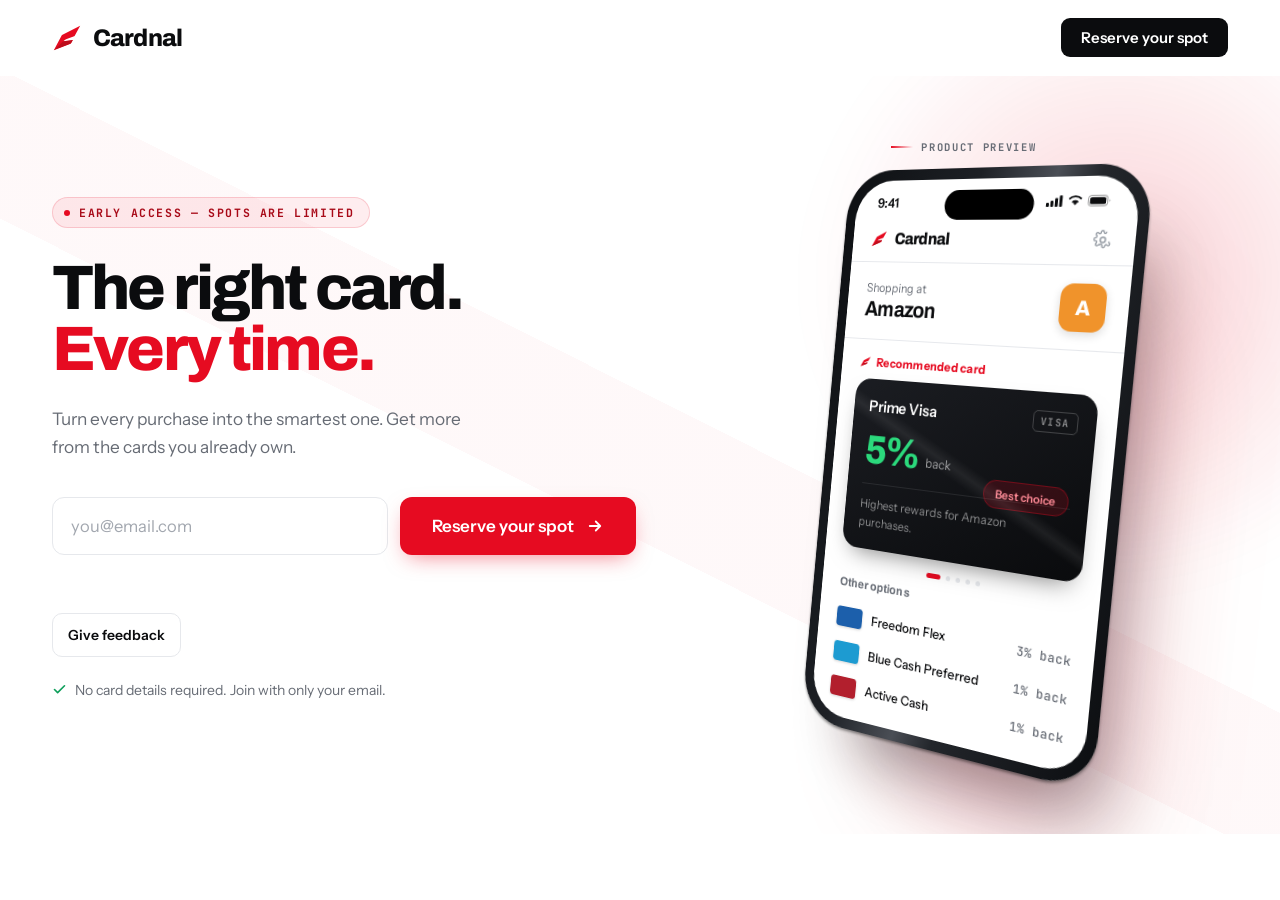
<file: index.html>
<!DOCTYPE html>
<html lang="en">
<head>
<meta charset="UTF-8">
<meta name="viewport" content="width=device-width, initial-scale=1">
<title>Cardnal — The right card. Every time.</title>
<link rel="icon" href="/favicon.ico" sizes="any">
<link rel="icon" type="image/svg+xml" href="/favicon.svg">
<link rel="apple-touch-icon" sizes="180x180" href="/apple-touch-icon.png">
<meta name="description" content="Cardnal tells you which card to use before you pay. Get more from the cards you already own.">
<link rel="preconnect" href="https://fonts.googleapis.com">
<link rel="preconnect" href="https://fonts.gstatic.com" crossorigin>
<link href="https://fonts.googleapis.com/css2?family=Archivo:wght@600;700;800&family=Instrument+Sans:wght@400;500;600&family=JetBrains+Mono:wght@500;700&display=swap" rel="stylesheet">
<style>
:root{
  --ink:#0B0C0E;
  --red:#E60B21;
  --red-deep:#A80A18;
  --paper:#FFFFFF;
  --mist:#F4F5F7;
  --line:#E6E8EC;
  --muted:#676C75;
  --gain:#0E9F5B;
  --wing:26.7deg;            /* the exact edge angle of the Cardnal mark */
  --display:'Archivo',system-ui,sans-serif;
  --body:'Instrument Sans',system-ui,sans-serif;
  --data:'JetBrains Mono',ui-monospace,monospace;
}
*{box-sizing:border-box;margin:0;padding:0}
html{-webkit-text-size-adjust:100%}
body{
  font-family:var(--body);
  color:var(--ink);
  background:var(--paper);
  -webkit-font-smoothing:antialiased;
  overflow-x:hidden;
}
a{color:inherit;text-decoration:none}
:focus-visible{outline:2.5px solid var(--red);outline-offset:3px;border-radius:4px}

/* ---------- nav ---------- */
.nav{
  position:sticky;top:0;z-index:50;
  background:rgba(255,255,255,.82);
  backdrop-filter:saturate(180%) blur(14px);
  border-bottom:1px solid transparent;
  transition:border-color .3s ease;
}
.nav.scrolled{border-bottom-color:var(--line)}
.nav-in{
  max-width:1240px;margin:0 auto;
  padding:18px 32px;
  display:flex;align-items:center;gap:40px;
}
.brand{display:flex;align-items:center;gap:11px;margin-right:auto}
.brand svg{width:30px;height:30px;display:block}
.brand span{
  font-family:var(--display);font-weight:800;font-size:24px;
  letter-spacing:-.035em;
}
.nav-links{display:flex;gap:32px;margin-left:auto;font-size:15px;font-weight:500;color:var(--muted)}
.nav-links a{transition:color .18s}
.nav-links a:hover{color:var(--ink)}
.nav-cta{
  white-space:nowrap;
  font-family:var(--body);font-weight:600;font-size:15px;
  padding:10px 20px;border-radius:9px;
  background:var(--ink);color:#fff;border:0;cursor:pointer;
  transition:background .18s,transform .18s;
}
.nav-cta:hover{background:var(--red);transform:translateY(-1px)}

/* ---------- hero ---------- */
.hero{position:relative;overflow:hidden}
/* structural motif: a light field raked to the mark's own angle */
.hero::before{
  content:'';position:absolute;inset:-40% -10%;
  background:linear-gradient(var(--wing),
    transparent 0 46%,
    rgba(230,11,33,.028) 46% 53%,
    transparent 53%);
  pointer-events:none;
}
.hero::after{
  content:'';position:absolute;right:-14%;top:-18%;
  width:680px;height:680px;border-radius:50%;
  background:radial-gradient(circle,rgba(230,11,33,.19),transparent 63%);
  filter:blur(26px);pointer-events:none;
}
.hero-in{
  position:relative;z-index:1;
  max-width:1240px;margin:0 auto;
  padding:64px 32px 78px;
  display:grid;grid-template-columns:1.05fr .95fr;
  gap:64px;align-items:center;
}

.eyebrow{
  display:inline-flex;align-items:center;gap:9px;
  font-family:var(--data);font-size:11.5px;font-weight:700;
  letter-spacing:.14em;text-transform:uppercase;color:var(--red-deep);
  background:rgba(230,11,33,.07);
  border:1px solid rgba(230,11,33,.16);
  padding:7px 14px 7px 11px;border-radius:100px;
  margin-bottom:30px;
}
.eyebrow i{
  width:6px;height:6px;border-radius:50%;background:var(--red);
  animation:pulse 2.4s ease-in-out infinite;
}
@keyframes pulse{0%,100%{opacity:1;transform:scale(1)}50%{opacity:.35;transform:scale(.75)}}

h1{
  font-family:var(--display);font-weight:800;
  font-size:clamp(30px,4.9vw,76px);
  line-height:.96;letter-spacing:-.045em;
  margin-bottom:26px;
}
h1 .b{display:block;white-space:nowrap}
h1 .r{display:block;white-space:nowrap;color:var(--red)}
.sub{
  font-size:clamp(16.5px,1.35vw,19px);
  line-height:1.62;color:var(--muted);
  max-width:26em;margin-bottom:36px;
}
.sub b{color:var(--ink);font-weight:600}

.actions{display:flex;align-items:center;gap:18px;flex-wrap:wrap;margin-bottom:44px}
.btn{
  font-family:var(--body);font-size:17px;font-weight:600;
  display:inline-flex;align-items:center;gap:12px;
  padding:17px 32px;border-radius:12px;border:0;cursor:pointer;
  background:var(--red);color:#fff;
  box-shadow:0 8px 22px -8px rgba(230,11,33,.55);
  transition:transform .2s cubic-bezier(.2,.7,.3,1),box-shadow .2s,background .2s;
}
.btn:hover{background:var(--red-deep);transform:translateY(-2px);box-shadow:0 14px 30px -10px rgba(230,11,33,.6)}
.btn svg{transition:transform .2s cubic-bezier(.2,.7,.3,1)}
.btn:hover svg{transform:translateX(5px)}
.btn-ghost{
  font-size:16px;font-weight:600;color:var(--muted);
  background:none;border:0;cursor:pointer;padding:8px 4px;
  border-bottom:1.5px solid var(--line);transition:color .18s,border-color .18s;
}
.btn-ghost:hover{color:var(--ink);border-color:var(--ink)}

.trust{display:flex;align-items:center;gap:26px;flex-wrap:wrap;font-size:14px;color:var(--muted)}
.trust div{display:flex;align-items:center;gap:8px}
.trust svg{color:var(--gain);flex-shrink:0}


.sr-only{position:absolute;width:1px;height:1px;padding:0;margin:-1px;overflow:hidden;clip:rect(0,0,0,0);white-space:nowrap;border:0}

.signup{display:flex;align-items:stretch;gap:12px;flex-wrap:wrap;margin-bottom:14px}
.field{flex:1 1 260px;min-width:0}
.field input{
  width:100%;height:100%;min-height:58px;
  font-family:var(--body);font-size:16.5px;color:var(--ink);
  background:#fff;border:1.5px solid var(--line);border-radius:12px;
  padding:0 18px;transition:border-color .18s,box-shadow .18s;
}
.field input::placeholder{color:#A2A7AF}
.field input:hover{border-color:#D3D7DE}
.field input:focus{outline:none;border-color:var(--red);box-shadow:0 0 0 4px rgba(230,11,33,.11)}
.signup.invalid .field input{border-color:var(--red)}
.signup .btn{flex:0 0 auto;min-height:58px}

.btn-spin{display:none;animation:spin .8s linear infinite}
@keyframes spin{to{transform:rotate(360deg)}}
.signup.loading .btn{pointer-events:none;background:var(--red-deep)}
.signup.loading .btn-arrow{display:none}
.signup.loading .btn-spin{display:block}
.signup.done .btn{background:var(--gain);box-shadow:0 8px 22px -8px rgba(14,159,91,.5);pointer-events:none}
.signup.done .btn-arrow{display:none}

.msg{
  font-size:14.5px;line-height:1.5;min-height:22px;
  margin-bottom:22px;color:var(--muted);
  display:flex;align-items:center;gap:7px;
}
.msg.err{color:var(--red)}
.msg.ok{color:var(--gain)}
.msg:empty{margin-bottom:22px}

.stage-col{display:flex;flex-direction:column;align-items:center;gap:14px;perspective:1000px;perspective-origin:44% 50%}
.preview-label{
  display:inline-flex;align-items:center;gap:8px;
  font-family:var(--data);font-size:10.5px;font-weight:700;
  letter-spacing:.16em;text-transform:uppercase;color:var(--muted);
}
.preview-label span{
  width:22px;height:1.5px;background:linear-gradient(90deg,var(--red),transparent);
}

/* ---------- phone ---------- */
.stage{display:flex;justify-content:center}
.phone{
  width:328px;flex-shrink:0;
  border-radius:52px;padding:11px;
  background:linear-gradient(102deg,#0d0f12 0%,#1d2025 34%,#4a4e55 52%,#23262b 62%,#0c0e11 100%);
  box-shadow:
    0 2px 3px rgba(0,0,0,.42),
    34px 52px 70px -30px rgba(11,12,14,.42),
    60px 96px 130px -60px rgba(230,11,33,.3);
  transform:rotateY(-26deg) rotateX(1deg) rotateZ(5.5deg);
  animation:rise 1s cubic-bezier(.2,.8,.25,1) both;
}
@keyframes rise{from{opacity:0;transform:rotateY(-34deg) rotateX(1deg) rotateZ(5.5deg) translateY(30px)}}
.screen{
  position:relative;background:#fff;border-radius:42px;overflow:hidden;
  height:566px;display:flex;flex-direction:column;
}
.status{
  display:flex;justify-content:space-between;align-items:center;
  padding:15px 26px 8px;font-size:13.5px;font-weight:600;
  font-family:var(--body);
}
.island{
  position:absolute;top:11px;left:50%;transform:translateX(-50%);
  width:97px;height:30px;background:#000;border-radius:100px;z-index:3;
}
.bars{display:flex;align-items:center;gap:5px}
.bars svg{display:block}

.appbar{
  display:flex;align-items:center;gap:9px;
  padding:12px 22px 14px;border-bottom:1px solid var(--line);
}
.appbar svg.mark{width:19px;height:19px}
.appbar b{font-family:var(--display);font-weight:800;font-size:17px;letter-spacing:-.03em}
.gear{margin-left:auto;color:#9AA0A8}

/* merchant */
.merchant{
  display:flex;align-items:center;gap:14px;
  padding:17px 22px;border-bottom:1px solid var(--line);
}
.merchant .lbl{font-size:12.5px;color:var(--muted);margin-bottom:3px}
.merchant .nm{
  font-family:var(--display);font-weight:700;font-size:22px;letter-spacing:-.03em;
}
.mono{
  margin-left:auto;width:46px;height:46px;border-radius:13px;
  display:grid;place-items:center;
  font-family:var(--display);font-weight:800;font-size:20px;color:#fff;
  box-shadow:0 3px 10px rgba(0,0,0,.14);
}

.reclabel{
  display:flex;align-items:center;gap:7px;
  padding:16px 22px 10px;
  font-size:12.5px;font-weight:700;color:var(--red);
  letter-spacing:.02em;
}

/* the card */
.cardwrap{padding:0 20px}
.card{
  position:relative;overflow:hidden;
  background:linear-gradient(150deg,#1B1D22,#0A0B0D);
  border-radius:18px;padding:18px;color:#fff;
  box-shadow:0 12px 26px -12px rgba(0,0,0,.55);
}
/* the mark's angle, reused as the card's light rake */
.card::after{
  content:'';position:absolute;inset:0;
  background:linear-gradient(var(--wing),transparent 46%,rgba(255,255,255,.07) 50%,transparent 54%);
}
.card-top{display:flex;justify-content:space-between;align-items:flex-start;margin-bottom:14px}
.card-nm{font-size:16px;font-weight:600;letter-spacing:-.01em}
.card-net{
  font-family:var(--data);font-size:10px;font-weight:700;
  letter-spacing:.16em;color:rgba(255,255,255,.5);
  border:1px solid rgba(255,255,255,.2);padding:3px 7px;border-radius:5px;
}
.rate{display:flex;align-items:flex-end;gap:9px;margin-bottom:4px}
.rate .n{
  font-family:var(--display);font-weight:800;font-size:42px;
  line-height:1;letter-spacing:-.045em;color:#2BD97C;
}
.rate .u{font-size:13px;color:rgba(255,255,255,.6);padding-bottom:6px}
.badge{
  position:absolute;right:20px;bottom:60px;
  font-size:11.5px;font-weight:600;color:#FF8A96;
  background:rgba(230,11,33,.17);border:1px solid rgba(230,11,33,.34);
  padding:6px 12px;border-radius:100px;
}
.why{
  font-size:12.5px;line-height:1.5;color:rgba(255,255,255,.52);
  border-top:1px solid rgba(255,255,255,.09);padding-top:12px;margin-top:14px;
}
.dots{display:flex;justify-content:center;gap:6px;padding:14px 0 4px}
.dots i{width:5px;height:5px;border-radius:50%;background:var(--line);transition:all .3s}
.dots i.on{background:var(--red);width:16px;border-radius:3px}

.others{padding:8px 22px 20px}
.others h4{
  font-family:var(--display);font-size:12.5px;font-weight:700;
  color:var(--muted);letter-spacing:.01em;margin-bottom:11px;
}
.row{display:flex;align-items:center;gap:11px;padding:8px 0}
.chip{width:31px;height:21px;border-radius:4px;flex-shrink:0;box-shadow:0 1px 3px rgba(0,0,0,.18)}
.row .t{font-size:13.5px;font-weight:500}
.row .v{margin-left:auto;font-family:var(--data);font-size:12.5px;font-weight:500;color:var(--muted)}


/* the swap: content leaves and enters along the mark's angle */
.swap{animation:swap .52s cubic-bezier(.25,.8,.3,1)}
@keyframes swap{
  0%{opacity:0;transform:translate(9px,-4.5px)}
  100%{opacity:1;transform:none}
}

@media (max-width:980px){
  h1{font-size:clamp(30px,8.4vw,58px)}
  .hero-in{grid-template-columns:1fr;gap:56px;padding:60px 26px 76px;text-align:center}
  .eyebrow{margin-bottom:24px}
  .sub{margin-left:auto;margin-right:auto}
  .signup,.trust,.msg{justify-content:center}
  .signup{max-width:460px;margin-left:auto;margin-right:auto}
  .phone{transform:none;animation:riseflat 1s cubic-bezier(.2,.8,.25,1) both}
  @keyframes riseflat{from{opacity:0;transform:translateY(26px)}}
  .nav-links{display:none}
  .hero::after{right:-40%;top:26%}
}
@media (max-width:520px){
  .nav-cta{font-size:14px;padding:9px 15px}
  .nav-cta .full{display:none}
}
@media (max-width:420px){
  .nav-in{padding:14px 20px}
  .phone{width:min(100%,320px)}
  .btn{width:100%;justify-content:center}
  .field{flex:1 1 100%}
}
@media (prefers-reduced-motion:reduce){
  *,*::before,*::after{animation:none!important;transition:none!important}
}
</style>
</head>
<body>

<!-- the mark, as real vector geometry -->
<svg width="0" height="0" style="position:absolute" aria-hidden="true"><defs>
<clipPath id="cSil" clipPathUnits="userSpaceOnUse"><path d="M962.00 95.91L341.94 408.23Q336.58 410.93 333.77 416.23L62.00 928.09L633.20 704.93Q648.10 699.11 656.03 685.21L709.87 590.84Q716.80 578.68 702.94 580.62L385.34 625.07Q446.56 567.69 479.35 555.44L755.59 452.20Q772.45 445.90 781.03 430.08Z"/></clipPath>
<g id="cMark">
  <path d="M962.00 95.91L341.94 408.23Q336.58 410.93 333.77 416.23L62.00 928.09L633.20 704.93Q648.10 699.11 656.03 685.21L709.87 590.84Q716.80 578.68 702.94 580.62L385.34 625.07Q446.56 567.69 479.35 555.44L755.59 452.20Q772.45 445.90 781.03 430.08Z" fill="#E60B21"/>
  <g clip-path="url(#cSil)"><path d="M62.00 928.09L633.20 704.93Q648.10 699.11 656.03 685.21L709.87 590.84Q716.80 578.68 702.94 580.62L385.34 625.07Z" fill="#BD0C1B" stroke="#BD0C1B" stroke-width="2"/></g>
</g>
</defs></svg>

<nav class="nav" id="nav">
  <div class="nav-in">
    <a class="brand" href="#" aria-label="Cardnal home">
      <svg viewBox="0 0 1024 1024" aria-hidden="true"><use href="#cMark"/></svg>
      <span>Cardnal</span>
    </a>
    <button class="nav-cta">Reserve<span class="full"> your spot</span></button>
  </div>
</nav>

<header class="hero">
  <div class="hero-in">

    <div class="copy">
      <div class="eyebrow"><i></i>Early access — spots are limited</div>

      <h1>
        <span class="b">The right card.</span>
        <span class="r">Every time.</span>
      </h1>

      <p class="sub">
        Turn every purchase into the smartest one.
        Get more from the cards you already own.
      </p>

      <form class="signup" id="signup" novalidate>
        <div class="field">
          <label class="sr-only" for="email">Email address</label>
          <input id="email" name="email" type="email" inputmode="email"
                 autocomplete="email" placeholder="you@email.com"
                 aria-describedby="formMsg" required>
        </div>
        <button class="btn" type="submit" id="submitBtn">
          <span class="btn-label">Reserve your spot</span>
          <svg class="btn-arrow" width="18" height="18" viewBox="0 0 24 24" fill="none" stroke="currentColor" stroke-width="2.4" stroke-linecap="round" stroke-linejoin="round" aria-hidden="true"><path d="M5 12h13M13 6l6 6-6 6"/></svg>
          <svg class="btn-spin" width="18" height="18" viewBox="0 0 24 24" fill="none" stroke="currentColor" stroke-width="2.6" stroke-linecap="round" aria-hidden="true"><path d="M12 3a9 9 0 1 0 9 9"/></svg>
        </button>
      </form>

      <p class="msg" id="formMsg" role="status" aria-live="polite"></p>

<div style="margin:0 0 24px">
  <a href="https://forms.gle/aTxgibvVpbq9XqU39"
     style="display:inline-flex;align-items:center;min-height:44px;padding:9px 15px;border:1.5px solid var(--line);border-radius:10px;color:var(--ink);background:#fff;font-weight:600;font-size:14px;text-decoration:none">
    Give feedback
  </a>
</div>

      <div class="trust">
        <div>
          <svg width="15" height="15" viewBox="0 0 24 24" fill="none" stroke="currentColor" stroke-width="2.6" stroke-linecap="round" stroke-linejoin="round" aria-hidden="true"><path d="M20 6 9 17l-5-5"/></svg>
          No card details required. Join with only your email.
        </div>
      </div>
    </div>

    <div class="stage">
      <div class="stage-col">
        <div class="preview-label"><span></span>Product preview</div>
      <div class="phone">
        <div class="screen">
          <div class="island"></div>
          <div class="status">
            <span>9:41</span>
            <span class="bars">
              <svg width="17" height="11" viewBox="0 0 17 11" fill="currentColor" aria-hidden="true"><rect x="0" y="7" width="3" height="4" rx="1"/><rect x="4.5" y="5" width="3" height="6" rx="1"/><rect x="9" y="2.5" width="3" height="8.5" rx="1"/><rect x="13.5" y="0" width="3" height="11" rx="1"/></svg>
              <svg width="15" height="11" viewBox="0 0 15 11" fill="currentColor" aria-hidden="true"><path d="M7.5 9.6 9.3 7.7a2.6 2.6 0 0 0-3.6 0zM3.9 6.2l1.3 1.3a3.9 3.9 0 0 1 4.6 0l1.3-1.3a5.8 5.8 0 0 0-7.2 0zM.6 2.9l1.3 1.3a8.3 8.3 0 0 1 11.2 0l1.3-1.3a10.1 10.1 0 0 0-13.8 0z"/></svg>
              <svg width="24" height="11" viewBox="0 0 24 11" fill="none" aria-hidden="true"><rect x=".6" y=".6" width="19" height="9.8" rx="2.8" stroke="currentColor" stroke-opacity=".4"/><rect x="2.2" y="2.2" width="15.8" height="6.6" rx="1.6" fill="currentColor"/><path d="M21.4 4v3a2 2 0 0 0 0-3z" fill="currentColor" fill-opacity=".4"/></svg>
            </span>
          </div>

          <div class="appbar">
            <svg class="mark" viewBox="0 0 1024 1024" aria-hidden="true"><use href="#cMark"/></svg>
            <b>Cardnal</b>
            <svg class="gear" width="19" height="19" viewBox="0 0 24 24" fill="none" stroke="currentColor" stroke-width="1.9" aria-hidden="true"><circle cx="12" cy="12" r="3.2"/><path d="M19.4 15a1.6 1.6 0 0 0 .3 1.8l.1.1a2 2 0 1 1-2.8 2.8l-.1-.1a1.6 1.6 0 0 0-2.7 1.1V21a2 2 0 1 1-4 0v-.1A1.6 1.6 0 0 0 7.1 19.4a1.6 1.6 0 0 0-1.8.3l-.1.1a2 2 0 1 1-2.8-2.8l.1-.1a1.6 1.6 0 0 0-1.1-2.7H1a2 2 0 1 1 0-4h.1a1.6 1.6 0 0 0 1.5-1.1 1.6 1.6 0 0 0-.3-1.8l-.1-.1a2 2 0 1 1 2.8-2.8l.1.1a1.6 1.6 0 0 0 1.8.3H7a1.6 1.6 0 0 0 1-1.5V3a2 2 0 1 1 4 0v.1a1.6 1.6 0 0 0 2.7 1.1 1.6 1.6 0 0 0 .3-1.8" transform="translate(1.9 0) scale(.92)"/></svg>
          </div>

          <div class="merchant">
            <div>
              <div class="lbl">Shopping at</div>
              <div class="nm" id="mName">Amazon</div>
            </div>
            <div class="mono" id="mMono">A</div>
          </div>

          <div class="reclabel">
            <svg width="13" height="13" viewBox="0 0 1024 1024" aria-hidden="true"><use href="#cMark"/></svg>
            Recommended card
          </div>

          <div class="cardwrap">
            <div class="card" id="card">
              <div class="card-top">
                <div class="card-nm" id="cName">Prime Visa</div>
                <div class="card-net" id="cNet">VISA</div>
              </div>
              <div class="rate">
                <span class="n" id="cRate">5%</span>
                <span class="u">back</span>
              </div>
              <div class="badge">Best choice</div>
              <div class="why" id="cWhy">Highest rewards for Amazon purchases.</div>
            </div>
            <div class="dots" id="dots"></div>
          </div>

          <div class="others">
            <h4>Other options</h4>
            <div id="rows"></div>
          </div>

        </div>
      </div>
      </div>
    </div>

  </div>
</header>

<script>
const SCENES = [
  { m:'Amazon',       mono:'A', tint:'#F0932B',
    card:'Prime Visa',        net:'VISA',   rate:'5%',
    why:'Highest rewards for Amazon purchases.',
    others:[['Freedom Flex','#1C5FAB','3% back'],['Blue Cash Preferred','#1D9BD1','1% back'],['Active Cash','#B21F2D','1% back']] },
  { m:'Whole Foods',  mono:'W', tint:'#0E9F5B',
    card:'Prime Visa',        net:'VISA',   rate:'5%',
    why:'Grocery bonus applies at Whole Foods.',
    others:[['Blue Cash Preferred','#1D9BD1','3% back'],['Freedom Flex','#1C5FAB','1% back'],['Active Cash','#B21F2D','1% back']] },
  { m:'Shell',        mono:'S', tint:'#E8B21A',
    card:'Blue Cash Preferred', net:'AMEX', rate:'3%',
    why:'Best standing rate on fuel this quarter.',
    others:[['Freedom Flex','#1C5FAB','2% back'],['Active Cash','#B21F2D','1.5% back'],['Prime Visa','#1C3FAB','1% back']] },
  { m:'Delta',        mono:'D', tint:'#8E44AD',
    card:'Freedom Flex',      net:'MASTERCARD', rate:'5%',
    why:'Travel is this quarter\u2019s rotating category.',
    others:[['Active Cash','#B21F2D','2% back'],['Prime Visa','#1C3FAB','1% back'],['Blue Cash Preferred','#1D9BD1','1% back']] },
  { m:'Chipotle',     mono:'C', tint:'#C0392B',
    card:'Freedom Flex',      net:'MASTERCARD', rate:'3%',
    why:'Dining bonus beats your flat-rate cards.',
    others:[['Active Cash','#B21F2D','2% back'],['Prime Visa','#1C3FAB','1% back'],['Blue Cash Preferred','#1D9BD1','1% back']] }
];

const $ = id => document.getElementById(id);
const dots = $('dots');
SCENES.forEach(() => dots.appendChild(document.createElement('i')));

let i = 0;
function paint(n){
  const s = SCENES[n];
  $('mName').textContent = s.m;
  $('mMono').textContent = s.mono;
  $('mMono').style.background = s.tint;
  $('cName').textContent = s.card;
  $('cNet').textContent  = s.net;
  $('cRate').textContent = s.rate;
  $('cWhy').textContent  = s.why;
  $('rows').innerHTML = s.others.map(([t,c,v]) =>
    `<div class="row"><span class="chip" style="background:${c}"></span><span class="t">${t}</span><span class="v">${v}</span></div>`
  ).join('');
  [...dots.children].forEach((d,k) => d.classList.toggle('on', k === n));

  ['mName','mMono','card','rows'].forEach(id => {
    const el = $(id);
    el.classList.remove('swap');
    void el.offsetWidth;
    el.classList.add('swap');
  });
}
paint(0);

const still = window.matchMedia('(prefers-reduced-motion: reduce)').matches;
if (!still) setInterval(() => { i = (i + 1) % SCENES.length; paint(i); }, 3400);


/* ---------- waitlist signup ---------- */
const form = $('signup'), input = $('email'), msg = $('formMsg'), submitBtn = $('submitBtn');
const btnLabel = submitBtn.querySelector('.btn-label');
const EMAIL_RE = /^[^\s@]+@[^\s@]+\.[a-z]{2,}$/i;
let sending = false;

function setMsg(text, kind){
  msg.textContent = text;
  msg.className = 'msg' + (kind ? ' ' + kind : '');
}

form.addEventListener('submit', async e => {
  e.preventDefault();
  if (sending || form.classList.contains('done')) return;

  const email = input.value.trim();
  form.classList.remove('invalid');

  if (!email)              { form.classList.add('invalid'); input.focus(); return setMsg('Enter your email to join the waitlist.','err'); }
  if (!EMAIL_RE.test(email)){ form.classList.add('invalid'); input.focus(); return setMsg('That email doesn\u2019t look right. Check it and try again.','err'); }

  sending = true;
  form.classList.add('loading');
  btnLabel.textContent = 'Reserving\u2026';
  setMsg('Adding you to the waitlist\u2026');

  try {
    const res = await fetch('/api/waitlist', {
      method:'POST',
      headers:{'Content-Type':'application/json'},
      body: JSON.stringify({ email })
    });
    let data = {};
    try { data = await res.json(); } catch {}

    form.classList.remove('loading');

    if (res.ok) {
      form.classList.add('done');
      btnLabel.textContent = "You're on the list";
      input.readOnly = true;
      setMsg("You're in. We'll email you when your spot opens up.",'ok');
    } else if (res.status === 409) {
      btnLabel.textContent = 'Reserve your spot';
      setMsg("That email is already on the list \u2014 you're all set.",'ok');
    } else if (res.status === 400) {
      btnLabel.textContent = 'Reserve your spot';
      form.classList.add('invalid'); input.focus();
      setMsg(data.error || 'That email doesn\u2019t look right. Check it and try again.','err');
    } else if (res.status === 429) {
      btnLabel.textContent = 'Reserve your spot';
      setMsg('Too many attempts. Give it a minute and try again.','err');
    } else {
      btnLabel.textContent = 'Reserve your spot';
      setMsg(data.error || 'Something went wrong on our end. Try again in a moment.','err');
    }
  } catch (err) {
    form.classList.remove('loading');
    btnLabel.textContent = 'Reserve your spot';
    setMsg("Couldn't reach the server. Check your connection and try again.",'err');
  } finally {
    sending = false;
  }
});

input.addEventListener('input', () => {
  if (form.classList.contains('invalid')) { form.classList.remove('invalid'); setMsg(''); }
});

/* every "Reserve your spot" control sends you to the email field */
function goToEmail(){
  const still = matchMedia('(prefers-reduced-motion: reduce)').matches;
  input.scrollIntoView({ behavior: still ? 'auto' : 'smooth', block:'center' });
  setTimeout(() => input.focus({ preventScroll:true }), still ? 0 : 420);
}
document.querySelector('.nav-cta').addEventListener('click', goToEmail);

addEventListener('scroll', () => {
  $('nav').classList.toggle('scrolled', scrollY > 8);
}, {passive:true});
</script>
</body>
</html>
</file>
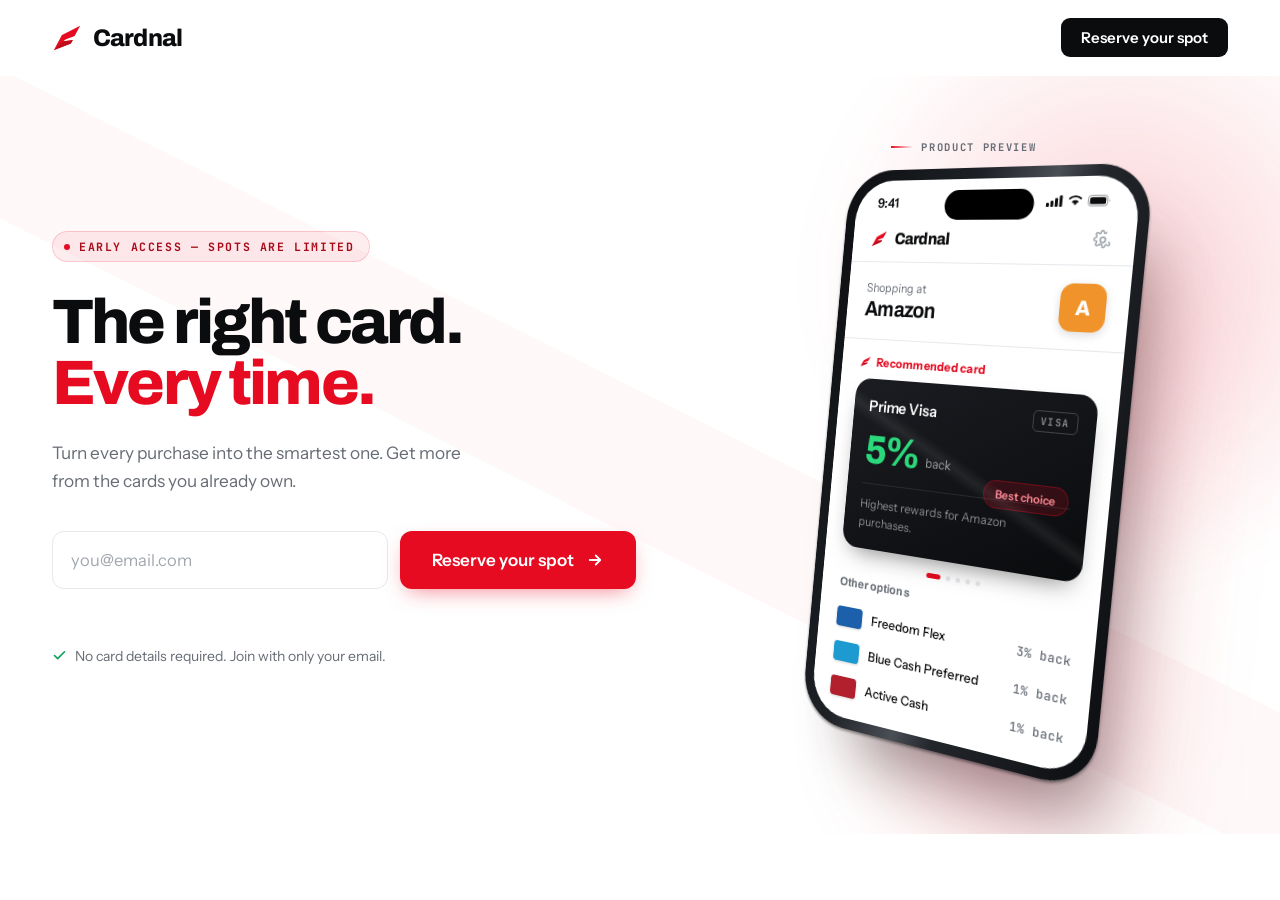
<file: Cardnal/Website/cardnal-site/index.html>
<!DOCTYPE html>
<html lang="en">
<head>
<meta charset="UTF-8">
<meta name="viewport" content="width=device-width, initial-scale=1">
<title>Cardnal — The right card. Every time.</title>
<meta name="description" content="Cardnal tells you which card to use before you pay. Get more from the cards you already own.">
<link rel="preconnect" href="https://fonts.googleapis.com">
<link rel="preconnect" href="https://fonts.gstatic.com" crossorigin>
<link href="https://fonts.googleapis.com/css2?family=Archivo:wght@600;700;800&family=Instrument+Sans:wght@400;500;600&family=JetBrains+Mono:wght@500;700&display=swap" rel="stylesheet">
<style>
:root{
  --ink:#0B0C0E;
  --red:#E60B21;
  --red-deep:#A80A18;
  --paper:#FFFFFF;
  --mist:#F4F5F7;
  --line:#E6E8EC;
  --muted:#676C75;
  --gain:#0E9F5B;
  --wing:26.7deg;            /* the exact edge angle of the Cardnal mark */
  --display:'Archivo',system-ui,sans-serif;
  --body:'Instrument Sans',system-ui,sans-serif;
  --data:'JetBrains Mono',ui-monospace,monospace;
}
*{box-sizing:border-box;margin:0;padding:0}
html{-webkit-text-size-adjust:100%}
body{
  font-family:var(--body);
  color:var(--ink);
  background:var(--paper);
  -webkit-font-smoothing:antialiased;
  overflow-x:hidden;
}
a{color:inherit;text-decoration:none}
:focus-visible{outline:2.5px solid var(--red);outline-offset:3px;border-radius:4px}

/* ---------- nav ---------- */
.nav{
  position:sticky;top:0;z-index:50;
  background:rgba(255,255,255,.82);
  backdrop-filter:saturate(180%) blur(14px);
  border-bottom:1px solid transparent;
  transition:border-color .3s ease;
}
.nav.scrolled{border-bottom-color:var(--line)}
.nav-in{
  max-width:1240px;margin:0 auto;
  padding:18px 32px;
  display:flex;align-items:center;gap:40px;
}
.brand{display:flex;align-items:center;gap:11px;margin-right:auto}
.brand svg{width:30px;height:30px;display:block}
.brand span{
  font-family:var(--display);font-weight:800;font-size:24px;
  letter-spacing:-.035em;
}
.nav-links{display:flex;gap:32px;margin-left:auto;font-size:15px;font-weight:500;color:var(--muted)}
.nav-links a{transition:color .18s}
.nav-links a:hover{color:var(--ink)}
.nav-cta{
  white-space:nowrap;
  font-family:var(--body);font-weight:600;font-size:15px;
  padding:10px 20px;border-radius:9px;
  background:var(--ink);color:#fff;border:0;cursor:pointer;
  transition:background .18s,transform .18s;
}
.nav-cta:hover{background:var(--red);transform:translateY(-1px)}

/* ---------- hero ---------- */
.hero{position:relative;overflow:hidden}
/* structural motif: a light field raked to the mark's own angle */
.hero::before{
  content:'';position:absolute;inset:-40% -10%;
  background:linear-gradient(var(--wing),
    transparent 0 46%,
    rgba(230,11,33,.028) 46% 53%,
    transparent 53%);
  pointer-events:none;
}
.hero::after{
  content:'';position:absolute;right:-14%;top:-18%;
  width:680px;height:680px;border-radius:50%;
  background:radial-gradient(circle,rgba(230,11,33,.19),transparent 63%);
  filter:blur(26px);pointer-events:none;
}
.hero-in{
  position:relative;z-index:1;
  max-width:1240px;margin:0 auto;
  padding:64px 32px 78px;
  display:grid;grid-template-columns:1.05fr .95fr;
  gap:64px;align-items:center;
}

.eyebrow{
  display:inline-flex;align-items:center;gap:9px;
  font-family:var(--data);font-size:11.5px;font-weight:700;
  letter-spacing:.14em;text-transform:uppercase;color:var(--red-deep);
  background:rgba(230,11,33,.07);
  border:1px solid rgba(230,11,33,.16);
  padding:7px 14px 7px 11px;border-radius:100px;
  margin-bottom:30px;
}
.eyebrow i{
  width:6px;height:6px;border-radius:50%;background:var(--red);
  animation:pulse 2.4s ease-in-out infinite;
}
@keyframes pulse{0%,100%{opacity:1;transform:scale(1)}50%{opacity:.35;transform:scale(.75)}}

h1{
  font-family:var(--display);font-weight:800;
  font-size:clamp(30px,4.9vw,76px);
  line-height:.96;letter-spacing:-.045em;
  margin-bottom:26px;
}
h1 .b{display:block;white-space:nowrap}
h1 .r{display:block;white-space:nowrap;color:var(--red)}
.sub{
  font-size:clamp(16.5px,1.35vw,19px);
  line-height:1.62;color:var(--muted);
  max-width:26em;margin-bottom:36px;
}
.sub b{color:var(--ink);font-weight:600}

.actions{display:flex;align-items:center;gap:18px;flex-wrap:wrap;margin-bottom:44px}
.btn{
  font-family:var(--body);font-size:17px;font-weight:600;
  display:inline-flex;align-items:center;gap:12px;
  padding:17px 32px;border-radius:12px;border:0;cursor:pointer;
  background:var(--red);color:#fff;
  box-shadow:0 8px 22px -8px rgba(230,11,33,.55);
  transition:transform .2s cubic-bezier(.2,.7,.3,1),box-shadow .2s,background .2s;
}
.btn:hover{background:var(--red-deep);transform:translateY(-2px);box-shadow:0 14px 30px -10px rgba(230,11,33,.6)}
.btn svg{transition:transform .2s cubic-bezier(.2,.7,.3,1)}
.btn:hover svg{transform:translateX(5px)}
.btn-ghost{
  font-size:16px;font-weight:600;color:var(--muted);
  background:none;border:0;cursor:pointer;padding:8px 4px;
  border-bottom:1.5px solid var(--line);transition:color .18s,border-color .18s;
}
.btn-ghost:hover{color:var(--ink);border-color:var(--ink)}

.trust{display:flex;align-items:center;gap:26px;flex-wrap:wrap;font-size:14px;color:var(--muted)}
.trust div{display:flex;align-items:center;gap:8px}
.trust svg{color:var(--gain);flex-shrink:0}


.sr-only{position:absolute;width:1px;height:1px;padding:0;margin:-1px;overflow:hidden;clip:rect(0,0,0,0);white-space:nowrap;border:0}

.signup{display:flex;align-items:stretch;gap:12px;flex-wrap:wrap;margin-bottom:14px}
.field{flex:1 1 260px;min-width:0}
.field input{
  width:100%;height:100%;min-height:58px;
  font-family:var(--body);font-size:16.5px;color:var(--ink);
  background:#fff;border:1.5px solid var(--line);border-radius:12px;
  padding:0 18px;transition:border-color .18s,box-shadow .18s;
}
.field input::placeholder{color:#A2A7AF}
.field input:hover{border-color:#D3D7DE}
.field input:focus{outline:none;border-color:var(--red);box-shadow:0 0 0 4px rgba(230,11,33,.11)}
.signup.invalid .field input{border-color:var(--red)}
.signup .btn{flex:0 0 auto;min-height:58px}

.btn-spin{display:none;animation:spin .8s linear infinite}
@keyframes spin{to{transform:rotate(360deg)}}
.signup.loading .btn{pointer-events:none;background:var(--red-deep)}
.signup.loading .btn-arrow{display:none}
.signup.loading .btn-spin{display:block}
.signup.done .btn{background:var(--gain);box-shadow:0 8px 22px -8px rgba(14,159,91,.5);pointer-events:none}
.signup.done .btn-arrow{display:none}

.msg{
  font-size:14.5px;line-height:1.5;min-height:22px;
  margin-bottom:22px;color:var(--muted);
  display:flex;align-items:center;gap:7px;
}
.msg.err{color:var(--red)}
.msg.ok{color:var(--gain)}
.msg:empty{margin-bottom:22px}

.stage-col{display:flex;flex-direction:column;align-items:center;gap:14px;perspective:1000px;perspective-origin:44% 50%}
.preview-label{
  display:inline-flex;align-items:center;gap:8px;
  font-family:var(--data);font-size:10.5px;font-weight:700;
  letter-spacing:.16em;text-transform:uppercase;color:var(--muted);
}
.preview-label span{
  width:22px;height:1.5px;background:linear-gradient(90deg,var(--red),transparent);
}

/* ---------- phone ---------- */
.stage{display:flex;justify-content:center}
.phone{
  width:328px;flex-shrink:0;
  border-radius:52px;padding:11px;
  background:linear-gradient(102deg,#0d0f12 0%,#1d2025 34%,#4a4e55 52%,#23262b 62%,#0c0e11 100%);
  box-shadow:
    0 2px 3px rgba(0,0,0,.42),
    34px 52px 70px -30px rgba(11,12,14,.42),
    60px 96px 130px -60px rgba(230,11,33,.3);
  transform:rotateY(-26deg) rotateX(1deg) rotateZ(5.5deg);
  animation:rise 1s cubic-bezier(.2,.8,.25,1) both;
}
@keyframes rise{from{opacity:0;transform:rotateY(-34deg) rotateX(1deg) rotateZ(5.5deg) translateY(30px)}}
.screen{
  position:relative;background:#fff;border-radius:42px;overflow:hidden;
  height:566px;display:flex;flex-direction:column;
}
.status{
  display:flex;justify-content:space-between;align-items:center;
  padding:15px 26px 8px;font-size:13.5px;font-weight:600;
  font-family:var(--body);
}
.island{
  position:absolute;top:11px;left:50%;transform:translateX(-50%);
  width:97px;height:30px;background:#000;border-radius:100px;z-index:3;
}
.bars{display:flex;align-items:center;gap:5px}
.bars svg{display:block}

.appbar{
  display:flex;align-items:center;gap:9px;
  padding:12px 22px 14px;border-bottom:1px solid var(--line);
}
.appbar svg.mark{width:19px;height:19px}
.appbar b{font-family:var(--display);font-weight:800;font-size:17px;letter-spacing:-.03em}
.gear{margin-left:auto;color:#9AA0A8}

/* merchant */
.merchant{
  display:flex;align-items:center;gap:14px;
  padding:17px 22px;border-bottom:1px solid var(--line);
}
.merchant .lbl{font-size:12.5px;color:var(--muted);margin-bottom:3px}
.merchant .nm{
  font-family:var(--display);font-weight:700;font-size:22px;letter-spacing:-.03em;
}
.mono{
  margin-left:auto;width:46px;height:46px;border-radius:13px;
  display:grid;place-items:center;
  font-family:var(--display);font-weight:800;font-size:20px;color:#fff;
  box-shadow:0 3px 10px rgba(0,0,0,.14);
}

.reclabel{
  display:flex;align-items:center;gap:7px;
  padding:16px 22px 10px;
  font-size:12.5px;font-weight:700;color:var(--red);
  letter-spacing:.02em;
}

/* the card */
.cardwrap{padding:0 20px}
.card{
  position:relative;overflow:hidden;
  background:linear-gradient(150deg,#1B1D22,#0A0B0D);
  border-radius:18px;padding:18px;color:#fff;
  box-shadow:0 12px 26px -12px rgba(0,0,0,.55);
}
/* the mark's angle, reused as the card's light rake */
.card::after{
  content:'';position:absolute;inset:0;
  background:linear-gradient(var(--wing),transparent 46%,rgba(255,255,255,.07) 50%,transparent 54%);
}
.card-top{display:flex;justify-content:space-between;align-items:flex-start;margin-bottom:14px}
.card-nm{font-size:16px;font-weight:600;letter-spacing:-.01em}
.card-net{
  font-family:var(--data);font-size:10px;font-weight:700;
  letter-spacing:.16em;color:rgba(255,255,255,.5);
  border:1px solid rgba(255,255,255,.2);padding:3px 7px;border-radius:5px;
}
.rate{display:flex;align-items:flex-end;gap:9px;margin-bottom:4px}
.rate .n{
  font-family:var(--display);font-weight:800;font-size:42px;
  line-height:1;letter-spacing:-.045em;color:#2BD97C;
}
.rate .u{font-size:13px;color:rgba(255,255,255,.6);padding-bottom:6px}
.badge{
  position:absolute;right:20px;bottom:60px;
  font-size:11.5px;font-weight:600;color:#FF8A96;
  background:rgba(230,11,33,.17);border:1px solid rgba(230,11,33,.34);
  padding:6px 12px;border-radius:100px;
}
.why{
  font-size:12.5px;line-height:1.5;color:rgba(255,255,255,.52);
  border-top:1px solid rgba(255,255,255,.09);padding-top:12px;margin-top:14px;
}
.dots{display:flex;justify-content:center;gap:6px;padding:14px 0 4px}
.dots i{width:5px;height:5px;border-radius:50%;background:var(--line);transition:all .3s}
.dots i.on{background:var(--red);width:16px;border-radius:3px}

.others{padding:8px 22px 20px}
.others h4{
  font-family:var(--display);font-size:12.5px;font-weight:700;
  color:var(--muted);letter-spacing:.01em;margin-bottom:11px;
}
.row{display:flex;align-items:center;gap:11px;padding:8px 0}
.chip{width:31px;height:21px;border-radius:4px;flex-shrink:0;box-shadow:0 1px 3px rgba(0,0,0,.18)}
.row .t{font-size:13.5px;font-weight:500}
.row .v{margin-left:auto;font-family:var(--data);font-size:12.5px;font-weight:500;color:var(--muted)}


/* the swap: content leaves and enters along the mark's angle */
.swap{animation:swap .52s cubic-bezier(.25,.8,.3,1)}
@keyframes swap{
  0%{opacity:0;transform:translate(9px,-4.5px)}
  100%{opacity:1;transform:none}
}

@media (max-width:980px){
  h1{font-size:clamp(30px,8.4vw,58px)}
  .hero-in{grid-template-columns:1fr;gap:56px;padding:60px 26px 76px;text-align:center}
  .eyebrow{margin-bottom:24px}
  .sub{margin-left:auto;margin-right:auto}
  .signup,.trust,.msg{justify-content:center}
  .signup{max-width:460px;margin-left:auto;margin-right:auto}
  .phone{transform:none;animation:riseflat 1s cubic-bezier(.2,.8,.25,1) both}
  @keyframes riseflat{from{opacity:0;transform:translateY(26px)}}
  .nav-links{display:none}
  .hero::after{right:-40%;top:26%}
}
@media (max-width:520px){
  .nav-cta{font-size:14px;padding:9px 15px}
  .nav-cta .full{display:none}
}
@media (max-width:420px){
  .nav-in{padding:14px 20px}
  .phone{width:min(100%,320px)}
  .btn{width:100%;justify-content:center}
  .field{flex:1 1 100%}
}
@media (prefers-reduced-motion:reduce){
  *,*::before,*::after{animation:none!important;transition:none!important}
}
</style>
</head>
<body>

<!-- the mark, as real vector geometry -->
<svg width="0" height="0" style="position:absolute" aria-hidden="true"><defs>
<clipPath id="cSil" clipPathUnits="userSpaceOnUse"><path d="M962.00 95.91L341.94 408.23Q336.58 410.93 333.77 416.23L62.00 928.09L633.20 704.93Q648.10 699.11 656.03 685.21L709.87 590.84Q716.80 578.68 702.94 580.62L385.34 625.07Q446.56 567.69 479.35 555.44L755.59 452.20Q772.45 445.90 781.03 430.08Z"/></clipPath>
<g id="cMark">
  <path d="M962.00 95.91L341.94 408.23Q336.58 410.93 333.77 416.23L62.00 928.09L633.20 704.93Q648.10 699.11 656.03 685.21L709.87 590.84Q716.80 578.68 702.94 580.62L385.34 625.07Q446.56 567.69 479.35 555.44L755.59 452.20Q772.45 445.90 781.03 430.08Z" fill="#E60B21"/>
  <g clip-path="url(#cSil)"><path d="M62.00 928.09L633.20 704.93Q648.10 699.11 656.03 685.21L709.87 590.84Q716.80 578.68 702.94 580.62L385.34 625.07Z" fill="#BD0C1B" stroke="#BD0C1B" stroke-width="2"/></g>
</g>
</defs></svg>

<nav class="nav" id="nav">
  <div class="nav-in">
    <a class="brand" href="#" aria-label="Cardnal home">
      <svg viewBox="0 0 1024 1024" aria-hidden="true"><use href="#cMark"/></svg>
      <span>Cardnal</span>
    </a>
    <button class="nav-cta">Reserve<span class="full"> your spot</span></button>
  </div>
</nav>

<header class="hero">
  <div class="hero-in">

    <div class="copy">
      <div class="eyebrow"><i></i>Early access — spots are limited</div>

      <h1>
        <span class="b">The right card.</span>
        <span class="r">Every time.</span>
      </h1>

      <p class="sub">
        Turn every purchase into the smartest one.
        Get more from the cards you already own.
      </p>

      <form class="signup" id="signup" novalidate>
        <div class="field">
          <label class="sr-only" for="email">Email address</label>
          <input id="email" name="email" type="email" inputmode="email"
                 autocomplete="email" placeholder="you@email.com"
                 aria-describedby="formMsg" required>
        </div>
        <button class="btn" type="submit" id="submitBtn">
          <span class="btn-label">Reserve your spot</span>
          <svg class="btn-arrow" width="18" height="18" viewBox="0 0 24 24" fill="none" stroke="currentColor" stroke-width="2.4" stroke-linecap="round" stroke-linejoin="round" aria-hidden="true"><path d="M5 12h13M13 6l6 6-6 6"/></svg>
          <svg class="btn-spin" width="18" height="18" viewBox="0 0 24 24" fill="none" stroke="currentColor" stroke-width="2.6" stroke-linecap="round" aria-hidden="true"><path d="M12 3a9 9 0 1 0 9 9"/></svg>
        </button>
      </form>

      <p class="msg" id="formMsg" role="status" aria-live="polite"></p>

      <div class="trust">
        <div>
          <svg width="15" height="15" viewBox="0 0 24 24" fill="none" stroke="currentColor" stroke-width="2.6" stroke-linecap="round" stroke-linejoin="round" aria-hidden="true"><path d="M20 6 9 17l-5-5"/></svg>
          No card details required. Join with only your email.
        </div>
      </div>
    </div>

    <div class="stage">
      <div class="stage-col">
        <div class="preview-label"><span></span>Product preview</div>
      <div class="phone">
        <div class="screen">
          <div class="island"></div>
          <div class="status">
            <span>9:41</span>
            <span class="bars">
              <svg width="17" height="11" viewBox="0 0 17 11" fill="currentColor" aria-hidden="true"><rect x="0" y="7" width="3" height="4" rx="1"/><rect x="4.5" y="5" width="3" height="6" rx="1"/><rect x="9" y="2.5" width="3" height="8.5" rx="1"/><rect x="13.5" y="0" width="3" height="11" rx="1"/></svg>
              <svg width="15" height="11" viewBox="0 0 15 11" fill="currentColor" aria-hidden="true"><path d="M7.5 9.6 9.3 7.7a2.6 2.6 0 0 0-3.6 0zM3.9 6.2l1.3 1.3a3.9 3.9 0 0 1 4.6 0l1.3-1.3a5.8 5.8 0 0 0-7.2 0zM.6 2.9l1.3 1.3a8.3 8.3 0 0 1 11.2 0l1.3-1.3a10.1 10.1 0 0 0-13.8 0z"/></svg>
              <svg width="24" height="11" viewBox="0 0 24 11" fill="none" aria-hidden="true"><rect x=".6" y=".6" width="19" height="9.8" rx="2.8" stroke="currentColor" stroke-opacity=".4"/><rect x="2.2" y="2.2" width="15.8" height="6.6" rx="1.6" fill="currentColor"/><path d="M21.4 4v3a2 2 0 0 0 0-3z" fill="currentColor" fill-opacity=".4"/></svg>
            </span>
          </div>

          <div class="appbar">
            <svg class="mark" viewBox="0 0 1024 1024" aria-hidden="true"><use href="#cMark"/></svg>
            <b>Cardnal</b>
            <svg class="gear" width="19" height="19" viewBox="0 0 24 24" fill="none" stroke="currentColor" stroke-width="1.9" aria-hidden="true"><circle cx="12" cy="12" r="3.2"/><path d="M19.4 15a1.6 1.6 0 0 0 .3 1.8l.1.1a2 2 0 1 1-2.8 2.8l-.1-.1a1.6 1.6 0 0 0-2.7 1.1V21a2 2 0 1 1-4 0v-.1A1.6 1.6 0 0 0 7.1 19.4a1.6 1.6 0 0 0-1.8.3l-.1.1a2 2 0 1 1-2.8-2.8l.1-.1a1.6 1.6 0 0 0-1.1-2.7H1a2 2 0 1 1 0-4h.1a1.6 1.6 0 0 0 1.5-1.1 1.6 1.6 0 0 0-.3-1.8l-.1-.1a2 2 0 1 1 2.8-2.8l.1.1a1.6 1.6 0 0 0 1.8.3H7a1.6 1.6 0 0 0 1-1.5V3a2 2 0 1 1 4 0v.1a1.6 1.6 0 0 0 2.7 1.1 1.6 1.6 0 0 0 .3-1.8" transform="translate(1.9 0) scale(.92)"/></svg>
          </div>

          <div class="merchant">
            <div>
              <div class="lbl">Shopping at</div>
              <div class="nm" id="mName">Amazon</div>
            </div>
            <div class="mono" id="mMono">A</div>
          </div>

          <div class="reclabel">
            <svg width="13" height="13" viewBox="0 0 1024 1024" aria-hidden="true"><use href="#cMark"/></svg>
            Recommended card
          </div>

          <div class="cardwrap">
            <div class="card" id="card">
              <div class="card-top">
                <div class="card-nm" id="cName">Prime Visa</div>
                <div class="card-net" id="cNet">VISA</div>
              </div>
              <div class="rate">
                <span class="n" id="cRate">5%</span>
                <span class="u">back</span>
              </div>
              <div class="badge">Best choice</div>
              <div class="why" id="cWhy">Highest rewards for Amazon purchases.</div>
            </div>
            <div class="dots" id="dots"></div>
          </div>

          <div class="others">
            <h4>Other options</h4>
            <div id="rows"></div>
          </div>

        </div>
      </div>
      </div>
    </div>

  </div>
</header>

<script>
const SCENES = [
  { m:'Amazon',       mono:'A', tint:'#F0932B',
    card:'Prime Visa',        net:'VISA',   rate:'5%',
    why:'Highest rewards for Amazon purchases.',
    others:[['Freedom Flex','#1C5FAB','3% back'],['Blue Cash Preferred','#1D9BD1','1% back'],['Active Cash','#B21F2D','1% back']] },
  { m:'Whole Foods',  mono:'W', tint:'#0E9F5B',
    card:'Prime Visa',        net:'VISA',   rate:'5%',
    why:'Grocery bonus applies at Whole Foods.',
    others:[['Blue Cash Preferred','#1D9BD1','3% back'],['Freedom Flex','#1C5FAB','1% back'],['Active Cash','#B21F2D','1% back']] },
  { m:'Shell',        mono:'S', tint:'#E8B21A',
    card:'Blue Cash Preferred', net:'AMEX', rate:'3%',
    why:'Best standing rate on fuel this quarter.',
    others:[['Freedom Flex','#1C5FAB','2% back'],['Active Cash','#B21F2D','1.5% back'],['Prime Visa','#1C3FAB','1% back']] },
  { m:'Delta',        mono:'D', tint:'#8E44AD',
    card:'Freedom Flex',      net:'MASTERCARD', rate:'5%',
    why:'Travel is this quarter\u2019s rotating category.',
    others:[['Active Cash','#B21F2D','2% back'],['Prime Visa','#1C3FAB','1% back'],['Blue Cash Preferred','#1D9BD1','1% back']] },
  { m:'Chipotle',     mono:'C', tint:'#C0392B',
    card:'Freedom Flex',      net:'MASTERCARD', rate:'3%',
    why:'Dining bonus beats your flat-rate cards.',
    others:[['Active Cash','#B21F2D','2% back'],['Prime Visa','#1C3FAB','1% back'],['Blue Cash Preferred','#1D9BD1','1% back']] }
];

const $ = id => document.getElementById(id);
const dots = $('dots');
SCENES.forEach(() => dots.appendChild(document.createElement('i')));

let i = 0;
function paint(n){
  const s = SCENES[n];
  $('mName').textContent = s.m;
  $('mMono').textContent = s.mono;
  $('mMono').style.background = s.tint;
  $('cName').textContent = s.card;
  $('cNet').textContent  = s.net;
  $('cRate').textContent = s.rate;
  $('cWhy').textContent  = s.why;
  $('rows').innerHTML = s.others.map(([t,c,v]) =>
    `<div class="row"><span class="chip" style="background:${c}"></span><span class="t">${t}</span><span class="v">${v}</span></div>`
  ).join('');
  [...dots.children].forEach((d,k) => d.classList.toggle('on', k === n));

  ['mName','mMono','card','rows'].forEach(id => {
    const el = $(id);
    el.classList.remove('swap');
    void el.offsetWidth;
    el.classList.add('swap');
  });
}
paint(0);

const still = window.matchMedia('(prefers-reduced-motion: reduce)').matches;
if (!still) setInterval(() => { i = (i + 1) % SCENES.length; paint(i); }, 3400);


/* ---------- waitlist signup ---------- */
const form = $('signup'), input = $('email'), msg = $('formMsg'), submitBtn = $('submitBtn');
const btnLabel = submitBtn.querySelector('.btn-label');
const EMAIL_RE = /^[^\s@]+@[^\s@]+\.[a-z]{2,}$/i;
let sending = false;

function setMsg(text, kind){
  msg.textContent = text;
  msg.className = 'msg' + (kind ? ' ' + kind : '');
}

form.addEventListener('submit', async e => {
  e.preventDefault();
  if (sending || form.classList.contains('done')) return;

  const email = input.value.trim();
  form.classList.remove('invalid');

  if (!email)              { form.classList.add('invalid'); input.focus(); return setMsg('Enter your email to join the waitlist.','err'); }
  if (!EMAIL_RE.test(email)){ form.classList.add('invalid'); input.focus(); return setMsg('That email doesn\u2019t look right. Check it and try again.','err'); }

  sending = true;
  form.classList.add('loading');
  btnLabel.textContent = 'Reserving\u2026';
  setMsg('Adding you to the waitlist\u2026');

  try {
    const res = await fetch('/api/waitlist', {
      method:'POST',
      headers:{'Content-Type':'application/json'},
      body: JSON.stringify({ email })
    });
    let data = {};
    try { data = await res.json(); } catch {}

    form.classList.remove('loading');

    if (res.ok) {
      form.classList.add('done');
      btnLabel.textContent = "You're on the list";
      input.readOnly = true;
      setMsg("You're in. We'll email you when your spot opens up.",'ok');
    } else if (res.status === 409) {
      btnLabel.textContent = 'Reserve your spot';
      setMsg("That email is already on the list \u2014 you're all set.",'ok');
    } else if (res.status === 400) {
      btnLabel.textContent = 'Reserve your spot';
      form.classList.add('invalid'); input.focus();
      setMsg(data.error || 'That email doesn\u2019t look right. Check it and try again.','err');
    } else if (res.status === 429) {
      btnLabel.textContent = 'Reserve your spot';
      setMsg('Too many attempts. Give it a minute and try again.','err');
    } else {
      btnLabel.textContent = 'Reserve your spot';
      setMsg(data.error || 'Something went wrong on our end. Try again in a moment.','err');
    }
  } catch (err) {
    form.classList.remove('loading');
    btnLabel.textContent = 'Reserve your spot';
    setMsg("Couldn't reach the server. Check your connection and try again.",'err');
  } finally {
    sending = false;
  }
});

input.addEventListener('input', () => {
  if (form.classList.contains('invalid')) { form.classList.remove('invalid'); setMsg(''); }
});

/* every "Reserve your spot" control sends you to the email field */
function goToEmail(){
  const still = matchMedia('(prefers-reduced-motion: reduce)').matches;
  input.scrollIntoView({ behavior: still ? 'auto' : 'smooth', block:'center' });
  setTimeout(() => input.focus({ preventScroll:true }), still ? 0 : 420);
}
document.querySelector('.nav-cta').addEventListener('click', goToEmail);

addEventListener('scroll', () => {
  $('nav').classList.toggle('scrolled', scrollY > 8);
}, {passive:true});
</script>
</body>
</html>
</file>
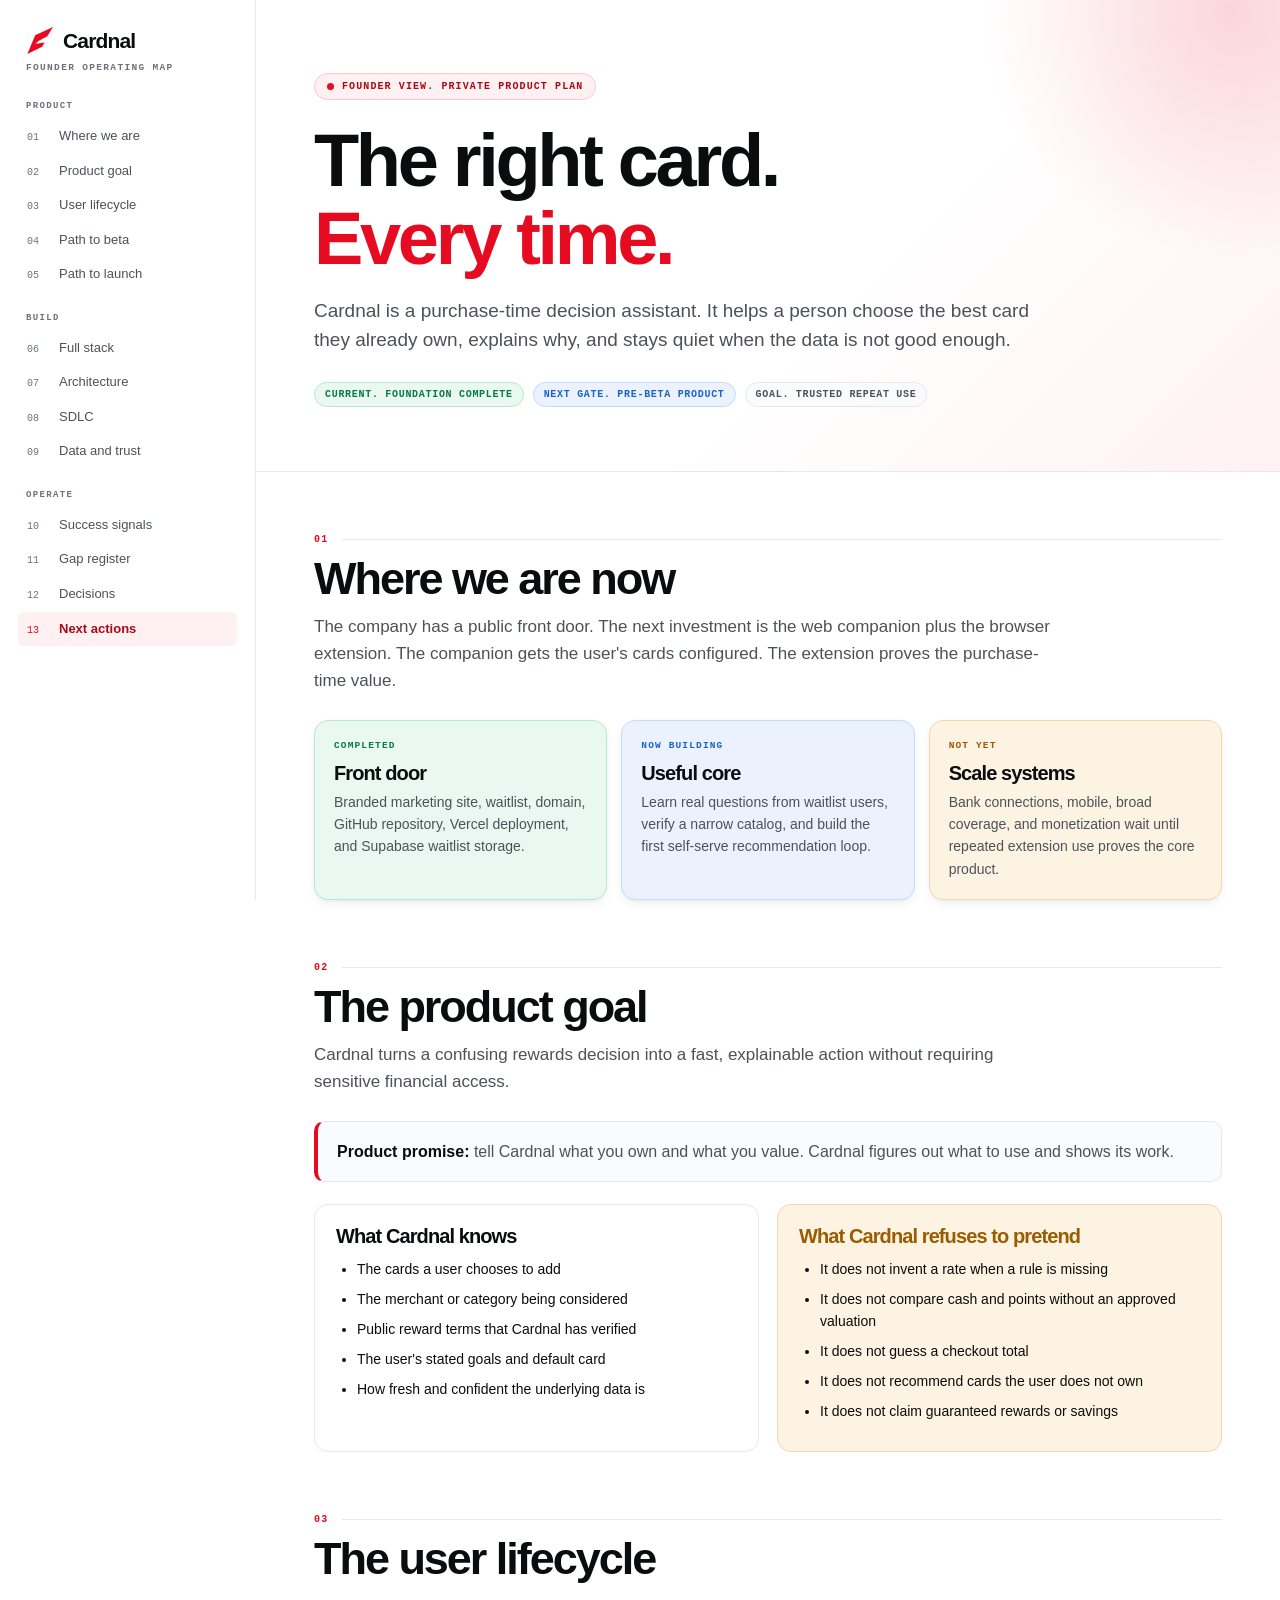
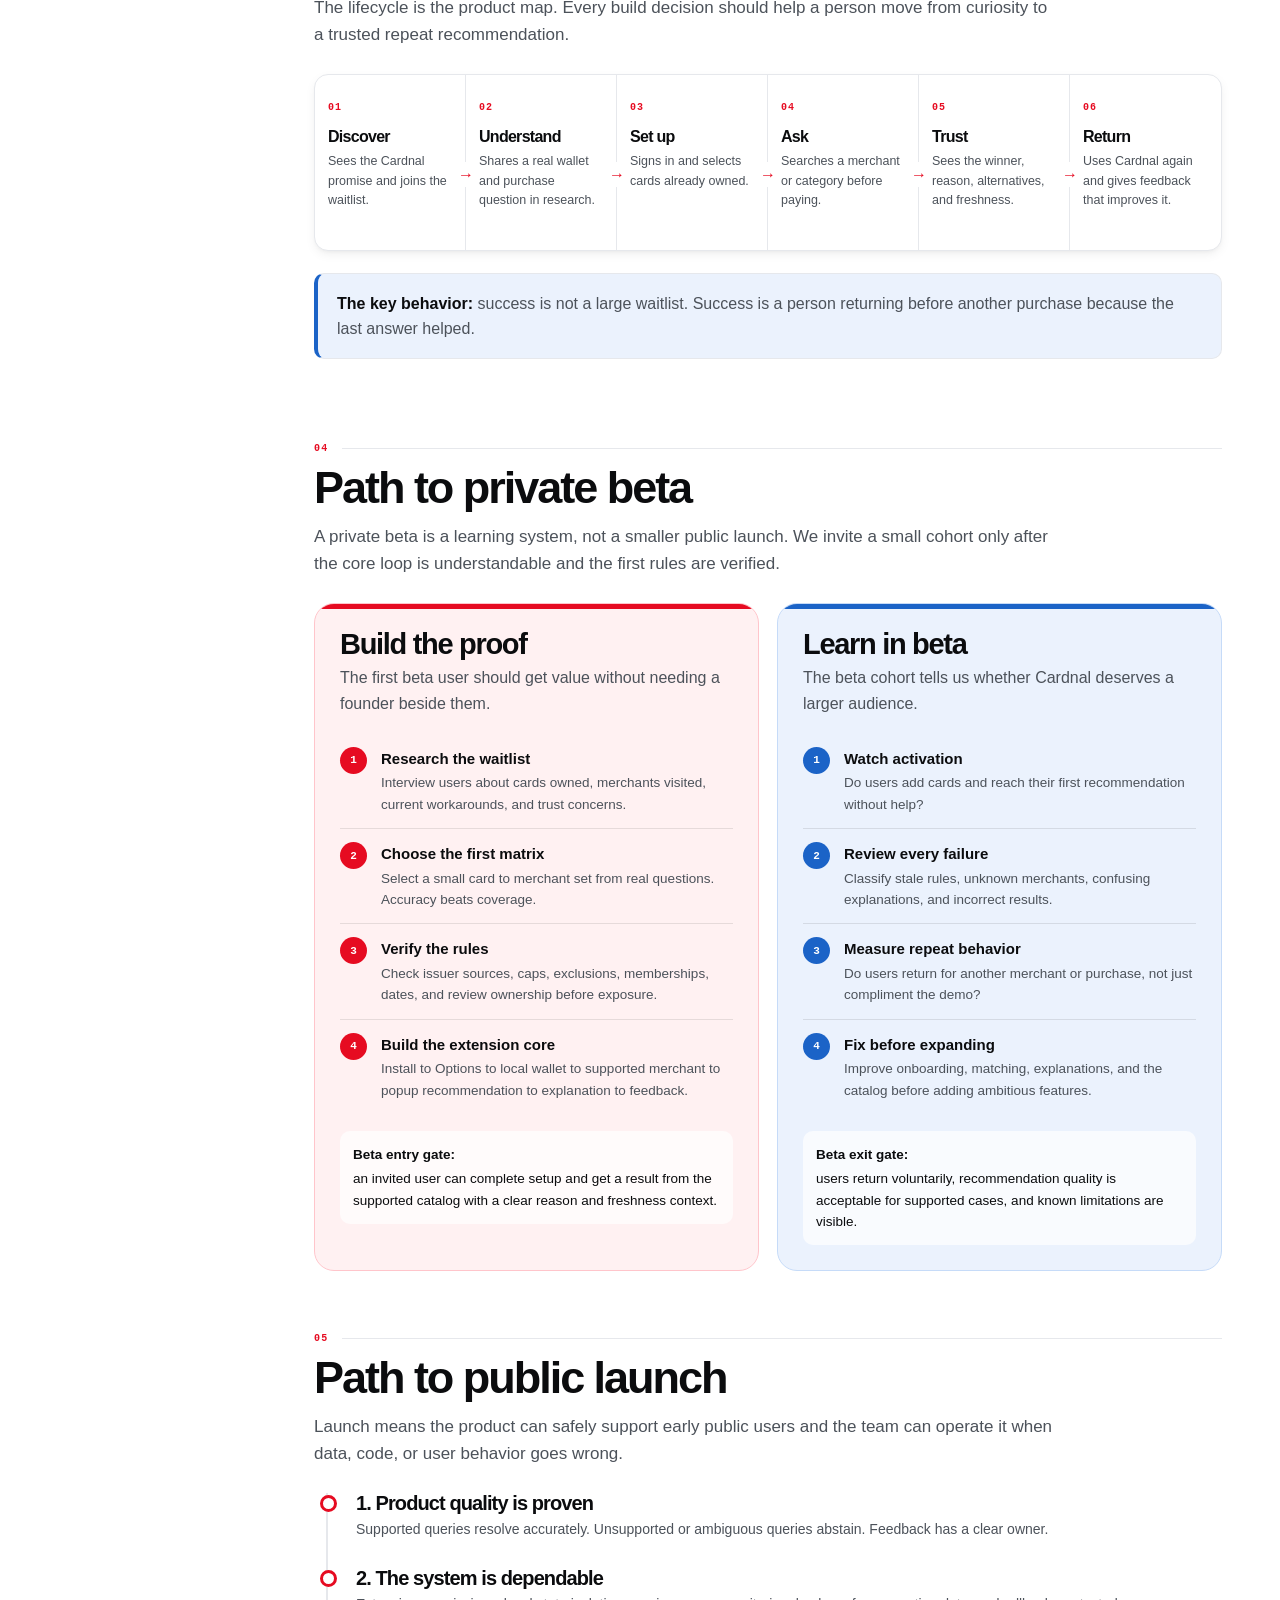
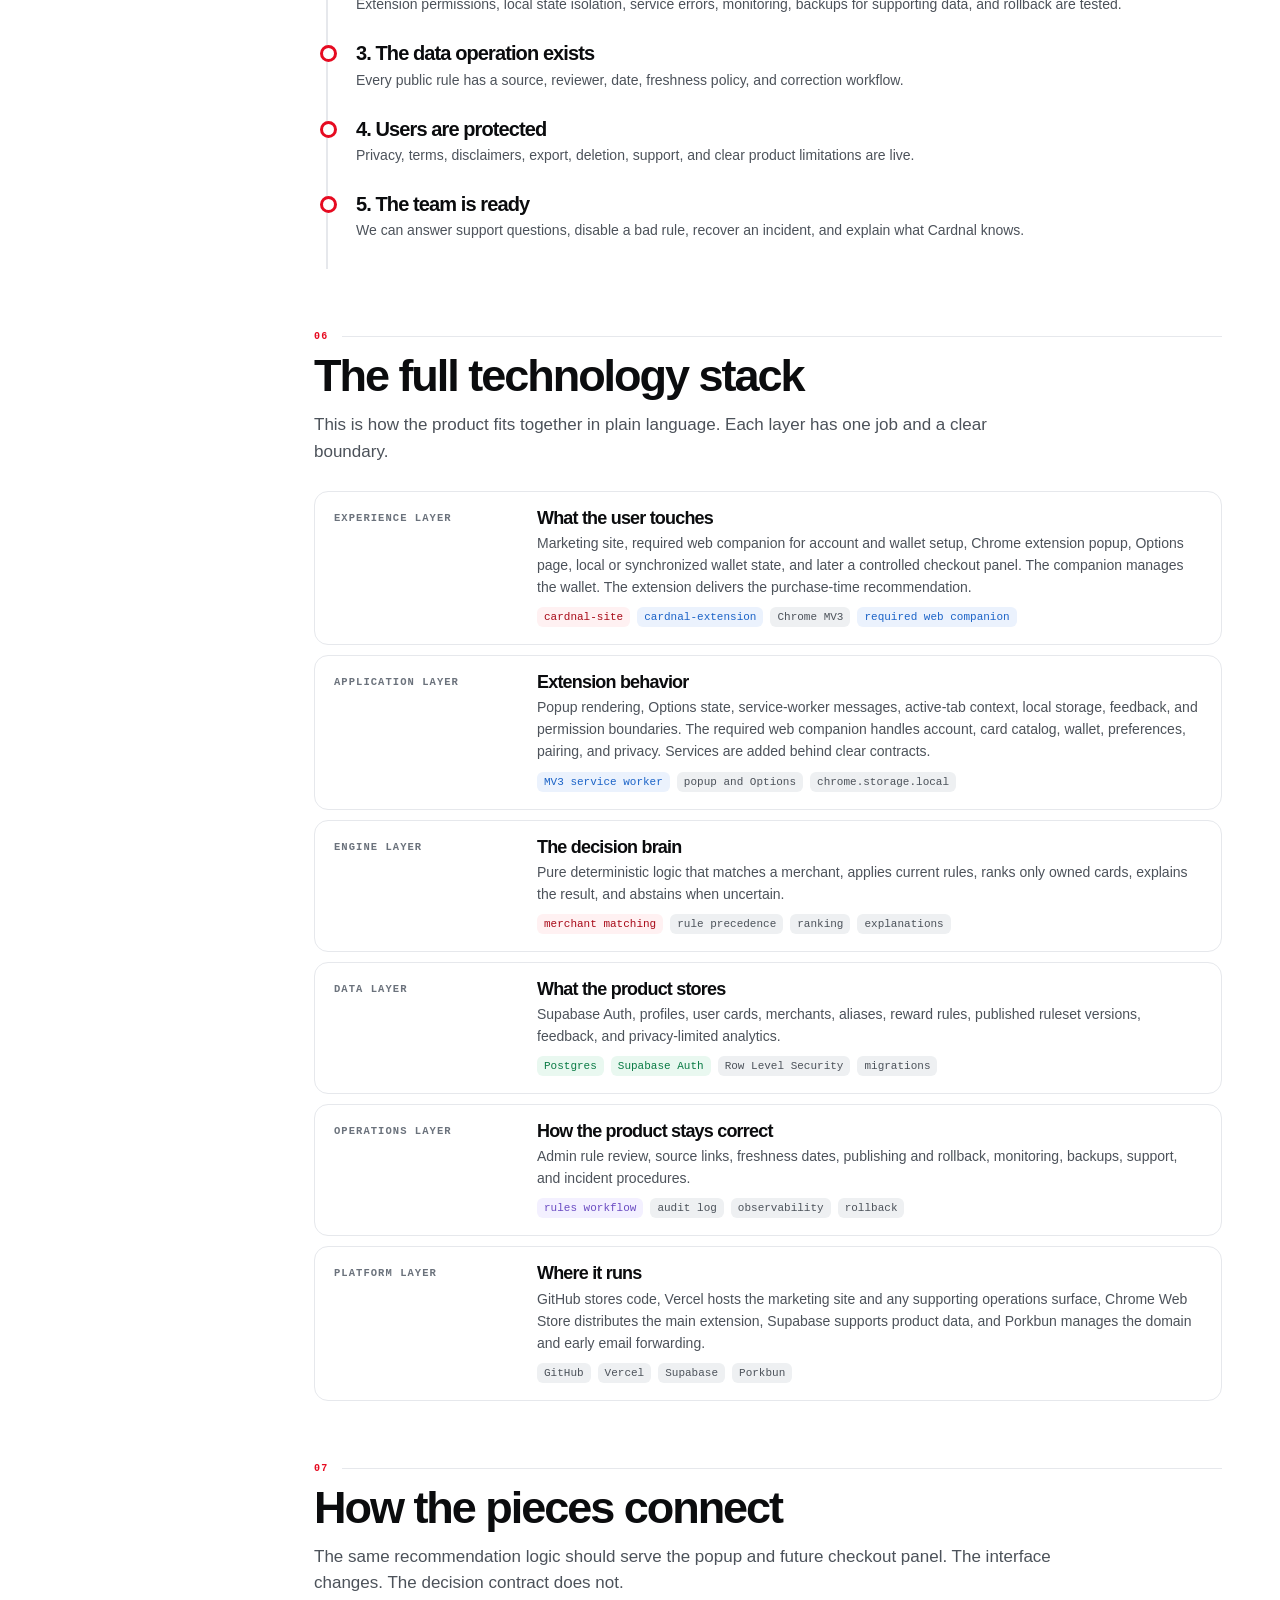
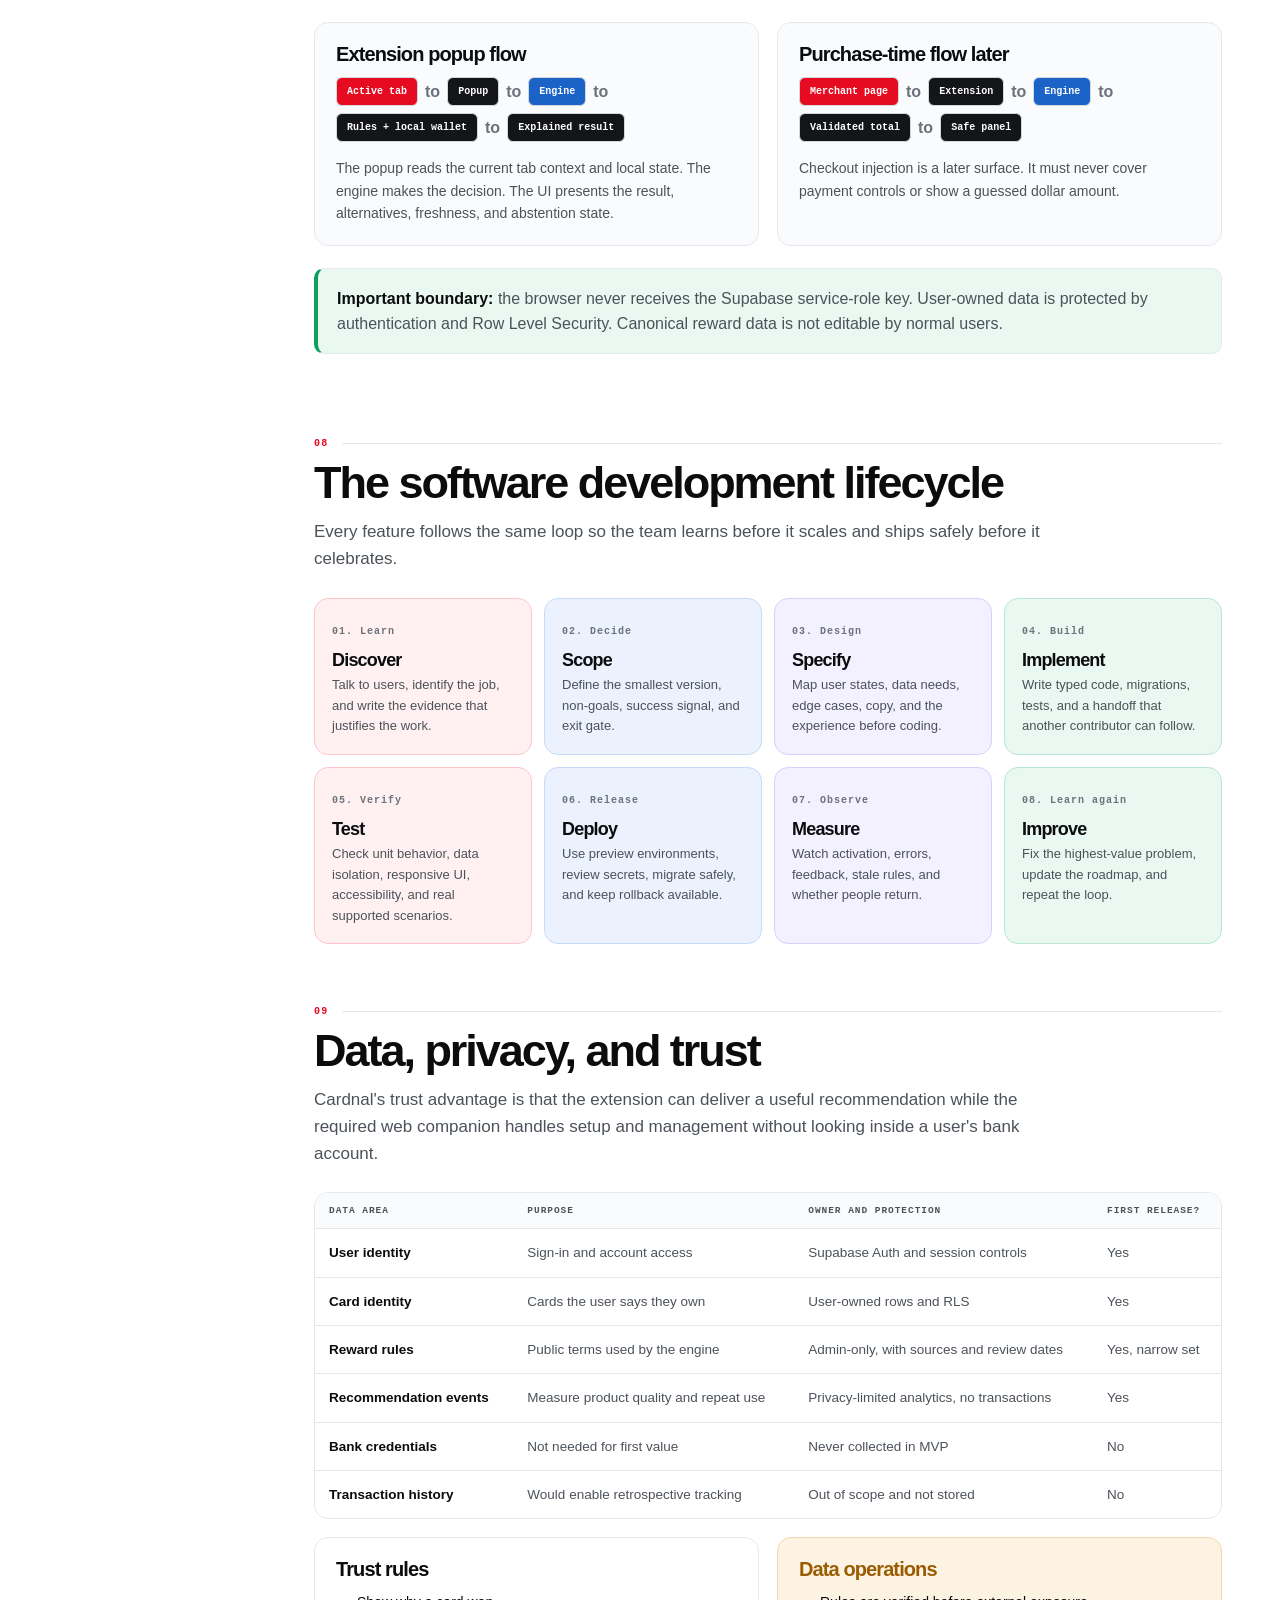
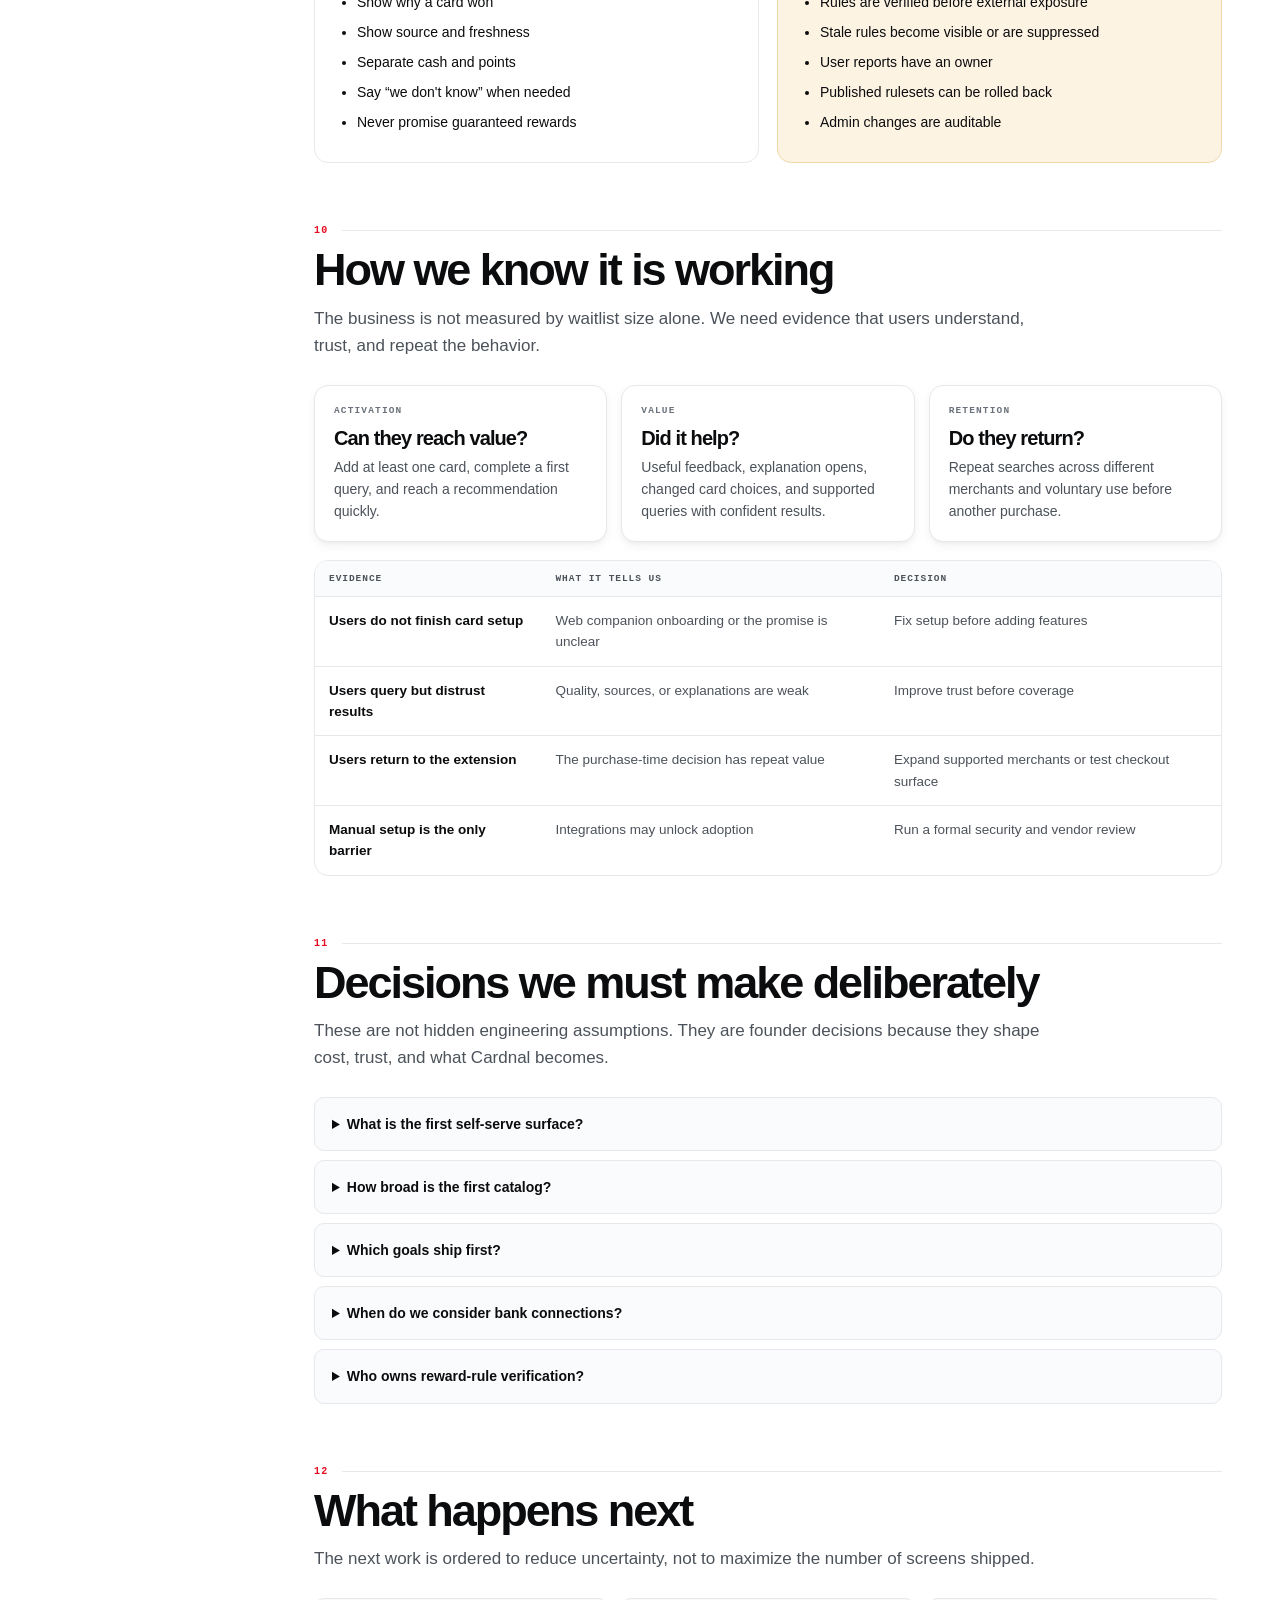
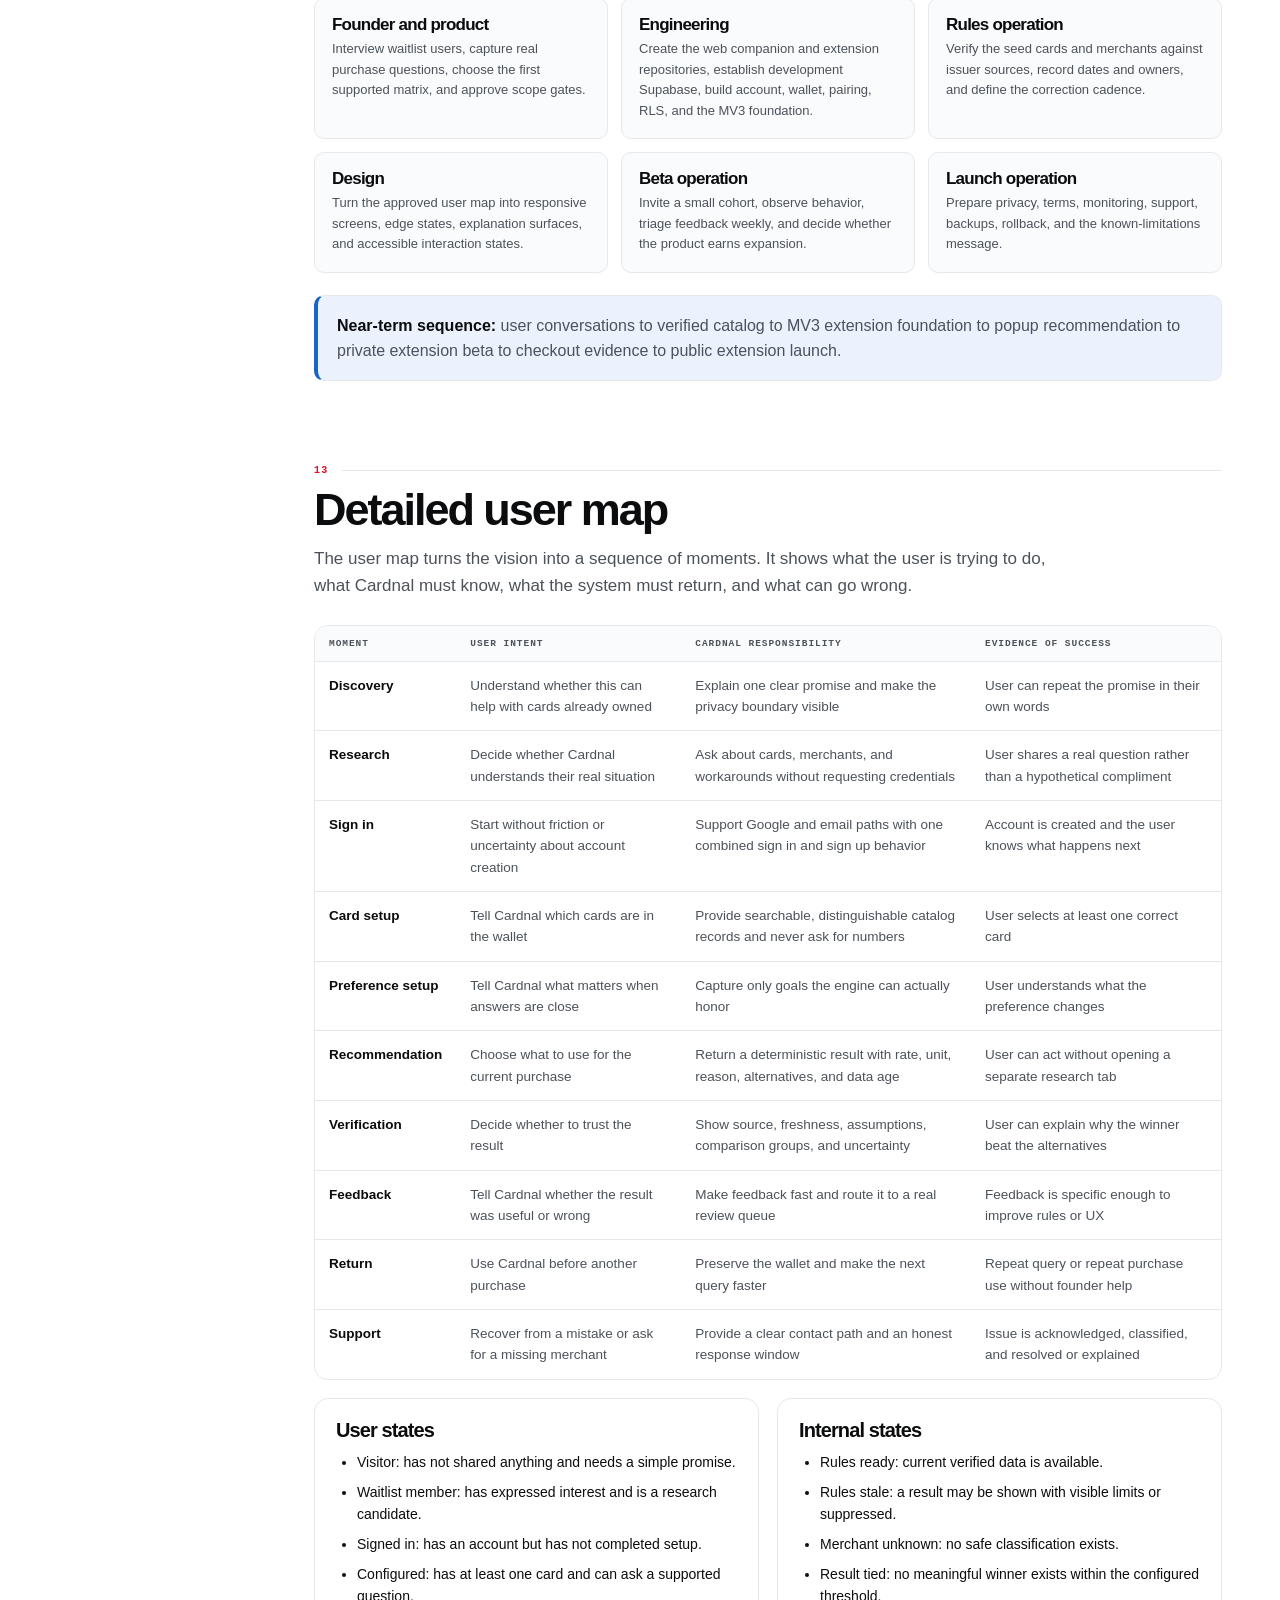
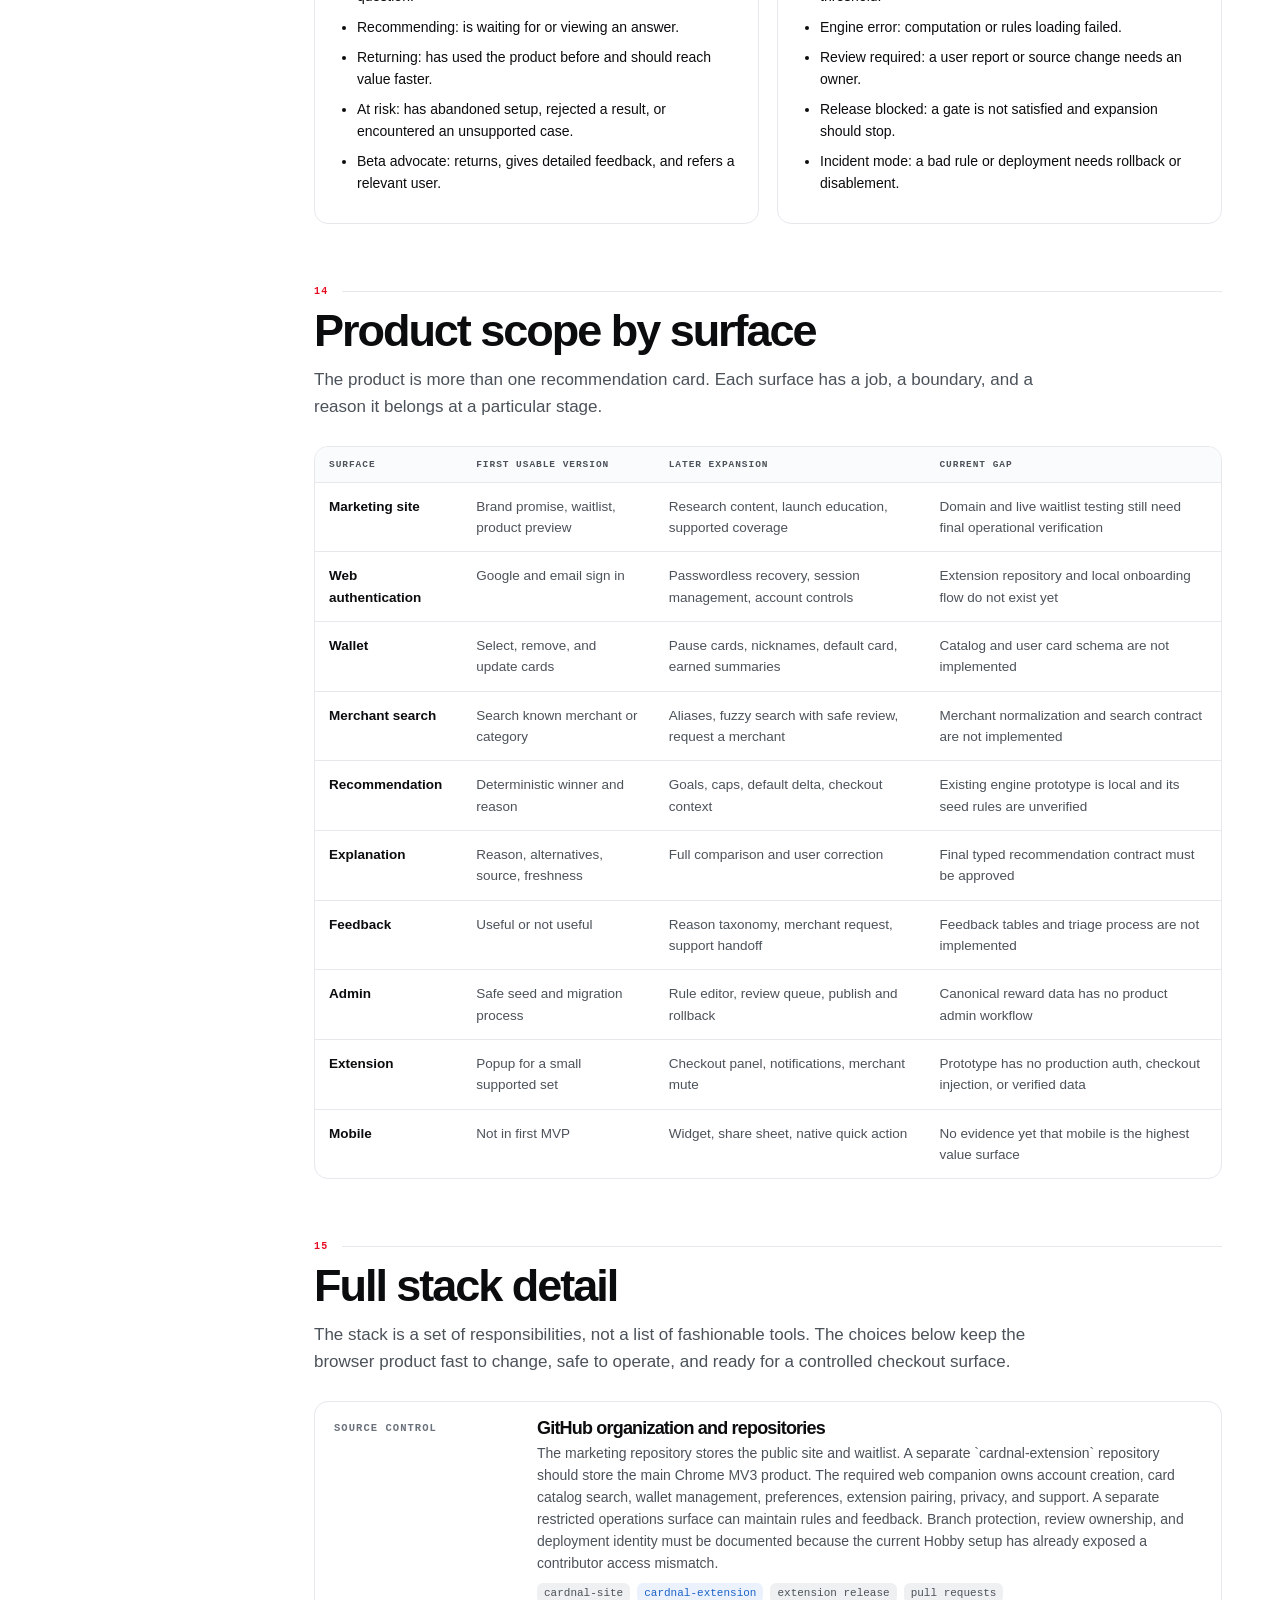
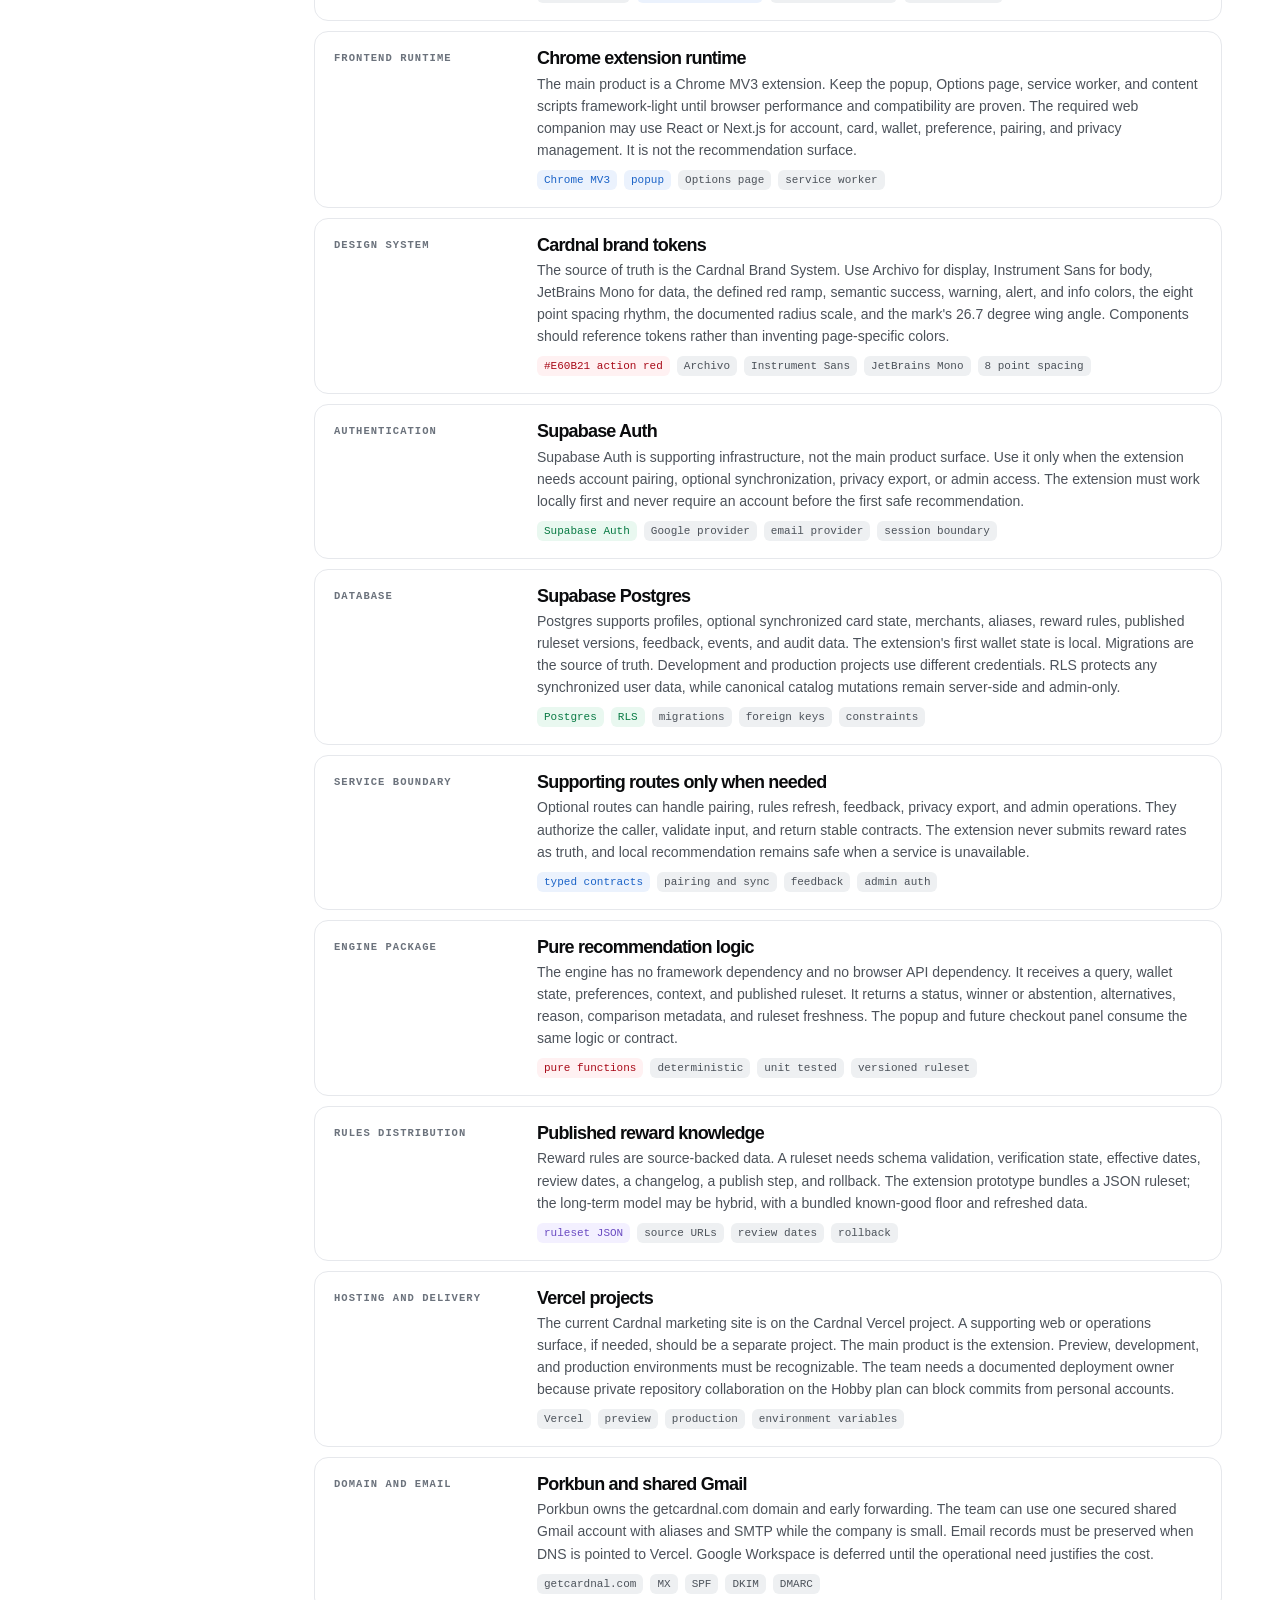
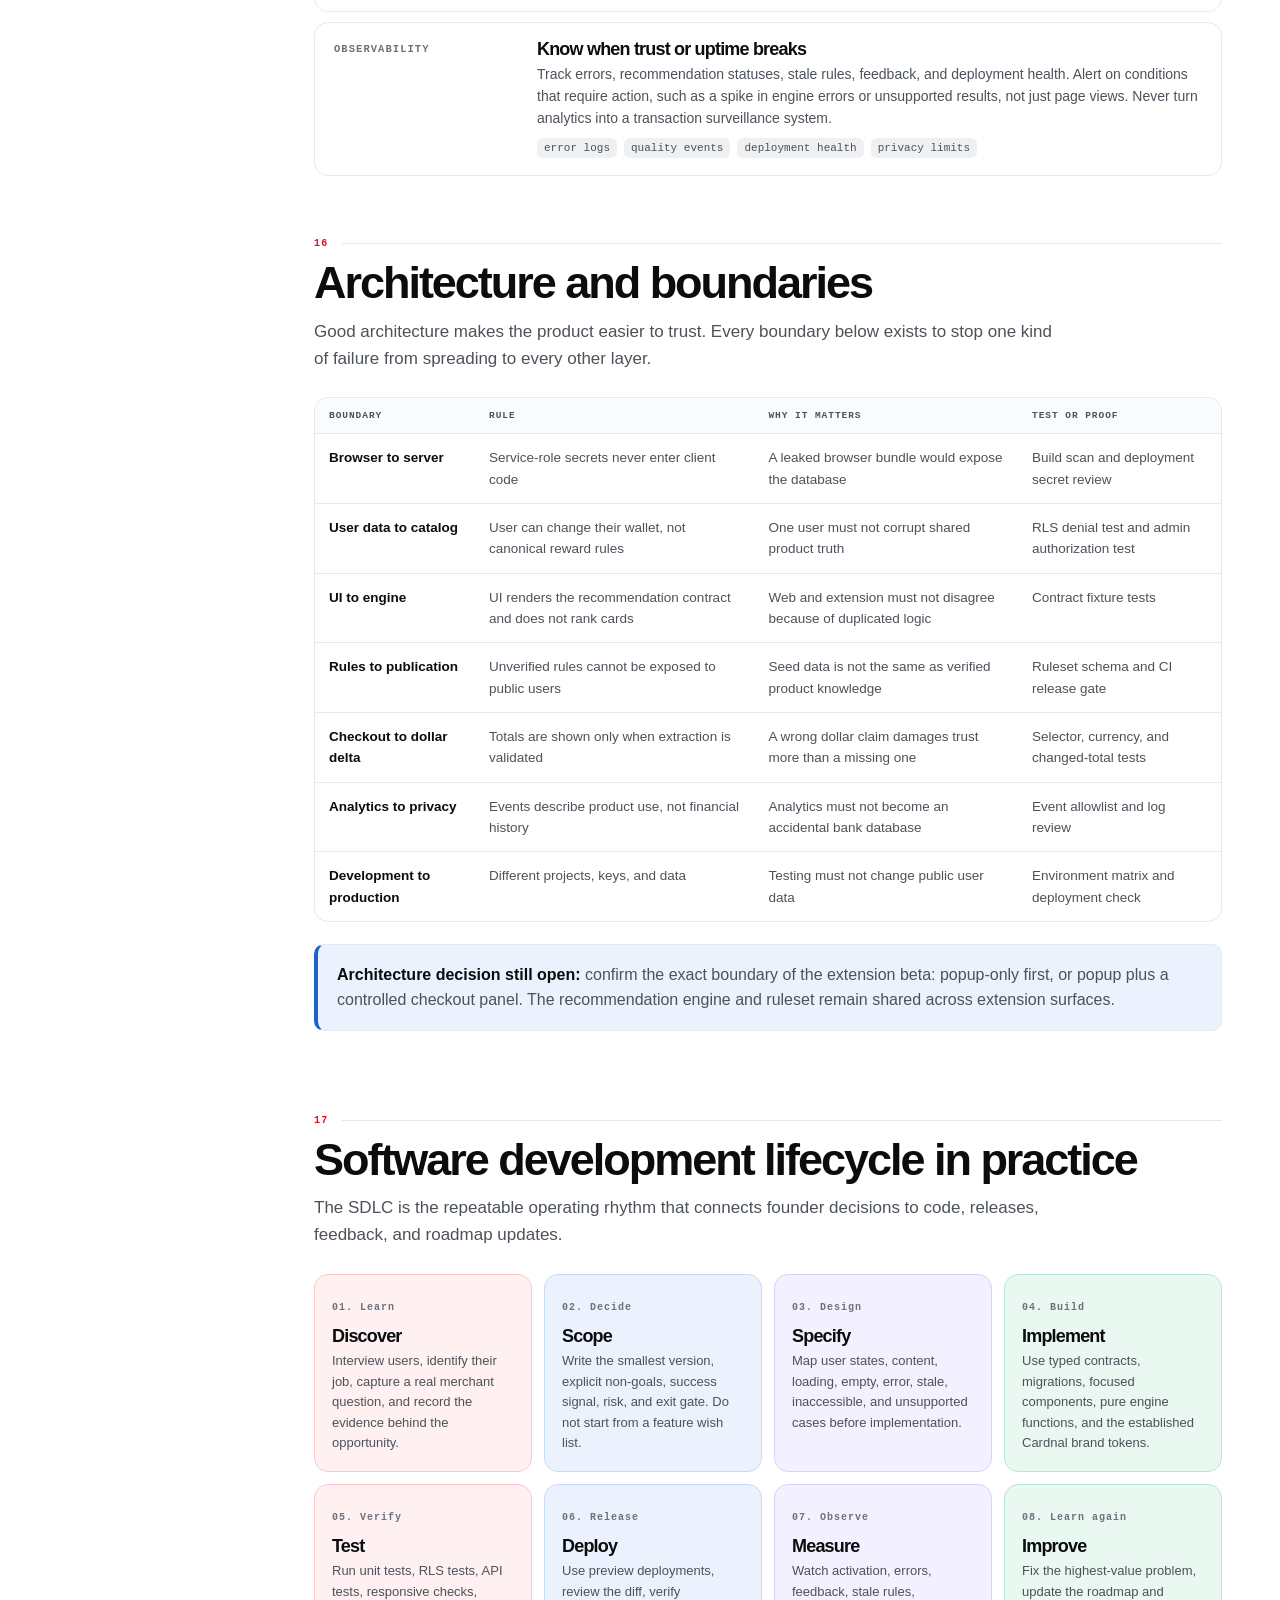
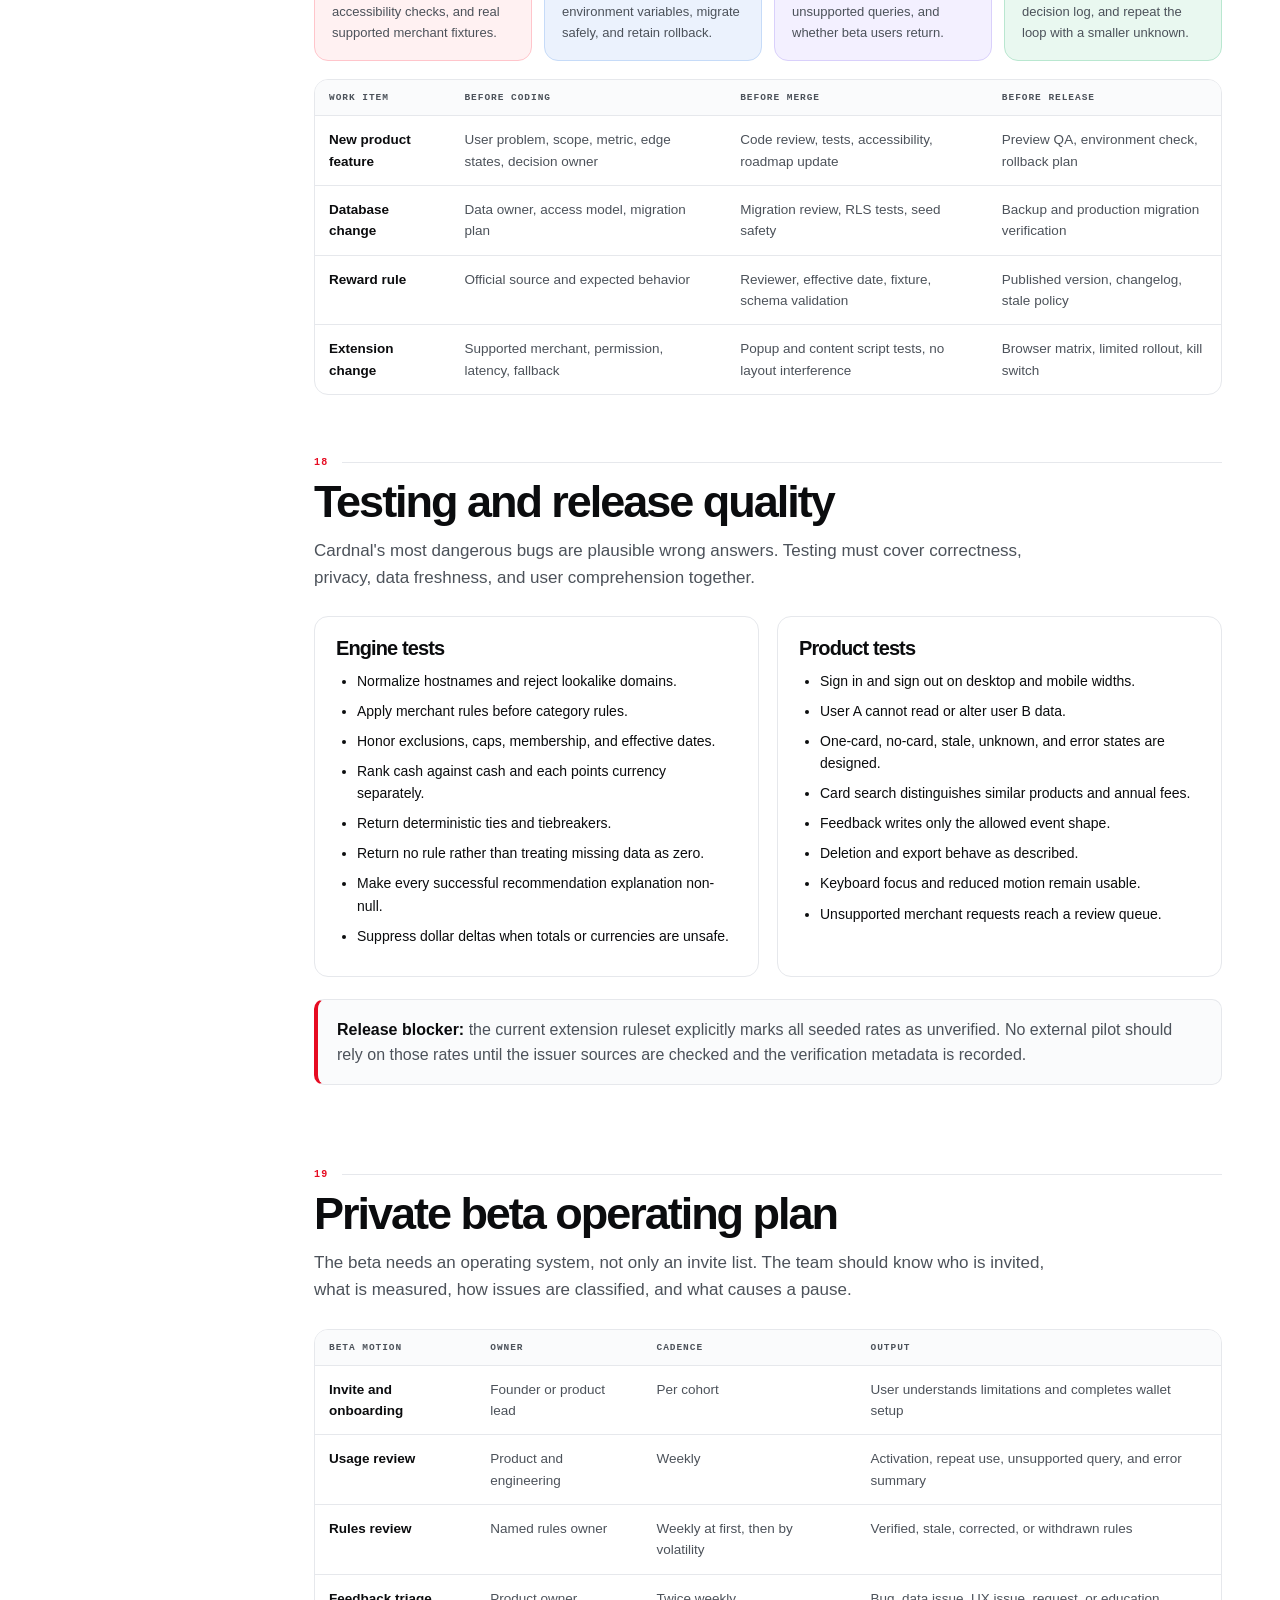
<file: founder-roadmap.html>
<!doctype html>
<html lang="en">
<head>
<meta charset="utf-8">
<meta name="viewport" content="width=device-width, initial-scale=1">
<title>Cardnal Operating Map</title>
<meta name="description" content="Cardnal's founder-facing operating map for product, technology, SDLC, user lifecycle, beta, launch, and operating gaps.">
<style>
:root{
  --red-50:#FFF1F2;--red-100:#FFE0E3;--red-200:#FFC5CB;--red-300:#FF9BA6;--red-400:#F85567;--red-500:#E60B21;--red-600:#C90A1C;--red-700:#A80A18;
  --ink-50:#F7F8F9;--ink-100:#EEF0F2;--ink-200:#E1E4E8;--ink-300:#C7CCD3;--ink-400:#9AA1AB;--ink-500:#6B727C;--ink-600:#4C525A;--ink-700:#343940;--ink-800:#1E2126;--ink-900:#131519;--ink-950:#0B0C0E;
  --success:#0E9F5B;--success-text:#097A44;--success-bg:#E9F8F0;--warning:#B26A00;--warning-text:#9A5C00;--warning-bg:#FDF3E3;--alert:#A61B2B;--alert-bg:#FCEDEF;--info:#1B63C7;--info-bg:#EBF2FD;
  --paper:#FFFFFF;--canvas:#FAFBFC;--line:#E6E8EC;--line-strong:#D3D8DF;--display:'Archivo',Arial,system-ui,sans-serif;--body:'Instrument Sans',Arial,system-ui,sans-serif;--mono:'JetBrains Mono','SFMono-Regular',Consolas,monospace;
  --surface-inset:rgba(255,255,255,.72);--footer-bg:#0B0C0E;--footer-fg:#FFFFFF;--footer-muted:#C7CCD3;
  --r-sm:6px;--r-md:10px;--r-lg:14px;--r-xl:20px;--shadow:0 4px 12px -2px rgba(11,12,14,.08),0 2px 4px -2px rgba(11,12,14,.05);--t-base:200ms;--ease-out:cubic-bezier(.2,.7,.3,1);
}
:root[data-theme="dark"]{--paper:#0B0C0E;--canvas:#131519;--line:#1E2126;--line-strong:#343940;--ink-950:#F7F8F9;--ink-900:#EEF0F2;--ink-800:#E1E4E8;--ink-700:#C7CCD3;--ink-600:#9AA1AB;--ink-500:#87909C;--ink-400:#6B727C;--red-500:#F85567;--red-700:#FF9BA6;--red-50:#3D0409;--red-200:#8A0914;--info-bg:#142846;--success-bg:#0D2C1D;--warning-bg:#352813;--surface-inset:rgba(19,21,25,.86);--footer-bg:#F7F8F9;--footer-fg:#0B0C0E;--footer-muted:#343940}
@media(prefers-color-scheme:dark){:root:not([data-theme="light"]){--paper:#0B0C0E;--canvas:#131519;--line:#1E2126;--line-strong:#343940;--ink-950:#F7F8F9;--ink-900:#EEF0F2;--ink-800:#E1E4E8;--ink-700:#C7CCD3;--ink-600:#9AA1AB;--ink-500:#87909C;--ink-400:#6B727C;--red-500:#F85567;--red-700:#FF9BA6;--red-50:#3D0409;--red-200:#8A0914;--info-bg:#142846;--success-bg:#0D2C1D;--warning-bg:#352813;--surface-inset:rgba(19,21,25,.86);--footer-bg:#F7F8F9;--footer-fg:#0B0C0E;--footer-muted:#343940}}
*{box-sizing:border-box}html{scroll-behavior:smooth;scroll-padding-top:24px}body{margin:0;background:var(--paper);color:var(--ink-950);font-family:var(--body);line-height:1.58;-webkit-font-smoothing:antialiased}a{color:inherit;text-decoration:none}button{font:inherit;color:inherit}.shell{display:grid;grid-template-columns:256px minmax(0,1fr);max-width:1480px;margin:0 auto;min-height:100vh}.rail{position:sticky;top:0;height:100vh;overflow:auto;background:var(--paper);border-right:1px solid var(--line);padding:24px 18px 40px}.brand{display:flex;align-items:center;gap:10px;margin:0 8px 5px;font-family:var(--display);font-size:21px;font-weight:800;letter-spacing:-.04em}.mark{width:27px;height:27px;background:var(--red-500);clip-path:polygon(100% 0,34% 30%,5% 100%,60% 73%,69% 57%,35% 62%,48% 51%,79% 34%)}.rail-sub{margin:0 8px 28px;color:var(--ink-500);font:700 9.5px var(--mono);letter-spacing:.14em;text-transform:uppercase}.rail-group{margin:21px 8px 8px;color:var(--ink-500);font:700 9px var(--mono);letter-spacing:.15em;text-transform:uppercase}.rail a{display:flex;gap:10px;align-items:baseline;padding:7px 9px;border-radius:var(--r-sm);color:var(--ink-600);font-size:13px;transition:background var(--t-base,.2s) var(--ease-out),color var(--t-base,.2s) var(--ease-out)}.rail a:hover{background:var(--canvas);color:var(--ink-950)}.rail a.active{background:var(--red-50);color:var(--red-700);font-weight:700} :root[data-theme="dark"] .rail a.active{color:var(--red-300)} @media(prefers-color-scheme:dark){:root:not([data-theme="light"]) .rail a.active{color:var(--red-300)}}.rail a i{min-width:22px;color:var(--ink-500);font:10px var(--mono)}.rail a.active i{color:var(--red-500)}.main{min-width:0;padding-bottom:120px}.cover{position:relative;overflow:hidden;padding:72px 58px 64px;border-bottom:1px solid var(--line);background:linear-gradient(135deg,var(--paper) 0%,var(--paper) 59%,var(--red-50) 100%)}.cover:after{content:"";position:absolute;right:-210px;top:-250px;width:520px;height:520px;border-radius:50%;background:radial-gradient(circle,rgba(230,11,33,.16),transparent 68%);pointer-events:none}.cover-in{position:relative;z-index:1;max-width:960px}.eyebrow{display:inline-flex;align-items:center;gap:8px;color:var(--red-700);background:var(--red-50);border:1px solid var(--red-200);border-radius:var(--r-xl);padding:7px 12px;font:700 10px var(--mono);letter-spacing:.11em;text-transform:uppercase}.eyebrow i{width:7px;height:7px;border-radius:50%;background:var(--red-500)}h1,h2,h3,h4{font-family:var(--display);letter-spacing:-.045em;line-height:1.06;text-wrap:balance}h1{max-width:850px;margin:22px 0 17px;font-size:clamp(42px,6vw,74px)}h1 em{font-style:normal;color:var(--red-500)}.lede{max-width:730px;margin:0;color:var(--ink-600);font-size:19px;line-height:1.55}.cover-meta{display:flex;gap:9px;flex-wrap:wrap;margin-top:27px}.badge{display:inline-flex;align-items:center;border:1px solid var(--line);border-radius:var(--r-xl);padding:6px 10px;background:var(--canvas);color:var(--ink-600);font:700 10px var(--mono);letter-spacing:.07em;text-transform:uppercase}.badge.good{border-color:#B9E7D0;background:var(--success-bg);color:var(--success-text)}.badge.next{border-color:#C6DBF8;background:var(--info-bg);color:var(--info)}.wrap{max-width:1070px;padding-left:58px;padding-right:58px}.section{padding-top:62px;scroll-margin-top:18px}.section-head{display:flex;align-items:center;gap:14px;margin-bottom:10px}.section-no{color:var(--red-500);font:700 10px var(--mono);letter-spacing:.12em}.section-rule{height:1px;flex:1;background:var(--line)}h2{margin:0 0 12px;font-size:clamp(29px,3.7vw,45px)}.section-intro{max-width:740px;margin:0 0 25px;color:var(--ink-600);font-size:17px}.card-grid{display:grid;grid-template-columns:repeat(3,1fr);gap:14px}.card{border:1px solid var(--line);border-radius:var(--r-lg);padding:19px;background:var(--paper);box-shadow:var(--shadow)}.card h3{margin:0 0 7px;font-size:20px}.card p{margin:0;color:var(--ink-600);font-size:14px}.card .label{display:block;margin-bottom:12px;color:var(--ink-500);font:700 9.5px var(--mono);letter-spacing:.12em;text-transform:uppercase}.card.current{border-color:#B9E7D0;background:var(--success-bg)}.card.current .label{color:var(--success-text)}.card.focus{border-color:#C6DBF8;background:var(--info-bg)}.card.focus .label{color:var(--info)}.card.warn{border-color:#F0D8AC;background:var(--warning-bg)}.card.warn .label{color:var(--warning-text)}.two-col{display:grid;grid-template-columns:1fr 1fr;gap:18px}.panel{border:1px solid var(--line);border-radius:var(--r-lg);padding:21px;background:var(--paper)}.panel h3{margin:0 0 10px;font-size:20px}.panel p{margin:0 0 11px;color:var(--ink-600);font-size:14px}.panel ul,.panel ol{margin:0;padding-left:21px}.panel li{margin:8px 0;font-size:14px}.danger{border-color:#F0D8AC;background:var(--warning-bg)}.danger h3{color:var(--warning-text)}.callout{margin:22px 0;border:1px solid var(--line);border-left:4px solid var(--red-500);border-radius:var(--r-md);padding:17px 19px;background:var(--canvas);color:var(--ink-600)}.callout strong{color:var(--ink-950)}.callout.blue{border-left-color:var(--info);background:var(--info-bg)}.callout.green{border-left-color:var(--success);background:var(--success-bg)}.path-grid{display:grid;grid-template-columns:1fr 1fr;gap:18px}.path{position:relative;overflow:hidden;border:1px solid var(--line);border-radius:var(--r-xl);padding:25px}.path .gate{background:var(--surface-inset)}.path:before{content:"";position:absolute;left:0;right:0;top:0;height:5px;background:var(--red-500)}.path.launch:before{background:var(--info)}.path.beta{border-color:var(--red-200);background:var(--red-50)}.path.launch{border-color:#C6DBF8;background:var(--info-bg)}.path h3{margin:0 0 6px;font-size:29px}.path-intro{margin:0 0 18px;color:var(--ink-600)}.step{display:grid;grid-template-columns:30px 1fr;gap:11px;padding:13px 0;border-top:1px solid rgba(11,12,14,.1)}.step:first-of-type{border-top:0}.step-num{width:27px;height:27px;display:grid;place-items:center;border-radius:50%;background:var(--red-500);color:#fff;font:700 11px var(--mono)}.launch .step-num{background:var(--info)}.step strong{display:block;font-size:15px}.step span{display:block;margin-top:2px;color:var(--ink-600);font-size:13.5px}.gate{margin-top:17px;padding:13px;border-radius:var(--r-md);background:rgba(255,255,255,.72);font-size:13.5px}.gate strong{display:block;margin-bottom:3px}.lifecycle{display:grid;grid-template-columns:repeat(6,1fr);overflow:hidden;border:1px solid var(--line);border-radius:var(--r-lg);background:var(--paper);box-shadow:var(--shadow)}.life{position:relative;min-height:175px;padding:17px 13px 19px;border-right:1px solid var(--line)}.life:last-child{border-right:0}.life-num{color:var(--red-500);font:700 10px var(--mono);letter-spacing:.1em}.life h3{margin:12px 0 6px;font-size:16px}.life p{margin:0;color:var(--ink-600);font-size:12.5px}.life:after{content:"→";position:absolute;z-index:2;right:-9px;top:50%;color:var(--red-500);background:var(--paper);font-weight:700}.life:last-child:after{display:none}.stack{display:grid;gap:10px}.layer{display:grid;grid-template-columns:185px 1fr;gap:18px;align-items:start;border:1px solid var(--line);border-radius:var(--r-lg);padding:17px 19px;background:var(--paper)}.layer-name{padding-top:3px;color:var(--ink-500);font:700 10.5px var(--mono);letter-spacing:.1em;text-transform:uppercase}.layer h3{margin:0 0 4px;font-size:18px}.layer p{margin:0 0 9px;color:var(--ink-600);font-size:14px}.chips{display:flex;gap:7px;flex-wrap:wrap}.chip{display:inline-flex;border-radius:var(--r-sm);padding:4px 7px;background:var(--ink-100);color:var(--ink-600);font:11px var(--mono)}.chip.red{background:var(--red-50);color:var(--red-700)}.chip.blue{background:var(--info-bg);color:var(--info)}.chip.green{background:var(--success-bg);color:var(--success-text)}.chip.violet{background:#F3F0FF;color:#6A4BC2} :root[data-theme="dark"] .chip.violet{background:#2A2248;color:#D9D0FB} @media(prefers-color-scheme:dark){:root:not([data-theme="light"]) .chip.violet{background:#2A2248;color:#D9D0FB}}.arch-grid{display:grid;grid-template-columns:1fr 1fr;gap:18px}.arch-card{border:1px solid var(--line);border-radius:var(--r-lg);padding:21px;background:var(--canvas)}.arch-card h3{margin:0 0 12px;font-size:20px}.arch-card p{margin:15px 0 0;color:var(--ink-600);font-size:14px}.flow{display:flex;align-items:center;gap:7px;flex-wrap:wrap}.node{padding:8px 10px;border-radius:var(--r-sm);background:var(--ink-900);color:var(--paper);font:700 10px var(--mono);border:1px solid var(--line-strong)}.node.red{background:var(--red-500)}.node.blue{background:var(--info)}.arrow{color:var(--ink-500);font-weight:700}.sdlc{display:grid;grid-template-columns:repeat(4,1fr);gap:12px}.sdlc-step{border:1px solid var(--line);border-radius:var(--r-lg);padding:17px;background:var(--paper)}.sdlc-step:nth-child(1),.sdlc-step:nth-child(5){border-color:var(--red-200);background:var(--red-50)}.sdlc-step:nth-child(2),.sdlc-step:nth-child(6){border-color:#C6DBF8;background:var(--info-bg)}.sdlc-step:nth-child(3),.sdlc-step:nth-child(7){border-color:#D9D0FB;background:#F3F0FF} :root[data-theme="dark"] .sdlc-step:nth-child(3),:root[data-theme="dark"] .sdlc-step:nth-child(7){background:#2A2248;border-color:#6A4BC2} @media(prefers-color-scheme:dark){:root:not([data-theme="light"]) .sdlc-step:nth-child(3),:root:not([data-theme="light"]) .sdlc-step:nth-child(7){background:#2A2248;border-color:#6A4BC2}}.sdlc-step:nth-child(4),.sdlc-step:nth-child(8){border-color:#B9E7D0;background:var(--success-bg)}.sdlc-step b{color:var(--ink-500);font:700 10px var(--mono);letter-spacing:.1em}.sdlc-step h3{margin:10px 0 5px;font-size:18px}.sdlc-step p{margin:0;color:var(--ink-600);font-size:13px}.table-wrap{overflow-x:auto;border:1px solid var(--line);border-radius:var(--r-lg)}.table{width:100%;min-width:660px;border-collapse:collapse;font-size:13.5px}.table th{padding:12px 14px;border-bottom:1px solid var(--line);background:var(--canvas);text-align:left;color:var(--ink-600);font:700 9.5px var(--mono);letter-spacing:.1em;text-transform:uppercase}.table td{padding:13px 14px;border-bottom:1px solid var(--line);vertical-align:top;color:var(--ink-600)}.table tr:last-child td{border-bottom:0}.table td:first-child{color:var(--ink-950);font-weight:700}.milestones{display:grid;gap:0;border-left:2px solid var(--line);margin:22px 0 0 12px}.milestone{position:relative;padding:0 0 28px 28px}.milestone:before{content:"";position:absolute;left:-8px;top:2px;width:11px;height:11px;border:3px solid var(--red-500);border-radius:50%;background:var(--paper)}.milestone h3{margin:0 0 4px;font-size:20px}.milestone p{margin:0;color:var(--ink-600);font-size:14px}.owner-grid{display:grid;grid-template-columns:repeat(3,1fr);gap:13px}.owner{padding:17px;border:1px solid var(--line);border-radius:var(--r-md);background:var(--canvas)}.owner h3{margin:0 0 5px;font-size:17px}.owner p{margin:0;color:var(--ink-600);font-size:13px}.footer{margin-top:64px;padding:28px;border-radius:var(--r-xl);background:var(--footer-bg);color:var(--footer-fg)}.footer h2{font-size:34px}.footer p{max-width:730px;color:var(--footer-muted)}.footer strong{color:var(--footer-fg)}.fine{margin:17px 0 0;color:var(--ink-500);font:10px var(--mono)}details{padding:15px 17px;border:1px solid var(--line);border-radius:var(--r-md);background:var(--canvas)}details+details{margin-top:9px}summary{cursor:pointer;font-weight:700;font-size:14px}summary:focus-visible{outline:2px solid var(--red-500);outline-offset:3px;border-radius:4px}details p{margin:12px 0 0;color:var(--ink-600);font-size:13.5px}@media(max-width:1050px){.lifecycle{grid-template-columns:repeat(3,1fr)}.life:nth-child(3){border-right:0}.life:nth-child(n+4){border-top:1px solid var(--line)}.life:nth-child(3):after,.life:nth-child(6):after{display:none}}@media(max-width:820px){.shell{display:block}.rail{position:static;height:auto;border-right:0;border-bottom:1px solid var(--line);padding:16px 18px}.rail nav{display:flex;gap:4px;overflow:auto}.rail-group,.rail-sub{display:none}.rail a{white-space:nowrap;font-size:11px;padding:6px 8px}.rail a i{display:none}.brand{margin-bottom:9px}.wrap{padding-left:24px;padding-right:24px}.cover{padding:52px 24px 48px}.card-grid,.path-grid,.arch-grid,.two-col{grid-template-columns:1fr}.sdlc{grid-template-columns:1fr 1fr}.owner-grid{grid-template-columns:1fr 1fr}.layer{grid-template-columns:1fr;gap:8px}}@media(max-width:520px){.wrap{padding-left:18px;padding-right:18px}.cover{padding:43px 18px 40px}.lifecycle{grid-template-columns:1fr 1fr}.life:nth-child(2),.life:nth-child(4){border-right:0}.life:nth-child(3){border-right:1px solid var(--line)}.life:nth-child(n+3){border-top:1px solid var(--line)}.life:after{display:none}.sdlc{grid-template-columns:1fr}.owner-grid{grid-template-columns:1fr}.cover-meta{gap:7px}}@media(prefers-reduced-motion:reduce){*{scroll-behavior:auto!important;transition:none!important}}
</style>
</head>
<body>
<div class="shell">
<aside class="rail"><div class="brand"><span class="mark" aria-hidden="true"></span><span>Cardnal</span></div><p class="rail-sub">Founder operating map</p><nav><div class="rail-group">Product</div><a href="#now"><i>01</i>Where we are</a><a href="#goal"><i>02</i>Product goal</a><a href="#lifecycle"><i>03</i>User lifecycle</a><a href="#beta"><i>04</i>Path to beta</a><a href="#launch"><i>05</i>Path to launch</a><div class="rail-group">Build</div><a href="#stack"><i>06</i>Full stack</a><a href="#architecture"><i>07</i>Architecture</a><a href="#sdlc"><i>08</i>SDLC</a><a href="#data"><i>09</i>Data and trust</a><div class="rail-group">Operate</div><a href="#metrics"><i>10</i>Success signals</a><a href="#gaps"><i>11</i>Gap register</a><a href="#decisions"><i>12</i>Decisions</a><a href="#next"><i>13</i>Next actions</a></nav></aside>
<main class="main"><header class="cover"><div class="cover-in"><div class="eyebrow"><i></i>Founder view. Private product plan</div><h1>The right card.<br><em>Every time.</em></h1><p class="lede">Cardnal is a purchase-time decision assistant. It helps a person choose the best card they already own, explains why, and stays quiet when the data is not good enough.</p><div class="cover-meta"><span class="badge good">Current. Foundation complete</span><span class="badge next">Next gate. Pre-beta product</span><span class="badge">Goal. Trusted repeat use</span></div></div></header>
<section class="section wrap" id="now"><div class="section-head"><span class="section-no">01</span><span class="section-rule"></span></div><h2>Where we are now</h2><p class="section-intro">The company has a public front door. The next investment is the web companion plus the browser extension. The companion gets the user's cards configured. The extension proves the purchase-time value.</p><div class="card-grid"><article class="card current"><span class="label">Completed</span><h3>Front door</h3><p>Branded marketing site, waitlist, domain, GitHub repository, Vercel deployment, and Supabase waitlist storage.</p></article><article class="card focus"><span class="label">Now building</span><h3>Useful core</h3><p>Learn real questions from waitlist users, verify a narrow catalog, and build the first self-serve recommendation loop.</p></article><article class="card warn"><span class="label">Not yet</span><h3>Scale systems</h3><p>Bank connections, mobile, broad coverage, and monetization wait until repeated extension use proves the core product.</p></article></div></section>
<section class="section wrap" id="goal"><div class="section-head"><span class="section-no">02</span><span class="section-rule"></span></div><h2>The product goal</h2><p class="section-intro">Cardnal turns a confusing rewards decision into a fast, explainable action without requiring sensitive financial access.</p><div class="callout"><strong>Product promise:</strong> tell Cardnal what you own and what you value. Cardnal figures out what to use and shows its work.</div><div class="two-col"><div class="panel"><h3>What Cardnal knows</h3><ul><li>The cards a user chooses to add</li><li>The merchant or category being considered</li><li>Public reward terms that Cardnal has verified</li><li>The user's stated goals and default card</li><li>How fresh and confident the underlying data is</li></ul></div><div class="panel danger"><h3>What Cardnal refuses to pretend</h3><ul><li>It does not invent a rate when a rule is missing</li><li>It does not compare cash and points without an approved valuation</li><li>It does not guess a checkout total</li><li>It does not recommend cards the user does not own</li><li>It does not claim guaranteed rewards or savings</li></ul></div></div></section>
<section class="section wrap" id="lifecycle"><div class="section-head"><span class="section-no">03</span><span class="section-rule"></span></div><h2>The user lifecycle</h2><p class="section-intro">The lifecycle is the product map. Every build decision should help a person move from curiosity to a trusted repeat recommendation.</p><div class="lifecycle"><article class="life"><span class="life-num">01</span><h3>Discover</h3><p>Sees the Cardnal promise and joins the waitlist.</p></article><article class="life"><span class="life-num">02</span><h3>Understand</h3><p>Shares a real wallet and purchase question in research.</p></article><article class="life"><span class="life-num">03</span><h3>Set up</h3><p>Signs in and selects cards already owned.</p></article><article class="life"><span class="life-num">04</span><h3>Ask</h3><p>Searches a merchant or category before paying.</p></article><article class="life"><span class="life-num">05</span><h3>Trust</h3><p>Sees the winner, reason, alternatives, and freshness.</p></article><article class="life"><span class="life-num">06</span><h3>Return</h3><p>Uses Cardnal again and gives feedback that improves it.</p></article></div><div class="callout blue"><strong>The key behavior:</strong> success is not a large waitlist. Success is a person returning before another purchase because the last answer helped.</div></section>
<section class="section wrap" id="beta"><div class="section-head"><span class="section-no">04</span><span class="section-rule"></span></div><h2>Path to private beta</h2><p class="section-intro">A private beta is a learning system, not a smaller public launch. We invite a small cohort only after the core loop is understandable and the first rules are verified.</p><div class="path-grid"><article class="path beta"><h3>Build the proof</h3><p class="path-intro">The first beta user should get value without needing a founder beside them.</p><div class="step"><div class="step-num">1</div><div><strong>Research the waitlist</strong><span>Interview users about cards owned, merchants visited, current workarounds, and trust concerns.</span></div></div><div class="step"><div class="step-num">2</div><div><strong>Choose the first matrix</strong><span>Select a small card to merchant set from real questions. Accuracy beats coverage.</span></div></div><div class="step"><div class="step-num">3</div><div><strong>Verify the rules</strong><span>Check issuer sources, caps, exclusions, memberships, dates, and review ownership before exposure.</span></div></div><div class="step"><div class="step-num">4</div><div><strong>Build the extension core</strong><span>Install to Options to local wallet to supported merchant to popup recommendation to explanation to feedback.</span></div></div><div class="gate"><strong>Beta entry gate:</strong> an invited user can complete setup and get a result from the supported catalog with a clear reason and freshness context.</div></article><article class="path launch"><h3>Learn in beta</h3><p class="path-intro">The beta cohort tells us whether Cardnal deserves a larger audience.</p><div class="step"><div class="step-num">1</div><div><strong>Watch activation</strong><span>Do users add cards and reach their first recommendation without help?</span></div></div><div class="step"><div class="step-num">2</div><div><strong>Review every failure</strong><span>Classify stale rules, unknown merchants, confusing explanations, and incorrect results.</span></div></div><div class="step"><div class="step-num">3</div><div><strong>Measure repeat behavior</strong><span>Do users return for another merchant or purchase, not just compliment the demo?</span></div></div><div class="step"><div class="step-num">4</div><div><strong>Fix before expanding</strong><span>Improve onboarding, matching, explanations, and the catalog before adding ambitious features.</span></div></div><div class="gate"><strong>Beta exit gate:</strong> users return voluntarily, recommendation quality is acceptable for supported cases, and known limitations are visible.</div></article></div></section>
<section class="section wrap" id="launch"><div class="section-head"><span class="section-no">05</span><span class="section-rule"></span></div><h2>Path to public launch</h2><p class="section-intro">Launch means the product can safely support early public users and the team can operate it when data, code, or user behavior goes wrong.</p><div class="milestones"><div class="milestone"><h3>1. Product quality is proven</h3><p>Supported queries resolve accurately. Unsupported or ambiguous queries abstain. Feedback has a clear owner.</p></div><div class="milestone"><h3>2. The system is dependable</h3><p>Extension permissions, local state isolation, service errors, monitoring, backups for supporting data, and rollback are tested.</p></div><div class="milestone"><h3>3. The data operation exists</h3><p>Every public rule has a source, reviewer, date, freshness policy, and correction workflow.</p></div><div class="milestone"><h3>4. Users are protected</h3><p>Privacy, terms, disclaimers, export, deletion, support, and clear product limitations are live.</p></div><div class="milestone"><h3>5. The team is ready</h3><p>We can answer support questions, disable a bad rule, recover an incident, and explain what Cardnal knows.</p></div></div></section>
<section class="section wrap" id="stack"><div class="section-head"><span class="section-no">06</span><span class="section-rule"></span></div><h2>The full technology stack</h2><p class="section-intro">This is how the product fits together in plain language. Each layer has one job and a clear boundary.</p><div class="stack"><article class="layer"><div class="layer-name">Experience layer</div><div><h3>What the user touches</h3><p>Marketing site, required web companion for account and wallet setup, Chrome extension popup, Options page, local or synchronized wallet state, and later a controlled checkout panel. The companion manages the wallet. The extension delivers the purchase-time recommendation.</p><div class="chips"><span class="chip red">cardnal-site</span><span class="chip blue">cardnal-extension</span><span class="chip">Chrome MV3</span><span class="chip blue">required web companion</span></div></div></article><article class="layer"><div class="layer-name">Application layer</div><div><h3>Extension behavior</h3><p>Popup rendering, Options state, service-worker messages, active-tab context, local storage, feedback, and permission boundaries. The required web companion handles account, card catalog, wallet, preferences, pairing, and privacy. Services are added behind clear contracts.</p><div class="chips"><span class="chip blue">MV3 service worker</span><span class="chip">popup and Options</span><span class="chip">chrome.storage.local</span></div></div></article><article class="layer"><div class="layer-name">Engine layer</div><div><h3>The decision brain</h3><p>Pure deterministic logic that matches a merchant, applies current rules, ranks only owned cards, explains the result, and abstains when uncertain.</p><div class="chips"><span class="chip red">merchant matching</span><span class="chip">rule precedence</span><span class="chip">ranking</span><span class="chip">explanations</span></div></div></article><article class="layer"><div class="layer-name">Data layer</div><div><h3>What the product stores</h3><p>Supabase Auth, profiles, user cards, merchants, aliases, reward rules, published ruleset versions, feedback, and privacy-limited analytics.</p><div class="chips"><span class="chip green">Postgres</span><span class="chip green">Supabase Auth</span><span class="chip">Row Level Security</span><span class="chip">migrations</span></div></div></article><article class="layer"><div class="layer-name">Operations layer</div><div><h3>How the product stays correct</h3><p>Admin rule review, source links, freshness dates, publishing and rollback, monitoring, backups, support, and incident procedures.</p><div class="chips"><span class="chip violet">rules workflow</span><span class="chip">audit log</span><span class="chip">observability</span><span class="chip">rollback</span></div></div></article><article class="layer"><div class="layer-name">Platform layer</div><div><h3>Where it runs</h3><p>GitHub stores code, Vercel hosts the marketing site and any supporting operations surface, Chrome Web Store distributes the main extension, Supabase supports product data, and Porkbun manages the domain and early email forwarding.</p><div class="chips"><span class="chip">GitHub</span><span class="chip">Vercel</span><span class="chip">Supabase</span><span class="chip">Porkbun</span></div></div></article></div></section>
<section class="section wrap" id="architecture"><div class="section-head"><span class="section-no">07</span><span class="section-rule"></span></div><h2>How the pieces connect</h2><p class="section-intro">The same recommendation logic should serve the popup and future checkout panel. The interface changes. The decision contract does not.</p><div class="arch-grid"><article class="arch-card"><h3>Extension popup flow</h3><div class="flow"><span class="node red">Active tab</span><span class="arrow">to</span><span class="node">Popup</span><span class="arrow">to</span><span class="node blue">Engine</span><span class="arrow">to</span><span class="node">Rules + local wallet</span><span class="arrow">to</span><span class="node">Explained result</span></div><p>The popup reads the current tab context and local state. The engine makes the decision. The UI presents the result, alternatives, freshness, and abstention state.</p></article><article class="arch-card"><h3>Purchase-time flow later</h3><div class="flow"><span class="node red">Merchant page</span><span class="arrow">to</span><span class="node">Extension</span><span class="arrow">to</span><span class="node blue">Engine</span><span class="arrow">to</span><span class="node">Validated total</span><span class="arrow">to</span><span class="node">Safe panel</span></div><p>Checkout injection is a later surface. It must never cover payment controls or show a guessed dollar amount.</p></article></div><div class="callout green"><strong>Important boundary:</strong> the browser never receives the Supabase service-role key. User-owned data is protected by authentication and Row Level Security. Canonical reward data is not editable by normal users.</div></section>
<section class="section wrap" id="sdlc"><div class="section-head"><span class="section-no">08</span><span class="section-rule"></span></div><h2>The software development lifecycle</h2><p class="section-intro">Every feature follows the same loop so the team learns before it scales and ships safely before it celebrates.</p><div class="sdlc"><article class="sdlc-step"><b>01. Learn</b><h3>Discover</h3><p>Talk to users, identify the job, and write the evidence that justifies the work.</p></article><article class="sdlc-step"><b>02. Decide</b><h3>Scope</h3><p>Define the smallest version, non-goals, success signal, and exit gate.</p></article><article class="sdlc-step"><b>03. Design</b><h3>Specify</h3><p>Map user states, data needs, edge cases, copy, and the experience before coding.</p></article><article class="sdlc-step"><b>04. Build</b><h3>Implement</h3><p>Write typed code, migrations, tests, and a handoff that another contributor can follow.</p></article><article class="sdlc-step"><b>05. Verify</b><h3>Test</h3><p>Check unit behavior, data isolation, responsive UI, accessibility, and real supported scenarios.</p></article><article class="sdlc-step"><b>06. Release</b><h3>Deploy</h3><p>Use preview environments, review secrets, migrate safely, and keep rollback available.</p></article><article class="sdlc-step"><b>07. Observe</b><h3>Measure</h3><p>Watch activation, errors, feedback, stale rules, and whether people return.</p></article><article class="sdlc-step"><b>08. Learn again</b><h3>Improve</h3><p>Fix the highest-value problem, update the roadmap, and repeat the loop.</p></article></div></section>
<section class="section wrap" id="data"><div class="section-head"><span class="section-no">09</span><span class="section-rule"></span></div><h2>Data, privacy, and trust</h2><p class="section-intro">Cardnal's trust advantage is that the extension can deliver a useful recommendation while the required web companion handles setup and management without looking inside a user's bank account.</p><div class="table-wrap"><table class="table"><thead><tr><th>Data area</th><th>Purpose</th><th>Owner and protection</th><th>First release?</th></tr></thead><tbody><tr><td>User identity</td><td>Sign-in and account access</td><td>Supabase Auth and session controls</td><td>Yes</td></tr><tr><td>Card identity</td><td>Cards the user says they own</td><td>User-owned rows and RLS</td><td>Yes</td></tr><tr><td>Reward rules</td><td>Public terms used by the engine</td><td>Admin-only, with sources and review dates</td><td>Yes, narrow set</td></tr><tr><td>Recommendation events</td><td>Measure product quality and repeat use</td><td>Privacy-limited analytics, no transactions</td><td>Yes</td></tr><tr><td>Bank credentials</td><td>Not needed for first value</td><td>Never collected in MVP</td><td>No</td></tr><tr><td>Transaction history</td><td>Would enable retrospective tracking</td><td>Out of scope and not stored</td><td>No</td></tr></tbody></table></div><div class="two-col" style="margin-top:18px"><div class="panel"><h3>Trust rules</h3><ul><li>Show why a card won</li><li>Show source and freshness</li><li>Separate cash and points</li><li>Say “we don't know” when needed</li><li>Never promise guaranteed rewards</li></ul></div><div class="panel danger"><h3>Data operations</h3><ul><li>Rules are verified before external exposure</li><li>Stale rules become visible or are suppressed</li><li>User reports have an owner</li><li>Published rulesets can be rolled back</li><li>Admin changes are auditable</li></ul></div></div></section>
<section class="section wrap" id="metrics"><div class="section-head"><span class="section-no">10</span><span class="section-rule"></span></div><h2>How we know it is working</h2><p class="section-intro">The business is not measured by waitlist size alone. We need evidence that users understand, trust, and repeat the behavior.</p><div class="card-grid"><article class="card"><span class="label">Activation</span><h3>Can they reach value?</h3><p>Add at least one card, complete a first query, and reach a recommendation quickly.</p></article><article class="card"><span class="label">Value</span><h3>Did it help?</h3><p>Useful feedback, explanation opens, changed card choices, and supported queries with confident results.</p></article><article class="card"><span class="label">Retention</span><h3>Do they return?</h3><p>Repeat searches across different merchants and voluntary use before another purchase.</p></article></div><div class="table-wrap" style="margin-top:18px"><table class="table"><thead><tr><th>Evidence</th><th>What it tells us</th><th>Decision</th></tr></thead><tbody><tr><td>Users do not finish card setup</td><td>Web companion onboarding or the promise is unclear</td><td>Fix setup before adding features</td></tr><tr><td>Users query but distrust results</td><td>Quality, sources, or explanations are weak</td><td>Improve trust before coverage</td></tr><tr><td>Users return to the extension</td><td>The purchase-time decision has repeat value</td><td>Expand supported merchants or test checkout surface</tr><tr><td>Manual setup is the only barrier</td><td>Integrations may unlock adoption</td><td>Run a formal security and vendor review</td></tr></tbody></table></div></section>
<section class="section wrap" id="decisions"><div class="section-head"><span class="section-no">11</span><span class="section-rule"></span></div><h2>Decisions we must make deliberately</h2><p class="section-intro">These are not hidden engineering assumptions. They are founder decisions because they shape cost, trust, and what Cardnal becomes.</p><details><summary>What is the first self-serve surface?</summary><p>Recommended: extension popup first, then a controlled checkout panel once the engine, selectors, and rules are stable. The web companion is required for account, card setup, wallet management, preferences, pairing, and privacy. It should not become a separate web recommendation workflow.</p></details><details><summary>How broad is the first catalog?</summary><p>Recommended: 10 to 20 deeply verified cards and 20 to 50 merchants or categories. More coverage is only better if the team can maintain it.</p></details><details><summary>Which goals ship first?</summary><p>Cash and points preferences are straightforward. Welcome bonuses, card offers, and best overall value require explicit user-declared data or a disclosed valuation model and should remain gated until their behavior is honest.</p></details><details><summary>When do we consider bank connections?</summary><p>Only after repeated usage proves the recommendation is valuable and evidence shows manual card setup is the primary adoption barrier. Bank access changes the security, legal, vendor, and support profile of the company.</p></details><details><summary>Who owns reward-rule verification?</summary><p>This must have a named owner and cadence. Reward data is a recurring editorial operation, not a one-time engineering import.</p></details></section>
<section class="section wrap" id="next"><div class="section-head"><span class="section-no">12</span><span class="section-rule"></span></div><h2>What happens next</h2><p class="section-intro">The next work is ordered to reduce uncertainty, not to maximize the number of screens shipped.</p><div class="owner-grid"><article class="owner"><h3>Founder and product</h3><p>Interview waitlist users, capture real purchase questions, choose the first supported matrix, and approve scope gates.</p></article><article class="owner"><h3>Engineering</h3><p>Create the web companion and extension repositories, establish development Supabase, build account, wallet, pairing, RLS, and the MV3 foundation.</p></article><article class="owner"><h3>Rules operation</h3><p>Verify the seed cards and merchants against issuer sources, record dates and owners, and define the correction cadence.</p></article><article class="owner"><h3>Design</h3><p>Turn the approved user map into responsive screens, edge states, explanation surfaces, and accessible interaction states.</p></article><article class="owner"><h3>Beta operation</h3><p>Invite a small cohort, observe behavior, triage feedback weekly, and decide whether the product earns expansion.</p></article><article class="owner"><h3>Launch operation</h3><p>Prepare privacy, terms, monitoring, support, backups, rollback, and the known-limitations message.</p></article></div><div class="callout blue"><strong>Near-term sequence:</strong> user conversations to verified catalog to MV3 extension foundation to popup recommendation to private extension beta to checkout evidence to public extension launch.</div></section>
<section class="section wrap" id="user-map"><div class="section-head"><span class="section-no">13</span><span class="section-rule"></span></div><h2>Detailed user map</h2><p class="section-intro">The user map turns the vision into a sequence of moments. It shows what the user is trying to do, what Cardnal must know, what the system must return, and what can go wrong.</p><div class="table-wrap"><table class="table"><thead><tr><th>Moment</th><th>User intent</th><th>Cardnal responsibility</th><th>Evidence of success</th></tr></thead><tbody><tr><td>Discovery</td><td>Understand whether this can help with cards already owned</td><td>Explain one clear promise and make the privacy boundary visible</td><td>User can repeat the promise in their own words</td></tr><tr><td>Research</td><td>Decide whether Cardnal understands their real situation</td><td>Ask about cards, merchants, and workarounds without requesting credentials</td><td>User shares a real question rather than a hypothetical compliment</td></tr><tr><td>Sign in</td><td>Start without friction or uncertainty about account creation</td><td>Support Google and email paths with one combined sign in and sign up behavior</td><td>Account is created and the user knows what happens next</td></tr><tr><td>Card setup</td><td>Tell Cardnal which cards are in the wallet</td><td>Provide searchable, distinguishable catalog records and never ask for numbers</td><td>User selects at least one correct card</td></tr><tr><td>Preference setup</td><td>Tell Cardnal what matters when answers are close</td><td>Capture only goals the engine can actually honor</td><td>User understands what the preference changes</td></tr><tr><td>Recommendation</td><td>Choose what to use for the current purchase</td><td>Return a deterministic result with rate, unit, reason, alternatives, and data age</td><td>User can act without opening a separate research tab</td></tr><tr><td>Verification</td><td>Decide whether to trust the result</td><td>Show source, freshness, assumptions, comparison groups, and uncertainty</td><td>User can explain why the winner beat the alternatives</td></tr><tr><td>Feedback</td><td>Tell Cardnal whether the result was useful or wrong</td><td>Make feedback fast and route it to a real review queue</td><td>Feedback is specific enough to improve rules or UX</td></tr><tr><td>Return</td><td>Use Cardnal before another purchase</td><td>Preserve the wallet and make the next query faster</td><td>Repeat query or repeat purchase use without founder help</td></tr><tr><td>Support</td><td>Recover from a mistake or ask for a missing merchant</td><td>Provide a clear contact path and an honest response window</td><td>Issue is acknowledged, classified, and resolved or explained</td></tr></tbody></table></div><div class="two-col" style="margin-top:18px"><div class="panel"><h3>User states</h3><ul><li>Visitor: has not shared anything and needs a simple promise.</li><li>Waitlist member: has expressed interest and is a research candidate.</li><li>Signed in: has an account but has not completed setup.</li><li>Configured: has at least one card and can ask a supported question.</li><li>Recommending: is waiting for or viewing an answer.</li><li>Returning: has used the product before and should reach value faster.</li><li>At risk: has abandoned setup, rejected a result, or encountered an unsupported case.</li><li>Beta advocate: returns, gives detailed feedback, and refers a relevant user.</li></ul></div><div class="panel"><h3>Internal states</h3><ul><li>Rules ready: current verified data is available.</li><li>Rules stale: a result may be shown with visible limits or suppressed.</li><li>Merchant unknown: no safe classification exists.</li><li>Result tied: no meaningful winner exists within the configured threshold.</li><li>Engine error: computation or rules loading failed.</li><li>Review required: a user report or source change needs an owner.</li><li>Release blocked: a gate is not satisfied and expansion should stop.</li><li>Incident mode: a bad rule or deployment needs rollback or disablement.</li></ul></div></div></section>

<section class="section wrap" id="scope"><div class="section-head"><span class="section-no">14</span><span class="section-rule"></span></div><h2>Product scope by surface</h2><p class="section-intro">The product is more than one recommendation card. Each surface has a job, a boundary, and a reason it belongs at a particular stage.</p><div class="table-wrap"><table class="table"><thead><tr><th>Surface</th><th>First usable version</th><th>Later expansion</th><th>Current gap</th></tr></thead><tbody><tr><td>Marketing site</td><td>Brand promise, waitlist, product preview</td><td>Research content, launch education, supported coverage</td><td>Domain and live waitlist testing still need final operational verification</td></tr><tr><td>Web authentication</td><td>Google and email sign in</td><td>Passwordless recovery, session management, account controls</td><td>Extension repository and local onboarding flow do not exist yet</td></tr><tr><td>Wallet</td><td>Select, remove, and update cards</td><td>Pause cards, nicknames, default card, earned summaries</td><td>Catalog and user card schema are not implemented</td></tr><tr><td>Merchant search</td><td>Search known merchant or category</td><td>Aliases, fuzzy search with safe review, request a merchant</td><td>Merchant normalization and search contract are not implemented</td></tr><tr><td>Recommendation</td><td>Deterministic winner and reason</td><td>Goals, caps, default delta, checkout context</td><td>Existing engine prototype is local and its seed rules are unverified</td></tr><tr><td>Explanation</td><td>Reason, alternatives, source, freshness</td><td>Full comparison and user correction</td><td>Final typed recommendation contract must be approved</td></tr><tr><td>Feedback</td><td>Useful or not useful</td><td>Reason taxonomy, merchant request, support handoff</td><td>Feedback tables and triage process are not implemented</td></tr><tr><td>Admin</td><td>Safe seed and migration process</td><td>Rule editor, review queue, publish and rollback</td><td>Canonical reward data has no product admin workflow</td></tr><tr><td>Extension</td><td>Popup for a small supported set</td><td>Checkout panel, notifications, merchant mute</td><td>Prototype has no production auth, checkout injection, or verified data</td></tr><tr><td>Mobile</td><td>Not in first MVP</td><td>Widget, share sheet, native quick action</td><td>No evidence yet that mobile is the highest value surface</td></tr></tbody></table></div></section>

<section class="section wrap" id="stack-detail"><div class="section-head"><span class="section-no">15</span><span class="section-rule"></span></div><h2>Full stack detail</h2><p class="section-intro">The stack is a set of responsibilities, not a list of fashionable tools. The choices below keep the browser product fast to change, safe to operate, and ready for a controlled checkout surface.</p><div class="stack"><article class="layer"><div class="layer-name">Source control</div><div><h3>GitHub organization and repositories</h3><p>The marketing repository stores the public site and waitlist. A separate `cardnal-extension` repository should store the main Chrome MV3 product. The required web companion owns account creation, card catalog search, wallet management, preferences, extension pairing, privacy, and support. A separate restricted operations surface can maintain rules and feedback. Branch protection, review ownership, and deployment identity must be documented because the current Hobby setup has already exposed a contributor access mismatch.</p><div class="chips"><span class="chip">cardnal-site</span><span class="chip blue">cardnal-extension</span><span class="chip">extension release</span><span class="chip">pull requests</span></div></div></article><article class="layer"><div class="layer-name">Frontend runtime</div><div><h3>Chrome extension runtime</h3><p>The main product is a Chrome MV3 extension. Keep the popup, Options page, service worker, and content scripts framework-light until browser performance and compatibility are proven. The required web companion may use React or Next.js for account, card, wallet, preference, pairing, and privacy management. It is not the recommendation surface.</p><div class="chips"><span class="chip blue">Chrome MV3</span><span class="chip blue">popup</span><span class="chip">Options page</span><span class="chip">service worker</span></div></div></article><article class="layer"><div class="layer-name">Design system</div><div><h3>Cardnal brand tokens</h3><p>The source of truth is the Cardnal Brand System. Use Archivo for display, Instrument Sans for body, JetBrains Mono for data, the defined red ramp, semantic success, warning, alert, and info colors, the eight point spacing rhythm, the documented radius scale, and the mark's 26.7 degree wing angle. Components should reference tokens rather than inventing page-specific colors.</p><div class="chips"><span class="chip red">#E60B21 action red</span><span class="chip">Archivo</span><span class="chip">Instrument Sans</span><span class="chip">JetBrains Mono</span><span class="chip">8 point spacing</span></div></div></article><article class="layer"><div class="layer-name">Authentication</div><div><h3>Supabase Auth</h3><p>Supabase Auth is supporting infrastructure, not the main product surface. Use it only when the extension needs account pairing, optional synchronization, privacy export, or admin access. The extension must work locally first and never require an account before the first safe recommendation.</p><div class="chips"><span class="chip green">Supabase Auth</span><span class="chip">Google provider</span><span class="chip">email provider</span><span class="chip">session boundary</span></div></div></article><article class="layer"><div class="layer-name">Database</div><div><h3>Supabase Postgres</h3><p>Postgres supports profiles, optional synchronized card state, merchants, aliases, reward rules, published ruleset versions, feedback, events, and audit data. The extension's first wallet state is local. Migrations are the source of truth. Development and production projects use different credentials. RLS protects any synchronized user data, while canonical catalog mutations remain server-side and admin-only.</p><div class="chips"><span class="chip green">Postgres</span><span class="chip green">RLS</span><span class="chip">migrations</span><span class="chip">foreign keys</span><span class="chip">constraints</span></div></div></article><article class="layer"><div class="layer-name">Service boundary</div><div><h3>Supporting routes only when needed</h3><p>Optional routes can handle pairing, rules refresh, feedback, privacy export, and admin operations. They authorize the caller, validate input, and return stable contracts. The extension never submits reward rates as truth, and local recommendation remains safe when a service is unavailable.</p><div class="chips"><span class="chip blue">typed contracts</span><span class="chip">pairing and sync</span><span class="chip">feedback</span><span class="chip">admin auth</span></div></div></article><article class="layer"><div class="layer-name">Engine package</div><div><h3>Pure recommendation logic</h3><p>The engine has no framework dependency and no browser API dependency. It receives a query, wallet state, preferences, context, and published ruleset. It returns a status, winner or abstention, alternatives, reason, comparison metadata, and ruleset freshness. The popup and future checkout panel consume the same logic or contract.</p><div class="chips"><span class="chip red">pure functions</span><span class="chip">deterministic</span><span class="chip">unit tested</span><span class="chip">versioned ruleset</span></div></div></article><article class="layer"><div class="layer-name">Rules distribution</div><div><h3>Published reward knowledge</h3><p>Reward rules are source-backed data. A ruleset needs schema validation, verification state, effective dates, review dates, a changelog, a publish step, and rollback. The extension prototype bundles a JSON ruleset; the long-term model may be hybrid, with a bundled known-good floor and refreshed data.</p><div class="chips"><span class="chip violet">ruleset JSON</span><span class="chip">source URLs</span><span class="chip">review dates</span><span class="chip">rollback</span></div></div></article><article class="layer"><div class="layer-name">Hosting and delivery</div><div><h3>Vercel projects</h3><p>The current Cardnal marketing site is on the Cardnal Vercel project. A supporting web or operations surface, if needed, should be a separate project. The main product is the extension. Preview, development, and production environments must be recognizable. The team needs a documented deployment owner because private repository collaboration on the Hobby plan can block commits from personal accounts.</p><div class="chips"><span class="chip">Vercel</span><span class="chip">preview</span><span class="chip">production</span><span class="chip">environment variables</span></div></div></article><article class="layer"><div class="layer-name">Domain and email</div><div><h3>Porkbun and shared Gmail</h3><p>Porkbun owns the getcardnal.com domain and early forwarding. The team can use one secured shared Gmail account with aliases and SMTP while the company is small. Email records must be preserved when DNS is pointed to Vercel. Google Workspace is deferred until the operational need justifies the cost.</p><div class="chips"><span class="chip">getcardnal.com</span><span class="chip">MX</span><span class="chip">SPF</span><span class="chip">DKIM</span><span class="chip">DMARC</span></div></div></article><article class="layer"><div class="layer-name">Observability</div><div><h3>Know when trust or uptime breaks</h3><p>Track errors, recommendation statuses, stale rules, feedback, and deployment health. Alert on conditions that require action, such as a spike in engine errors or unsupported results, not just page views. Never turn analytics into a transaction surveillance system.</p><div class="chips"><span class="chip">error logs</span><span class="chip">quality events</span><span class="chip">deployment health</span><span class="chip">privacy limits</span></div></div></article></div></section>

<section class="section wrap" id="architecture-detail"><div class="section-head"><span class="section-no">16</span><span class="section-rule"></span></div><h2>Architecture and boundaries</h2><p class="section-intro">Good architecture makes the product easier to trust. Every boundary below exists to stop one kind of failure from spreading to every other layer.</p><div class="table-wrap"><table class="table"><thead><tr><th>Boundary</th><th>Rule</th><th>Why it matters</th><th>Test or proof</th></tr></thead><tbody><tr><td>Browser to server</td><td>Service-role secrets never enter client code</td><td>A leaked browser bundle would expose the database</td><td>Build scan and deployment secret review</td></tr><tr><td>User data to catalog</td><td>User can change their wallet, not canonical reward rules</td><td>One user must not corrupt shared product truth</td><td>RLS denial test and admin authorization test</td></tr><tr><td>UI to engine</td><td>UI renders the recommendation contract and does not rank cards</td><td>Web and extension must not disagree because of duplicated logic</td><td>Contract fixture tests</td></tr><tr><td>Rules to publication</td><td>Unverified rules cannot be exposed to public users</td><td>Seed data is not the same as verified product knowledge</td><td>Ruleset schema and CI release gate</td></tr><tr><td>Checkout to dollar delta</td><td>Totals are shown only when extraction is validated</td><td>A wrong dollar claim damages trust more than a missing one</td><td>Selector, currency, and changed-total tests</td></tr><tr><td>Analytics to privacy</td><td>Events describe product use, not financial history</td><td>Analytics must not become an accidental bank database</td><td>Event allowlist and log review</td></tr><tr><td>Development to production</td><td>Different projects, keys, and data</td><td>Testing must not change public user data</td><td>Environment matrix and deployment check</td></tr></tbody></table></div><div class="callout blue"><strong>Architecture decision still open:</strong> confirm the exact boundary of the extension beta: popup-only first, or popup plus a controlled checkout panel. The recommendation engine and ruleset remain shared across extension surfaces.</div></section>

<section class="section wrap" id="sdlc-detail"><div class="section-head"><span class="section-no">17</span><span class="section-rule"></span></div><h2>Software development lifecycle in practice</h2><p class="section-intro">The SDLC is the repeatable operating rhythm that connects founder decisions to code, releases, feedback, and roadmap updates.</p><div class="sdlc"><article class="sdlc-step"><b>01. Learn</b><h3>Discover</h3><p>Interview users, identify their job, capture a real merchant question, and record the evidence behind the opportunity.</p></article><article class="sdlc-step"><b>02. Decide</b><h3>Scope</h3><p>Write the smallest version, explicit non-goals, success signal, risk, and exit gate. Do not start from a feature wish list.</p></article><article class="sdlc-step"><b>03. Design</b><h3>Specify</h3><p>Map user states, content, loading, empty, error, stale, inaccessible, and unsupported cases before implementation.</p></article><article class="sdlc-step"><b>04. Build</b><h3>Implement</h3><p>Use typed contracts, migrations, focused components, pure engine functions, and the established Cardnal brand tokens.</p></article><article class="sdlc-step"><b>05. Verify</b><h3>Test</h3><p>Run unit tests, RLS tests, API tests, responsive checks, accessibility checks, and real supported merchant fixtures.</p></article><article class="sdlc-step"><b>06. Release</b><h3>Deploy</h3><p>Use preview deployments, review the diff, verify environment variables, migrate safely, and retain rollback.</p></article><article class="sdlc-step"><b>07. Observe</b><h3>Measure</h3><p>Watch activation, errors, feedback, stale rules, unsupported queries, and whether beta users return.</p></article><article class="sdlc-step"><b>08. Learn again</b><h3>Improve</h3><p>Fix the highest-value problem, update the roadmap and decision log, and repeat the loop with a smaller unknown.</p></article></div><div class="table-wrap" style="margin-top:18px"><table class="table"><thead><tr><th>Work item</th><th>Before coding</th><th>Before merge</th><th>Before release</th></tr></thead><tbody><tr><td>New product feature</td><td>User problem, scope, metric, edge states, decision owner</td><td>Code review, tests, accessibility, roadmap update</td><td>Preview QA, environment check, rollback plan</td></tr><tr><td>Database change</td><td>Data owner, access model, migration plan</td><td>Migration review, RLS tests, seed safety</td><td>Backup and production migration verification</td></tr><tr><td>Reward rule</td><td>Official source and expected behavior</td><td>Reviewer, effective date, fixture, schema validation</td><td>Published version, changelog, stale policy</td></tr><tr><td>Extension change</td><td>Supported merchant, permission, latency, fallback</td><td>Popup and content script tests, no layout interference</td><td>Browser matrix, limited rollout, kill switch</td></tr></tbody></table></div></section>

<section class="section wrap" id="testing"><div class="section-head"><span class="section-no">18</span><span class="section-rule"></span></div><h2>Testing and release quality</h2><p class="section-intro">Cardnal's most dangerous bugs are plausible wrong answers. Testing must cover correctness, privacy, data freshness, and user comprehension together.</p><div class="two-col"><div class="panel"><h3>Engine tests</h3><ul><li>Normalize hostnames and reject lookalike domains.</li><li>Apply merchant rules before category rules.</li><li>Honor exclusions, caps, membership, and effective dates.</li><li>Rank cash against cash and each points currency separately.</li><li>Return deterministic ties and tiebreakers.</li><li>Return no rule rather than treating missing data as zero.</li><li>Make every successful recommendation explanation non-null.</li><li>Suppress dollar deltas when totals or currencies are unsafe.</li></ul></div><div class="panel"><h3>Product tests</h3><ul><li>Sign in and sign out on desktop and mobile widths.</li><li>User A cannot read or alter user B data.</li><li>One-card, no-card, stale, unknown, and error states are designed.</li><li>Card search distinguishes similar products and annual fees.</li><li>Feedback writes only the allowed event shape.</li><li>Deletion and export behave as described.</li><li>Keyboard focus and reduced motion remain usable.</li><li>Unsupported merchant requests reach a review queue.</li></ul></div></div><div class="callout amber"><strong>Release blocker:</strong> the current extension ruleset explicitly marks all seeded rates as unverified. No external pilot should rely on those rates until the issuer sources are checked and the verification metadata is recorded.</div></section>

<section class="section wrap" id="beta-ops"><div class="section-head"><span class="section-no">19</span><span class="section-rule"></span></div><h2>Private beta operating plan</h2><p class="section-intro">The beta needs an operating system, not only an invite list. The team should know who is invited, what is measured, how issues are classified, and what causes a pause.</p><div class="table-wrap"><table class="table"><thead><tr><th>Beta motion</th><th>Owner</th><th>Cadence</th><th>Output</th></tr></thead><tbody><tr><td>Invite and onboarding</td><td>Founder or product lead</td><td>Per cohort</td><td>User understands limitations and completes wallet setup</td></tr><tr><td>Usage review</td><td>Product and engineering</td><td>Weekly</td><td>Activation, repeat use, unsupported query, and error summary</td></tr><tr><td>Rules review</td><td>Named rules owner</td><td>Weekly at first, then by volatility</td><td>Verified, stale, corrected, or withdrawn rules</td></tr><tr><td>Feedback triage</td><td>Product owner</td><td>Twice weekly</td><td>Bug, data issue, UX issue, request, or education classification</td></tr><tr><td>User check-in</td><td>Founder</td><td>After first use and after repeat use</td><td>Qualitative evidence of changed card choice</td></tr><tr><td>Release review</td><td>Technical founder</td><td>Before each beta release</td><td>Known changes, test results, rollback path</td></tr></tbody></table></div><div class="two-col" style="margin-top:18px"><div class="panel"><h3>Feedback taxonomy</h3><ul><li>Wrong merchant classification</li><li>Wrong card or product match</li><li>Wrong reward rate or unit</li><li>Rule is stale or missing a condition</li><li>Recommendation is correct but unclear</li><li>Setup or search friction</li><li>Unsupported merchant request</li><li>Privacy or trust concern</li></ul></div><div class="panel danger"><h3>Pause beta if</h3><ul><li>A public rule is materially wrong and cannot be disabled quickly.</li><li>User data isolation fails any test.</li><li>The product presents stale data as current without a warning.</li><li>Users cannot understand what Cardnal did with their data.</li><li>A release creates repeated errors in the core recommendation loop.</li><li>The team cannot support reports within the promised response window.</li></ul></div></div></section>

<section class="section wrap" id="gaps"><div class="section-head"><span class="section-no">20</span><span class="section-rule"></span></div><h2>Gap register</h2><p class="section-intro">These are the known gaps between the current state and a safe beta or public launch. A gap is not a failure. An undocumented gap is.</p><div class="table-wrap"><table class="table"><thead><tr><th>Gap</th><th>Why it matters</th><th>Priority</th><th>Closure evidence</th></tr></thead><tbody><tr><td>No extension repository</td><td>There is no governed home for the main Chrome MV3 product</td><td>Now</td><td>Repository, owner, branch, permissions, and release rules documented</tr><tr><td>Extension runtime boundary not recorded</td><td>Popup, Options, service worker, and content-script choices remain unsettled</td><td>Now</td><td>MV3 permission, browser, and runtime decision recorded</tr><tr><td>No development Supabase project</td><td>Product work could mix test and production data</td><td>Now</td><td>Separate project, keys, migrations, and environment map</td></tr><tr><td>Waitlist DNS and endpoint final check</td><td>Marketing acquisition must be reliable before research</td><td>Now</td><td>Domain resolves, submit works, duplicate returns safe response</td></tr><tr><td>Unverified reward seed data</td><td>A plausible wrong answer can destroy trust</td><td>Now</td><td>Each exposed rule has source, reviewer, date, and fixture</td></tr><tr><td>No named rules owner</td><td>Data quality will decay without recurring work</td><td>Now</td><td>Owner, cadence, review queue, and escalation path</td></tr><tr><td>No typed recommendation contract</td><td>Popup and checkout surfaces could compute or display different truths</td><td>Now</td><td>Shared type, fixture set, and contract tests</td></tr><tr><td>No RLS product schema</td><td>User-owned data has no tested protection model</td><td>Now</td><td>Migration and cross-user denial tests pass</td></tr><tr><td>No feedback persistence</td><td>Team cannot learn which answers are useful or wrong</td><td>Before beta</td><td>Feedback event and triage view exist</td></tr><tr><td>No admin catalog workflow</td><td>Rules changes would be risky manual edits</td><td>Before public launch</td><td>Review, publish, audit, and rollback workflow</td></tr><tr><td>No privacy policy or terms</td><td>Public users need clear data and product boundaries</td><td>Before public launch</td><td>Reviewed documents linked from product</td></tr><tr><td>No support process</td><td>Incorrect recommendations need a human response</td><td>Before beta</td><td>Inbox, response target, taxonomy, and owner</td></tr><tr><td>No incident runbook</td><td>Team may lose time during a bad deploy or rule</td><td>Before public launch</td><td>Disable, rollback, communicate, recover checklist</td></tr><tr><td>No backups and restore test</td><td>Availability and recovery are assumed, not demonstrated</td><td>Before public launch</td><td>Backup policy and successful restore exercise</td></tr><tr><td>No browser compatibility matrix</td><td>Extension behavior may fail at the purchase moment</td><td>Extension phase</td><td>Supported browsers, merchants, selectors, and fallback behavior</td></tr><tr><td>No decision on extension timing</td><td>Could split effort before extension value is proven</td><td>Founder gate</td><td>Popup-only or popup-plus-checkout beta decision recorded</td></tr><tr><td>No goal model decision</td><td>Welcome bonuses and valuations change the engine and data model</td><td>Founder gate</td><td>Goals included or explicitly deferred with reason</td></tr><tr><td>No pricing hypothesis</td><td>Monetization can distract from product value</td><td>Later</td><td>Pricing experiment only after repeat use evidence</td></tr><tr><td>No legal review owner</td><td>Financial-product language and privacy obligations need qualified review</td><td>Before public launch</td><td>Named reviewer and completed checklist</td></tr><tr><td>Deployment identity confusion</td><td>Private repository commits can be blocked by Vercel Hobby collaboration rules</td><td>Now</td><td>Team deployment identity and contribution workflow documented</td></tr></tbody></table></div></section>

<section class="section wrap" id="risks"><div class="section-head"><span class="section-no">21</span><span class="section-rule"></span></div><h2>Risks and how we control them</h2><p class="section-intro">The central risk is not that Cardnal lacks features. It is that Cardnal makes a confident claim that a user cannot trust.</p><div class="table-wrap"><table class="table"><thead><tr><th>Risk</th><th>Early signal</th><th>Control</th><th>Stop condition</th></tr></thead><tbody><tr><td>Rules become stale</td><td>Users report changed rates or rotating categories</td><td>Review dates, source ownership, stale states, rollback</td><td>Withdraw the rule until verified</td></tr><tr><td>Manual setup is too hard</td><td>Users abandon before first query</td><td>Common-card list, clear search, concierge observation</td><td>Fix onboarding before adding integrations</td></tr><tr><td>Recommendations feel arbitrary</td><td>Low useful rate or many “why” questions</td><td>Show comparison, reason, source, and alternatives</td><td>Pause coverage expansion</td></tr><tr><td>Data becomes sensitive</td><td>Requests for transactions or credentials appear</td><td>Explicit non-goals, minimization, legal review</td><td>Do not add collection without a new approval gate</td></tr><tr><td>Extension harms checkout</td><td>Panel overlaps payment controls or users dismiss it</td><td>Shadow DOM, placement tests, frequency caps, silent fallback</td><td>Disable merchant integration</td></tr><tr><td>Team scope grows too quickly</td><td>Mobile, bank, offers, and pricing are all started at once</td><td>Roadmap gates and evidence review</td><td>Return to core recommendation loop</td></tr><tr><td>Shared access fails</td><td>Deployment or account access depends on one person</td><td>2FA, recovery codes, vault, named owners, documented identities</td><td>Resolve access before further launch work</td></tr></tbody></table></div></section>

<section class="section wrap" id="launch-check"><div class="section-head"><span class="section-no">22</span><span class="section-rule"></span></div><h2>Public launch checklist</h2><p class="section-intro">Public launch is a coordinated product, data, infrastructure, legal, and support release.</p><div class="two-col"><div class="panel"><h3>Product and data</h3><ul><li>Supported card and merchant matrix published internally</li><li>All exposed rules verified and reviewed</li><li>Freshness and stale behavior tested</li><li>Unknown, tie, no-card, and error states complete</li><li>Explanation and source links are understandable</li><li>Feedback and merchant request workflows work</li><li>Known limitations are visible to users</li></ul></div><div class="panel"><h3>Infrastructure and security</h3><ul><li>Production migrations reviewed and applied</li><li>Development and production keys separated</li><li>RLS tests pass for every user-owned table</li><li>Service-role key is server-only</li><li>Rate limits and error logging are active</li><li>Backups and restore test completed</li><li>Rollback and incident runbook tested</li></ul></div><div class="panel"><h3>Company operations</h3><ul><li>Support inbox and response owner assigned</li><li>Rules owner and review cadence assigned</li><li>Two authorized people can recover accounts</li><li>Vercel and GitHub deployment identity documented</li><li>Domain, email, MX, SPF, DKIM, and DMARC checked</li><li>Beta feedback reviewed and unresolved risks accepted</li></ul></div><div class="panel danger"><h3>Legal and trust</h3><ul><li>Privacy policy reviewed and published</li><li>Terms reviewed and published</li><li>Rewards disclaimer is visible</li><li>No financial advice or guaranteed savings language</li><li>Data deletion and export behavior documented</li><li>Issuer and affiliate relationship boundaries reviewed</li></ul></div></div></section>

<section class="section wrap" id="decisions"><div class="section-head"><span class="section-no">23</span><span class="section-rule"></span></div><h2>Founder decisions</h2><p class="section-intro">These decisions should be made consciously because they change the product's operating cost and trust profile.</p><details><summary>What is the first self-serve surface?</summary><p>Recommended: extension popup first, then a controlled checkout panel once the engine, selectors, and rules are stable. The web companion is required for account, card setup, wallet management, preferences, pairing, and privacy. It should not become a separate web recommendation workflow.</p></details><details><summary>How broad is the first catalog?</summary><p>Recommended: 10 to 20 deeply verified cards and 20 to 50 merchants or categories. More coverage is only better if the team can maintain it.</p></details><details><summary>Which goals ship first?</summary><p>Cash and points preferences are straightforward. Welcome bonuses, card offers, and best overall value require explicit user-declared data or a disclosed valuation model and should remain gated until their behavior is honest.</p></details><details><summary>When do we consider bank connections?</summary><p>Only after repeated usage proves the recommendation is valuable and evidence shows manual card setup is the primary adoption barrier. Bank access changes the security, legal, vendor, and support profile of the company.</p></details><details><summary>Who owns reward-rule verification?</summary><p>This must have a named owner and cadence. Reward data is a recurring editorial operation, not a one-time engineering import.</p></details><details><summary>What is the business model?</summary><p>Do not charge before the core value and repeat behavior are proven. Potential future models can include a paid power-user plan or carefully disclosed partnerships, but a new-card recommendation can weaken trust and should not be assumed.</p></details></section>

<section class="section wrap" id="next"><div class="section-head"><span class="section-no">24</span><span class="section-rule"></span></div><h2>What happens next</h2><p class="section-intro">The next work is ordered to reduce uncertainty, not to maximize the number of screens shipped.</p><div class="owner-grid"><article class="owner"><h3>Founder and product</h3><p>Interview waitlist users, capture real purchase questions, choose the first supported matrix, and approve scope gates.</p></article><article class="owner"><h3>Engineering</h3><p>Create the web companion and extension repositories, establish development Supabase, build account, wallet, pairing, RLS, and the MV3 foundation.</p></article><article class="owner"><h3>Rules operation</h3><p>Verify the seed cards and merchants against issuer sources, record dates and owners, and define the correction cadence.</p></article><article class="owner"><h3>Design</h3><p>Turn the approved user map into responsive screens, edge states, explanation surfaces, and accessible interaction states.</p></article><article class="owner"><h3>Beta operation</h3><p>Invite a small cohort, observe behavior, triage feedback weekly, and decide whether the product earns expansion.</p></article><article class="owner"><h3>Launch operation</h3><p>Prepare privacy, terms, monitoring, support, backups, rollback, and the known-limitations message.</p></article></div><div class="callout blue"><strong>Near-term sequence:</strong> user conversations to verified catalog to MV3 extension foundation to popup recommendation to private extension beta to checkout evidence to public extension launch.</div></section>

<footer class="footer"><h2>The goal is not to build everything.</h2><p>The goal is to earn the right to build the next thing by proving that a trusted, explainable recommendation changes what people do before they pay.</p><p><strong>Cardnal's north star:</strong> repeat, informed purchase decisions using cards people already own.</p></footer><p class="fine wrap" style="padding-left:0">Cardnal. Founder operating map. Strategy is subject to user evidence and verified reward data. Detailed engineering source: FULL_PRODUCT_ROADMAP.md.</p>
</main></div>
<script>
const links=[...document.querySelectorAll('.rail a')],sections=links.map(a=>document.querySelector(a.getAttribute('href'))).filter(Boolean);
const activate=()=>{let c=sections[0];for(const s of sections)if(s.getBoundingClientRect().top<=120)c=s;links.forEach(a=>a.classList.toggle('active',a.getAttribute('href')==='#'+c.id))};
const observer=new IntersectionObserver(entries=>{entries.forEach(entry=>{if(entry.isIntersecting){links.forEach(a=>a.classList.toggle('active',a.getAttribute('href')==='#'+entry.target.id))}})},{rootMargin:'-15% 0px -70% 0px',threshold:0});
sections.forEach(section=>observer.observe(section));activate();
</script>
</body></html>
</file>
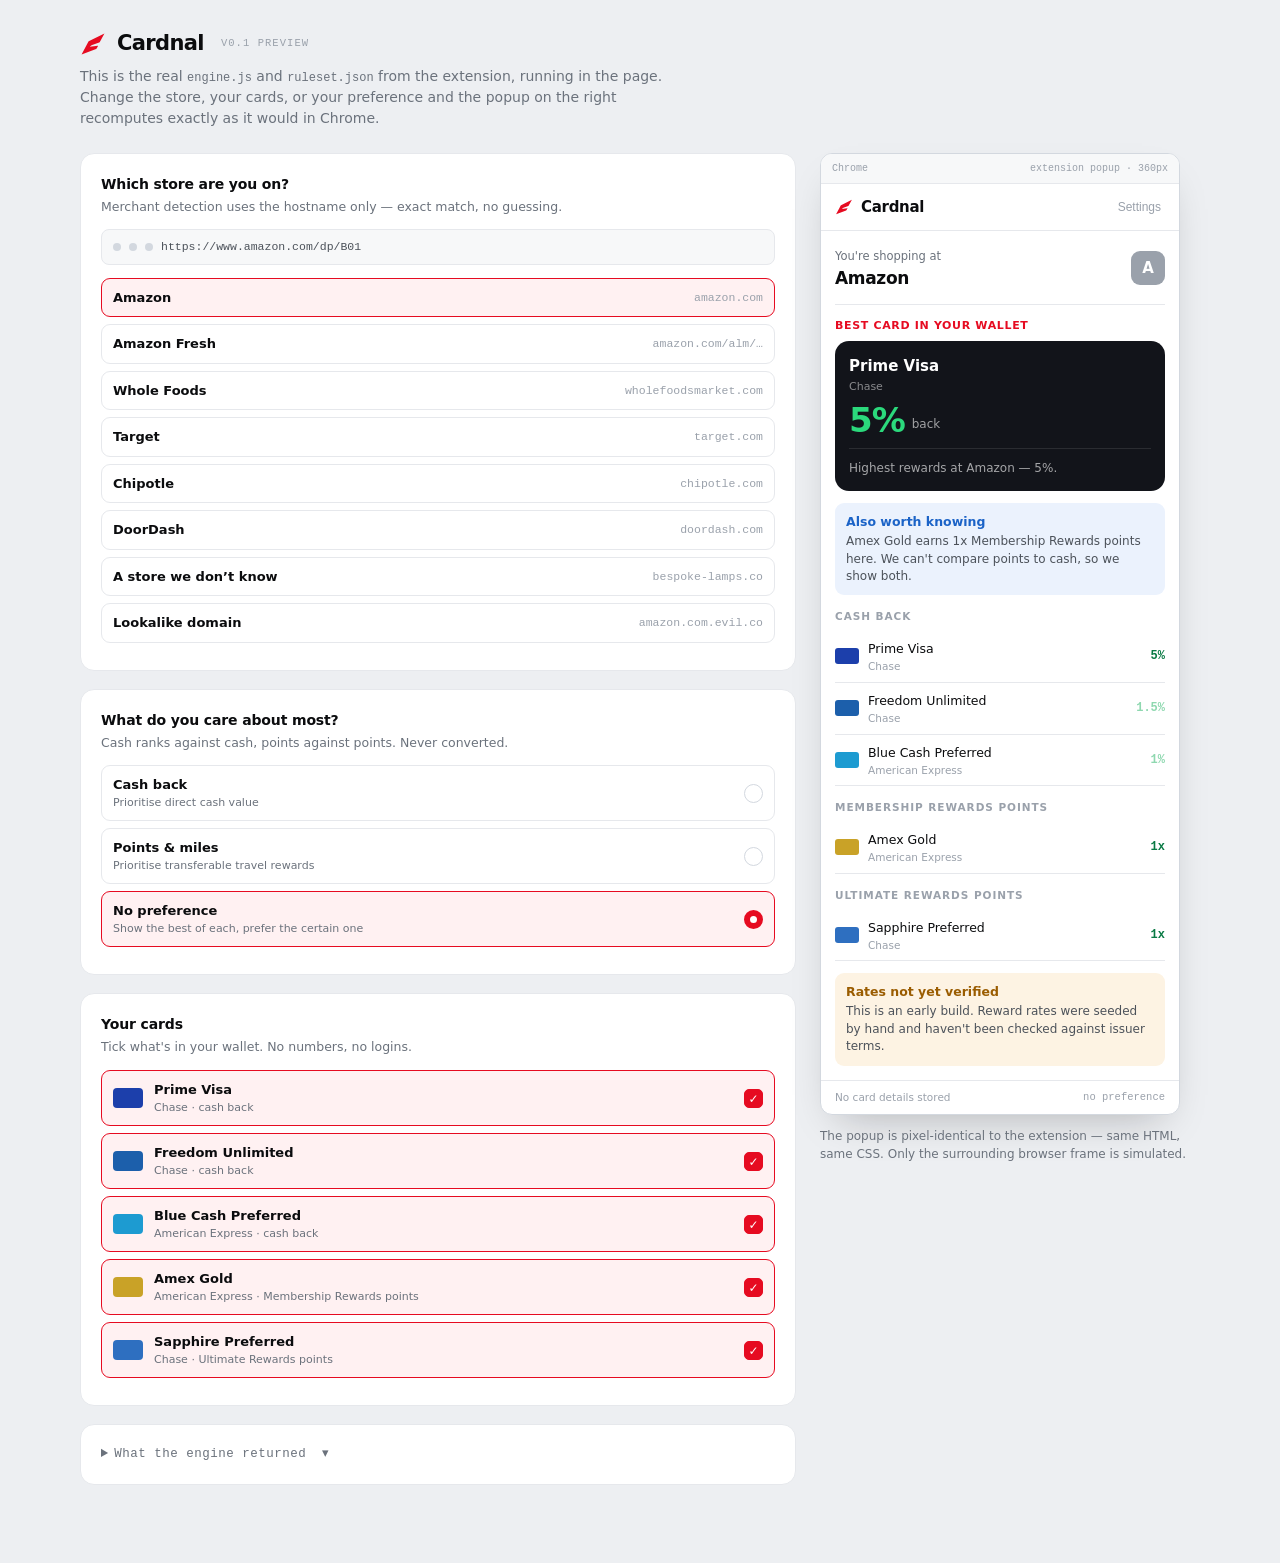
<file: Cardnal/cardnal-preview.html>
<!DOCTYPE html>
<html lang="en"><head><meta charset="UTF-8">
<meta name="viewport" content="width=device-width, initial-scale=1">
<title>Cardnal v0.1 — interactive preview</title>
<style>

:root{
  --red:#E60B21; --red-50:#FFF1F2; --red-200:#FFC5CB; --red-700:#A80A18;
  --ink-50:#F7F8F9; --ink-100:#EEF0F2; --ink-400:#9AA1AB; --ink-500:#6B727C;
  --ink-600:#4C525A; --ink-950:#0B0C0E;
  --line:#E6E8EC; --line-strong:#D3D8DF;
  --green:#0E9F5B; --green-text:#097A44; --green-bg:#E9F8F0;
  --amber-text:#9A5C00; --amber-bg:#FDF3E3;
  --info:#1B63C7; --info-bg:#EBF2FD;
  --sans: ui-sans-serif, system-ui, -apple-system, "Segoe UI", Roboto, sans-serif;
  --mono: ui-monospace, SFMono-Regular, Menlo, monospace;
}
*{box-sizing:border-box;margin:0;padding:0}
body{width:360px;font-family:var(--sans);color:var(--ink-950);background:#fff;font-size:14px;line-height:1.5}
.hd{display:flex;align-items:center;gap:8px;padding:12px 14px;border-bottom:1px solid var(--line)}
.hd img{width:18px;height:18px}
.hd b{font-size:15px;letter-spacing:-.02em}
.hd .gear{margin-left:auto;background:none;border:0;cursor:pointer;color:var(--ink-400);padding:4px;border-radius:6px;font-size:12px}
.hd .gear:hover{background:var(--ink-100);color:var(--ink-600)}
.bd{padding:14px}

.merchant{display:flex;align-items:center;gap:10px;padding-bottom:12px;border-bottom:1px solid var(--line);margin-bottom:13px}
.merchant .lb{font-size:11.5px;color:var(--ink-500)}
.merchant .nm{font-size:17px;font-weight:700;letter-spacing:-.02em}
.merchant .tile{margin-left:auto;width:34px;height:34px;border-radius:9px;display:grid;place-items:center;font-weight:800;font-size:15px;color:#fff;background:var(--ink-400)}

.eyebrow{font-size:11px;font-weight:700;color:var(--red);margin-bottom:7px;text-transform:uppercase;letter-spacing:.06em}

.win{background:#12141A;border-radius:14px;padding:14px;color:#fff;margin-bottom:6px}
.win .top{display:flex;justify-content:space-between;align-items:flex-start;gap:8px;margin-bottom:8px}
.win .nm{font-size:15px;font-weight:600}
.win .iss{font-size:11px;color:rgba(255,255,255,.5);margin-top:1px}
.win .rate{display:flex;align-items:flex-end;gap:7px}
.win .rate b{font-size:34px;font-weight:800;line-height:1;color:#2BD97C;letter-spacing:-.03em}
.win .rate i{font-style:normal;font-size:12px;color:rgba(255,255,255,.6);padding-bottom:4px}
.win .why{font-size:12px;color:rgba(255,255,255,.62);border-top:1px solid rgba(255,255,255,.1);padding-top:10px;margin-top:11px}

.grouphd{font-size:10.5px;font-weight:700;letter-spacing:.09em;text-transform:uppercase;color:var(--ink-400);margin:14px 0 6px}
.row{display:flex;align-items:center;gap:9px;padding:7px 0;border-bottom:1px solid var(--line)}
.row:last-child{border-bottom:0}
.row .chip{width:24px;height:16px;border-radius:3px;flex-shrink:0;background:var(--ink-400)}
.row .t{font-size:12.5px}
.row .sub{font-size:10.5px;color:var(--ink-400)}
.row .v{margin-left:auto;font-family:var(--mono);font-size:12px;font-weight:600}
.row.first .v{color:var(--green-text)}

.note{border-radius:9px;padding:10px 11px;font-size:12px;line-height:1.45;margin-top:12px}
.note b{display:block;font-size:12.5px;margin-bottom:2px}
.note.info{background:var(--info-bg);color:var(--ink-600)} .note.info b{color:var(--info)}
.note.amber{background:var(--amber-bg);color:var(--ink-600)} .note.amber b{color:var(--amber-text)}
.note.plain{background:var(--ink-50);color:var(--ink-600)} .note.plain b{color:var(--ink-950)}

.empty{text-align:center;padding:26px 12px}
.empty h3{font-size:15px;margin-bottom:5px}
.empty p{font-size:12.5px;color:var(--ink-500);margin-bottom:14px}

.btn{font-family:var(--sans);font-size:13px;font-weight:600;padding:9px 14px;border-radius:9px;border:1.5px solid var(--line-strong);background:#fff;cursor:pointer;width:100%}
.btn:hover{background:var(--ink-50)}
.btn-p{background:var(--red);border-color:var(--red);color:#fff}
.btn-p:hover{background:var(--red-700)}

.ft{border-top:1px solid var(--line);padding:9px 14px;display:flex;align-items:center;gap:6px;font-size:10.5px;color:var(--ink-400)}
.ft .pref{margin-left:auto;font-family:var(--mono)}
.skel{background:var(--ink-100);border-radius:5px;height:12px;margin-bottom:7px}

/* ---- preview chrome (not part of the extension) ---- */
html,body{width:auto}
body{background:#EDEFF2;padding:28px 20px 60px;font-family:var(--sans)}
.page{max-width:1120px;margin:0 auto}
.masthead{display:flex;align-items:center;gap:11px;margin-bottom:6px}
.masthead img{width:26px;height:26px}
.masthead b{font-size:21px;letter-spacing:-.03em}
.masthead .tag{font-family:var(--mono);font-size:10.5px;color:var(--ink-400);letter-spacing:.1em;text-transform:uppercase;margin-left:6px}
.lede{color:var(--ink-500);font-size:14px;margin-bottom:24px;max-width:70ch}
.grid{display:grid;grid-template-columns:1fr 380px;gap:24px;align-items:start}
.panel{background:#fff;border:1px solid var(--line);border-radius:14px;padding:20px;margin-bottom:18px}
.panel h3{font-size:14px;letter-spacing:-.01em;margin-bottom:3px}
.panel .h{font-size:12.5px;color:var(--ink-500);margin-bottom:13px}
.opt{display:flex;align-items:center;gap:11px;padding:9px 11px;border:1.5px solid var(--line);border-radius:9px;margin-bottom:7px;cursor:pointer;font-size:13px;transition:border-color .12s,background .12s}
.opt:hover{border-color:var(--line-strong)}
.opt.on{border-color:var(--red);background:var(--red-50)}
.opt .chip{width:30px;height:20px;border-radius:4px;flex-shrink:0}
.opt .m{font-family:var(--mono);font-size:11.5px;color:var(--ink-400);margin-left:auto}
.opt b{font-weight:600}
.opt .s{display:block;font-size:11px;color:var(--ink-500);font-weight:400}
.opt .bx{margin-left:auto;width:19px;height:19px;border:1.5px solid var(--line-strong);border-radius:5px;background:#fff;flex-shrink:0;display:grid;place-items:center;color:#fff;font-size:12px}
.opt.on .bx{background:var(--red);border-color:var(--red)}
.opt.radio .bx{border-radius:50%}
.opt.on.radio .bx{background:#fff;border-color:var(--red);border-width:6px}
.urlbar{display:flex;align-items:center;gap:8px;background:var(--ink-50);border:1px solid var(--line);border-radius:8px;padding:8px 11px;font-family:var(--mono);font-size:11.5px;color:var(--ink-600);margin-bottom:13px}
.urlbar .dot{width:8px;height:8px;border-radius:50%;background:var(--line-strong)}
.stack{position:sticky;top:24px}
.frame{border:1px solid var(--line-strong);border-radius:12px;overflow:hidden;box-shadow:0 18px 40px -18px rgba(11,12,14,.28);background:#fff;width:360px}
.frame .bar{background:var(--ink-50);border-bottom:1px solid var(--line);padding:7px 11px;font-family:var(--mono);font-size:10px;color:var(--ink-400);display:flex;gap:6px;align-items:center}
.pop-body{max-height:none}
.note-preview{font-size:12px;color:var(--ink-500);margin-top:12px;line-height:1.5}
.json{background:#12141A;border-radius:10px;padding:14px;overflow-x:auto;margin-top:12px}
.json pre{font-family:var(--mono);font-size:11px;line-height:1.6;color:#C9CED6;white-space:pre-wrap}
.k{color:#FF9BA6}.v{color:#8FD8B0}.c{color:#6B727C}
details summary{cursor:pointer;font-size:12.5px;color:var(--ink-500);font-family:var(--mono);letter-spacing:.04em}
@media(max-width:900px){.grid{grid-template-columns:1fr}.stack{position:static}.frame{width:100%;max-width:360px}}
</style></head>
<body>
<div class="page">
  <div class="masthead"><img src="[data-uri]" alt="">
    <b>Cardnal</b><span class="tag">v0.1 preview</span></div>
  <p class="lede">This is the real <code style="font-family:var(--mono);font-size:12px">engine.js</code> and
     <code style="font-family:var(--mono);font-size:12px">ruleset.json</code> from the extension, running in the page.
     Change the store, your cards, or your preference and the popup on the right recomputes exactly as it would in Chrome.</p>

  <div class="grid">
    <div>
      <div class="panel">
        <h3>Which store are you on?</h3>
        <p class="h">Merchant detection uses the hostname only — exact match, no guessing.</p>
        <div class="urlbar"><span class="dot"></span><span class="dot"></span><span class="dot"></span><span id="urlShow">https://www.amazon.com/dp/B01</span></div>
        <div id="merchants"></div>
      </div>

      <div class="panel">
        <h3>What do you care about most?</h3>
        <p class="h">Cash ranks against cash, points against points. Never converted.</p>
        <div id="prefs"></div>
      </div>

      <div class="panel">
        <h3>Your cards</h3>
        <p class="h">Tick what's in your wallet. No numbers, no logins.</p>
        <div id="cards"></div>
      </div>

      <div class="panel">
        <details><summary>What the engine returned &nbsp;&#9662;</summary>
          <div class="json"><pre id="raw"></pre></div>
        </details>
      </div>
    </div>

    <div class="stack">
      <div class="frame">
        <div class="bar"><span>Chrome</span><span style="margin-left:auto">extension popup · 360px</span></div>
        <div class="hd"><img src="[data-uri]" alt="">
          <b>Cardnal</b><button class="gear">Settings</button></div>
        <div class="bd" id="root"></div>
        <div class="ft"><span>No card details stored</span><span class="pref" id="prefLabel"></span></div>
      </div>
      <p class="note-preview">The popup is pixel-identical to the extension — same HTML, same CSS.
      Only the surrounding browser frame is simulated.</p>
    </div>
  </div>
</div>

<script type="module">
const RULESET = {
  "schemaVersion": "0.1",
  "rulesetVersion": "2026-08-09.1",
  "publishedAt": "2026-08-09",

  "_README": [
    "EVERY RATE IN THIS FILE IS UNVERIFIED. verified=false on every rule is deliberate.",
    "These values were seeded from general knowledge of published card terms and have NOT",
    "been checked against issuer documentation. A human must open each termsUrl, confirm the",
    "rate, and set verified=true with their initials and the date before this ships to anyone",
    "outside the team. See VERIFICATION.md.",
    "Extension logic reads this file and nothing else — updating rates never requires a code change."
  ],

  "categories": {
    "online_retail":  { "label": "Online retail" },
    "groceries":      { "label": "Groceries" },
    "dining":         { "label": "Dining & restaurants" },
    "superstore":     { "label": "Superstores & wholesale clubs" },
    "delivery":       { "label": "Food delivery" },
    "other":          { "label": "Everything else" }
  },

  "merchants": [
    {
      "merchantId": "amazon",
      "name": "Amazon",
      "domains": ["amazon.com", "smile.amazon.com"],
      "categoryId": "online_retail",
      "confidence": "high",
      "pathOverrides": [
        { "startsWith": "/alm/storefront", "categoryId": "groceries", "note": "Amazon Fresh storefront" }
      ]
    },
    {
      "merchantId": "whole_foods",
      "name": "Whole Foods Market",
      "domains": ["wholefoodsmarket.com"],
      "categoryId": "groceries",
      "confidence": "high",
      "pathOverrides": []
    },
    {
      "merchantId": "target",
      "name": "Target",
      "domains": ["target.com"],
      "categoryId": "superstore",
      "confidence": "medium",
      "note": "Issuers classify Target inconsistently — some as superstore, some as groceries. Conservative default: superstore.",
      "pathOverrides": []
    },
    {
      "merchantId": "chipotle",
      "name": "Chipotle",
      "domains": ["chipotle.com"],
      "categoryId": "dining",
      "confidence": "high",
      "pathOverrides": []
    },
    {
      "merchantId": "doordash",
      "name": "DoorDash",
      "domains": ["doordash.com"],
      "categoryId": "delivery",
      "confidence": "medium",
      "note": "Some issuers code delivery as dining, others as its own category. Mapped to delivery; card rules may treat delivery as dining explicitly.",
      "pathOverrides": []
    }
  ],

  "cards": [
    {
      "cardId": "chase_prime_visa",
      "displayName": "Prime Visa",
      "issuer": "Chase",
      "network": "Visa",
      "currency": "cash",
      "currencyLabel": "cash back",
      "annualFeeCents": 0,
      "foreignTxFeePct": 0,
      "colorHex": "#1C3FAB",
      "termsUrl": "https://creditcards.chase.com/rewards-credit-cards/amazon-prime-rewards-visa",
      "base": { "value": 1, "unit": "percent" },
      "bonuses": [
        { "match": { "merchantId": "amazon" },      "value": 5, "unit": "percent", "note": "Requires an active Prime membership", "verified": false, "verifiedAt": null, "verifiedBy": null },
        { "match": { "merchantId": "whole_foods" }, "value": 5, "unit": "percent", "note": "Requires an active Prime membership", "verified": false, "verifiedAt": null, "verifiedBy": null },
        { "match": { "categoryId": "dining" },      "value": 2, "unit": "percent", "verified": false, "verifiedAt": null, "verifiedBy": null }
      ]
    },
    {
      "cardId": "chase_freedom_unlimited",
      "displayName": "Freedom Unlimited",
      "issuer": "Chase",
      "network": "Visa",
      "currency": "cash",
      "currencyLabel": "cash back",
      "annualFeeCents": 0,
      "foreignTxFeePct": 3,
      "colorHex": "#1C5FAB",
      "termsUrl": "https://creditcards.chase.com/cash-back-credit-cards/freedom/unlimited",
      "base": { "value": 1.5, "unit": "percent" },
      "bonuses": [
        { "match": { "categoryId": "dining" }, "value": 3, "unit": "percent", "verified": false, "verifiedAt": null, "verifiedBy": null }
      ]
    },
    {
      "cardId": "amex_blue_cash_preferred",
      "displayName": "Blue Cash Preferred",
      "issuer": "American Express",
      "network": "Amex",
      "currency": "cash",
      "currencyLabel": "cash back",
      "annualFeeCents": 9500,
      "foreignTxFeePct": 2.7,
      "colorHex": "#1D9BD1",
      "termsUrl": "https://www.americanexpress.com/us/credit-cards/card/blue-cash-preferred",
      "base": { "value": 1, "unit": "percent" },
      "bonuses": [
        {
          "match": { "categoryId": "groceries" },
          "value": 6, "unit": "percent",
          "cap": { "amountCents": 600000, "period": "calendar_year", "thenValue": 1, "thenUnit": "percent" },
          "note": "US supermarkets only. Excludes superstores and warehouse clubs.",
          "excludesMerchants": ["target"],
          "verified": false, "verifiedAt": null, "verifiedBy": null
        }
      ]
    },
    {
      "cardId": "amex_gold",
      "displayName": "Amex Gold",
      "issuer": "American Express",
      "network": "Amex",
      "currency": "MR",
      "currencyLabel": "Membership Rewards points",
      "annualFeeCents": 32500,
      "foreignTxFeePct": 0,
      "colorHex": "#C9A227",
      "termsUrl": "https://www.americanexpress.com/us/credit-cards/card/gold-card",
      "base": { "value": 1, "unit": "multiplier" },
      "bonuses": [
        { "match": { "categoryId": "dining" },    "value": 4, "unit": "multiplier", "verified": false, "verifiedAt": null, "verifiedBy": null },
        { "match": { "categoryId": "delivery" },  "value": 4, "unit": "multiplier", "note": "Issuer treats delivery as dining", "verified": false, "verifiedAt": null, "verifiedBy": null },
        {
          "match": { "categoryId": "groceries" },
          "value": 4, "unit": "multiplier",
          "cap": { "amountCents": 2500000, "period": "calendar_year", "thenValue": 1, "thenUnit": "multiplier" },
          "note": "US supermarkets only",
          "excludesMerchants": ["target"],
          "verified": false, "verifiedAt": null, "verifiedBy": null
        }
      ]
    },
    {
      "cardId": "chase_sapphire_preferred",
      "displayName": "Sapphire Preferred",
      "issuer": "Chase",
      "network": "Visa",
      "currency": "UR",
      "currencyLabel": "Ultimate Rewards points",
      "annualFeeCents": 9500,
      "foreignTxFeePct": 0,
      "colorHex": "#2E6FC0",
      "termsUrl": "https://creditcards.chase.com/rewards-credit-cards/sapphire/preferred",
      "base": { "value": 1, "unit": "multiplier" },
      "bonuses": [
        { "match": { "categoryId": "dining" },   "value": 3, "unit": "multiplier", "verified": false, "verifiedAt": null, "verifiedBy": null },
        { "match": { "categoryId": "delivery" }, "value": 3, "unit": "multiplier", "note": "Issuer treats delivery as dining", "verified": false, "verifiedAt": null, "verifiedBy": null },
        { "match": { "categoryId": "online_retail" }, "value": 1, "unit": "multiplier", "verified": false, "verifiedAt": null, "verifiedBy": null }
      ]
    }
  ]
}
;

/* Cardnal v0.1 — recommendation engine.
 *
 * Pure functions. No chrome.* APIs, no DOM. Everything it knows comes from
 * ruleset.json, so updating reward rates never touches this file.
 *
 * Exported as an ES module so the same code runs in the popup and in Node tests.
 */

const TIE_THRESHOLD_PCT = 0.25; // below this spread, we don't claim a winner

// ---------------------------------------------------------------- merchant

/** Normalise a hostname for matching: lowercase, strip www. and trailing dot. */
function normaliseHost(host) {
  return String(host || '').toLowerCase().replace(/\.$/, '').replace(/^www\./, '');
}

/**
 * Identify the merchant from a URL. Exact host match only — no fuzzy matching,
 * because a near-match on a lookalike domain is a wrong answer, not a helpful one.
 * Returns null when the host isn't in the ruleset.
 */
function identifyMerchant(url, ruleset) {
  let host, path;
  try {
    const u = new URL(url);
    if (u.protocol !== 'http:' && u.protocol !== 'https:') return null;
    host = normaliseHost(u.hostname);
    path = u.pathname || '/';
  } catch {
    return null;
  }

  for (const m of ruleset.merchants) {
    const hit = m.domains.some(d => {
      const dn = normaliseHost(d);
      return host === dn || host.endsWith('.' + dn);
    });
    if (!hit) continue;

    // path overrides can change the category (Amazon Fresh vs Amazon retail)
    let categoryId = m.categoryId;
    let categorySource = 'domain';
    for (const o of (m.pathOverrides || [])) {
      if (path.startsWith(o.startsWith)) {
        categoryId = o.categoryId;
        categorySource = 'path';
        break;
      }
    }
    return {
      merchantId: m.merchantId,
      name: m.name,
      categoryId,
      categorySource,
      confidence: m.confidence || 'medium',
      note: m.note || null
    };
  }
  return null;
}

// ---------------------------------------------------------------- rates

/**
 * Which rule applies for this card at this merchant/category.
 * Precedence: merchant-specific bonus > category bonus > base rate.
 * Where two bonuses tie, the merchant-specific one wins.
 */
function resolveRate(card, context) {
  const { merchantId, categoryId } = context;
  let best = null;

  for (const b of (card.bonuses || [])) {
    if (b.excludesMerchants && b.excludesMerchants.includes(merchantId)) continue;

    const matchesMerchant = b.match.merchantId && b.match.merchantId === merchantId;
    const matchesCategory = b.match.categoryId && b.match.categoryId === categoryId;
    if (!matchesMerchant && !matchesCategory) continue;

    const candidate = {
      value: b.value,
      unit: b.unit,
      source: matchesMerchant ? 'merchant_bonus' : 'category_bonus',
      specificity: matchesMerchant ? 2 : 1,
      note: b.note || null,
      cap: b.cap || null,
      verified: b.verified === true,
      verifiedAt: b.verifiedAt || null
    };
    if (!best || candidate.specificity > best.specificity || candidate.value > best.value) {
      best = candidate;
    }
  }

  if (best) return best;

  return {
    value: card.base.value,
    unit: card.base.unit,
    source: 'base_rate',
    specificity: 0,
    note: null,
    cap: null,
    verified: false,
    verifiedAt: null
  };
}

// ---------------------------------------------------------------- ranking

/**
 * Rank a wallet for one merchant.
 *
 * Cash and points are ranked in SEPARATE groups and never converted into one
 * another — a point's value depends on how it's redeemed, and we don't know that.
 * Different point currencies (MR vs UR) are also separate groups.
 */
function rankCards(walletCardIds, context, ruleset, preference = 'none') {
  const byId = Object.fromEntries(ruleset.cards.map(c => [c.cardId, c]));
  const cards = walletCardIds.map(id => byId[id]).filter(Boolean);

  const scored = cards.map(card => {
    const rate = resolveRate(card, context);
    return {
      cardId: card.cardId,
      displayName: card.displayName,
      issuer: card.issuer,
      colorHex: card.colorHex,
      currency: card.currency,
      currencyLabel: card.currencyLabel,
      annualFeeCents: card.annualFeeCents,
      foreignTxFeePct: card.foreignTxFeePct,
      termsUrl: card.termsUrl,
      rate
    };
  });

  // group by currency — comparison only ever happens inside a group
  const groups = {};
  for (const s of scored) (groups[s.currency] ||= []).push(s);
  for (const k of Object.keys(groups)) {
    groups[k].sort((a, b) =>
      b.rate.value - a.rate.value ||
      a.annualFeeCents - b.annualFeeCents ||      // tiebreak: cheaper card
      a.cardId.localeCompare(b.cardId)            // deterministic last resort
    );
  }

  const cashGroup = groups.cash || [];
  const pointGroups = Object.entries(groups)
    .filter(([k]) => k !== 'cash')
    .map(([currency, list]) => ({ currency, list }));

  // pick the headline card according to stated preference
  let winner = null;
  let winnerBasis = null;

  const bestCash = cashGroup[0] || null;
  const bestPoints = pointGroups
    .map(g => g.list[0])
    .sort((a, b) => b.rate.value - a.rate.value || a.cardId.localeCompare(b.cardId))[0] || null;

  if (preference === 'cash') {
    winner = bestCash || bestPoints;
    winnerBasis = bestCash ? 'preference_cash' : 'only_option';
  } else if (preference === 'points') {
    winner = bestPoints || bestCash;
    winnerBasis = bestPoints ? 'preference_points' : 'only_option';
  } else {
    // No preference. We can't compare cash to points, so we prefer the one whose
    // value is certain — cash — and surface the points winner alongside it.
    winner = bestCash || bestPoints;
    winnerBasis = bestCash && bestPoints ? 'no_preference_prefers_cash'
                : bestCash ? 'only_cash' : 'only_points';
  }

  // is the winner's group actually differentiated, or does everything tie?
  const winnerGroup = winner ? (groups[winner.currency] || []) : [];
  const spread = winnerGroup.length > 1
    ? winnerGroup[0].rate.value - winnerGroup[1].rate.value
    : null;
  const isTie = spread !== null && spread < TIE_THRESHOLD_PCT;

  return {
    winner,
    winnerBasis,
    isTie,
    spread,
    cashGroup,
    pointGroups,
    allGroups: groups
  };
}

// ---------------------------------------------------------------- explanation

/** One sentence saying why the winner won. Required — never null when status is ok. */
function explain(result, context, ruleset, preference) {
  const w = result.winner;
  if (!w) return null;
  const catLabel = (ruleset.categories[context.categoryId] || {}).label || context.categoryId;
  const rateStr = w.rate.unit === 'percent' ? `${w.rate.value}%` : `${w.rate.value}x`;

  if (result.isTie) {
    const runnerUp = (result.allGroups[w.currency] || [])[1];
    if (w.annualFeeCents === 0 && runnerUp && runnerUp.annualFeeCents > 0) {
      return `Ties with ${runnerUp.displayName} at ${rateStr} — this one has no annual fee.`;
    }
    return `Several cards earn ${rateStr} here. Use whichever you prefer.`;
  }

  if (w.rate.source === 'merchant_bonus') {
    return `Highest rewards at ${context.merchantName} — ${rateStr}.`;
  }
  if (w.rate.source === 'category_bonus') {
    return `${catLabel} bonus — earns ${rateStr} here.`;
  }
  return `Earns ${rateStr} here, more than your other cards.`;
}

// ---------------------------------------------------------------- top level

/**
 * The single entry point the popup calls.
 * Always returns a status; "we don't know" is a first-class result.
 */
function recommend({ url, walletCardIds, preference, ruleset }) {
  const base = { rulesetVersion: ruleset.rulesetVersion, publishedAt: ruleset.publishedAt };

  if (!walletCardIds || walletCardIds.length === 0) {
    return { status: 'no_cards', ...base };
  }

  const merchant = identifyMerchant(url, ruleset);
  if (!merchant) {
    return { status: 'no_merchant', ...base };
  }
  if (merchant.confidence === 'low') {
    return { status: 'low_confidence', merchant, ...base };
  }

  const context = {
    merchantId: merchant.merchantId,
    merchantName: merchant.name,
    categoryId: merchant.categoryId
  };

  const ranked = rankCards(walletCardIds, context, ruleset, preference);
  if (!ranked.winner) {
    return { status: 'no_cards', merchant, ...base };
  }

  const allSame = Object.values(ranked.allGroups)
    .every(g => g.length <= 1 || (g[0].rate.value - g[g.length - 1].rate.value) < TIE_THRESHOLD_PCT);
  const onlyBaseRates = Object.values(ranked.allGroups)
    .flat().every(c => c.rate.source === 'base_rate');

  if (allSame && onlyBaseRates && ranked.cashGroup.length + ranked.pointGroups.length > 1) {
    return {
      status: 'all_equal',
      merchant, context,
      groups: ranked.allGroups,
      categoryLabel: (ruleset.categories[context.categoryId] || {}).label,
      ...base
    };
  }

  return {
    status: 'ok',
    merchant,
    context,
    categoryLabel: (ruleset.categories[context.categoryId] || {}).label,
    winner: ranked.winner,
    winnerBasis: ranked.winnerBasis,
    isTie: ranked.isTie,
    cashGroup: ranked.cashGroup,
    pointGroups: ranked.pointGroups,
    reason: explain(ranked, context, ruleset, preference),
    unverifiedData: true, // every rule in v0.1 ships unverified — surfaced in the UI
    ...base
  };
}


/* ---------------- preview app ---------------- */
const esc = s => String(s).replace(/[&<>"]/g, c => ({'&':'&amp;','<':'&lt;','>':'&gt;','"':'&quot;'}[c]));
const rateStr = r => r.unit === 'percent' ? `${r.value}%` : `${r.value}x`;

const SITES = [
  { url:'https://www.amazon.com/dp/B01', label:'Amazon', host:'amazon.com' },
  { url:'https://www.amazon.com/alm/storefront', label:'Amazon Fresh', host:'amazon.com/alm/…' },
  { url:'https://www.wholefoodsmarket.com/', label:'Whole Foods', host:'wholefoodsmarket.com' },
  { url:'https://www.target.com/', label:'Target', host:'target.com' },
  { url:'https://www.chipotle.com/order', label:'Chipotle', host:'chipotle.com' },
  { url:'https://www.doordash.com/store/1', label:'DoorDash', host:'doordash.com' },
  { url:'https://bespoke-lamps.co/cart', label:'A store we don\u2019t know', host:'bespoke-lamps.co' },
  { url:'https://amazon.com.evil.co/', label:'Lookalike domain', host:'amazon.com.evil.co' }
];
const PREFS = [
  { id:'cash', label:'Cash back', hint:'Prioritise direct cash value' },
  { id:'points', label:'Points & miles', hint:'Prioritise transferable travel rewards' },
  { id:'none', label:'No preference', hint:'Show the best of each, prefer the certain one' }
];

let state = {
  url: SITES[0].url,
  preference: 'none',
  cards: RULESET.cards.map(c => c.cardId)
};

function drawControls(){
  document.getElementById('merchants').innerHTML = SITES.map((s,i) =>
    `<div class="opt${state.url===s.url?' on':''}" data-url="${esc(s.url)}">
       <b>${esc(s.label)}</b><span class="m">${esc(s.host)}</span></div>`).join('');
  document.getElementById('prefs').innerHTML = PREFS.map(p =>
    `<div class="opt radio${state.preference===p.id?' on':''}" data-pref="${p.id}">
       <span><b>${esc(p.label)}</b><span class="s">${esc(p.hint)}</span></span><span class="bx"></span></div>`).join('');
  document.getElementById('cards').innerHTML = RULESET.cards.map(c =>
    `<div class="opt${state.cards.includes(c.cardId)?' on':''}" data-card="${esc(c.cardId)}">
       <span class="chip" style="background:${esc(c.colorHex)}"></span>
       <span><b>${esc(c.displayName)}</b><span class="s">${esc(c.issuer)} · ${esc(c.currencyLabel)}</span></span>
       <span class="bx">&#10003;</span></div>`).join('');
  document.getElementById('urlShow').textContent = state.url;
}

function cardRow(c, first){
  return `<div class="row${first?' first':''}">
    <span class="chip" style="background:${esc(c.colorHex||'#9AA1AB')}"></span>
    <span><span class="t">${esc(c.displayName)}</span><span class="sub" style="display:block">${esc(c.issuer)}</span></span>
    <span class="v">${esc(rateStr(c.rate))}</span></div>`;
}
function groupsHtml(res){
  let h='';
  if(res.cashGroup && res.cashGroup.length)
    h += `<div class="grouphd">Cash back</div>` + res.cashGroup.map((c,i)=>cardRow(c,i===0)).join('');
  for(const g of (res.pointGroups||[])){
    if(!g.list.length) continue;
    h += `<div class="grouphd">${esc(g.list[0].currencyLabel||g.currency)}</div>` + g.list.map((c,i)=>cardRow(c,i===0)).join('');
  }
  return h;
}
function merchantBlock(m){
  return `<div class="merchant"><span><span class="lb">You're shopping at</span>
    <span class="nm" style="display:block">${esc(m.name)}</span></span>
    <span class="tile">${esc((m.name||'?').trim()[0].toUpperCase())}</span></div>`;
}

function render(){
  const res = recommend({ url: state.url, walletCardIds: state.cards, preference: state.preference, ruleset: RULESET });
  const root = document.getElementById('root');
  document.getElementById('prefLabel').textContent =
    ({cash:'cash back',points:'points & miles',none:'no preference'})[state.preference];

  if(res.status==='no_cards'){
    root.innerHTML = `<div class="empty"><h3>No cards yet</h3>
      <p>Add the cards already in your wallet and Cardnal starts working immediately.</p>
      <button class="btn btn-p">Add your cards</button></div>`;
  } else if(res.status==='no_merchant'){
    root.innerHTML = `<div class="empty"><h3>We don't know this store yet</h3>
      <p>Cardnal supports a small set of stores in this early version. We won't guess.</p>
      <button class="btn">See supported stores</button></div>`;
  } else if(res.status==='all_equal'){
    root.innerHTML = merchantBlock(res.merchant) +
      `<div class="note plain"><b>Every card earns the same here</b>None of your cards has a bonus for ${esc(res.categoryLabel||'this category')}. Use whichever you prefer.</div>` +
      groupsHtml({ cashGroup: res.groups.cash||[],
        pointGroups: Object.entries(res.groups).filter(([k])=>k!=='cash').map(([currency,list])=>({currency,list})) });
  } else {
    const w=res.winner;
    let h = merchantBlock(res.merchant);
    h += `<div class="eyebrow">${res.isTie?'Either works':'Best card in your wallet'}</div>`;
    h += `<div class="win"><div class="top"><span><span class="nm">${esc(w.displayName)}</span>
      <span class="iss" style="display:block">${esc(w.issuer)}</span></span></div>
      <div class="rate"><b>${esc(rateStr(w.rate))}</b><i>${esc(w.rate.unit==='percent'?'back':(w.currencyLabel||'points'))}</i></div>
      <div class="why">${esc(res.reason)}</div></div>`;
    if(res.winnerBasis==='no_preference_prefers_cash'){
      const bp=(res.pointGroups[0]||{}).list?.[0];
      if(bp) h += `<div class="note info"><b>Also worth knowing</b>${esc(bp.displayName)} earns ${esc(rateStr(bp.rate))} ${esc(bp.currencyLabel)} here. We can't compare points to cash, so we show both.</div>`;
    }
    h += groupsHtml(res);
    if(w.rate.cap){
      const cap=(w.rate.cap.amountCents/100).toLocaleString('en-US',{style:'currency',currency:'USD',maximumFractionDigits:0});
      h += `<div class="note amber"><b>Has a cap</b>This rate applies up to ${esc(cap)} per year, then drops to ${esc(w.rate.cap.thenValue)}${w.rate.cap.thenUnit==='percent'?'%':'x'}. We can't track your spending, so check where you are.</div>`;
    }
    if(w.foreignTxFeePct>0)
      h += `<div class="note plain"><b>Foreign transaction fee</b>${esc(w.displayName)} charges ${esc(w.foreignTxFeePct)}% on purchases abroad.</div>`;
    h += `<div class="note amber"><b>Rates not yet verified</b>This is an early build. Reward rates were seeded by hand and haven't been checked against issuer terms.</div>`;
    root.innerHTML = h;
  }

  const brief = { status: res.status, merchant: res.merchant?.name ?? null,
    category: res.context?.categoryId ?? null,
    winner: res.winner ? { card: res.winner.displayName, rate: rateStr(res.winner.rate), currency: res.winner.currency } : null,
    winnerBasis: res.winnerBasis ?? null, isTie: res.isTie ?? null, reason: res.reason ?? null };
  document.getElementById('raw').innerHTML = JSON.stringify(brief,null,2)
    .replace(/"([^"]+)":/g,'<span class="k">"$1"</span>:')
    .replace(/: "([^"]*)"/g,': <span class="v">"$1"</span>');
}

document.addEventListener('click', e => {
  const o = e.target.closest('.opt'); if(!o) return;
  if(o.dataset.url){ state.url = o.dataset.url; }
  else if(o.dataset.pref){ state.preference = o.dataset.pref; }
  else if(o.dataset.card){
    const id=o.dataset.card;
    state.cards = state.cards.includes(id) ? state.cards.filter(x=>x!==id) : [...state.cards,id];
  }
  drawControls(); render();
});

drawControls(); render();
</script>
</body></html>
</file>
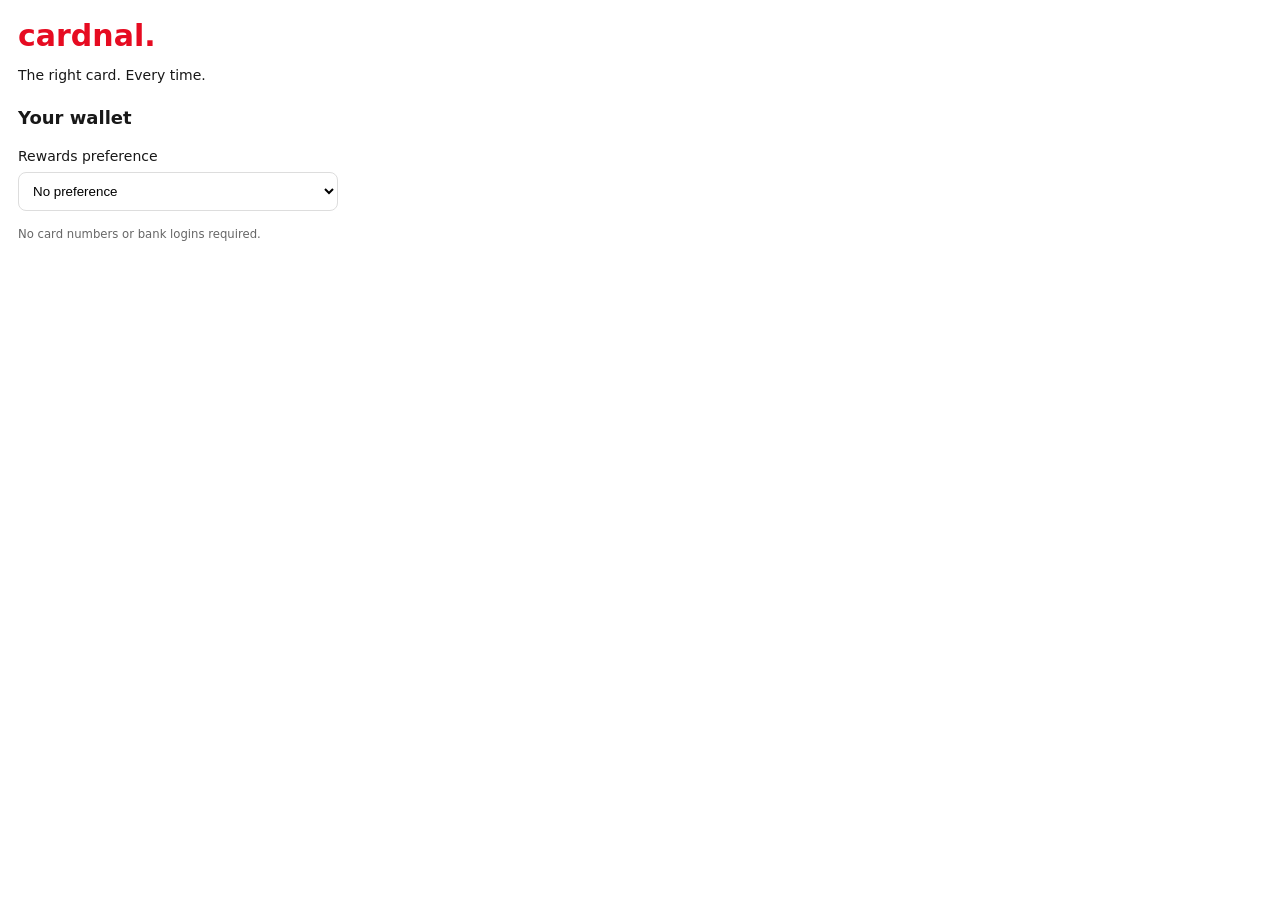
<file: extension/popup.html>
<!doctype html><html><head><meta charset="utf-8"><link rel="stylesheet" href="popup.css"></head><body><h1>cardnal.</h1><p>The right card. Every time.</p><h2>Your wallet</h2><div id="cards"></div><label for="preference">Rewards preference</label><select id="preference"><option value="none">No preference</option><option value="cash">Cash back</option><option value="points">Points and miles</option></select><p id="status" role="status"></p><small>No card numbers or bank logins required.</small><script src="engine.js"></script><script src="popup.js"></script></body></html>
</file>
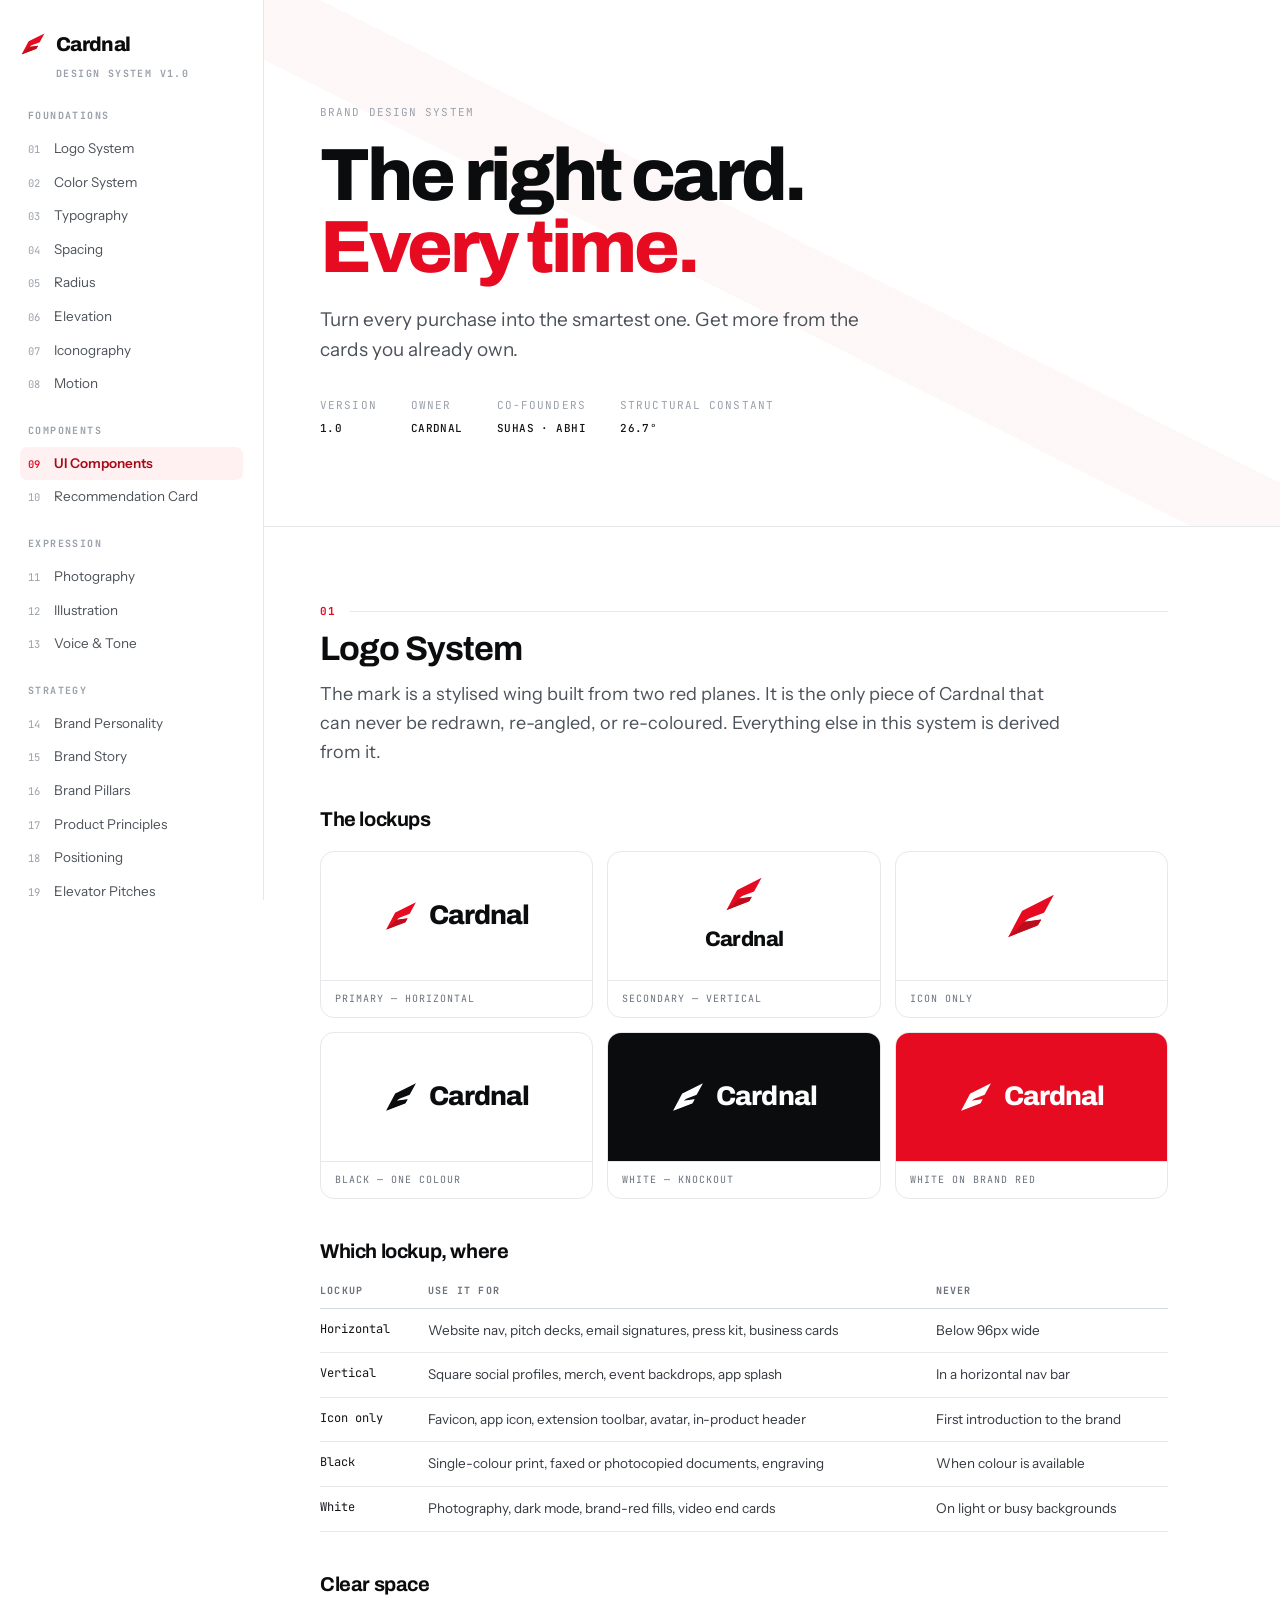
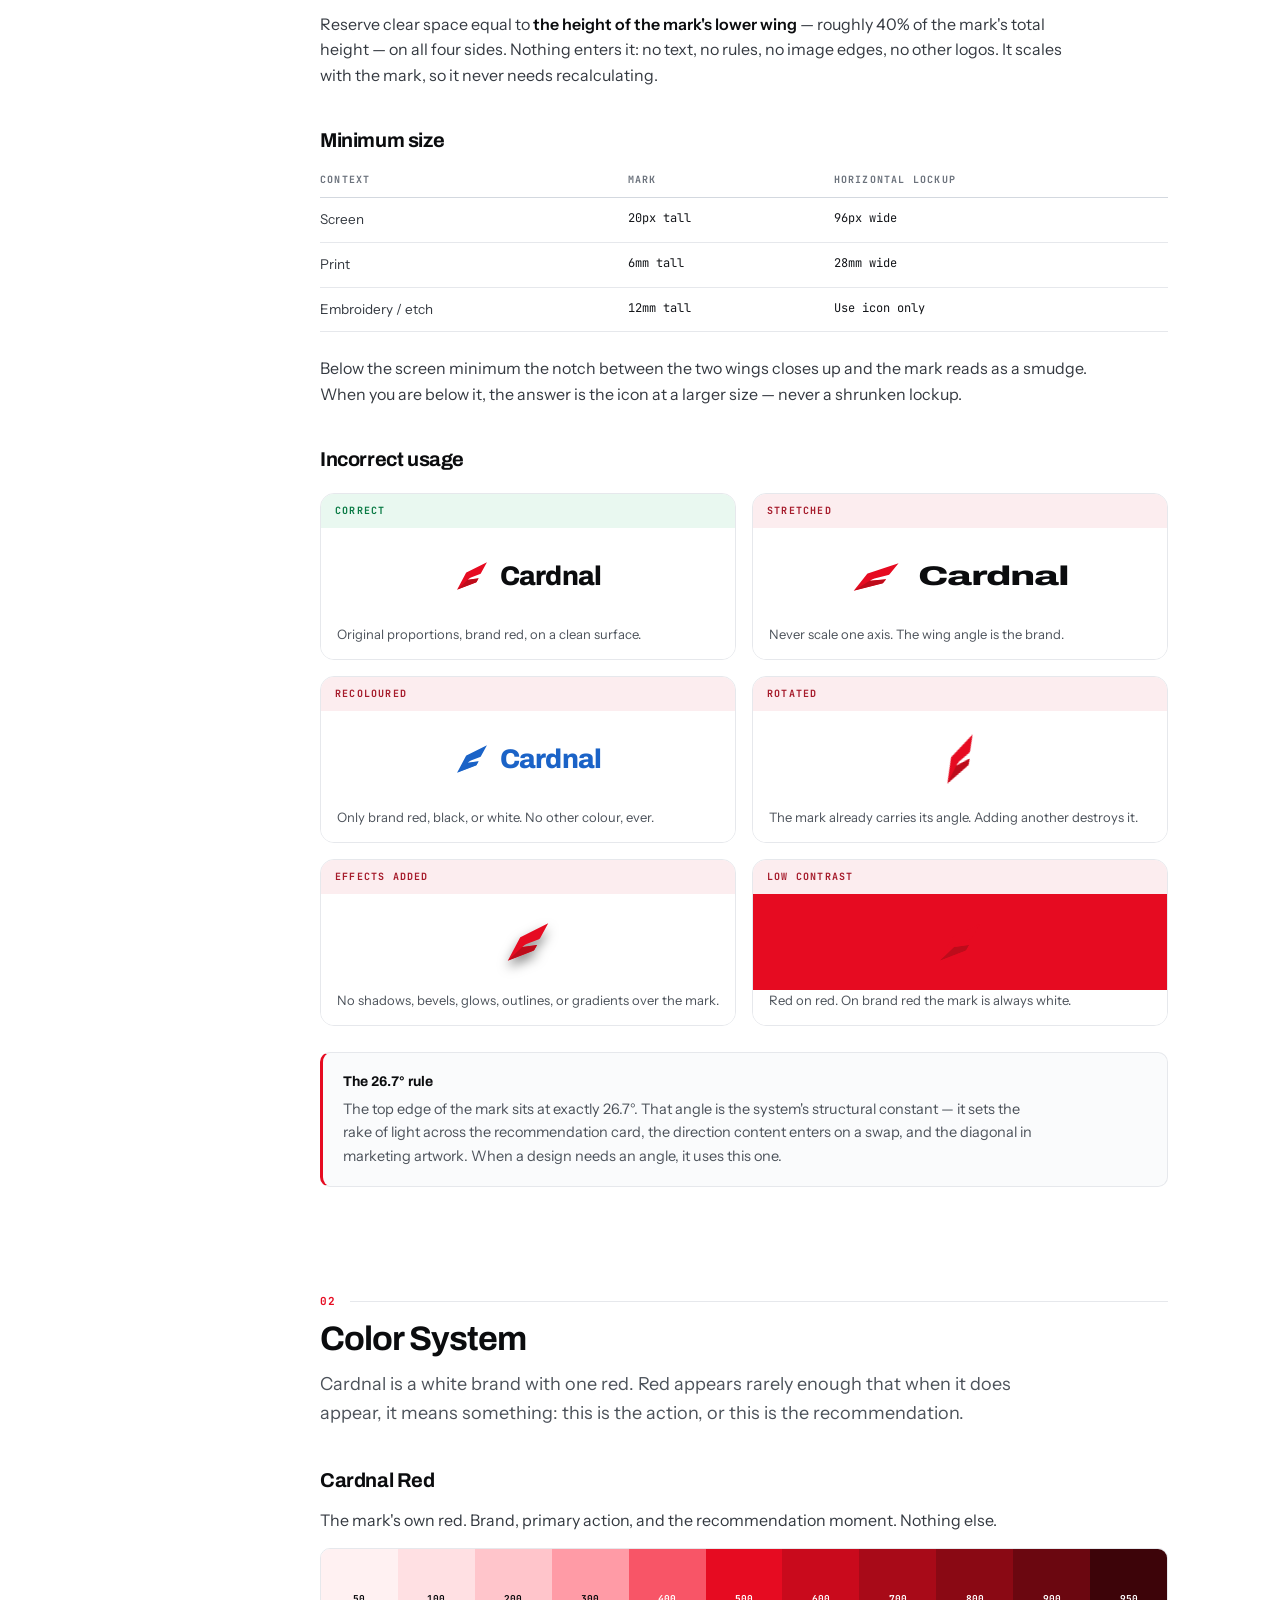
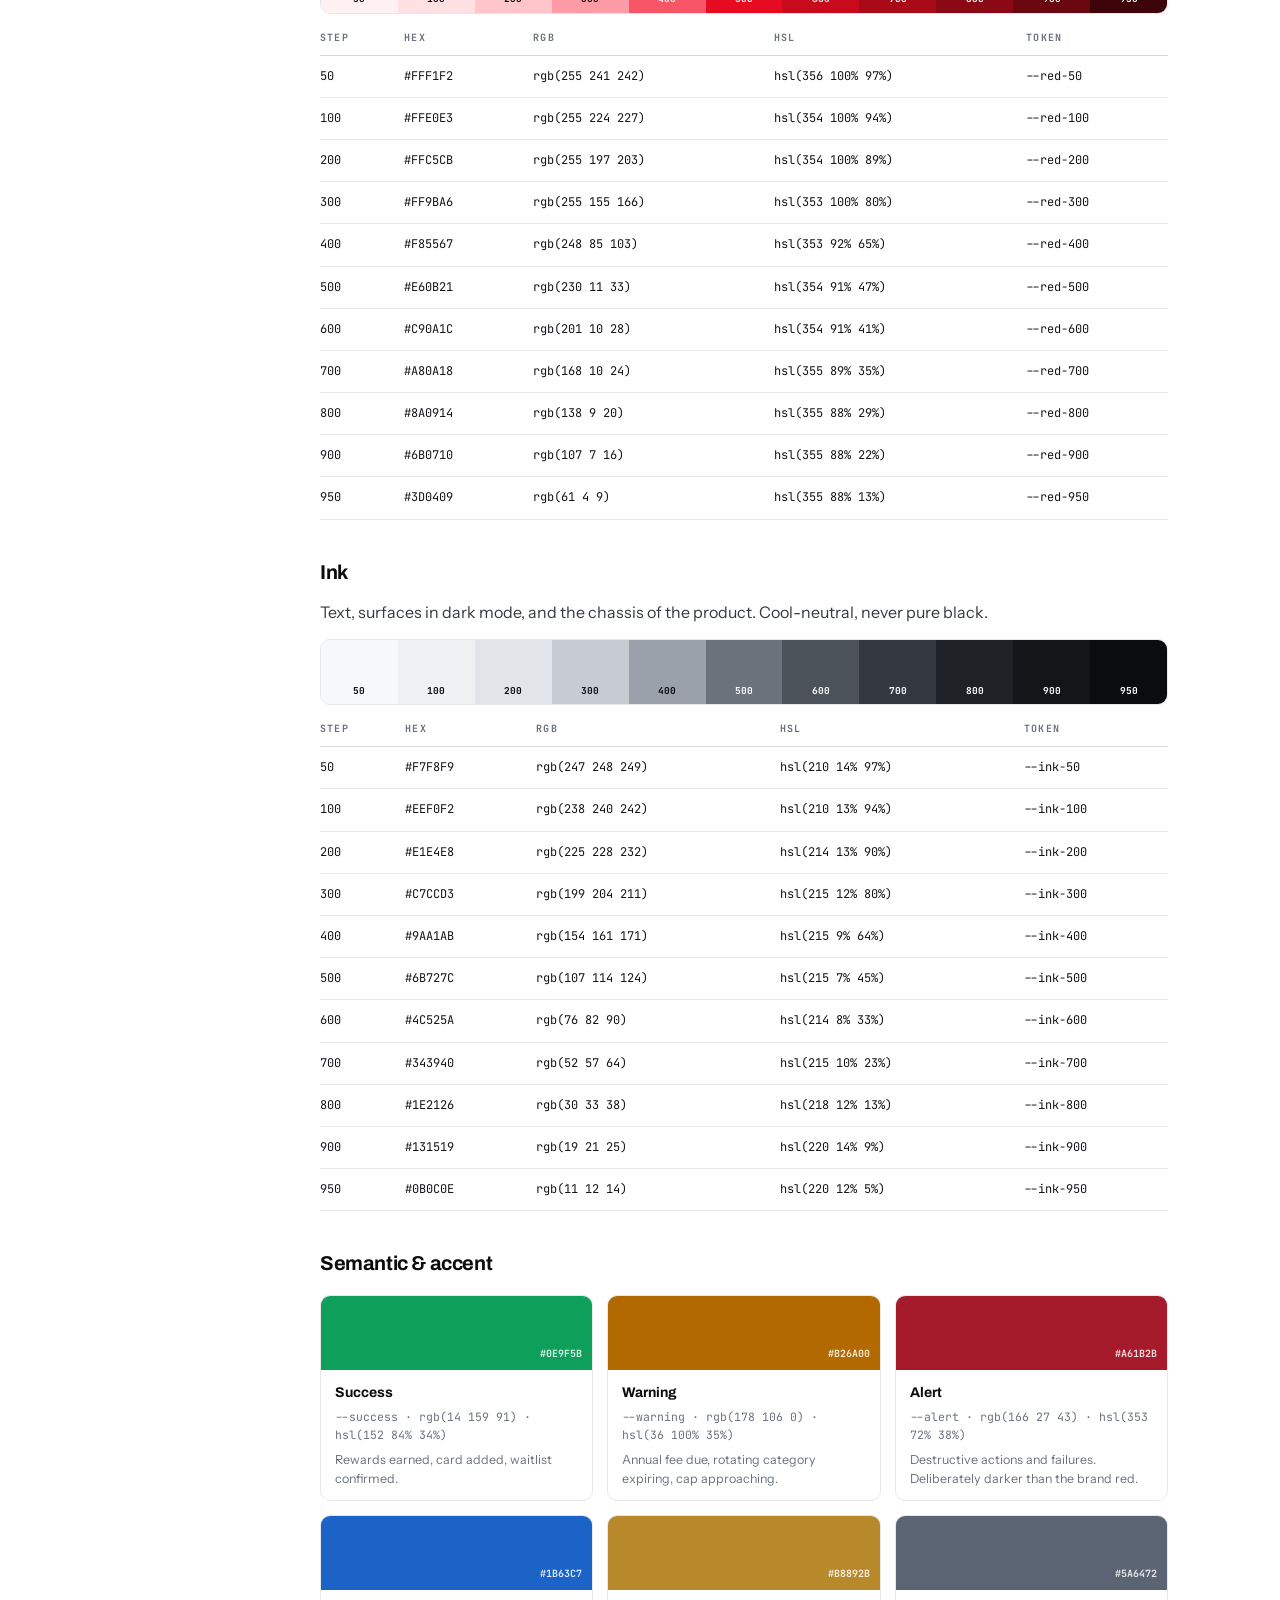
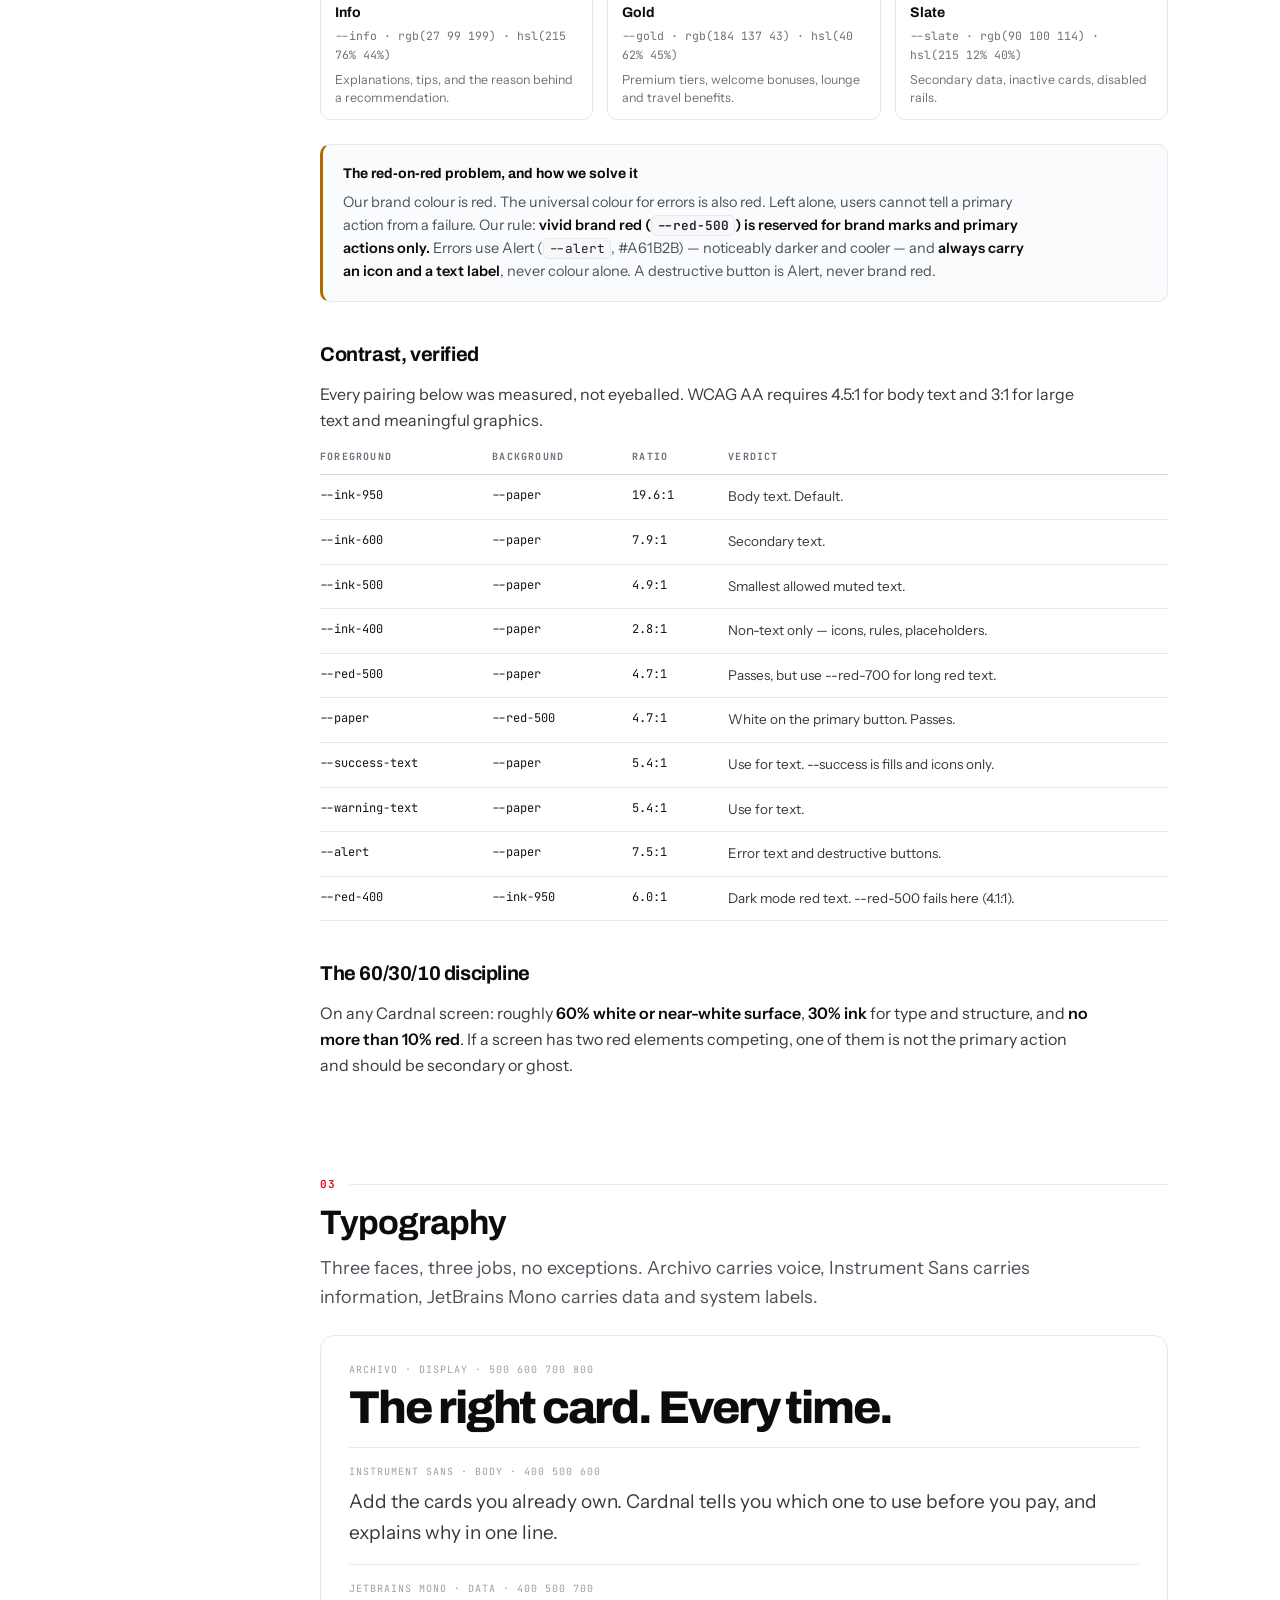
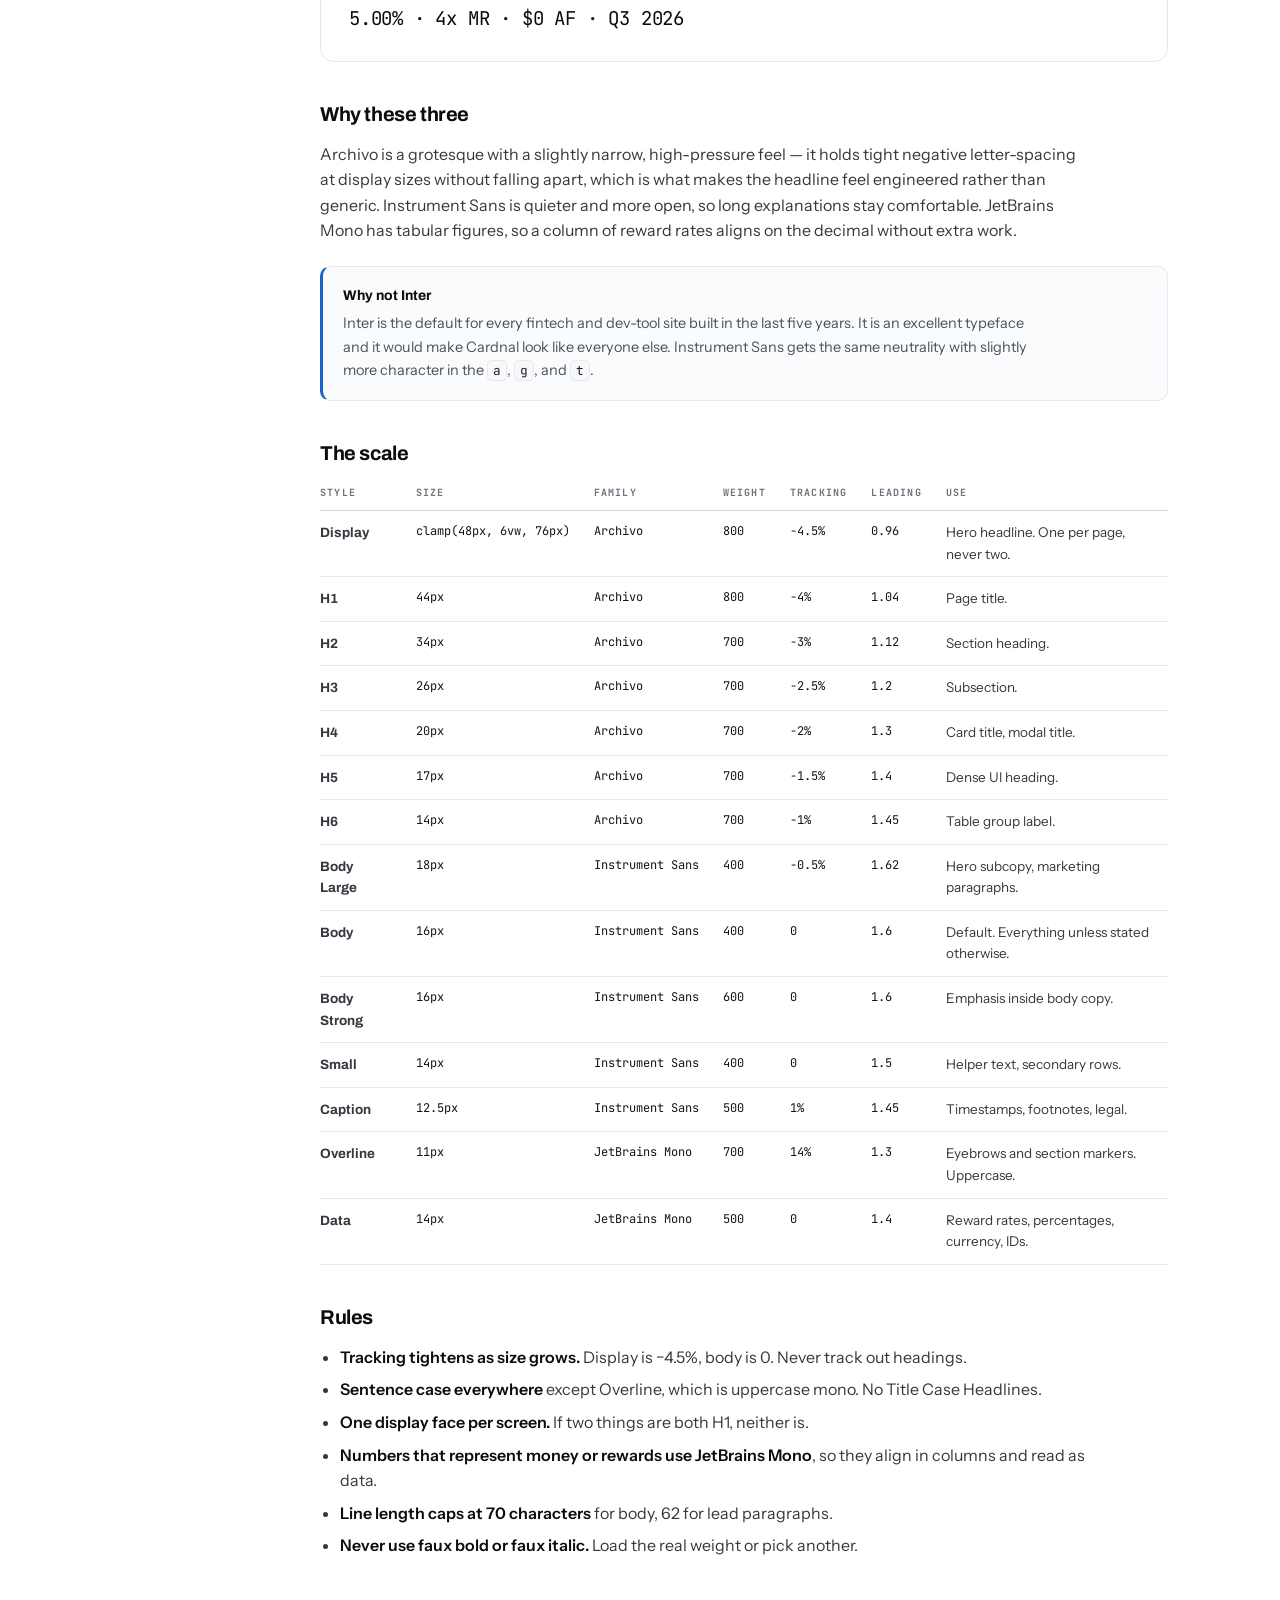
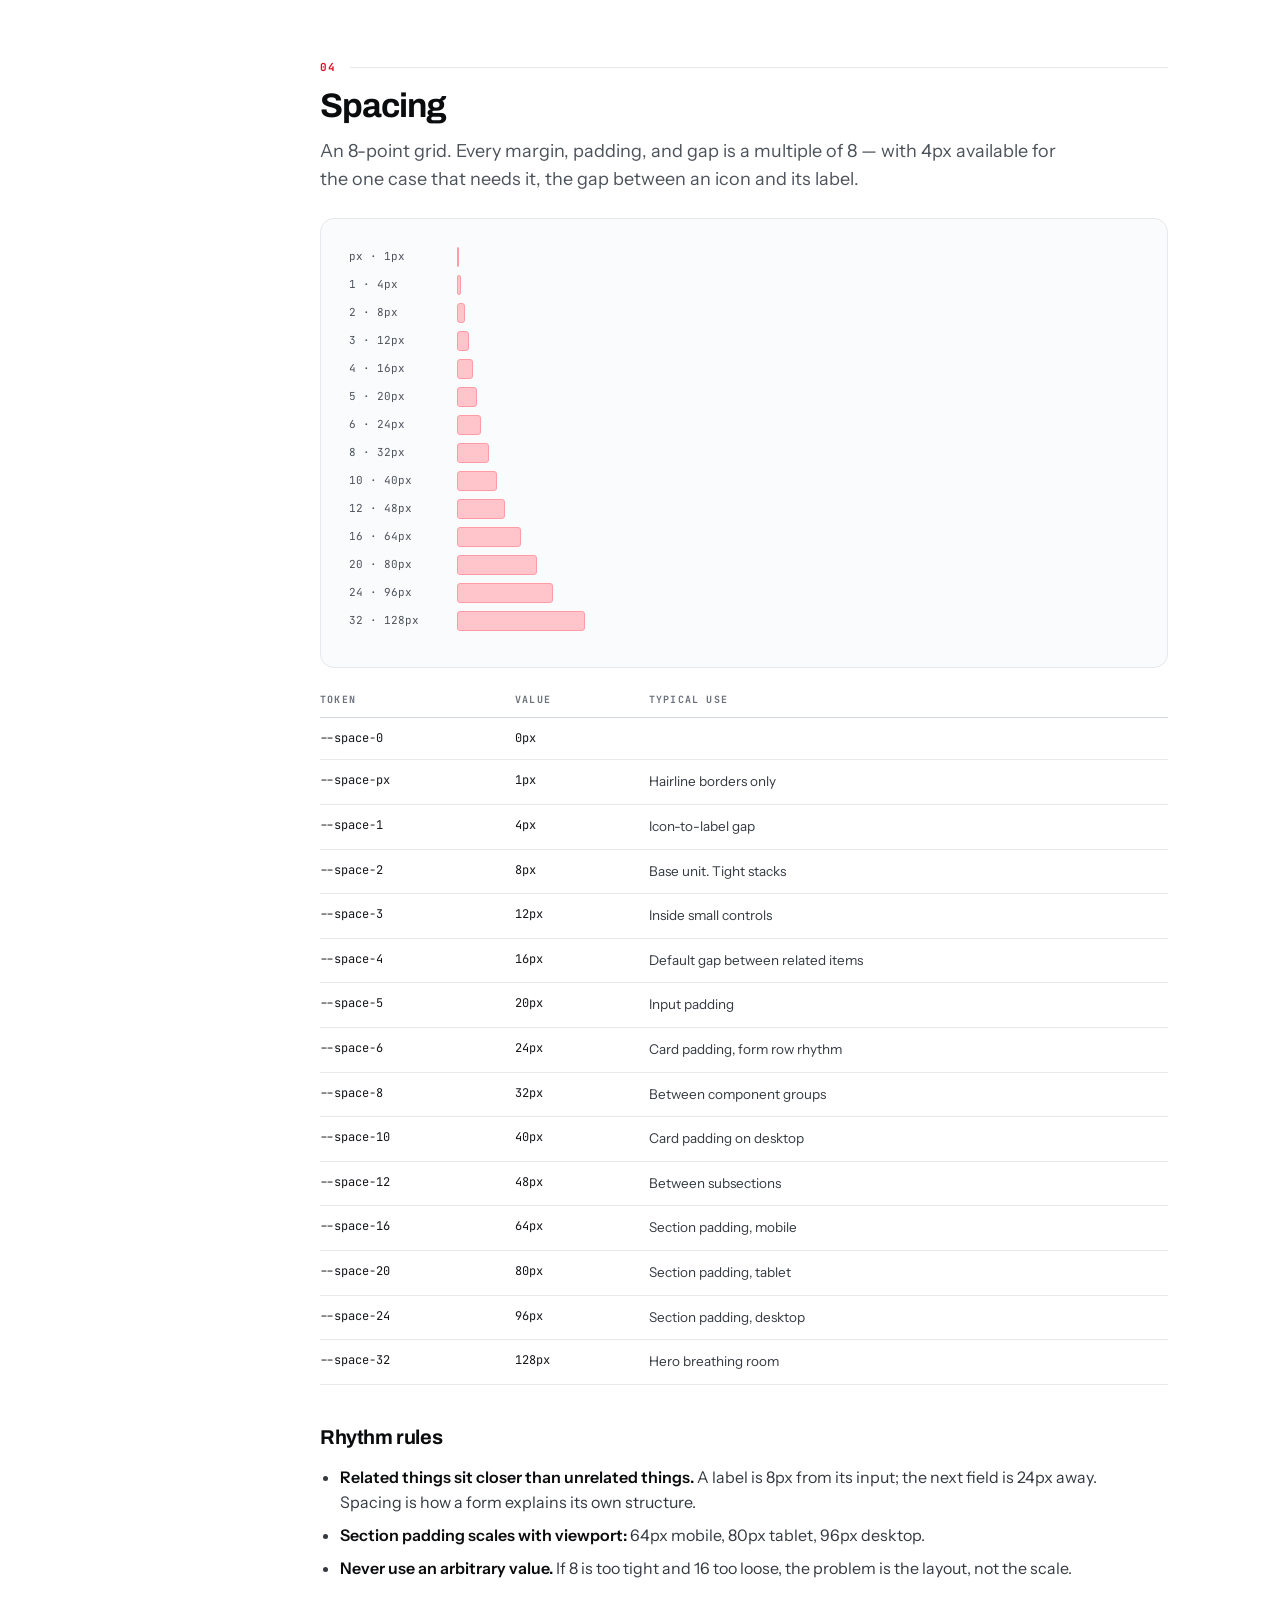
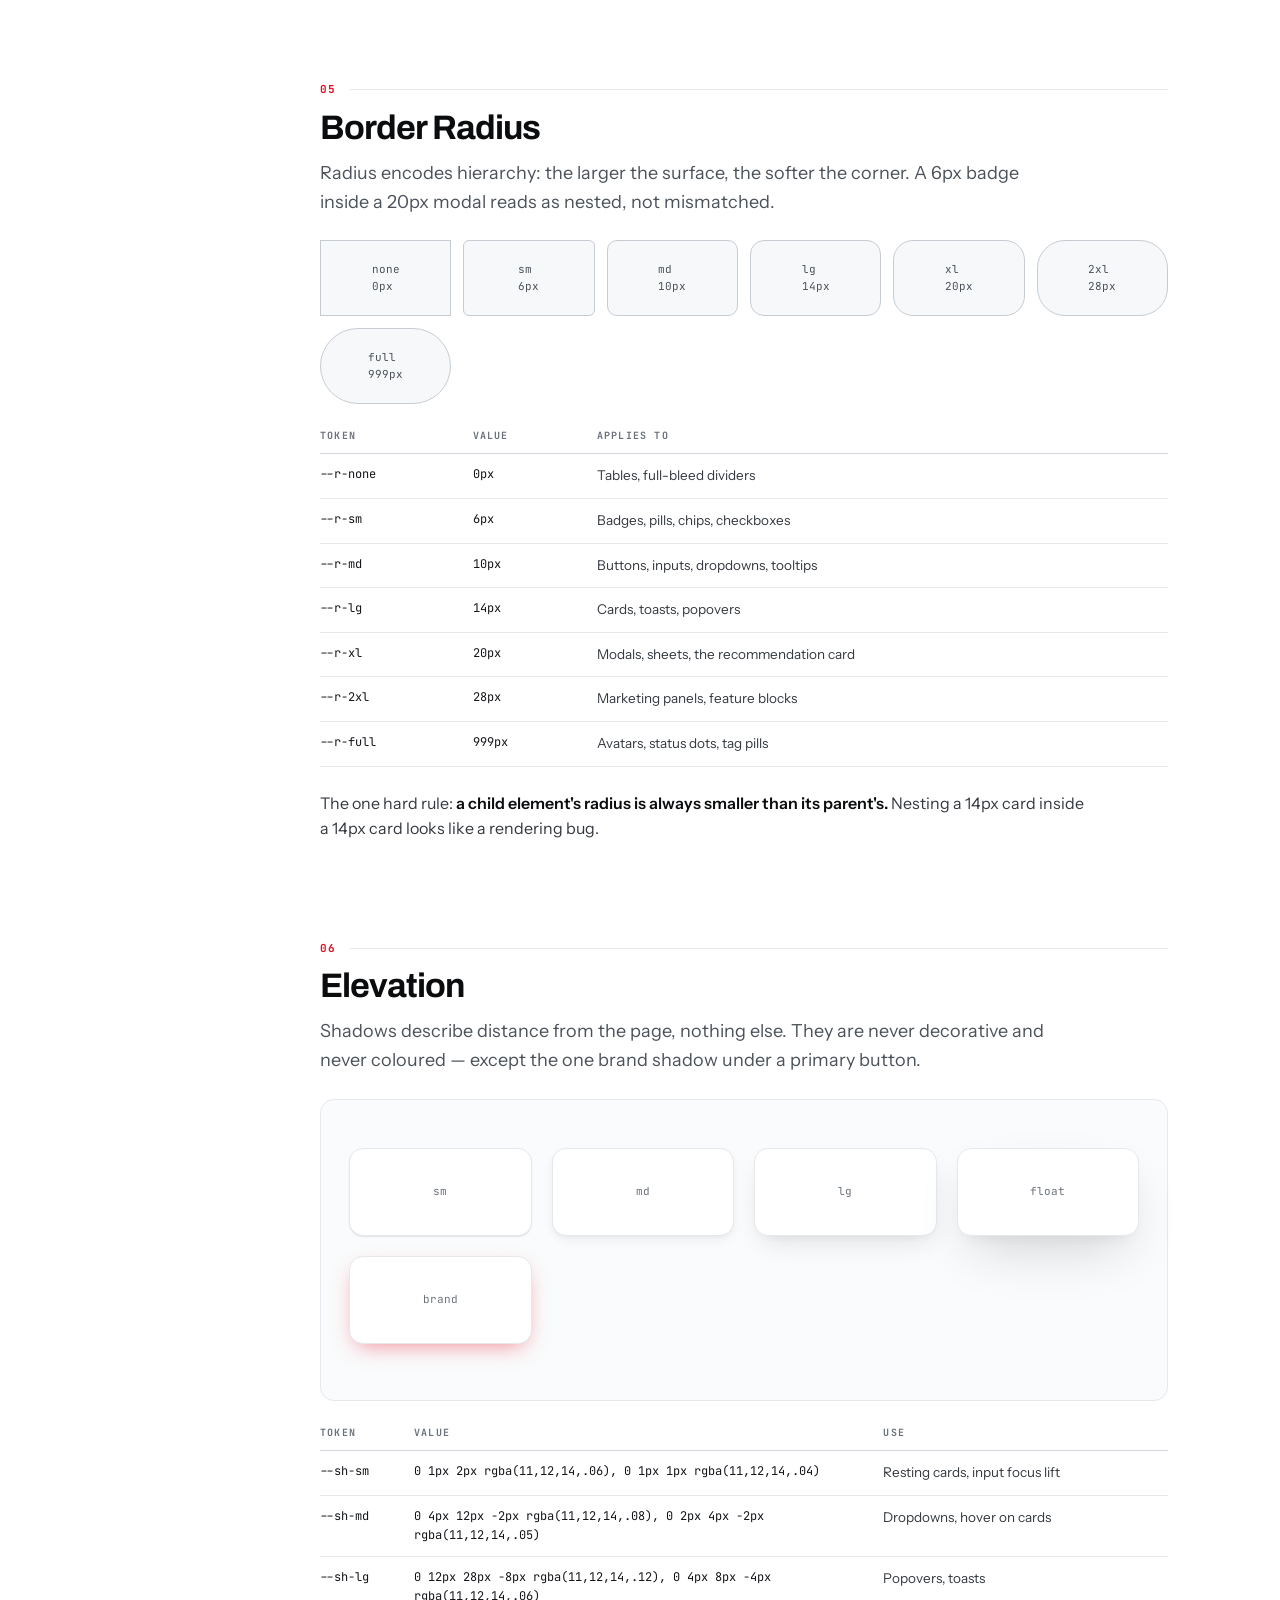
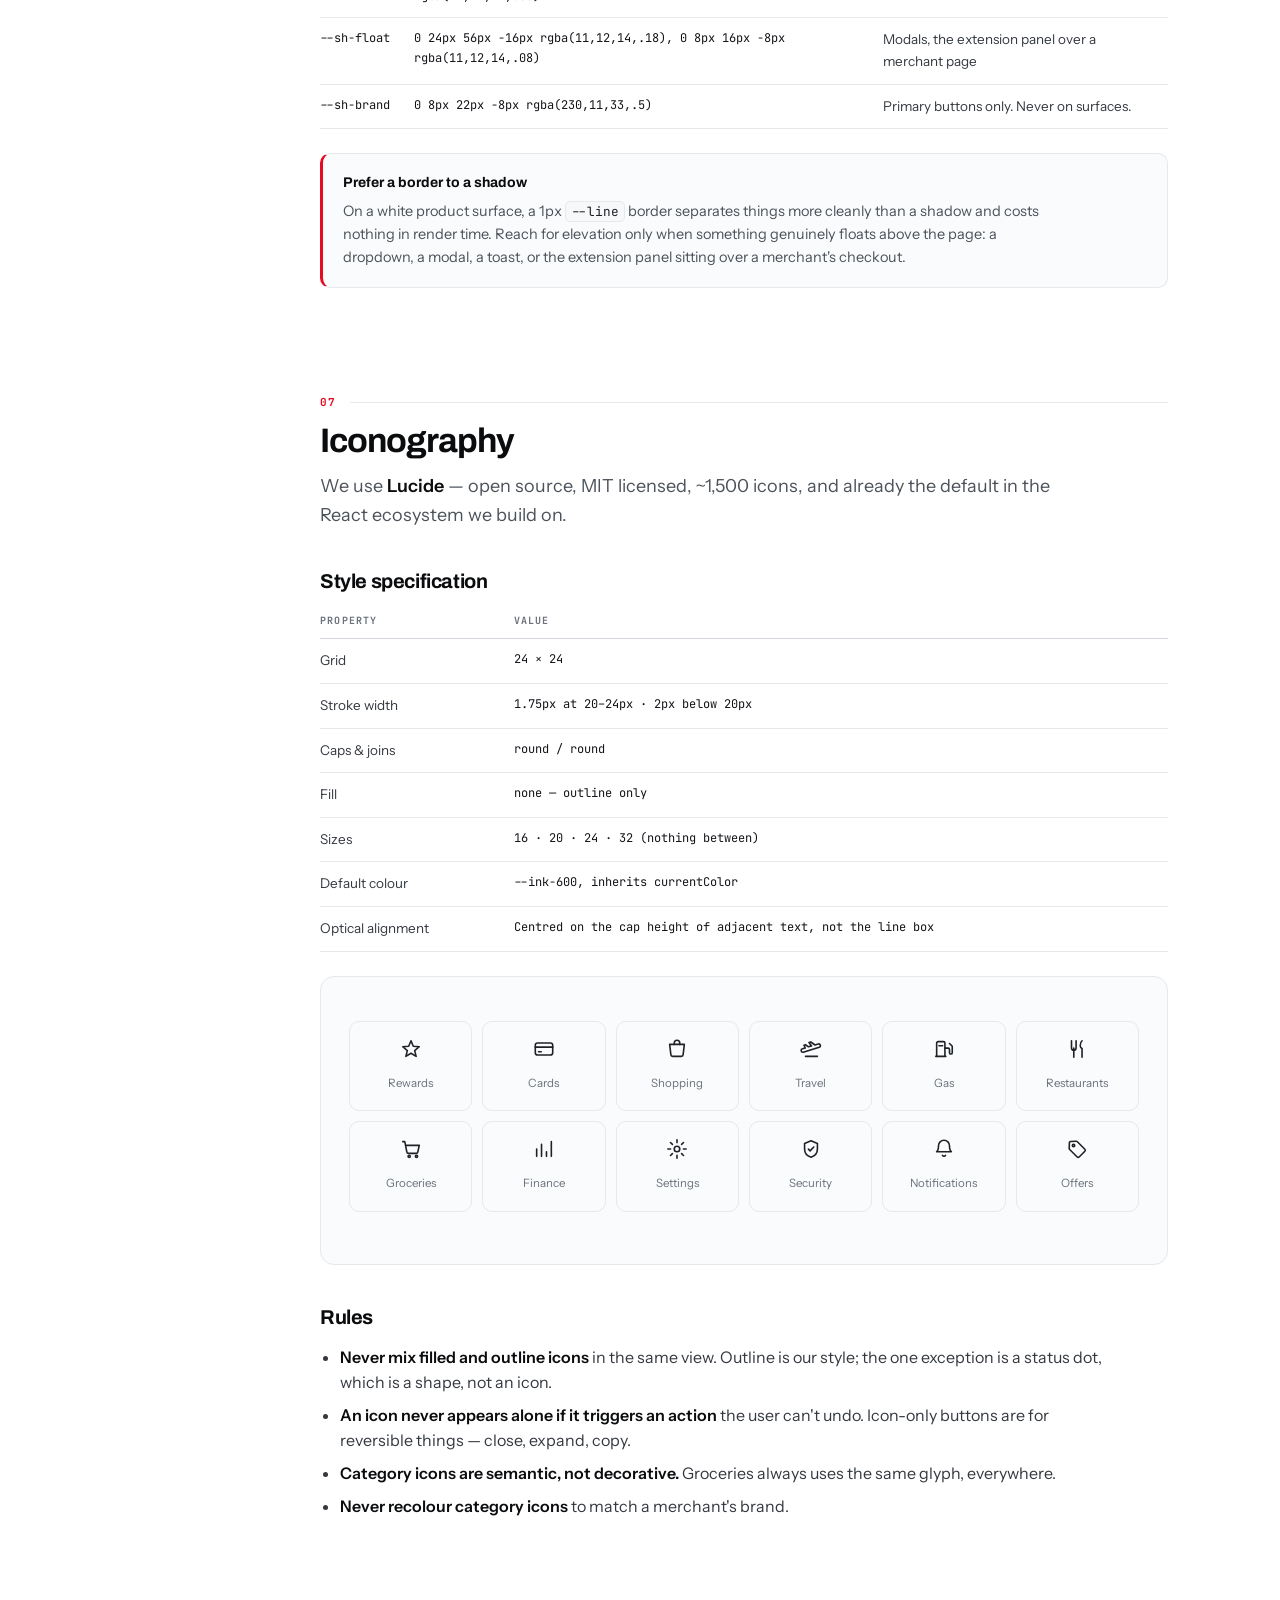
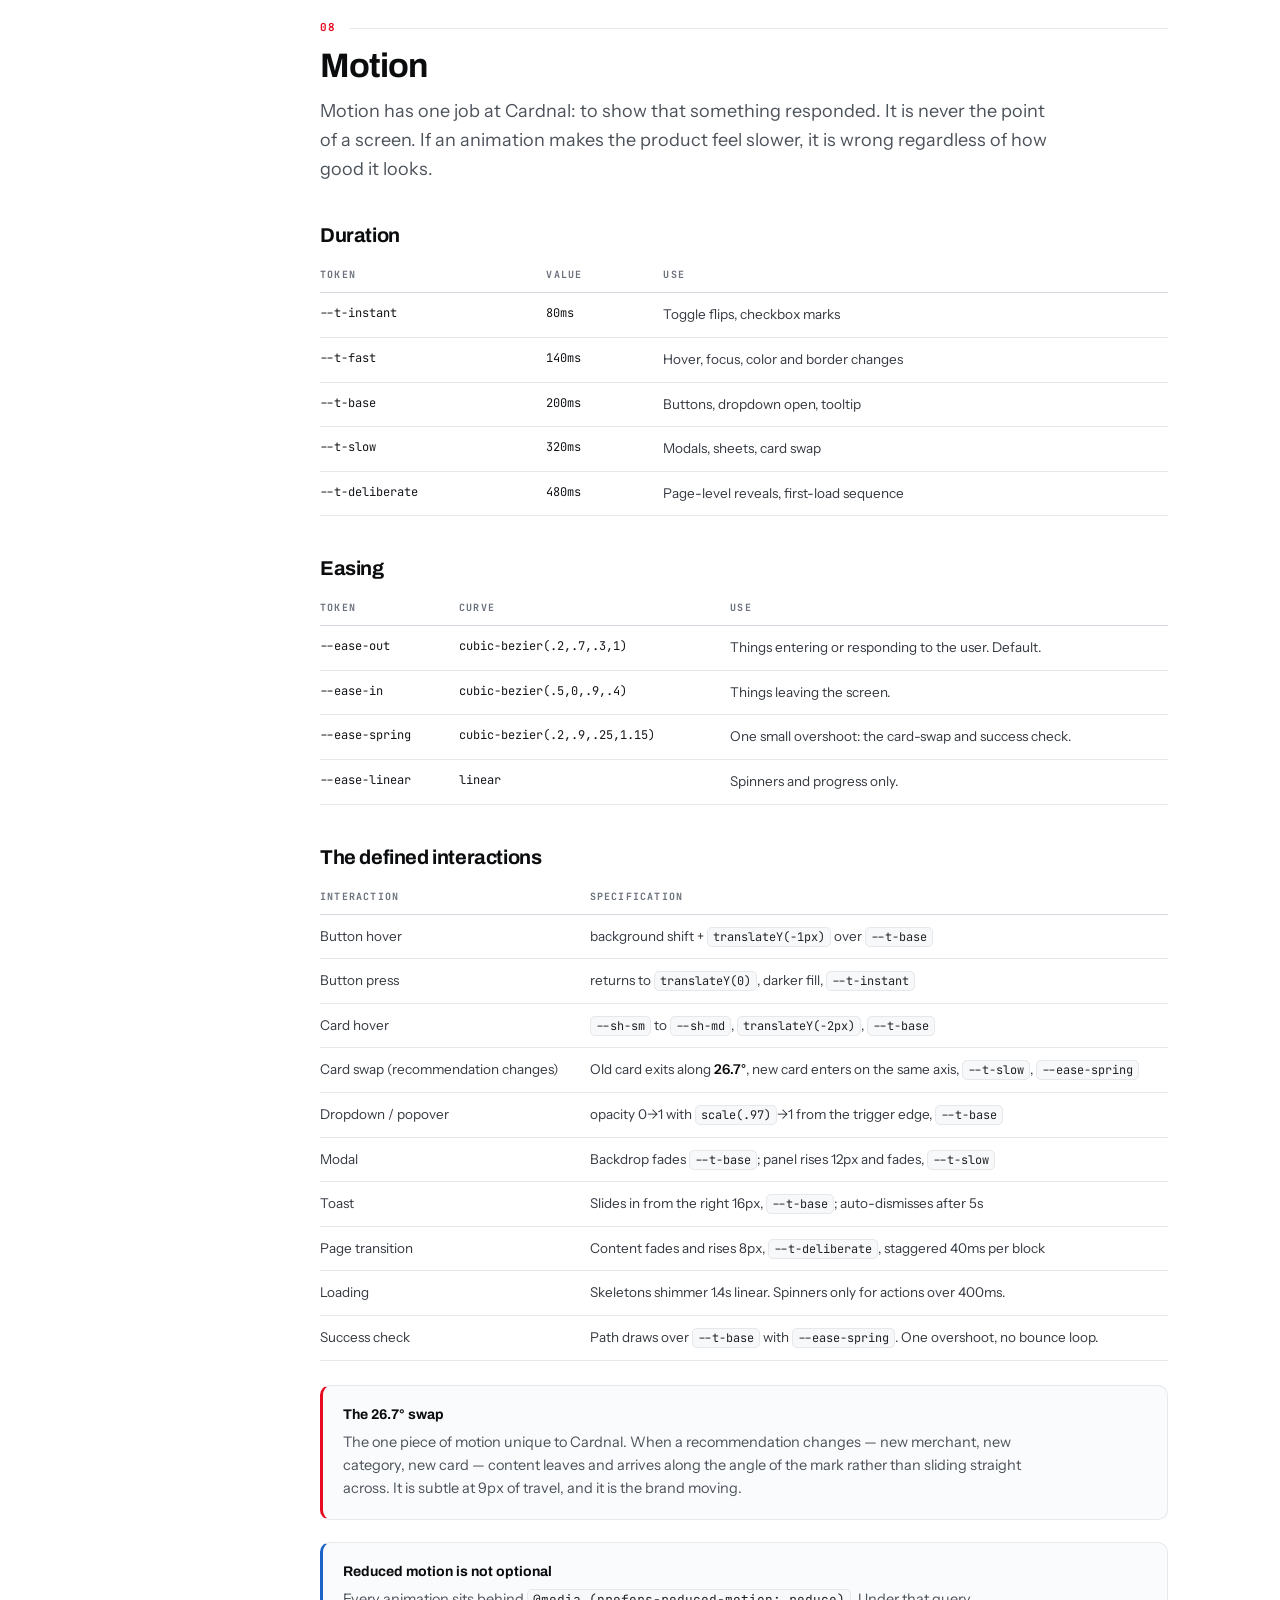
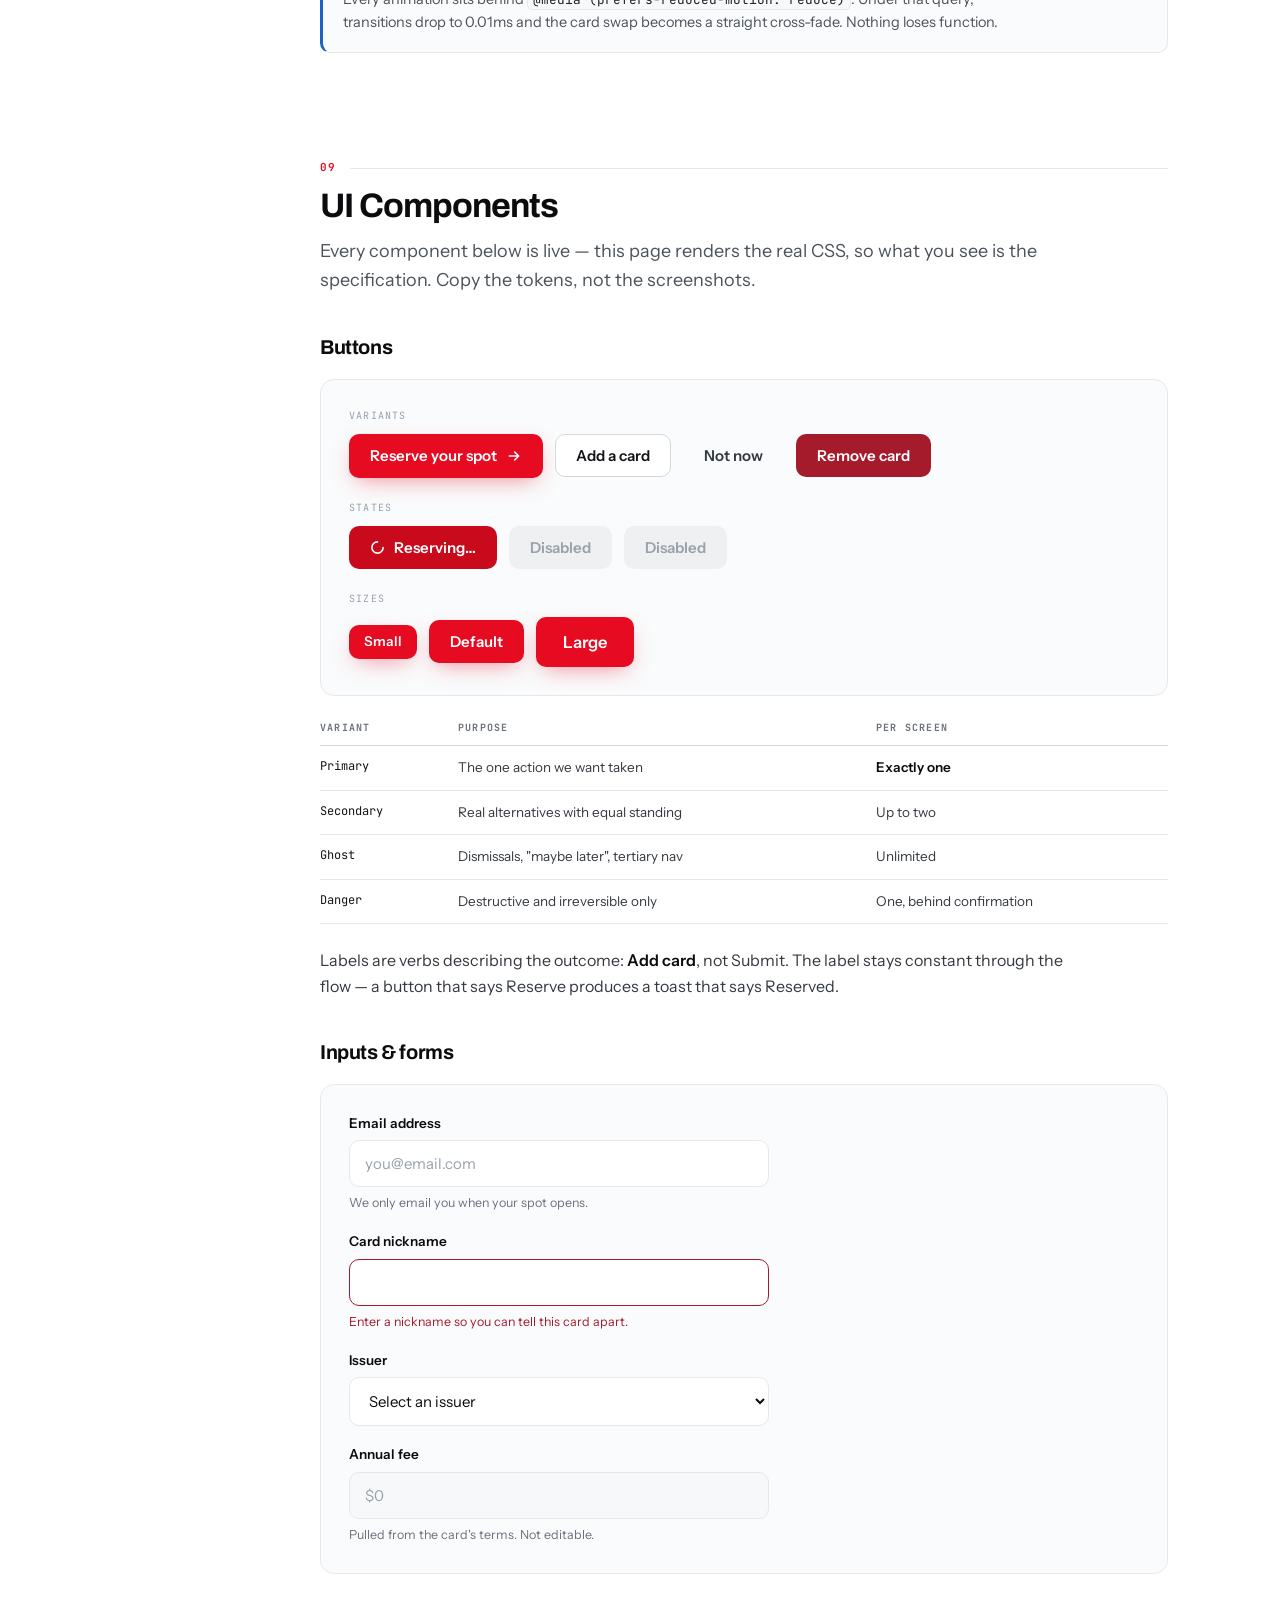
<file: Cardnal/Brand System/cardnal-brand-system/cardnal-brand-system.html>
<!DOCTYPE html>
<html lang="en">
<head>
<meta charset="UTF-8">
<meta name="viewport" content="width=device-width, initial-scale=1">
<title>Cardnal — Brand Design System</title>
<meta name="description" content="The single source of truth for Cardnal's visual identity, product design, and voice.">
<link rel="preconnect" href="https://fonts.googleapis.com">
<link rel="preconnect" href="https://fonts.gstatic.com" crossorigin>
<link href="https://fonts.googleapis.com/css2?family=Archivo:wght@500;600;700;800&family=Instrument+Sans:wght@400;500;600&family=JetBrains+Mono:wght@400;500;700&display=swap" rel="stylesheet">
<style>
:root{
  /* brand */
  --red-50:#FFF1F2;  --red-100:#FFE0E3; --red-200:#FFC5CB; --red-300:#FF9BA6;
  --red-400:#F85567; --red-500:#E60B21; --red-600:#C90A1C; --red-700:#A80A18;
  --red-800:#8A0914; --red-900:#6B0710; --red-950:#3D0409;
  --ink-50:#F7F8F9;  --ink-100:#EEF0F2; --ink-200:#E1E4E8; --ink-300:#C7CCD3;
  --ink-400:#9AA1AB; --ink-500:#6B727C; --ink-600:#4C525A; --ink-700:#343940;
  --ink-800:#1E2126; --ink-900:#131519; --ink-950:#0B0C0E;
  /* semantic */
  --success:#0E9F5B; --success-text:#097A44; --success-fill:#08703E; --success-bg:#E9F8F0;
  --warning:#B26A00; --warning-text:#9A5C00; --warning-bg:#FDF3E3;
  --alert:#A61B2B;   --alert-text:#A61B2B;   --alert-bg:#FCEDEF;
  --info:#1B63C7;    --info-text:#1B63C7;    --info-bg:#EBF2FD;
  --gold:#B8892B;    --slate:#5A6472;
  /* surfaces */
  --paper:#FFFFFF; --canvas:#FAFBFC; --line:#E6E8EC; --line-strong:#D3D8DF;
  /* type */
  --display:'Archivo',system-ui,sans-serif;
  --body:'Instrument Sans',system-ui,sans-serif;
  --mono:'JetBrains Mono',ui-monospace,monospace;
  /* the constant: the exact edge angle of the Cardnal mark */
  --wing:26.7deg;
  /* radius */
  --r-sm:6px; --r-md:10px; --r-lg:14px; --r-xl:20px; --r-2xl:28px; --r-full:999px;
  /* elevation */
  --sh-sm:0 1px 2px rgba(11,12,14,.06), 0 1px 1px rgba(11,12,14,.04);
  --sh-md:0 4px 12px -2px rgba(11,12,14,.08), 0 2px 4px -2px rgba(11,12,14,.05);
  --sh-lg:0 12px 28px -8px rgba(11,12,14,.12), 0 4px 8px -4px rgba(11,12,14,.06);
  --sh-float:0 24px 56px -16px rgba(11,12,14,.18), 0 8px 16px -8px rgba(11,12,14,.08);
  --sh-brand:0 8px 22px -8px rgba(230,11,33,.5);
  /* motion */
  --t-instant:80ms; --t-fast:140ms; --t-base:200ms; --t-slow:320ms; --t-deliberate:480ms;
  --ease-out:cubic-bezier(.2,.7,.3,1);
  --ease-in:cubic-bezier(.5,0,.9,.4);
  --ease-spring:cubic-bezier(.2,.9,.25,1.15);
}
*{box-sizing:border-box;margin:0;padding:0}
html{scroll-behavior:smooth;scroll-padding-top:24px;-webkit-text-size-adjust:100%}
body{font-family:var(--body);color:var(--ink-950);background:var(--paper);-webkit-font-smoothing:antialiased;line-height:1.6}
a{color:inherit}
:focus-visible{outline:2.5px solid var(--red-500);outline-offset:3px;border-radius:4px}
img,svg{display:block}

/* ---------------- shell ---------------- */
.shell{display:grid;grid-template-columns:264px minmax(0,1fr);max-width:1440px;margin:0 auto}

.side{
  position:sticky;top:0;height:100vh;overflow-y:auto;
  border-right:1px solid var(--line);padding:28px 20px 48px;background:var(--paper);
}
.side-brand{display:flex;align-items:center;gap:10px;margin-bottom:6px}
.side-brand svg{width:26px;height:26px}
.side-brand b{font-family:var(--display);font-weight:800;font-size:20px;letter-spacing:-.035em}
.side-sub{font-family:var(--mono);font-size:10px;font-weight:700;letter-spacing:.14em;text-transform:uppercase;color:var(--ink-400);margin-bottom:26px;padding-left:36px}
.side nav a{
  display:flex;gap:10px;align-items:baseline;
  padding:6px 8px;border-radius:7px;text-decoration:none;
  font-size:13.5px;color:var(--ink-600);transition:background var(--t-fast),color var(--t-fast);
}
.side nav a:hover{background:var(--ink-50);color:var(--ink-950)}
.side nav a.on{background:var(--red-50);color:var(--red-700);font-weight:600}
.side nav a i{font-family:var(--mono);font-size:10.5px;font-style:normal;color:var(--ink-400);min-width:16px}
.side nav a.on i{color:var(--red-500)}
.navdd summary{display:none}
.navdd>summary{list-style:none}
.navdd>summary::-webkit-details-marker{display:none}
.side-group{font-family:var(--mono);font-size:10px;font-weight:700;letter-spacing:.14em;text-transform:uppercase;color:var(--ink-400);margin:22px 0 8px 8px}

.main{min-width:0;padding:0 0 140px}
.wrap{max-width:960px;padding:0 56px}

/* ---------------- cover ---------------- */
.cover{position:relative;overflow:hidden;padding:104px 56px 88px;border-bottom:1px solid var(--line)}
.cover::before{
  content:'';position:absolute;inset:-50% -20%;
  background:linear-gradient(var(--wing),transparent 0 47%,rgba(230,11,33,.032) 47% 52%,transparent 52%);
}
.cover-in{position:relative}
.cover h1{font-family:var(--display);font-weight:800;font-size:clamp(44px,6vw,74px);letter-spacing:-.045em;line-height:.98;margin:18px 0 20px}
.cover h1 em{font-style:normal;color:var(--red-500);display:block}
.cover p{font-size:19px;color:var(--ink-600);max-width:44ch;margin-bottom:32px}
.cover-meta{display:flex;gap:34px;flex-wrap:wrap;font-family:var(--mono);font-size:11px;letter-spacing:.1em;text-transform:uppercase;color:var(--ink-400)}
.cover-meta b{display:block;font-weight:500;color:var(--ink-900);margin-top:5px;letter-spacing:.04em}

/* ---------------- sections ---------------- */
.sec{padding:76px 0 8px;scroll-margin-top:20px}
.sec-head{display:flex;align-items:center;gap:14px;margin-bottom:10px}
.sec-num{font-family:var(--mono);font-size:11px;font-weight:700;color:var(--red-500);letter-spacing:.1em}
.sec-rule{flex:1;height:1px;background:var(--line)}
.sec h2{font-family:var(--display);font-weight:700;font-size:34px;letter-spacing:-.03em;line-height:1.12;margin-bottom:12px}
.sec h3{font-family:var(--display);font-weight:700;font-size:20px;letter-spacing:-.02em;margin:36px 0 12px}
.sec h4{font-family:var(--display);font-weight:700;font-size:15.5px;letter-spacing:-.01em;margin:24px 0 8px}
.sec p{color:var(--ink-700);margin-bottom:14px;max-width:70ch}
.sec p.lead{font-size:18px;color:var(--ink-600);max-width:62ch;margin-bottom:24px}
.sec ul,.sec ol{margin:0 0 16px 20px;color:var(--ink-700);max-width:70ch}
.sec li{margin-bottom:7px}
.sec strong{font-weight:600;color:var(--ink-950)}
code{font-family:var(--mono);font-size:.88em;background:var(--ink-50);border:1px solid var(--line);border-radius:5px;padding:1px 5px;color:var(--ink-800)}

.callout{
  border:1px solid var(--line);border-left:3px solid var(--red-500);
  border-radius:var(--r-md);padding:18px 20px;margin:22px 0;background:var(--canvas);
}
.callout b{display:block;font-family:var(--display);font-size:14px;margin-bottom:5px}
.callout p{margin:0;font-size:14.5px;color:var(--ink-600)}
.callout.info{border-left-color:var(--info)}
.callout.warn{border-left-color:var(--warning)}

/* tables */
.tblwrap{max-width:100%}
.tbl{width:100%;border-collapse:collapse;margin:16px 0 24px;font-size:13.5px}
.tbl th{
  text-align:left;font-family:var(--mono);font-size:10px;font-weight:700;letter-spacing:.12em;
  text-transform:uppercase;color:var(--ink-500);padding:0 12px 9px;border-bottom:1px solid var(--line-strong);
}
.tbl td{padding:11px 12px;border-bottom:1px solid var(--line);color:var(--ink-700);vertical-align:top}
.tbl td:first-child,.tbl th:first-child{padding-left:0}
.tbl td.m{font-family:var(--mono);font-size:12px;color:var(--ink-900);white-space:nowrap}
.tbl tr:hover td{background:var(--ink-50)}

/* swatches */
.ramp{display:grid;grid-template-columns:repeat(11,1fr);border-radius:var(--r-md);overflow:hidden;border:1px solid var(--line);margin:14px 0 6px}
.ramp div{height:64px;display:flex;align-items:flex-end;justify-content:center;padding-bottom:6px;font-family:var(--mono);font-size:9.5px;font-weight:700}
.sw-grid{display:grid;grid-template-columns:repeat(auto-fill,minmax(210px,1fr));gap:14px;margin:16px 0 24px}
.sw{border:1px solid var(--line);border-radius:var(--r-md);overflow:hidden;background:var(--paper)}
.sw-chip{height:74px;position:relative}
.sw-chip span{position:absolute;right:10px;bottom:8px;font-family:var(--mono);font-size:10px;font-weight:700;color:#fff;opacity:.85}
.sw-body{padding:12px 14px}
.sw-body b{font-family:var(--display);font-size:14px;display:block;margin-bottom:3px}
.sw-body code{background:none;border:0;padding:0;font-size:11.5px;color:var(--ink-500);display:block}
.sw-body p{font-size:12.5px;color:var(--ink-500);margin:7px 0 0;line-height:1.45}

/* specimen */
.spec{border:1px solid var(--line);border-radius:var(--r-lg);padding:26px 28px;margin:16px 0 24px;background:var(--paper)}
.spec-row{padding:16px 0;border-bottom:1px solid var(--line)}
.spec-row:last-child{border-bottom:0;padding-bottom:0}
.spec-row:first-child{padding-top:0}
.spec-meta{font-family:var(--mono);font-size:10px;letter-spacing:.1em;text-transform:uppercase;color:var(--ink-400);margin-bottom:7px}

/* demo canvas */
.demo{
  border:1px solid var(--line);border-radius:var(--r-lg);background:var(--canvas);
  padding:28px;margin:16px 0 24px;
}
.demo-row{display:flex;gap:12px;flex-wrap:wrap;align-items:center;margin-bottom:14px}
.demo-row:last-child{margin-bottom:0}
.demo-label{font-family:var(--mono);font-size:10px;letter-spacing:.12em;text-transform:uppercase;color:var(--ink-400);margin:22px 0 10px;width:100%}
.demo-label:first-child{margin-top:0}

/* --- real components (these ARE the spec) --- */
.btn{
  font-family:var(--body);font-size:15px;font-weight:600;line-height:1;
  display:inline-flex;align-items:center;gap:9px;
  padding:13px 20px;border-radius:var(--r-md);border:1.5px solid transparent;cursor:pointer;
  transition:background var(--t-base) var(--ease-out),border-color var(--t-base),color var(--t-base),transform var(--t-base) var(--ease-out),box-shadow var(--t-base);
}
.btn-primary{background:var(--red-500);color:#fff;box-shadow:var(--sh-brand)}
.btn-primary:hover{background:var(--red-600);transform:translateY(-1px)}
.btn-primary:active{background:var(--red-700);transform:translateY(0)}
.btn-secondary{background:var(--paper);color:var(--ink-900);border-color:var(--line-strong)}
.btn-secondary:hover{border-color:var(--ink-400);background:var(--ink-50)}
.btn-ghost{background:transparent;color:var(--ink-700)}
.btn-ghost:hover{background:var(--ink-100);color:var(--ink-950)}
.btn-danger{background:var(--alert);color:#fff}
.btn-danger:hover{background:#8E1524}
.btn[disabled]{background:var(--ink-100);color:var(--ink-400);border-color:transparent;box-shadow:none;cursor:not-allowed;transform:none}
.btn-loading{background:var(--red-600);color:#fff;pointer-events:none}
.btn-loading svg{animation:spin .8s linear infinite}
@keyframes spin{to{transform:rotate(360deg)}}
.btn-sm{font-size:13.5px;padding:9px 14px}
.btn-lg{font-size:16.5px;padding:16px 26px}

.inp{
  width:100%;font-family:var(--body);font-size:15px;color:var(--ink-950);
  background:var(--paper);border:1.5px solid var(--line);border-radius:var(--r-md);
  padding:13px 15px;transition:border-color var(--t-fast),box-shadow var(--t-fast);
}
.inp::placeholder{color:var(--ink-400)}
.inp:hover{border-color:var(--line-strong)}
.inp:focus{outline:none;border-color:var(--red-500);box-shadow:0 0 0 4px rgba(230,11,33,.11)}
.inp.is-error{border-color:var(--alert)}
.inp[disabled]{background:var(--ink-50);color:var(--ink-400);cursor:not-allowed}
.field-l{display:block;font-size:13.5px;font-weight:600;margin-bottom:6px}
.field-h{font-size:12.5px;color:var(--ink-500);margin-top:6px}
.field-h.err{color:var(--alert-text)}

.badge{display:inline-flex;align-items:center;gap:5px;font-family:var(--body);font-size:12px;font-weight:600;padding:4px 9px;border-radius:var(--r-sm);border:1px solid}
.badge-brand{background:var(--red-50);color:var(--red-700);border-color:var(--red-200)}
.badge-success{background:var(--success-bg);color:var(--success-text);border-color:#B9E7D0}
.badge-warning{background:var(--warning-bg);color:var(--warning-text);border-color:#F0D8AC}
.badge-alert{background:var(--alert-bg);color:var(--alert-text);border-color:#F0C4CA}
.badge-neutral{background:var(--ink-50);color:var(--ink-600);border-color:var(--line)}
.pill{display:inline-flex;align-items:center;gap:6px;font-size:13px;font-weight:500;padding:7px 14px;border-radius:var(--r-full);border:1px solid var(--line-strong);background:var(--paper);color:var(--ink-700);cursor:pointer;transition:all var(--t-fast)}
.pill:hover{border-color:var(--ink-400)}
.pill.on{background:var(--ink-950);color:#fff;border-color:var(--ink-950)}

.uicard{background:var(--paper);border:1px solid var(--line);border-radius:var(--r-lg);padding:20px;box-shadow:var(--sh-sm);transition:box-shadow var(--t-base) var(--ease-out),transform var(--t-base) var(--ease-out),border-color var(--t-base)}
.uicard:hover{box-shadow:var(--sh-md);transform:translateY(-2px);border-color:var(--line-strong)}

.tabs{display:flex;gap:2px;border-bottom:1px solid var(--line);margin-bottom:16px;overflow-x:auto;max-width:100%}
.tab{flex:0 0 auto}
.tab{font-family:var(--body);font-size:14px;font-weight:500;color:var(--ink-500);background:none;border:0;border-bottom:2px solid transparent;padding:10px 14px;cursor:pointer;transition:color var(--t-fast),border-color var(--t-fast)}
.tab:hover{color:var(--ink-900)}
.tab.on{color:var(--red-600);border-bottom-color:var(--red-500);font-weight:600}

.toast{display:flex;gap:11px;align-items:flex-start;background:var(--ink-950);color:#fff;border-radius:var(--r-lg);padding:14px 16px;box-shadow:var(--sh-lg);max-width:400px}
.toast b{display:block;font-family:var(--display);font-size:14px;margin-bottom:2px}
.toast p{margin:0;font-size:13px;color:rgba(255,255,255,.62)}

.skel{background:linear-gradient(90deg,var(--ink-100) 25%,var(--ink-50) 37%,var(--ink-100) 63%);background-size:400% 100%;animation:shimmer 1.4s ease infinite;border-radius:var(--r-sm)}
@keyframes shimmer{0%{background-position:100% 50%}100%{background-position:0 50%}}

.tip{position:relative;display:inline-block}
.tipbox{background:var(--ink-950);color:#fff;font-size:12.5px;padding:7px 11px;border-radius:8px;box-shadow:var(--sh-md);display:inline-block}

.check{display:flex;align-items:center;gap:9px;font-size:14px;cursor:pointer}
.check .box{width:19px;height:19px;border:1.5px solid var(--line-strong);border-radius:var(--r-sm);display:grid;place-items:center;transition:all var(--t-fast) var(--ease-out);background:var(--paper);flex-shrink:0}
.check input{position:absolute;opacity:0;width:0;height:0}
.check input:checked + .box{background:var(--red-500);border-color:var(--red-500)}
.check input:checked + .box svg{opacity:1;transform:scale(1)}
.check .box svg{opacity:0;transform:scale(.5);transition:all var(--t-fast) var(--ease-spring);color:#fff}
.check input:focus-visible + .box{outline:2.5px solid var(--red-500);outline-offset:2px}
.radio .box{border-radius:var(--r-full)}
.radio input:checked + .box{background:var(--paper);border-color:var(--red-500);border-width:5.5px}

.empty{text-align:center;padding:44px 24px;border:1px dashed var(--line-strong);border-radius:var(--r-lg);background:var(--canvas)}
.empty h4{margin:14px 0 6px}
.empty p{margin:0 auto 18px;font-size:14px;color:var(--ink-500);max-width:34ch}

/* recommendation card — the product's signature component */
.reccard{position:relative;overflow:hidden;background:linear-gradient(150deg,#1B1D22,#0A0B0D);border-radius:var(--r-xl);padding:22px;color:#fff;box-shadow:var(--sh-float);max-width:360px}
.reccard::after{content:'';position:absolute;inset:0;background:linear-gradient(var(--wing),transparent 46%,rgba(255,255,255,.07) 50%,transparent 54%);pointer-events:none}
.reccard .rc-top{display:flex;justify-content:space-between;align-items:flex-start;margin-bottom:14px}
.reccard .rc-name{font-size:16px;font-weight:600}
.reccard .rc-net{font-family:var(--mono);font-size:10px;font-weight:700;letter-spacing:.16em;color:rgba(255,255,255,.5);border:1px solid rgba(255,255,255,.2);padding:3px 7px;border-radius:5px}
.reccard .rc-rate{display:flex;align-items:flex-end;gap:9px}
.reccard .rc-rate b{font-family:var(--display);font-weight:800;font-size:42px;line-height:1;letter-spacing:-.045em;color:#2BD97C}
.reccard .rc-rate span{font-size:13px;color:rgba(255,255,255,.6);padding-bottom:6px}
.reccard .rc-why{font-size:12.5px;line-height:1.5;color:rgba(255,255,255,.55);border-top:1px solid rgba(255,255,255,.09);padding-top:12px;margin-top:14px}

/* do / don't */
.dd{display:grid;grid-template-columns:1fr 1fr;gap:16px;margin:18px 0 26px}
.dd-item{border:1px solid var(--line);border-radius:var(--r-lg);overflow:hidden}
.dd-head{font-family:var(--mono);font-size:10px;font-weight:700;letter-spacing:.12em;text-transform:uppercase;padding:9px 14px;display:flex;align-items:center;gap:7px}
.dd-do .dd-head{background:var(--success-bg);color:var(--success-text)}
.dd-no .dd-head{background:var(--alert-bg);color:var(--alert-text)}
.dd-body{padding:16px;background:var(--paper);min-height:96px;display:grid;place-items:center}
.dd-cap{padding:0 16px 14px;font-size:13px;color:var(--ink-600);background:var(--paper)}

/* logo lockups */
.lock{display:grid;grid-template-columns:repeat(auto-fill,minmax(230px,1fr));gap:14px;margin:16px 0 24px}
.lock-item{border:1px solid var(--line);border-radius:var(--r-lg);overflow:hidden}
.lock-stage{height:128px;display:grid;place-items:center;padding:20px}
.lock-cap{border-top:1px solid var(--line);padding:10px 14px;font-family:var(--mono);font-size:10px;letter-spacing:.1em;text-transform:uppercase;color:var(--ink-500)}
.lk-h{display:flex;align-items:center;gap:11px}
.lk-h svg{width:34px;height:34px}
.lk-h b{font-family:var(--display);font-weight:800;font-size:27px;letter-spacing:-.035em}
.lk-v{display:flex;flex-direction:column;align-items:center;gap:9px}
.lk-v svg{width:40px;height:40px}
.lk-v b{font-family:var(--display);font-weight:800;font-size:21px;letter-spacing:-.03em}

/* voice pairs */
.vp{display:grid;grid-template-columns:1fr 1fr;gap:0;border:1px solid var(--line);border-radius:var(--r-lg);overflow:hidden;margin:14px 0 22px}
.vp>div{padding:16px 18px}
.vp .no{background:var(--canvas);border-right:1px solid var(--line)}
.vp .tag{font-family:var(--mono);font-size:10px;font-weight:700;letter-spacing:.12em;text-transform:uppercase;margin-bottom:8px}
.vp .no .tag{color:var(--ink-400)}
.vp .yes .tag{color:var(--success-text)}
.vp p{margin:0;font-size:14.5px}
.vp .no p{color:var(--ink-500)}
.vp .yes p{color:var(--ink-950);font-weight:500}

/* token block */
.tok{background:var(--ink-950);border-radius:var(--r-lg);padding:22px 24px;overflow-x:auto;margin:16px 0 24px}
.tok pre{font-family:var(--mono);font-size:12.5px;line-height:1.75;color:#C9CED6}
.tok .c{color:#6B727C}
.tok .k{color:#FF9BA6}
.tok .v{color:#8FD8B0}

.grid2{display:grid;grid-template-columns:1fr 1fr;gap:20px;margin:16px 0 24px}
.grid3{display:grid;grid-template-columns:repeat(3,1fr);gap:14px;margin:16px 0 24px}
.mini{border:1px solid var(--line);border-radius:var(--r-lg);padding:18px}
.mini b{font-family:var(--display);font-size:15px;display:block;margin-bottom:6px}
.mini p{font-size:13.5px;color:var(--ink-600);margin:0}
.mini .n{font-family:var(--mono);font-size:10.5px;color:var(--red-500);letter-spacing:.1em;display:block;margin-bottom:8px}

.icongrid{display:grid;grid-template-columns:repeat(auto-fill,minmax(112px,1fr));gap:10px;margin:16px 0 24px}
.ic{border:1px solid var(--line);border-radius:var(--r-md);padding:16px 10px;text-align:center;transition:border-color var(--t-fast),transform var(--t-fast)}
.ic:hover{border-color:var(--ink-400);transform:translateY(-2px)}
.ic svg{margin:0 auto 9px;color:var(--ink-800)}
.ic span{font-size:11.5px;color:var(--ink-500)}

.sbar{display:flex;align-items:center;gap:12px;margin-bottom:8px}
.sbar .bar{background:var(--red-200);border:1px solid var(--red-300);height:20px;border-radius:3px}
.sbar .lb{font-family:var(--mono);font-size:11px;color:var(--ink-600);min-width:96px}

.rad-grid{display:grid;grid-template-columns:repeat(auto-fill,minmax(120px,1fr));gap:12px;margin:16px 0 24px}
.rad{border:1.5px solid var(--ink-300);background:var(--ink-50);height:76px;display:grid;place-items:center;font-family:var(--mono);font-size:11px;color:var(--ink-600)}

.sh-grid{display:grid;grid-template-columns:repeat(auto-fill,minmax(160px,1fr));gap:20px;margin:20px 0 28px}
.sh{background:var(--paper);border-radius:var(--r-lg);height:88px;display:grid;place-items:center;font-family:var(--mono);font-size:11px;color:var(--ink-500);border:1px solid var(--line)}

.footer{border-top:1px solid var(--line);margin-top:70px;padding:36px 0 0;font-size:13.5px;color:var(--ink-500)}

@media (max-width:1080px){
  .shell{grid-template-columns:1fr}
  .navdd summary{
    display:flex;align-items:center;justify-content:space-between;cursor:pointer;
    font-family:var(--mono);font-size:11px;font-weight:700;letter-spacing:.14em;
    text-transform:uppercase;color:var(--ink-600);padding:10px 8px;
    border:1px solid var(--line);border-radius:var(--r-md);
  }
  .navdd summary::after{content:'+';font-size:15px;color:var(--ink-400)}
  .navdd[open] summary::after{content:'\2212'}
  .navdd[open] summary{margin-bottom:14px}
  .side{position:static;height:auto;border-right:0;border-bottom:1px solid var(--line);padding:20px 24px 26px}
  .side nav{display:grid;grid-template-columns:repeat(auto-fill,minmax(180px,1fr));gap:2px}
  .side-group{grid-column:1/-1}
  .wrap{padding:0 24px}
  .cover{padding:64px 24px 56px}
}
@media (max-width:860px){
  .tblwrap{overflow-x:auto;-webkit-overflow-scrolling:touch;margin:16px 0 24px;
           border-right:1px solid var(--line)}
  .tblwrap .tbl{margin:0;min-width:560px}
}
@media (max-width:720px){
  .dd,.grid2,.vp{grid-template-columns:1fr}
  .grid3{grid-template-columns:1fr}
  .vp .no{border-right:0;border-bottom:1px solid var(--line)}
  .ramp{grid-template-columns:repeat(4,1fr)}
  .sec h2{font-size:27px}
}
@media (prefers-reduced-motion:reduce){
  *,*::before,*::after{animation-duration:.01ms!important;transition-duration:.01ms!important;scroll-behavior:auto!important}
}
</style>
</head>
<body>

<svg width="0" height="0" style="position:absolute" aria-hidden="true"><defs>
<clipPath id="cSil" clipPathUnits="userSpaceOnUse"><path d="M962.00 95.91L341.94 408.23Q336.58 410.93 333.77 416.23L62.00 928.09L633.20 704.93Q648.10 699.11 656.03 685.21L709.87 590.84Q716.80 578.68 702.94 580.62L385.34 625.07Q446.56 567.69 479.35 555.44L755.59 452.20Q772.45 445.90 781.03 430.08Z"/></clipPath>
<path id="cPath" d="M962.00 95.91L341.94 408.23Q336.58 410.93 333.77 416.23L62.00 928.09L633.20 704.93Q648.10 699.11 656.03 685.21L709.87 590.84Q716.80 578.68 702.94 580.62L385.34 625.07Q446.56 567.69 479.35 555.44L755.59 452.20Q772.45 445.90 781.03 430.08Z"/>
<path id="cWing" d="M62.00 928.09L633.20 704.93Q648.10 699.11 656.03 685.21L709.87 590.84Q716.80 578.68 702.94 580.62L385.34 625.07Z"/>
<g id="cMark"><use href="#cPath" fill="#E60B21"/><g clip-path="url(#cSil)"><use href="#cWing" fill="#BD0C1B" stroke="#BD0C1B" stroke-width="2"/></g></g>
<g id="cMarkMono"><use href="#cPath" fill="currentColor"/><g clip-path="url(#cSil)"><use href="#cWing" fill="currentColor" opacity=".72"/></g></g>
</defs></svg>
<div class="shell"><aside class="side">
<div class="side-brand"><svg viewBox="0 0 1024 1024"><use href="#cMark"/></svg><b>Cardnal</b></div>
<div class="side-sub">Design System v1.0</div>
<details class="navdd" open><summary>Contents</summary><nav>
<div class="side-group">Foundations</div>
<a href="#logo"><i>01</i>Logo System</a>
<a href="#color"><i>02</i>Color System</a>
<a href="#type"><i>03</i>Typography</a>
<a href="#spacing"><i>04</i>Spacing</a>
<a href="#radius"><i>05</i>Radius</a>
<a href="#shadows"><i>06</i>Elevation</a>
<a href="#icons"><i>07</i>Iconography</a>
<a href="#motion"><i>08</i>Motion</a>
<div class="side-group">Components</div>
<a href="#components"><i>09</i>UI Components</a>
<a href="#reccard"><i>10</i>Recommendation Card</a>
<div class="side-group">Expression</div>
<a href="#photo"><i>11</i>Photography</a>
<a href="#illustration"><i>12</i>Illustration</a>
<a href="#voice"><i>13</i>Voice & Tone</a>
<div class="side-group">Strategy</div>
<a href="#personality"><i>14</i>Brand Personality</a>
<a href="#story"><i>15</i>Brand Story</a>
<a href="#pillars"><i>16</i>Brand Pillars</a>
<a href="#principles"><i>17</i>Product Principles</a>
<a href="#positioning"><i>18</i>Positioning</a>
<a href="#pitches"><i>19</i>Elevator Pitches</a>
<div class="side-group">Application</div>
<a href="#social"><i>20</i>Social Media</a>
<a href="#marketing"><i>21</i>Marketing Assets</a>
<a href="#website"><i>22</i>Website</a>
<a href="#app"><i>23</i>App & Extension</a>
<a href="#inspiration"><i>24</i>Design Inspiration</a>
<a href="#tokens"><i>25</i>Token Reference</a>
</nav></details></aside>
<main class="main">
<header class="cover">
  <div class="cover-in">
    <div class="cover-meta" style="margin-bottom:8px"><span>Brand Design System</span></div>
    <h1>The right card.<em>Every time.</em></h1>
    <p>Turn every purchase into the smartest one.
       Get more from the cards you already own.</p>
    <div class="cover-meta">
      <div>Version<b>1.0</b></div>
      <div>Owner<b>Cardnal</b></div>
      <div>Co-Founders<b>Suhas · Abhi</b></div>
      <div>Structural constant<b>26.7&deg;</b></div>
    </div>
  </div>
</header>

<section class="sec" id="logo">
  <div class="wrap">
    <div class="sec-head"><span class="sec-num">01</span><span class="sec-rule"></span></div>
    <h2>Logo System</h2>
    
<p class="lead">The mark is a stylised wing built from two red planes. It is the only piece of
Cardnal that can never be redrawn, re-angled, or re-coloured. Everything else in this system
is derived from it.</p>

<h3>The lockups</h3>
<div class="lock">
  <div class="lock-item"><div class="lock-stage"><div class="lk-h"><svg viewBox="0 0 1024 1024"><use href="#cMark"/></svg><b>Cardnal</b></div></div><div class="lock-cap">Primary — horizontal</div></div>
  <div class="lock-item"><div class="lock-stage"><div class="lk-v"><svg viewBox="0 0 1024 1024"><use href="#cMark"/></svg><b>Cardnal</b></div></div><div class="lock-cap">Secondary — vertical</div></div>
  <div class="lock-item"><div class="lock-stage"><svg viewBox="0 0 1024 1024" style="width:52px;height:52px"><use href="#cMark"/></svg></div><div class="lock-cap">Icon only</div></div>
  <div class="lock-item"><div class="lock-stage"><div class="lk-h" style="color:var(--ink-950)"><svg viewBox="0 0 1024 1024"><use href="#cMarkMono"/></svg><b>Cardnal</b></div></div><div class="lock-cap">Black — one colour</div></div>
  <div class="lock-item"><div class="lock-stage" style="background:var(--ink-950)"><div class="lk-h" style="color:#fff"><svg viewBox="0 0 1024 1024"><use href="#cMarkMono"/></svg><b style="color:#fff">Cardnal</b></div></div><div class="lock-cap">White — knockout</div></div>
  <div class="lock-item"><div class="lock-stage" style="background:var(--red-500)"><div class="lk-h" style="color:#fff"><svg viewBox="0 0 1024 1024"><use href="#cMarkMono"/></svg><b style="color:#fff">Cardnal</b></div></div><div class="lock-cap">White on brand red</div></div>
</div>

<h3>Which lockup, where</h3>
<div class="tblwrap"><table class="tbl">
<tr><th>Lockup</th><th>Use it for</th><th>Never</th></tr>
<tr><td class="m">Horizontal</td><td>Website nav, pitch decks, email signatures, press kit, business cards</td><td>Below 96px wide</td></tr>
<tr><td class="m">Vertical</td><td>Square social profiles, merch, event backdrops, app splash</td><td>In a horizontal nav bar</td></tr>
<tr><td class="m">Icon only</td><td>Favicon, app icon, extension toolbar, avatar, in-product header</td><td>First introduction to the brand</td></tr>
<tr><td class="m">Black</td><td>Single-colour print, faxed or photocopied documents, engraving</td><td>When colour is available</td></tr>
<tr><td class="m">White</td><td>Photography, dark mode, brand-red fills, video end cards</td><td>On light or busy backgrounds</td></tr>
</table></div>

<h3>Clear space</h3>
<p>Reserve clear space equal to <strong>the height of the mark's lower wing</strong> — roughly 40% of the
mark's total height — on all four sides. Nothing enters it: no text, no rules, no image edges,
no other logos. It scales with the mark, so it never needs recalculating.</p>

<h3>Minimum size</h3>
<div class="tblwrap"><table class="tbl">
<tr><th>Context</th><th>Mark</th><th>Horizontal lockup</th></tr>
<tr><td>Screen</td><td class="m">20px tall</td><td class="m">96px wide</td></tr>
<tr><td>Print</td><td class="m">6mm tall</td><td class="m">28mm wide</td></tr>
<tr><td>Embroidery / etch</td><td class="m">12mm tall</td><td class="m">Use icon only</td></tr>
</table></div>
<p>Below the screen minimum the notch between the two wings closes up and the mark reads as a
smudge. When you are below it, the answer is the icon at a larger size — never a shrunken lockup.</p>

<h3>Incorrect usage</h3>
<div class="dd">
  <div class="dd-item dd-do"><div class="dd-head">Correct</div>
    <div class="dd-body"><div class="lk-h"><svg viewBox="0 0 1024 1024"><use href="#cMark"/></svg><b>Cardnal</b></div></div>
    <div class="dd-cap">Original proportions, brand red, on a clean surface.</div></div>
  <div class="dd-item dd-no"><div class="dd-head">Stretched</div>
    <div class="dd-body"><div class="lk-h" style="transform:scaleX(1.5)"><svg viewBox="0 0 1024 1024"><use href="#cMark"/></svg><b>Cardnal</b></div></div>
    <div class="dd-cap">Never scale one axis. The wing angle is the brand.</div></div>
  <div class="dd-item dd-no"><div class="dd-head">Recoloured</div>
    <div class="dd-body"><div class="lk-h" style="color:#1B63C7"><svg viewBox="0 0 1024 1024"><use href="#cMarkMono"/></svg><b>Cardnal</b></div></div>
    <div class="dd-cap">Only brand red, black, or white. No other colour, ever.</div></div>
  <div class="dd-item dd-no"><div class="dd-head">Rotated</div>
    <div class="dd-body"><svg viewBox="0 0 1024 1024" style="width:46px;height:46px;transform:rotate(-20deg)"><use href="#cMark"/></svg></div>
    <div class="dd-cap">The mark already carries its angle. Adding another destroys it.</div></div>
  <div class="dd-item dd-no"><div class="dd-head">Effects added</div>
    <div class="dd-body"><svg viewBox="0 0 1024 1024" style="width:46px;height:46px;filter:drop-shadow(0 6px 6px rgba(0,0,0,.5))"><use href="#cMark"/></svg></div>
    <div class="dd-cap">No shadows, bevels, glows, outlines, or gradients over the mark.</div></div>
  <div class="dd-item dd-no"><div class="dd-head">Low contrast</div>
    <div class="dd-body" style="background:var(--red-500)"><svg viewBox="0 0 1024 1024" style="width:46px;height:46px"><use href="#cMark"/></svg></div>
    <div class="dd-cap">Red on red. On brand red the mark is always white.</div></div>
</div>

<div class="callout"><b>The 26.7&deg; rule</b>
<p>The top edge of the mark sits at exactly 26.7&deg;. That angle is the system's structural constant —
it sets the rake of light across the recommendation card, the direction content enters on a swap,
and the diagonal in marketing artwork. When a design needs an angle, it uses this one.</p></div>

  </div>
</section>
<section class="sec" id="color">
  <div class="wrap">
    <div class="sec-head"><span class="sec-num">02</span><span class="sec-rule"></span></div>
    <h2>Color System</h2>
    
<p class="lead">Cardnal is a white brand with one red. Red appears rarely enough that when it does
appear, it means something: this is the action, or this is the recommendation.</p>

<h3>Cardnal Red</h3><p>The mark's own red. Brand, primary action, and the recommendation moment. Nothing else.</p><div class="ramp"><div style="background:#FFF1F2;color:#0B0C0E">50</div><div style="background:#FFE0E3;color:#0B0C0E">100</div><div style="background:#FFC5CB;color:#0B0C0E">200</div><div style="background:#FF9BA6;color:#0B0C0E">300</div><div style="background:#F85567;color:#fff">400</div><div style="background:#E60B21;color:#fff">500</div><div style="background:#C90A1C;color:#fff">600</div><div style="background:#A80A18;color:#fff">700</div><div style="background:#8A0914;color:#fff">800</div><div style="background:#6B0710;color:#fff">900</div><div style="background:#3D0409;color:#fff">950</div></div><div class="tblwrap"><table class="tbl"><tr><th>Step</th><th>Hex</th><th>RGB</th><th>HSL</th><th>Token</th></tr><tr><td class="m">50</td><td class="m">#FFF1F2</td><td class="m">rgb(255 241 242)</td><td class="m">hsl(356 100% 97%)</td><td class="m">--red-50</td></tr><tr><td class="m">100</td><td class="m">#FFE0E3</td><td class="m">rgb(255 224 227)</td><td class="m">hsl(354 100% 94%)</td><td class="m">--red-100</td></tr><tr><td class="m">200</td><td class="m">#FFC5CB</td><td class="m">rgb(255 197 203)</td><td class="m">hsl(354 100% 89%)</td><td class="m">--red-200</td></tr><tr><td class="m">300</td><td class="m">#FF9BA6</td><td class="m">rgb(255 155 166)</td><td class="m">hsl(353 100% 80%)</td><td class="m">--red-300</td></tr><tr><td class="m">400</td><td class="m">#F85567</td><td class="m">rgb(248 85 103)</td><td class="m">hsl(353 92% 65%)</td><td class="m">--red-400</td></tr><tr><td class="m">500</td><td class="m">#E60B21</td><td class="m">rgb(230 11 33)</td><td class="m">hsl(354 91% 47%)</td><td class="m">--red-500</td></tr><tr><td class="m">600</td><td class="m">#C90A1C</td><td class="m">rgb(201 10 28)</td><td class="m">hsl(354 91% 41%)</td><td class="m">--red-600</td></tr><tr><td class="m">700</td><td class="m">#A80A18</td><td class="m">rgb(168 10 24)</td><td class="m">hsl(355 89% 35%)</td><td class="m">--red-700</td></tr><tr><td class="m">800</td><td class="m">#8A0914</td><td class="m">rgb(138 9 20)</td><td class="m">hsl(355 88% 29%)</td><td class="m">--red-800</td></tr><tr><td class="m">900</td><td class="m">#6B0710</td><td class="m">rgb(107 7 16)</td><td class="m">hsl(355 88% 22%)</td><td class="m">--red-900</td></tr><tr><td class="m">950</td><td class="m">#3D0409</td><td class="m">rgb(61 4 9)</td><td class="m">hsl(355 88% 13%)</td><td class="m">--red-950</td></tr></table></div>
<h3>Ink</h3><p>Text, surfaces in dark mode, and the chassis of the product. Cool-neutral, never pure black.</p><div class="ramp"><div style="background:#F7F8F9;color:#0B0C0E">50</div><div style="background:#EEF0F2;color:#0B0C0E">100</div><div style="background:#E1E4E8;color:#0B0C0E">200</div><div style="background:#C7CCD3;color:#0B0C0E">300</div><div style="background:#9AA1AB;color:#0B0C0E">400</div><div style="background:#6B727C;color:#fff">500</div><div style="background:#4C525A;color:#fff">600</div><div style="background:#343940;color:#fff">700</div><div style="background:#1E2126;color:#fff">800</div><div style="background:#131519;color:#fff">900</div><div style="background:#0B0C0E;color:#fff">950</div></div><div class="tblwrap"><table class="tbl"><tr><th>Step</th><th>Hex</th><th>RGB</th><th>HSL</th><th>Token</th></tr><tr><td class="m">50</td><td class="m">#F7F8F9</td><td class="m">rgb(247 248 249)</td><td class="m">hsl(210 14% 97%)</td><td class="m">--ink-50</td></tr><tr><td class="m">100</td><td class="m">#EEF0F2</td><td class="m">rgb(238 240 242)</td><td class="m">hsl(210 13% 94%)</td><td class="m">--ink-100</td></tr><tr><td class="m">200</td><td class="m">#E1E4E8</td><td class="m">rgb(225 228 232)</td><td class="m">hsl(214 13% 90%)</td><td class="m">--ink-200</td></tr><tr><td class="m">300</td><td class="m">#C7CCD3</td><td class="m">rgb(199 204 211)</td><td class="m">hsl(215 12% 80%)</td><td class="m">--ink-300</td></tr><tr><td class="m">400</td><td class="m">#9AA1AB</td><td class="m">rgb(154 161 171)</td><td class="m">hsl(215 9% 64%)</td><td class="m">--ink-400</td></tr><tr><td class="m">500</td><td class="m">#6B727C</td><td class="m">rgb(107 114 124)</td><td class="m">hsl(215 7% 45%)</td><td class="m">--ink-500</td></tr><tr><td class="m">600</td><td class="m">#4C525A</td><td class="m">rgb(76 82 90)</td><td class="m">hsl(214 8% 33%)</td><td class="m">--ink-600</td></tr><tr><td class="m">700</td><td class="m">#343940</td><td class="m">rgb(52 57 64)</td><td class="m">hsl(215 10% 23%)</td><td class="m">--ink-700</td></tr><tr><td class="m">800</td><td class="m">#1E2126</td><td class="m">rgb(30 33 38)</td><td class="m">hsl(218 12% 13%)</td><td class="m">--ink-800</td></tr><tr><td class="m">900</td><td class="m">#131519</td><td class="m">rgb(19 21 25)</td><td class="m">hsl(220 14% 9%)</td><td class="m">--ink-900</td></tr><tr><td class="m">950</td><td class="m">#0B0C0E</td><td class="m">rgb(11 12 14)</td><td class="m">hsl(220 12% 5%)</td><td class="m">--ink-950</td></tr></table></div>

<h3>Semantic &amp; accent</h3>
<div class="sw-grid"><div class="sw"><div class="sw-chip" style="background:#0E9F5B"><span>#0E9F5B</span></div><div class="sw-body"><b>Success</b><code>--success · rgb(14 159 91) · hsl(152 84% 34%)</code><p>Rewards earned, card added, waitlist confirmed.</p></div></div><div class="sw"><div class="sw-chip" style="background:#B26A00"><span>#B26A00</span></div><div class="sw-body"><b>Warning</b><code>--warning · rgb(178 106 0) · hsl(36 100% 35%)</code><p>Annual fee due, rotating category expiring, cap approaching.</p></div></div><div class="sw"><div class="sw-chip" style="background:#A61B2B"><span>#A61B2B</span></div><div class="sw-body"><b>Alert</b><code>--alert · rgb(166 27 43) · hsl(353 72% 38%)</code><p>Destructive actions and failures. Deliberately darker than the brand red.</p></div></div><div class="sw"><div class="sw-chip" style="background:#1B63C7"><span>#1B63C7</span></div><div class="sw-body"><b>Info</b><code>--info · rgb(27 99 199) · hsl(215 76% 44%)</code><p>Explanations, tips, and the reason behind a recommendation.</p></div></div><div class="sw"><div class="sw-chip" style="background:#B8892B"><span>#B8892B</span></div><div class="sw-body"><b>Gold</b><code>--gold · rgb(184 137 43) · hsl(40 62% 45%)</code><p>Premium tiers, welcome bonuses, lounge and travel benefits.</p></div></div><div class="sw"><div class="sw-chip" style="background:#5A6472"><span>#5A6472</span></div><div class="sw-body"><b>Slate</b><code>--slate · rgb(90 100 114) · hsl(215 12% 40%)</code><p>Secondary data, inactive cards, disabled rails.</p></div></div></div>

<div class="callout warn"><b>The red-on-red problem, and how we solve it</b>
<p>Our brand colour is red. The universal colour for errors is also red. Left alone, users cannot tell
a primary action from a failure. Our rule: <strong>vivid brand red (<code>--red-500</code>) is reserved for
brand marks and primary actions only.</strong> Errors use Alert (<code>--alert</code>, #A61B2B) — noticeably
darker and cooler — and <strong>always carry an icon and a text label</strong>, never colour alone.
A destructive button is Alert, never brand red.</p></div>

<h3>Contrast, verified</h3>
<p>Every pairing below was measured, not eyeballed. WCAG AA requires 4.5:1 for body text and 3:1 for
large text and meaningful graphics.</p>
<div class="tblwrap"><table class="tbl">
<tr><th>Foreground</th><th>Background</th><th>Ratio</th><th>Verdict</th></tr>
<tr><td class="m">--ink-950</td><td class="m">--paper</td><td class="m">19.6:1</td><td>Body text. Default.</td></tr>
<tr><td class="m">--ink-600</td><td class="m">--paper</td><td class="m">7.9:1</td><td>Secondary text.</td></tr>
<tr><td class="m">--ink-500</td><td class="m">--paper</td><td class="m">4.9:1</td><td>Smallest allowed muted text.</td></tr>
<tr><td class="m">--ink-400</td><td class="m">--paper</td><td class="m">2.8:1</td><td>Non-text only — icons, rules, placeholders.</td></tr>
<tr><td class="m">--red-500</td><td class="m">--paper</td><td class="m">4.7:1</td><td>Passes, but use --red-700 for long red text.</td></tr>
<tr><td class="m">--paper</td><td class="m">--red-500</td><td class="m">4.7:1</td><td>White on the primary button. Passes.</td></tr>
<tr><td class="m">--success-text</td><td class="m">--paper</td><td class="m">5.4:1</td><td>Use for text. --success is fills and icons only.</td></tr>
<tr><td class="m">--warning-text</td><td class="m">--paper</td><td class="m">5.4:1</td><td>Use for text.</td></tr>
<tr><td class="m">--alert</td><td class="m">--paper</td><td class="m">7.5:1</td><td>Error text and destructive buttons.</td></tr>
<tr><td class="m">--red-400</td><td class="m">--ink-950</td><td class="m">6.0:1</td><td>Dark mode red text. --red-500 fails here (4.1:1).</td></tr>
</table></div>

<h3>The 60/30/10 discipline</h3>
<p>On any Cardnal screen: roughly <strong>60% white or near-white surface</strong>, <strong>30% ink</strong> for
type and structure, and <strong>no more than 10% red</strong>. If a screen has two red elements competing,
one of them is not the primary action and should be secondary or ghost.</p>

  </div>
</section>
<section class="sec" id="type">
  <div class="wrap">
    <div class="sec-head"><span class="sec-num">03</span><span class="sec-rule"></span></div>
    <h2>Typography</h2>
    
<p class="lead">Three faces, three jobs, no exceptions. Archivo carries voice, Instrument Sans carries
information, JetBrains Mono carries data and system labels.</p>

<div class="spec">
  <div class="spec-row"><div class="spec-meta">Archivo · Display · 500 600 700 800</div>
    <div style="font-family:var(--display);font-weight:800;font-size:46px;letter-spacing:-.045em;line-height:1">The right card. Every time.</div></div>
  <div class="spec-row"><div class="spec-meta">Instrument Sans · Body · 400 500 600</div>
    <div style="font-size:19px;line-height:1.6;color:var(--ink-700)">Add the cards you already own. Cardnal tells you which one to use before you pay, and explains why in one line.</div></div>
  <div class="spec-row"><div class="spec-meta">JetBrains Mono · Data · 400 500 700</div>
    <div style="font-family:var(--mono);font-size:19px;letter-spacing:-.01em">5.00% &middot; 4x MR &middot; $0 AF &middot; Q3 2026</div></div>
</div>

<h3>Why these three</h3>
<p>Archivo is a grotesque with a slightly narrow, high-pressure feel — it holds tight negative
letter-spacing at display sizes without falling apart, which is what makes the headline feel engineered
rather than generic. Instrument Sans is quieter and more open, so long explanations stay comfortable.
JetBrains Mono has tabular figures, so a column of reward rates aligns on the decimal without extra work.</p>

<div class="callout info"><b>Why not Inter</b>
<p>Inter is the default for every fintech and dev-tool site built in the last five years. It is an
excellent typeface and it would make Cardnal look like everyone else. Instrument Sans gets the same
neutrality with slightly more character in the <code>a</code>, <code>g</code>, and <code>t</code>.</p></div>

<h3>The scale</h3>
<div class="tblwrap"><table class="tbl">
<tr><th>Style</th><th>Size</th><th>Family</th><th>Weight</th><th>Tracking</th><th>Leading</th><th>Use</th></tr>
<tr><td><b style="font-family:var(--display)">Display</b></td><td class="m">clamp(48px, 6vw, 76px)</td><td class="m">Archivo</td><td class="m">800</td><td class="m">-4.5%</td><td class="m">0.96</td><td>Hero headline. One per page, never two.</td></tr><tr><td><b style="font-family:var(--display)">H1</b></td><td class="m">44px</td><td class="m">Archivo</td><td class="m">800</td><td class="m">-4%</td><td class="m">1.04</td><td>Page title.</td></tr><tr><td><b style="font-family:var(--display)">H2</b></td><td class="m">34px</td><td class="m">Archivo</td><td class="m">700</td><td class="m">-3%</td><td class="m">1.12</td><td>Section heading.</td></tr><tr><td><b style="font-family:var(--display)">H3</b></td><td class="m">26px</td><td class="m">Archivo</td><td class="m">700</td><td class="m">-2.5%</td><td class="m">1.2</td><td>Subsection.</td></tr><tr><td><b style="font-family:var(--display)">H4</b></td><td class="m">20px</td><td class="m">Archivo</td><td class="m">700</td><td class="m">-2%</td><td class="m">1.3</td><td>Card title, modal title.</td></tr><tr><td><b style="font-family:var(--display)">H5</b></td><td class="m">17px</td><td class="m">Archivo</td><td class="m">700</td><td class="m">-1.5%</td><td class="m">1.4</td><td>Dense UI heading.</td></tr><tr><td><b style="font-family:var(--display)">H6</b></td><td class="m">14px</td><td class="m">Archivo</td><td class="m">700</td><td class="m">-1%</td><td class="m">1.45</td><td>Table group label.</td></tr><tr><td><b style="font-family:var(--display)">Body Large</b></td><td class="m">18px</td><td class="m">Instrument Sans</td><td class="m">400</td><td class="m">-0.5%</td><td class="m">1.62</td><td>Hero subcopy, marketing paragraphs.</td></tr><tr><td><b style="font-family:var(--display)">Body</b></td><td class="m">16px</td><td class="m">Instrument Sans</td><td class="m">400</td><td class="m">0</td><td class="m">1.6</td><td>Default. Everything unless stated otherwise.</td></tr><tr><td><b style="font-family:var(--display)">Body Strong</b></td><td class="m">16px</td><td class="m">Instrument Sans</td><td class="m">600</td><td class="m">0</td><td class="m">1.6</td><td>Emphasis inside body copy.</td></tr><tr><td><b style="font-family:var(--display)">Small</b></td><td class="m">14px</td><td class="m">Instrument Sans</td><td class="m">400</td><td class="m">0</td><td class="m">1.5</td><td>Helper text, secondary rows.</td></tr><tr><td><b style="font-family:var(--display)">Caption</b></td><td class="m">12.5px</td><td class="m">Instrument Sans</td><td class="m">500</td><td class="m">1%</td><td class="m">1.45</td><td>Timestamps, footnotes, legal.</td></tr><tr><td><b style="font-family:var(--display)">Overline</b></td><td class="m">11px</td><td class="m">JetBrains Mono</td><td class="m">700</td><td class="m">14%</td><td class="m">1.3</td><td>Eyebrows and section markers. Uppercase.</td></tr><tr><td><b style="font-family:var(--display)">Data</b></td><td class="m">14px</td><td class="m">JetBrains Mono</td><td class="m">500</td><td class="m">0</td><td class="m">1.4</td><td>Reward rates, percentages, currency, IDs.</td></tr>
</table></div>

<h3>Rules</h3>
<ul>
<li><strong>Tracking tightens as size grows.</strong> Display is &minus;4.5%, body is 0. Never track out headings.</li>
<li><strong>Sentence case everywhere</strong> except Overline, which is uppercase mono. No Title Case Headlines.</li>
<li><strong>One display face per screen.</strong> If two things are both H1, neither is.</li>
<li><strong>Numbers that represent money or rewards use JetBrains Mono</strong>, so they align in columns and read as data.</li>
<li><strong>Line length caps at 70 characters</strong> for body, 62 for lead paragraphs.</li>
<li><strong>Never use faux bold or faux italic.</strong> Load the real weight or pick another.</li>
</ul>

  </div>
</section>
<section class="sec" id="spacing">
  <div class="wrap">
    <div class="sec-head"><span class="sec-num">04</span><span class="sec-rule"></span></div>
    <h2>Spacing</h2>
    
<p class="lead">An 8-point grid. Every margin, padding, and gap is a multiple of 8 — with 4px available
for the one case that needs it, the gap between an icon and its label.</p>
<div class="demo"><div class="sbar"><span class="lb">px · 1px</span><span class="bar" style="width:1px"></span></div><div class="sbar"><span class="lb">1 · 4px</span><span class="bar" style="width:4px"></span></div><div class="sbar"><span class="lb">2 · 8px</span><span class="bar" style="width:8px"></span></div><div class="sbar"><span class="lb">3 · 12px</span><span class="bar" style="width:12px"></span></div><div class="sbar"><span class="lb">4 · 16px</span><span class="bar" style="width:16px"></span></div><div class="sbar"><span class="lb">5 · 20px</span><span class="bar" style="width:20px"></span></div><div class="sbar"><span class="lb">6 · 24px</span><span class="bar" style="width:24px"></span></div><div class="sbar"><span class="lb">8 · 32px</span><span class="bar" style="width:32px"></span></div><div class="sbar"><span class="lb">10 · 40px</span><span class="bar" style="width:40px"></span></div><div class="sbar"><span class="lb">12 · 48px</span><span class="bar" style="width:48px"></span></div><div class="sbar"><span class="lb">16 · 64px</span><span class="bar" style="width:64px"></span></div><div class="sbar"><span class="lb">20 · 80px</span><span class="bar" style="width:80px"></span></div><div class="sbar"><span class="lb">24 · 96px</span><span class="bar" style="width:96px"></span></div><div class="sbar"><span class="lb">32 · 128px</span><span class="bar" style="width:128px"></span></div></div>
<div class="tblwrap"><table class="tbl"><tr><th>Token</th><th>Value</th><th>Typical use</th></tr><tr><td class="m">--space-0</td><td class="m">0px</td><td></td></tr><tr><td class="m">--space-px</td><td class="m">1px</td><td>Hairline borders only</td></tr><tr><td class="m">--space-1</td><td class="m">4px</td><td>Icon-to-label gap</td></tr><tr><td class="m">--space-2</td><td class="m">8px</td><td>Base unit. Tight stacks</td></tr><tr><td class="m">--space-3</td><td class="m">12px</td><td>Inside small controls</td></tr><tr><td class="m">--space-4</td><td class="m">16px</td><td>Default gap between related items</td></tr><tr><td class="m">--space-5</td><td class="m">20px</td><td>Input padding</td></tr><tr><td class="m">--space-6</td><td class="m">24px</td><td>Card padding, form row rhythm</td></tr><tr><td class="m">--space-8</td><td class="m">32px</td><td>Between component groups</td></tr><tr><td class="m">--space-10</td><td class="m">40px</td><td>Card padding on desktop</td></tr><tr><td class="m">--space-12</td><td class="m">48px</td><td>Between subsections</td></tr><tr><td class="m">--space-16</td><td class="m">64px</td><td>Section padding, mobile</td></tr><tr><td class="m">--space-20</td><td class="m">80px</td><td>Section padding, tablet</td></tr><tr><td class="m">--space-24</td><td class="m">96px</td><td>Section padding, desktop</td></tr><tr><td class="m">--space-32</td><td class="m">128px</td><td>Hero breathing room</td></tr></table></div>
<h3>Rhythm rules</h3>
<ul>
<li><strong>Related things sit closer than unrelated things.</strong> A label is 8px from its input; the next
field is 24px away. Spacing is how a form explains its own structure.</li>
<li><strong>Section padding scales with viewport:</strong> 64px mobile, 80px tablet, 96px desktop.</li>
<li><strong>Never use an arbitrary value.</strong> If 8 is too tight and 16 too loose, the problem is the layout,
not the scale.</li>
</ul>

  </div>
</section>
<section class="sec" id="radius">
  <div class="wrap">
    <div class="sec-head"><span class="sec-num">05</span><span class="sec-rule"></span></div>
    <h2>Border Radius</h2>
    
<p class="lead">Radius encodes hierarchy: the larger the surface, the softer the corner. A 6px badge
inside a 20px modal reads as nested, not mismatched.</p>
<div class="rad-grid"><div class="rad" style="border-radius:0px">none<br>0px</div><div class="rad" style="border-radius:6px">sm<br>6px</div><div class="rad" style="border-radius:10px">md<br>10px</div><div class="rad" style="border-radius:14px">lg<br>14px</div><div class="rad" style="border-radius:20px">xl<br>20px</div><div class="rad" style="border-radius:28px">2xl<br>28px</div><div class="rad" style="border-radius:999px">full<br>999px</div></div>
<div class="tblwrap"><table class="tbl"><tr><th>Token</th><th>Value</th><th>Applies to</th></tr><tr><td class="m">--r-none</td><td class="m">0px</td><td>Tables, full-bleed dividers</td></tr><tr><td class="m">--r-sm</td><td class="m">6px</td><td>Badges, pills, chips, checkboxes</td></tr><tr><td class="m">--r-md</td><td class="m">10px</td><td>Buttons, inputs, dropdowns, tooltips</td></tr><tr><td class="m">--r-lg</td><td class="m">14px</td><td>Cards, toasts, popovers</td></tr><tr><td class="m">--r-xl</td><td class="m">20px</td><td>Modals, sheets, the recommendation card</td></tr><tr><td class="m">--r-2xl</td><td class="m">28px</td><td>Marketing panels, feature blocks</td></tr><tr><td class="m">--r-full</td><td class="m">999px</td><td>Avatars, status dots, tag pills</td></tr></table></div>
<p>The one hard rule: <strong>a child element's radius is always smaller than its parent's.</strong>
Nesting a 14px card inside a 14px card looks like a rendering bug.</p>

  </div>
</section>
<section class="sec" id="shadows">
  <div class="wrap">
    <div class="sec-head"><span class="sec-num">06</span><span class="sec-rule"></span></div>
    <h2>Elevation</h2>
    
<p class="lead">Shadows describe distance from the page, nothing else. They are never decorative and
never coloured — except the one brand shadow under a primary button.</p>
<div class="demo"><div class="sh-grid"><div class="sh" style="box-shadow:0 1px 2px rgba(11,12,14,.06), 0 1px 1px rgba(11,12,14,.04)">sm</div><div class="sh" style="box-shadow:0 4px 12px -2px rgba(11,12,14,.08), 0 2px 4px -2px rgba(11,12,14,.05)">md</div><div class="sh" style="box-shadow:0 12px 28px -8px rgba(11,12,14,.12), 0 4px 8px -4px rgba(11,12,14,.06)">lg</div><div class="sh" style="box-shadow:0 24px 56px -16px rgba(11,12,14,.18), 0 8px 16px -8px rgba(11,12,14,.08)">float</div><div class="sh" style="box-shadow:0 8px 22px -8px rgba(230,11,33,.5)">brand</div></div></div>
<div class="tblwrap"><table class="tbl"><tr><th>Token</th><th>Value</th><th>Use</th></tr><tr><td class="m">--sh-sm</td><td class="m" style="white-space:normal">0 1px 2px rgba(11,12,14,.06), 0 1px 1px rgba(11,12,14,.04)</td><td>Resting cards, input focus lift</td></tr><tr><td class="m">--sh-md</td><td class="m" style="white-space:normal">0 4px 12px -2px rgba(11,12,14,.08), 0 2px 4px -2px rgba(11,12,14,.05)</td><td>Dropdowns, hover on cards</td></tr><tr><td class="m">--sh-lg</td><td class="m" style="white-space:normal">0 12px 28px -8px rgba(11,12,14,.12), 0 4px 8px -4px rgba(11,12,14,.06)</td><td>Popovers, toasts</td></tr><tr><td class="m">--sh-float</td><td class="m" style="white-space:normal">0 24px 56px -16px rgba(11,12,14,.18), 0 8px 16px -8px rgba(11,12,14,.08)</td><td>Modals, the extension panel over a merchant page</td></tr><tr><td class="m">--sh-brand</td><td class="m" style="white-space:normal">0 8px 22px -8px rgba(230,11,33,.5)</td><td>Primary buttons only. Never on surfaces.</td></tr></table></div>
<div class="callout"><b>Prefer a border to a shadow</b>
<p>On a white product surface, a 1px <code>--line</code> border separates things more cleanly than a shadow
and costs nothing in render time. Reach for elevation only when something genuinely floats above the
page: a dropdown, a modal, a toast, or the extension panel sitting over a merchant's checkout.</p></div>

  </div>
</section>
<section class="sec" id="icons">
  <div class="wrap">
    <div class="sec-head"><span class="sec-num">07</span><span class="sec-rule"></span></div>
    <h2>Iconography</h2>
    
<p class="lead">We use <strong>Lucide</strong> — open source, MIT licensed, ~1,500 icons, and already the
default in the React ecosystem we build on.</p>
<h3>Style specification</h3>
<div class="tblwrap"><table class="tbl">
<tr><th>Property</th><th>Value</th></tr>
<tr><td>Grid</td><td class="m">24 &times; 24</td></tr>
<tr><td>Stroke width</td><td class="m">1.75px at 20–24px · 2px below 20px</td></tr>
<tr><td>Caps &amp; joins</td><td class="m">round / round</td></tr>
<tr><td>Fill</td><td class="m">none — outline only</td></tr>
<tr><td>Sizes</td><td class="m">16 · 20 · 24 · 32 (nothing between)</td></tr>
<tr><td>Default colour</td><td class="m">--ink-600, inherits currentColor</td></tr>
<tr><td>Optical alignment</td><td class="m">Centred on the cap height of adjacent text, not the line box</td></tr>
</table></div>
<div class="demo"><div class="icongrid"><div class="ic"><svg width="22" height="22" viewBox="0 0 24 24" fill="none" stroke="currentColor" stroke-width="1.75" stroke-linecap="round" stroke-linejoin="round"><path d="M12 3 14.5 9 21 9.5 16 13.8 17.6 20 12 16.7 6.4 20 8 13.8 3 9.5 9.5 9Z"/></svg><span>Rewards</span></div><div class="ic"><svg width="22" height="22" viewBox="0 0 24 24" fill="none" stroke="currentColor" stroke-width="1.75" stroke-linecap="round" stroke-linejoin="round"><rect x="2.5" y="5.5" width="19" height="13" rx="2.5"/><path d="M2.5 10h19M6 15h3"/></svg><span>Cards</span></div><div class="ic"><svg width="22" height="22" viewBox="0 0 24 24" fill="none" stroke="currentColor" stroke-width="1.75" stroke-linecap="round" stroke-linejoin="round"><path d="M4 7h16l-1.3 11.2a2 2 0 0 1-2 1.8H7.3a2 2 0 0 1-2-1.8Z"/><path d="M9 7V5.5a3 3 0 0 1 6 0V7"/></svg><span>Shopping</span></div><div class="ic"><svg width="22" height="22" viewBox="0 0 24 24" fill="none" stroke="currentColor" stroke-width="1.75" stroke-linecap="round" stroke-linejoin="round"><path d="M3.5 15.5 21 10a1.8 1.8 0 0 0-1.2-3.4l-3.4 1-4.6-3.2-2 .6 2.8 3.6-3.4 1L6 7.4l-1.6.5 1.3 3-2.9.9a1.5 1.5 0 0 0 .7 3.7Z"/><path d="M6 20h13"/></svg><span>Travel</span></div><div class="ic"><svg width="22" height="22" viewBox="0 0 24 24" fill="none" stroke="currentColor" stroke-width="1.75" stroke-linecap="round" stroke-linejoin="round"><path d="M4 20V5.5A1.5 1.5 0 0 1 5.5 4h6A1.5 1.5 0 0 1 13 5.5V20"/><path d="M3 20h11M13 11h3.5a1.5 1.5 0 0 1 1.5 1.5V16a1.5 1.5 0 0 0 3 0V9l-3-3"/><path d="M6.5 8.5h4"/></svg><span>Gas</span></div><div class="ic"><svg width="22" height="22" viewBox="0 0 24 24" fill="none" stroke="currentColor" stroke-width="1.75" stroke-linecap="round" stroke-linejoin="round"><path d="M6 3v8a2.5 2.5 0 0 0 5 0V3M8.5 11v10"/><path d="M17.5 3c-1.4 1.2-2 3-2 5.2 0 1.6.7 2.8 2 3.3V21"/></svg><span>Restaurants</span></div><div class="ic"><svg width="22" height="22" viewBox="0 0 24 24" fill="none" stroke="currentColor" stroke-width="1.75" stroke-linecap="round" stroke-linejoin="round"><path d="M3 4h2.2l2.3 11.4a1.8 1.8 0 0 0 1.8 1.4h8.3a1.8 1.8 0 0 0 1.8-1.4L21 8H6"/><circle cx="10" cy="20" r="1.2"/><circle cx="18" cy="20" r="1.2"/></svg><span>Groceries</span></div><div class="ic"><svg width="22" height="22" viewBox="0 0 24 24" fill="none" stroke="currentColor" stroke-width="1.75" stroke-linecap="round" stroke-linejoin="round"><path d="M4 20V12M9.3 20V7M14.7 20v-5M20 20V4"/></svg><span>Finance</span></div><div class="ic"><svg width="22" height="22" viewBox="0 0 24 24" fill="none" stroke="currentColor" stroke-width="1.75" stroke-linecap="round" stroke-linejoin="round"><circle cx="12" cy="12" r="3"/><path d="M12 2v3M12 19v3M2 12h3M19 12h3M4.9 4.9l2.1 2.1M17 17l2.1 2.1M19.1 4.9 17 7M7 17l-2.1 2.1"/></svg><span>Settings</span></div><div class="ic"><svg width="22" height="22" viewBox="0 0 24 24" fill="none" stroke="currentColor" stroke-width="1.75" stroke-linecap="round" stroke-linejoin="round"><path d="M12 3 5 6v6c0 4.2 2.9 7.6 7 9 4.1-1.4 7-4.8 7-9V6Z"/><path d="M9.2 12.2 11 14l4-4.2"/></svg><span>Security</span></div><div class="ic"><svg width="22" height="22" viewBox="0 0 24 24" fill="none" stroke="currentColor" stroke-width="1.75" stroke-linecap="round" stroke-linejoin="round"><path d="M18 8.5a6 6 0 1 0-12 0c0 5-2 6.5-2 6.5h16s-2-1.5-2-6.5Z"/><path d="M10.3 19a2 2 0 0 0 3.4 0"/></svg><span>Notifications</span></div><div class="ic"><svg width="22" height="22" viewBox="0 0 24 24" fill="none" stroke="currentColor" stroke-width="1.75" stroke-linecap="round" stroke-linejoin="round"><path d="M20.6 12.3 12.4 4.1a1.8 1.8 0 0 0-1.3-.5L5 3.8a1.4 1.4 0 0 0-1.3 1.3l-.2 6a1.8 1.8 0 0 0 .5 1.4l8.2 8.2a1.5 1.5 0 0 0 2.1 0l6.3-6.3a1.5 1.5 0 0 0 0-2.1Z"/><circle cx="8.2" cy="8.2" r="1.3"/></svg><span>Offers</span></div></div></div>
<h3>Rules</h3>
<ul>
<li><strong>Never mix filled and outline icons</strong> in the same view. Outline is our style; the one
exception is a status dot, which is a shape, not an icon.</li>
<li><strong>An icon never appears alone if it triggers an action</strong> the user can't undo. Icon-only
buttons are for reversible things — close, expand, copy.</li>
<li><strong>Category icons are semantic, not decorative.</strong> Groceries always uses the same glyph, everywhere.</li>
<li><strong>Never recolour category icons</strong> to match a merchant's brand.</li>
</ul>

  </div>
</section>
<section class="sec" id="motion">
  <div class="wrap">
    <div class="sec-head"><span class="sec-num">08</span><span class="sec-rule"></span></div>
    <h2>Motion</h2>
    
<p class="lead">Motion has one job at Cardnal: to show that something responded. It is never the
point of a screen. If an animation makes the product feel slower, it is wrong regardless of how good
it looks.</p>
<h3>Duration</h3>
<div class="tblwrap"><table class="tbl"><tr><th>Token</th><th>Value</th><th>Use</th></tr><tr><td class="m">--t-instant</td><td class="m">80ms</td><td>Toggle flips, checkbox marks</td></tr><tr><td class="m">--t-fast</td><td class="m">140ms</td><td>Hover, focus, color and border changes</td></tr><tr><td class="m">--t-base</td><td class="m">200ms</td><td>Buttons, dropdown open, tooltip</td></tr><tr><td class="m">--t-slow</td><td class="m">320ms</td><td>Modals, sheets, card swap</td></tr><tr><td class="m">--t-deliberate</td><td class="m">480ms</td><td>Page-level reveals, first-load sequence</td></tr></table></div>
<h3>Easing</h3>
<div class="tblwrap"><table class="tbl"><tr><th>Token</th><th>Curve</th><th>Use</th></tr><tr><td class="m">--ease-out</td><td class="m">cubic-bezier(.2,.7,.3,1)</td><td>Things entering or responding to the user. Default.</td></tr><tr><td class="m">--ease-in</td><td class="m">cubic-bezier(.5,0,.9,.4)</td><td>Things leaving the screen.</td></tr><tr><td class="m">--ease-spring</td><td class="m">cubic-bezier(.2,.9,.25,1.15)</td><td>One small overshoot: the card-swap and success check.</td></tr><tr><td class="m">--ease-linear</td><td class="m">linear</td><td>Spinners and progress only.</td></tr></table></div>
<h3>The defined interactions</h3>
<div class="tblwrap"><table class="tbl">
<tr><th>Interaction</th><th>Specification</th></tr>
<tr><td>Button hover</td><td>background shift + <code>translateY(-1px)</code> over <code>--t-base</code></td></tr>
<tr><td>Button press</td><td>returns to <code>translateY(0)</code>, darker fill, <code>--t-instant</code></td></tr>
<tr><td>Card hover</td><td><code>--sh-sm</code> to <code>--sh-md</code>, <code>translateY(-2px)</code>, <code>--t-base</code></td></tr>
<tr><td>Card swap (recommendation changes)</td><td>Old card exits along <strong>26.7&deg;</strong>, new card enters on the same axis, <code>--t-slow</code>, <code>--ease-spring</code></td></tr>
<tr><td>Dropdown / popover</td><td>opacity 0→1 with <code>scale(.97)</code>→1 from the trigger edge, <code>--t-base</code></td></tr>
<tr><td>Modal</td><td>Backdrop fades <code>--t-base</code>; panel rises 12px and fades, <code>--t-slow</code></td></tr>
<tr><td>Toast</td><td>Slides in from the right 16px, <code>--t-base</code>; auto-dismisses after 5s</td></tr>
<tr><td>Page transition</td><td>Content fades and rises 8px, <code>--t-deliberate</code>, staggered 40ms per block</td></tr>
<tr><td>Loading</td><td>Skeletons shimmer 1.4s linear. Spinners only for actions over 400ms.</td></tr>
<tr><td>Success check</td><td>Path draws over <code>--t-base</code> with <code>--ease-spring</code>. One overshoot, no bounce loop.</td></tr>
</table></div>
<div class="callout"><b>The 26.7&deg; swap</b>
<p>The one piece of motion unique to Cardnal. When a recommendation changes — new merchant, new
category, new card — content leaves and arrives along the angle of the mark rather than sliding
straight across. It is subtle at 9px of travel, and it is the brand moving.</p></div>
<div class="callout info"><b>Reduced motion is not optional</b>
<p>Every animation sits behind <code>@media (prefers-reduced-motion: reduce)</code>. Under that query,
transitions drop to 0.01ms and the card swap becomes a straight cross-fade. Nothing loses function.</p></div>

  </div>
</section>
<section class="sec" id="components">
  <div class="wrap">
    <div class="sec-head"><span class="sec-num">09</span><span class="sec-rule"></span></div>
    <h2>UI Components</h2>
    
<p class="lead">Every component below is live — this page renders the real CSS, so what you see is
the specification. Copy the tokens, not the screenshots.</p>

<h3>Buttons</h3>
<div class="demo">
  <div class="demo-label">Variants</div>
  <div class="demo-row">
    <button class="btn btn-primary">Reserve your spot <svg width="16" height="16" viewBox="0 0 24 24" fill="none" stroke="currentColor" stroke-width="2.4" stroke-linecap="round" stroke-linejoin="round"><path d="M5 12h13M13 6l6 6-6 6"/></svg></button>
    <button class="btn btn-secondary">Add a card</button>
    <button class="btn btn-ghost">Not now</button>
    <button class="btn btn-danger">Remove card</button>
  </div>
  <div class="demo-label">States</div>
  <div class="demo-row">
    <button class="btn btn-loading"><svg width="15" height="15" viewBox="0 0 24 24" fill="none" stroke="currentColor" stroke-width="2.6" stroke-linecap="round"><path d="M12 3a9 9 0 1 0 9 9"/></svg> Reserving…</button>
    <button class="btn btn-primary" disabled>Disabled</button>
    <button class="btn btn-secondary" disabled>Disabled</button>
  </div>
  <div class="demo-label">Sizes</div>
  <div class="demo-row">
    <button class="btn btn-primary btn-sm">Small</button>
    <button class="btn btn-primary">Default</button>
    <button class="btn btn-primary btn-lg">Large</button>
  </div>
</div>
<div class="tblwrap"><table class="tbl">
<tr><th>Variant</th><th>Purpose</th><th>Per screen</th></tr>
<tr><td class="m">Primary</td><td>The one action we want taken</td><td><strong>Exactly one</strong></td></tr>
<tr><td class="m">Secondary</td><td>Real alternatives with equal standing</td><td>Up to two</td></tr>
<tr><td class="m">Ghost</td><td>Dismissals, "maybe later", tertiary nav</td><td>Unlimited</td></tr>
<tr><td class="m">Danger</td><td>Destructive and irreversible only</td><td>One, behind confirmation</td></tr>
</table></div>
<p>Labels are verbs describing the outcome: <strong>Add card</strong>, not Submit. The label stays
constant through the flow — a button that says Reserve produces a toast that says Reserved.</p>

<h3>Inputs &amp; forms</h3>
<div class="demo">
  <div style="max-width:420px;display:grid;gap:18px">
    <div><label class="field-l" for="d1">Email address</label>
      <input class="inp" id="d1" placeholder="you@email.com"><div class="field-h">We only email you when your spot opens.</div></div>
    <div><label class="field-l" for="d2">Card nickname</label>
      <input class="inp is-error" id="d2" value="   "><div class="field-h err">Enter a nickname so you can tell this card apart.</div></div>
    <div><label class="field-l" for="d3">Issuer</label>
      <select class="inp" id="d3"><option>Select an issuer</option><option>American Express</option><option>Chase</option><option>Citi</option></select></div>
    <div><label class="field-l" for="d4">Annual fee</label>
      <input class="inp" id="d4" value="$0" disabled><div class="field-h">Pulled from the card's terms. Not editable.</div></div>
  </div>
</div>
<ul>
<li>Labels sit <strong>above</strong> the field, always visible. Placeholders are examples, never labels.</li>
<li>Helper text is present from the start where it helps — it does not appear only on failure.</li>
<li><strong>Validate on blur, not on keystroke.</strong> Telling someone their email is invalid while they
type the third character is hostile.</li>
<li>Error text says what happened and how to fix it. It never apologises and never blames.</li>
</ul>

<h3>Selection controls</h3>
<div class="demo">
  <div class="demo-row" style="gap:26px">
    <label class="check"><input type="checkbox" checked><span class="box"><svg width="12" height="12" viewBox="0 0 24 24" fill="none" stroke="currentColor" stroke-width="3.4" stroke-linecap="round" stroke-linejoin="round"><path d="M20 6 9 17l-5-5"/></svg></span> Include annual fee in the math</label>
    <label class="check"><input type="checkbox"><span class="box"><svg width="12" height="12" viewBox="0 0 24 24" fill="none" stroke="currentColor" stroke-width="3.4" stroke-linecap="round" stroke-linejoin="round"><path d="M20 6 9 17l-5-5"/></svg></span> Show alternatives</label>
  </div>
  <div class="demo-row" style="gap:26px">
    <label class="check radio"><input type="radio" name="r" checked><span class="box"></span> Maximise cashback</label>
    <label class="check radio"><input type="radio" name="r"><span class="box"></span> Maximise points</label>
  </div>
</div>

<h3>Badges, pills &amp; tabs</h3>
<div class="demo">
  <div class="demo-label">Badges — state, not decoration</div>
  <div class="demo-row">
    <span class="badge badge-brand">Best choice</span>
    <span class="badge badge-success"><svg width="12" height="12" viewBox="0 0 24 24" fill="none" stroke="currentColor" stroke-width="3.4" stroke-linecap="round" stroke-linejoin="round"><path d="M20 6 9 17l-5-5"/></svg> Card added</span>
    <span class="badge badge-warning">Fee due in 12 days</span>
    <span class="badge badge-alert">Expired offer</span>
    <span class="badge badge-neutral">Inactive</span>
  </div>
  <div class="demo-label">Pills — filters the user controls</div>
  <div class="demo-row">
    <button class="pill on">All categories</button>
    <button class="pill">Dining</button>
    <button class="pill">Travel</button>
    <button class="pill">Groceries</button>
  </div>
  <div class="demo-label">Tabs — peer views of the same object</div>
  <div class="tabs"><button class="tab on">Recommendation</button><button class="tab">Alternatives</button><button class="tab">Card details</button></div>
  <p style="margin:0;font-size:14px;color:var(--ink-500)">Tabs never change what the object is — only which face of it you see.</p>
</div>

<h3>Cards, modals &amp; overlays</h3>
<div class="demo">
  <div class="grid2" style="margin:0">
    <div class="uicard">
      <div style="display:flex;align-items:center;gap:10px;margin-bottom:10px">
        <span style="width:30px;height:21px;border-radius:4px;background:#1C5FAB;display:block"></span>
        <b style="font-family:var(--display);font-size:15px">Freedom Flex</b>
      </div>
      <p style="margin:0;font-size:13.5px;color:var(--ink-500)">3% back on dining this quarter. $0 annual fee.</p>
    </div>
    <div class="uicard" style="display:grid;gap:9px">
      <div class="skel" style="height:13px;width:52%"></div>
      <div class="skel" style="height:13px;width:88%"></div>
      <div class="skel" style="height:13px;width:70%"></div>
    </div>
  </div>
  <div class="demo-label">Toast</div>
  <div class="toast"><span style="color:#2BD97C;margin-top:2px"><svg width="12" height="12" viewBox="0 0 24 24" fill="none" stroke="currentColor" stroke-width="3.4" stroke-linecap="round" stroke-linejoin="round"><path d="M20 6 9 17l-5-5"/></svg></span><div><b>Card added</b><p>Prime Visa is now part of your recommendations.</p></div></div>
  <div class="demo-label">Tooltip</div>
  <div class="tipbox">Rates come from the issuer's published terms.</div>
</div>

<h3>Empty states</h3>
<div class="demo">
  <div class="empty">
    <svg width="30" height="30" viewBox="0 0 24 24" fill="none" stroke="var(--ink-400)" stroke-width="1.5" style="margin:0 auto"><rect x="2.5" y="5.5" width="19" height="13" rx="2.5"/><path d="M2.5 10h19"/></svg>
    <h4>No cards yet</h4>
    <p>Add the cards already in your wallet and Cardnal starts recommending immediately.</p>
    <button class="btn btn-primary btn-sm">Add your first card</button>
  </div>
</div>
<p>An empty state is an invitation, never an apology. It names what is missing, says what happens once
it exists, and offers exactly one way forward.</p>

<h3>Tables</h3>
<div class="demo" style="background:var(--paper)">
<div class="tblwrap"><table class="tbl" style="margin:0">
<tr><th>Card</th><th>Category</th><th>Rate</th><th>Annual fee</th></tr>
<tr><td>Prime Visa</td><td>Amazon</td><td class="m">5.00%</td><td class="m">$0</td></tr>
<tr><td>Blue Cash Preferred</td><td>Groceries</td><td class="m">6.00%</td><td class="m">$95</td></tr>
<tr><td>Freedom Flex</td><td>Dining</td><td class="m">3.00%</td><td class="m">$0</td></tr>
</table></div>
</div>
<ul>
<li>Numeric columns are <strong>mono, right-aligned</strong>, with consistent decimal places.</li>
<li>Header row is mono uppercase at 10px — it labels, it does not compete.</li>
<li>Rows separate with a 1px <code>--line</code>. No zebra striping; it adds noise at our densities.</li>
<li>Hover tints the row <code>--ink-50</code> only when the row is clickable.</li>
</ul>

<h3>Navigation</h3>
<ul>
<li><strong>Marketing site:</strong> logo left, up to four links, one primary action right. Sticky, background
blurs and a hairline border appears after 8px of scroll.</li>
<li><strong>App:</strong> persistent left rail on desktop (icon + label), bottom tab bar on mobile with at most
four destinations. If a fifth is needed, the information architecture is wrong.</li>
<li><strong>Extension:</strong> no navigation at all. It is one panel with one recommendation.</li>
</ul>

  </div>
</section>
<section class="sec" id="reccard">
  <div class="wrap">
    <div class="sec-head"><span class="sec-num">10</span><span class="sec-rule"></span></div>
    <h2>The Recommendation Card</h2>
    
<p class="lead">One component matters more than the rest of the system combined. Everything Cardnal
promises is delivered by this card, so it gets its own specification.</p>
<div class="demo" style="display:grid;place-items:center;padding:44px">
  <div class="reccard">
    <div class="rc-top"><span class="rc-name">Prime Visa</span><span class="rc-net">VISA</span></div>
    <div class="rc-rate"><b>5%</b><span>back</span></div>
    <div class="rc-why">Highest rewards for Amazon purchases.</div>
  </div>
</div>
<h3>Anatomy, in priority order</h3>
<div class="tblwrap"><table class="tbl">
<tr><th>#</th><th>Element</th><th>Rule</th></tr>
<tr><td class="m">1</td><td>The rate</td><td>Largest element on the card. Archivo 800, 42px, mono-aligned. This is the answer.</td></tr>
<tr><td class="m">2</td><td>The card name</td><td>16px semibold. Must match what is printed on the physical card.</td></tr>
<tr><td class="m">3</td><td>The reason</td><td>One sentence, under 60 characters, above the fold. Never truncated.</td></tr>
<tr><td class="m">4</td><td>The network</td><td>Mono, 10px, low contrast. Confirmation, not information.</td></tr>
<tr><td class="m">5</td><td>Light rake</td><td>A single highlight at <strong>26.7&deg;</strong> across the surface. The brand's fingerprint.</td></tr>
</table></div>
<h3>Non-negotiables</h3>
<ul>
<li><strong>A recommendation never appears without its reason.</strong> If we cannot explain it in one sentence,
we do not show it.</li>
<li><strong>The rate is green, not red.</strong> Red is the brand and the action; earnings are gains.</li>
<li><strong>Ties are shown as ties.</strong> Two cards within 0.5% both appear, with the tiebreaker named.</li>
<li><strong>No merchant logos on the card.</strong> Trademark risk, and it makes us look like an affiliate.</li>
<li><strong>The card never covers the checkout button</strong> in the extension. It anchors above or beside.</li>
</ul>

  </div>
</section>
<section class="sec" id="photo">
  <div class="wrap">
    <div class="sec-head"><span class="sec-num">11</span><span class="sec-rule"></span></div>
    <h2>Photography</h2>
    
<p class="lead">Cardnal photography shows the two seconds before a payment — the hand, the terminal,
the phone, the ordinary transaction. Never the money itself.</p>
<h3>Direction</h3>
<div class="tblwrap"><table class="tbl">
<tr><th>Attribute</th><th>Specification</th></tr>
<tr><td>Subject</td><td>Hands and devices at the moment of paying. People are present but rarely the focus.</td></tr>
<tr><td>Light</td><td>Natural, directional, single source. Soft shadows with real falloff.</td></tr>
<tr><td>Palette</td><td>Desaturated neutrals — concrete, paper, denim, brushed steel. One red object at most.</td></tr>
<tr><td>Depth of field</td><td>Shallow. The card or phone is sharp; the merchant context is soft.</td></tr>
<tr><td>Framing</td><td>Off-centre, generous negative space for type. Shoot for the crop.</td></tr>
<tr><td>Grade</td><td>Slightly cool, gentle contrast, no crushed blacks, no filters.</td></tr>
<tr><td>Aspect</td><td>3:2 marketing · 16:9 web hero · 4:5 Instagram · 1:1 avatar</td></tr>
</table></div>
<h3>Shot list</h3>
<ul>
<li>A hand pulling one card from a wallet holding several — the decision, made.</li>
<li>A phone on a café counter, screen showing a recommendation, coffee arriving behind it.</li>
<li>A laptop at checkout with the extension panel open, over the user's shoulder.</li>
<li>A fuel pump, a grocery belt, an airport gate — the categories, as real places.</li>
<li>Hands, close, at a contactless terminal. No faces needed.</li>
</ul>
<h3>Never</h3>
<ul>
<li><strong>Fans of cash, gold coins, stock charts, bull statues, or rockets.</strong> That is crypto, and we are not.</li>
<li><strong>Smiling people in blazers shaking hands.</strong> That is a bank, and we are not.</li>
<li><strong>Obvious stock photography</strong> — white backgrounds, isolated products, artificial smiles.</li>
<li><strong>Real card numbers, names, CVVs, or bank statements.</strong> Ever, even blurred.</li>
<li><strong>Identifiable merchant branding</strong> we do not have permission to use.</li>
<li><strong>Heavy grade, vignettes, lens flares, or motion blur</strong> used as style.</li>
</ul>
<div class="callout warn"><b>Legal note</b>
<p>Any photograph containing a real credit card must use a card we own, with the number digitally
replaced by a non-issued test range. Never photograph a user's card, even with permission.</p></div>

  </div>
</section>
<section class="sec" id="illustration">
  <div class="wrap">
    <div class="sec-head"><span class="sec-num">12</span><span class="sec-rule"></span></div>
    <h2>Illustration</h2>
    
<p class="lead">The answer is <strong>minimal geometric</strong> — flat, two-colour, built from the mark's own
angles. Not 3D. Not glassmorphism.</p>
<h3>The decision, and why</h3>
<div class="tblwrap"><table class="tbl">
<tr><th>Style</th><th>Verdict</th><th>Reasoning</th></tr>
<tr><td><strong>Minimal geometric</strong></td><td class="m" style="color:var(--success-text)">Chosen</td><td>Derives from the logo, renders at any size, costs nothing to produce, and stays out of the way of information. Scales as we add surfaces.</td></tr>
<tr><td>Flat character illustration</td><td class="m" style="color:var(--ink-500)">No</td><td>Reads friendly-startup rather than premium, and it dates fast. Every fintech had it in 2019.</td></tr>
<tr><td>3D render</td><td class="m" style="color:var(--ink-500)">No</td><td>Expensive, slow to iterate, and impossible to keep consistent across a small team. Also the current default for crypto.</td></tr>
<tr><td>Glassmorphism</td><td class="m" style="color:var(--alert-text)">Never</td><td>Blur and transparency reduce contrast, which fails the accessibility floor we set in section 02. It is also a trend with a visible expiry date.</td></tr>
</table></div>
<h3>Construction rules</h3>
<ul>
<li>Built from <strong>rectangles, circles, and lines at 26.7&deg; or 90&deg;</strong>. No other angles.</li>
<li><strong>Two colours maximum</strong> per illustration: one ink value plus brand red, or ink plus white.</li>
<li>Stroke weights match the icon system: 1.75px at standard scale.</li>
<li>No gradients, no drop shadows, no texture. Flat fills only.</li>
<li>Illustrations carry meaning — a diagram of how routing works, not a decorative blob.</li>
</ul>
<div class="callout"><b>Where illustration is allowed</b>
<p>Empty states, onboarding steps, blog headers, and explainer diagrams. <strong>Not</strong> in the
recommendation flow. When someone is about to pay, the interface shows data and nothing else.</p></div>

  </div>
</section>
<section class="sec" id="voice">
  <div class="wrap">
    <div class="sec-head"><span class="sec-num">13</span><span class="sec-rule"></span></div>
    <h2>Voice &amp; Tone</h2>
    
<p class="lead">Cardnal speaks like a knowledgeable friend who respects your time: short sentences,
plain verbs, no hedging, no hype. We state the answer, then the reason.</p>
<h3>The four rules</h3>
<ol>
<li><strong>Lead with the answer.</strong> The recommendation comes first, the explanation second.</li>
<li><strong>Always give the reason.</strong> A recommendation without a "because" is a guess as far as the user knows.</li>
<li><strong>Never oversell.</strong> We say 5% back. We do not say unlock incredible rewards.</li>
<li><strong>Own failures plainly.</strong> Say what happened and what to do. Do not apologise twice.</li>
</ol>

<h3>Website</h3>
<div class="vp"><div class="no"><div class="tag">Not this</div><p>Cardnal leverages intelligent optimisation to maximise your credit card rewards ecosystem.</p></div><div class="yes"><div class="tag">This</div><p>Know which card to use before you pay. Add your cards, and we do the rest.</p></div></div>
<h3>Marketing</h3>
<div class="vp"><div class="no"><div class="tag">Not this</div><p>Revolutionary AI-powered fintech disruption for the modern consumer.</p></div><div class="yes"><div class="tag">This</div><p>You already own the right card. You just don't know which one it is.</p></div></div>
<h3>Email</h3>
<div class="vp"><div class="no"><div class="tag">Not this</div><p>Dear Valued User, We are pleased to inform you that your account has been successfully provisioned.</p></div><div class="yes"><div class="tag">This</div><p>You're in. Add your first card and Cardnal starts working at your next checkout.</p></div></div>
<h3>Push notification</h3>
<div class="vp"><div class="no"><div class="tag">Not this</div><p>Don't miss out on amazing rewards! Open Cardnal now! 🎉</p></div><div class="yes"><div class="tag">This</div><p>At Whole Foods? Use Blue Cash Preferred — 6% back on groceries.</p></div></div>
<h3>Error message</h3>
<div class="vp"><div class="no"><div class="tag">Not this</div><p>Oops! Something went wrong. Please try again later or contact support.</p></div><div class="yes"><div class="tag">This</div><p>We couldn't reach your card issuer. Your data is safe — try again in a minute.</p></div></div>
<h3>Success message</h3>
<div class="vp"><div class="no"><div class="tag">Not this</div><p>Congratulations! You have successfully added a new card to your wallet! 🎊</p></div><div class="yes"><div class="tag">This</div><p>Card added. Prime Visa is now part of your recommendations.</p></div></div>
<h3>Empty state</h3>
<div class="vp"><div class="no"><div class="tag">Not this</div><p>You have no cards. Please add a card to continue using the application.</p></div><div class="yes"><div class="tag">This</div><p>No cards yet. Add the ones already in your wallet and recommendations start immediately.</p></div></div>

<h3>Vocabulary</h3>
<div class="tblwrap"><table class="tbl">
<tr><th>Say</th><th>Not</th><th>Why</th></tr>
<tr><td class="m">card</td><td class="m">payment instrument</td><td>People say card.</td></tr>
<tr><td class="m">back</td><td class="m">cashback yield</td><td>Shorter, and it is what issuers print.</td></tr>
<tr><td class="m">reason</td><td class="m">rationale / insight</td><td>Plain word for a plain thing.</td></tr>
<tr><td class="m">add a card</td><td class="m">link / onboard / connect</td><td>Describes what the user does, not what the system does.</td></tr>
<tr><td class="m">we</td><td class="m">Cardnal (third person)</td><td>We is a company talking. Cardnal is a press release.</td></tr>
<tr><td class="m">you</td><td class="m">users / customers</td><td>Address one person.</td></tr>
</table></div>
<h3>Banned</h3>
<p>seamless · frictionless · revolutionise · disrupt · game-changing · unlock · supercharge ·
leverage · robust · best-in-class · empower · journey · solutions · exciting news · we're thrilled ·
exclamation marks in product UI · emoji in the recommendation flow.</p>

  </div>
</section>
<section class="sec" id="personality">
  <div class="wrap">
    <div class="sec-head"><span class="sec-num">14</span><span class="sec-rule"></span></div>
    <h2>Brand Personality</h2>
    
<p class="lead">Cardnal in five words: <strong>Decisive. Clear. Precise. Discreet. Useful.</strong></p>
<div class="grid3">
  <div class="mini"><span class="n">01</span><b>Decisive</b><p>We give one answer. Design consequence: one primary button per screen, one recommendation per checkout, no dashboards of options.</p></div>
  <div class="mini"><span class="n">02</span><b>Clear</b><p>Every claim carries its reason. Design consequence: the reason line is never truncated, never behind a tooltip, never optional.</p></div>
  <div class="mini"><span class="n">03</span><b>Precise</b><p>Numbers are exact and sourced. Design consequence: mono figures, consistent decimals, issuer terms as the citation.</p></div>
  <div class="mini"><span class="n">04</span><b>Discreet</b><p>We appear at the moment of payment and then leave. Design consequence: no badges begging for attention, no daily engagement notifications.</p></div>
  <div class="mini"><span class="n">05</span><b>Useful</b><p>Utility over delight. Design consequence: we cut an animation before we cut a millisecond of speed.</p></div>
</div>
<h3>How the traits arbitrate</h3>
<p>When two good options conflict, the earlier trait wins. A screen that is beautiful but offers three
equal choices loses to a plainer screen that gives one answer — <strong>Decisive</strong> outranks everything.
When a designer asks "should we show more here?", the honest answer is almost always no.</p>

  </div>
</section>
<section class="sec" id="story">
  <div class="wrap">
    <div class="sec-head"><span class="sec-num">15</span><span class="sec-rule"></span></div>
    <h2>Brand Story</h2>
    
<h3>Our story</h3>
<p>Most people carry three to five credit cards. Each one is best at something — this one at
groceries, that one at restaurants, another at travel — and the differences are worth real money over
a year. Almost nobody keeps track. At the counter, in the two seconds before paying, people reach for
whichever card is in front.</p>
<p>Cardnal started from a plain observation: the information needed to make that decision already
exists, it is just never present at the moment it matters. The rewards are published. The categories
are known. The card is in the wallet. The only missing piece is someone telling you, right then,
which one to use.</p>
<p>So we built that. Not a budgeting app, not a bank, not another card to apply for — a layer of
intelligence sitting between a person and the payment they are already about to make.</p>

<h3>Our mission</h3>
<p style="font-family:var(--display);font-size:23px;font-weight:700;letter-spacing:-.02em;color:var(--ink-950);max-width:22ch;line-height:1.25;margin:6px 0 18px">Help people get more from the cards they already own.</p>
<p>Note what the mission does not say. It does not say help people get more cards. Every product
decision is measured against whether it makes an existing wallet work harder.</p>

<h3>Our vision</h3>
<p>To become the intelligence layer between every purchase and every payment method. Google Maps
tells you the best route. Cardnal tells you the best way to pay.</p>
<p>The extension is the first surface, not the destination. The path runs through mobile, wallet
integrations, spending insights, and eventually smart payment routing — one card that decides, at the
moment of tap, which of your cards actually pays.</p>

<h3>Why Cardnal exists</h3>
<ul>
<li><strong>Because the rewards are already yours.</strong> This is not a new financial product. It is
unclaimed value sitting in wallets people already carry.</li>
<li><strong>Because the decision is genuinely hard.</strong> Rotating categories, caps, multipliers, and
transfer partners change quarterly. No reasonable person should be expected to track this.</li>
<li><strong>Because the moment is specific.</strong> Advice a week before a purchase is trivia. Advice two
seconds before is worth money.</li>
<li><strong>Because nobody has made it simple.</strong> The tools that exist are spreadsheets, forums, and
blogs written for hobbyists. This should work for someone who has never heard the phrase points optimisation.</li>
</ul>

  </div>
</section>
<section class="sec" id="pillars">
  <div class="wrap">
    <div class="sec-head"><span class="sec-num">16</span><span class="sec-rule"></span></div>
    <h2>Brand Pillars</h2>
    
<p class="lead">Five pillars. Every product, design, and marketing decision should visibly support at
least one, and never contradict any.</p>
<div class="grid2">
  <div class="mini"><span class="n">Pillar 01</span><b>Answer, don't advise</b><p>We give a decision, not a comparison table. If the interface leaves the user still choosing, it has failed at its only job.</p></div>
  <div class="mini"><span class="n">Pillar 02</span><b>Show the reason</b><p>Every recommendation carries a plain-language because. A black box that is right is worth less than a glass box that is right.</p></div>
  <div class="mini"><span class="n">Pillar 03</span><b>Trust over rewards</b><p>Where maximising rewards conflicts with the user's interest — pushing a card with a fee they will not recoup — we lose the rewards.</p></div>
  <div class="mini"><span class="n">Pillar 04</span><b>Arrive at the moment</b><p>Value is delivered at checkout, not in a weekly digest. We measure success by decisions improved, not sessions opened.</p></div>
  <div class="mini"><span class="n">Pillar 05</span><b>Earn the wallet</b><p>We touch the most sensitive thing a person owns. Security, data minimisation, and clarity about what we store come before any growth tactic.</p></div>
</div>
<div class="callout"><b>Using the pillars in review</b>
<p>In design and product review, name the pillar. "This supports Pillar 01 because it removes the
comparison step." A feature that supports none of the five is a feature for a different company.</p></div>

  </div>
</section>
<section class="sec" id="principles">
  <div class="wrap">
    <div class="sec-head"><span class="sec-num">17</span><span class="sec-rule"></span></div>
    <h2>Product Principles</h2>
    
<p class="lead">The pillars say what we stand for. These principles say what to do on Tuesday when
two reasonable engineers disagree.</p>

<h3>1. Simple before powerful</h3>
<p>Ship the version a first-time user understands without explanation, then add depth behind
progressive disclosure. Power that costs comprehension is not power, it is debt.</p>
<p><em>In practice:</em> The MVP shows one card, one rate, one reason. Alternatives sit one tap away, not
on the surface.</p>

<h3>2. Trust before growth</h3>
<p>We will decline growth tactics that borrow against trust: dark patterns, pre-checked consent, cards
recommended because they pay us more, or notifications engineered for habit rather than utility.</p>
<p><em>In practice:</em> If affiliate revenue and the best recommendation ever diverge, the recommendation
wins and the divergence gets disclosed.</p>

<h3>3. Explain every recommendation</h3>
<p>The reason is a product requirement, not a nicety. If the system cannot articulate why in one
sentence, the recommendation is not ready to ship.</p>
<p><em>In practice:</em> The reason string is a required field in the recommendation schema. No default,
no null.</p>

<h3>4. Never overwhelm</h3>
<p>Every additional element on the payment screen costs attention at the exact moment attention is
scarcest. Additions must earn their place by removing something else.</p>
<p><em>In practice:</em> A hard cap of one recommendation plus three alternatives. Beyond that we are a
comparison site.</p>

<h3>5. Speed matters</h3>
<p>A recommendation that arrives after the user has already paid is worth nothing. Latency is a
correctness property here, not a performance nice-to-have.</p>
<p><em>In practice:</em> Budget of <strong>200ms</strong> from merchant detection to rendered recommendation.
Card rules cached client-side; the network is an enhancement, not a dependency.</p>

<h3>6. The wallet is the user's, not ours</h3>
<p>We store the minimum that makes recommendations work. We do not need card numbers to know that a
Prime Visa earns 5% at Amazon — so we do not ask for them.</p>
<p><em>In practice:</em> Card identity, not card credentials. Say so on the marketing site, in the
onboarding, and in the privacy policy, in the same words.</p>

<h3>7. Be right, then be fast, then be pretty</h3>
<p>The order is not negotiable. A beautiful wrong recommendation damages the brand more than a plain
right one ever could.</p>

<div class="callout info"><b>Applying these to engineering decisions</b>
<p>These principles have architectural consequences. Principle 5 argues for a client-side rules engine
with a cached ruleset. Principle 6 argues against storing PANs, which keeps us out of PCI scope
entirely at this stage. Principle 3 argues for a rules-based recommendation core — a model that
cannot explain itself cannot satisfy the requirement.</p></div>

  </div>
</section>
<section class="sec" id="positioning">
  <div class="wrap">
    <div class="sec-head"><span class="sec-num">18</span><span class="sec-rule"></span></div>
    <h2>Positioning</h2>
    
<h3>Who we are</h3>
<p>Cardnal is a consumer decision tool that tells you which card to use before you pay, and why. We
are the two seconds before the transaction.</p>

<h3>Who we are not</h3>
<div class="tblwrap"><table class="tbl">
<tr><th>We are not</th><th>Because</th></tr>
<tr><td>A bank or issuer</td><td>We do not hold funds, extend credit, or issue cards. We make the cards you have work better.</td></tr>
<tr><td>A budgeting app</td><td>We are not interested in what you spent last month. We are interested in the next 10 seconds.</td></tr>
<tr><td>A card-comparison affiliate site</td><td>Those exist to make you apply for a new card. We exist to make your current wallet pay.</td></tr>
<tr><td>A points-hacking community</td><td>Our user has never read a churning forum and never will.</td></tr>
<tr><td>A rewards marketplace</td><td>We do not sell offers. We surface the value already in your cards' terms.</td></tr>
<tr><td>A crypto or neobank play</td><td>No new account, no new asset, no new balance to manage.</td></tr>
</table></div>

<h3>The competitive frame</h3>
<div class="tblwrap"><table class="tbl">
<tr><th>Alternative</th><th>What it does well</th><th>Where we differ</th></tr>
<tr><td>Card comparison sites</td><td>Deep research on cards you might get</td><td>They optimise acquisition. We optimise the wallet you have.</td></tr>
<tr><td>Issuer apps</td><td>Authoritative for one issuer</td><td>They can only ever recommend themselves. We are cross-issuer and neutral.</td></tr>
<tr><td>Cashback extensions</td><td>Coupon and portal cashback at checkout</td><td>They answer "is there a discount?" We answer "which card do I use?"</td></tr>
<tr><td>Budgeting apps</td><td>A full picture of past spending</td><td>Retrospective. We are present-tense and prescriptive.</td></tr>
<tr><td>Points blogs and forums</td><td>Depth for enthusiasts</td><td>Requires effort and expertise. We require adding a card once.</td></tr>
<tr><td>Doing nothing</td><td>Free, zero effort — our real competitor</td><td>We must be lower-effort than guessing, or we lose to habit.</td></tr>
</table></div>

<h3>Positioning statement</h3>
<div class="callout"><b>For everyday cardholders who own several credit cards and can't track which
one to use</b>
<p>Cardnal is a decision layer that recommends the best card before every purchase and explains why —
unlike comparison sites that push new cards or issuer apps that can only recommend their own, Cardnal
is neutral, instant, and works with the wallet you already have.</p></div>

<h3>The one-line frame</h3>
<p style="font-family:var(--display);font-size:22px;font-weight:700;letter-spacing:-.02em;max-width:26ch;line-height:1.3">Google Maps for your wallet.</p>
<p>Use this frame in conversation and investor contexts. Do not use it as a website headline — it
explains the category rather than the benefit, and the headline's job is the benefit.</p>

  </div>
</section>
<section class="sec" id="pitches">
  <div class="wrap">
    <div class="sec-head"><span class="sec-num">19</span><span class="sec-rule"></span></div>
    <h2>Elevator Pitches</h2>
    
<h3>10 seconds</h3>
<p style="font-size:18px;color:var(--ink-950)">Cardnal tells you which credit card to use before you
pay. Add the cards you already own, and we do the rest.</p>

<h3>30 seconds</h3>
<p style="font-size:17px;color:var(--ink-950)">Most people carry several credit cards and have no idea
which one is best where. Cardnal fixes that. You add the cards you already own, and when you shop —
starting with online checkout — we tell you which card to use and why: 5% back at Amazon on your Prime
Visa, 6% on groceries with Blue Cash. No new card, no credit pull, no spreadsheet. Just the right card,
every time.</p>

<h3>60 seconds</h3>
<p>Americans leave billions in credit card rewards unclaimed every year, not because the rewards are
hidden but because the decision happens at the worst possible moment — standing at a counter, or one
click from checkout, with no way to remember that this card does 5% here and that one does 1%.</p>
<p>Cardnal is the layer that makes that decision for you. Add your cards once. At checkout, our
browser extension detects the merchant and shows one recommendation with one reason. Under 200
milliseconds, before you pay.</p>
<p>We start as an extension because that is where the decision is easiest to intercept. From there:
mobile, wallet integrations, and eventually smart routing — one card that decides at tap which of your
cards actually pays. Google Maps tells you the best route. Cardnal tells you the best way to pay.</p>

<h3>Investor version</h3>
<p>Cardnal is the intelligence layer between consumers and payment methods. The wedge is a browser
extension that recommends the optimal credit card at online checkout, with a plain-language reason —
a daily, high-intent moment that no incumbent owns.</p>
<p>Issuer apps are structurally unable to recommend a competitor's card. Comparison sites monetise
acquisition, so their incentive is new applications, not better usage. That leaves the cross-issuer
decision layer open.</p>
<p>Because we need card identity rather than card credentials, we stay outside PCI scope and can
onboard a user in under a minute. Near-term monetisation is affiliate and premium optimisation; the
long-term position is payment routing, where the decision layer becomes infrastructure and the
economics move from referral to interchange.</p>

<h3>Friend version</h3>
<p>You know how you've got like four cards and you just grab whatever's on top? One of them probably
does 5% at the place you're standing in. Cardnal just tells you which one. Takes a second to set up,
then it's automatic.</p>

<h3>Mom version</h3>
<p>You have a few credit cards, right? Each one gives you money back at different stores — one is
better at the grocery store, another is better for gas. It's impossible to remember. Cardnal tells you
which card to use before you pay, so you get more money back on things you were already buying. It
doesn't cost anything and it isn't a new credit card.</p>

  </div>
</section>
<section class="sec" id="social">
  <div class="wrap">
    <div class="sec-head"><span class="sec-num">20</span><span class="sec-rule"></span></div>
    <h2>Social Media Style Guide</h2>
    
<p class="lead">One system across every platform: white canvas, one red accent, Archivo headline,
generous margins. The platform changes the crop, never the identity.</p>
<h3>Shared rules</h3>
<div class="tblwrap"><table class="tbl">
<tr><th>Element</th><th>Specification</th></tr>
<tr><td>Background</td><td><code>--paper</code> or <code>--ink-950</code>. Never a gradient, never a photo behind type.</td></tr>
<tr><td>Headline</td><td>Archivo 800, &minus;4% tracking, max 7 words, sentence case.</td></tr>
<tr><td>Body</td><td>Instrument Sans 400/500. Max 2 lines on a static post.</td></tr>
<tr><td>Data</td><td>JetBrains Mono. Rates and figures never set in the body face.</td></tr>
<tr><td>Margin</td><td>8% of the shorter edge on all sides. Nothing enters it.</td></tr>
<tr><td>Logo</td><td>Icon-only, bottom-left, 5% of canvas width. Never centred, never large.</td></tr>
<tr><td>Red</td><td>One element per post. Usually a single word or the rate.</td></tr>
</table></div>
<h3>Per platform</h3>
<div class="tblwrap"><table class="tbl">
<tr><th>Platform</th><th>Role</th><th>Format</th><th>Tone</th></tr>
<tr><td class="m">Instagram</td><td>Brand and product education</td><td>4:5 posts, 1:1 grid, 9:16 stories. Carousels of 5–7.</td><td>Visual, one idea per slide</td></tr>
<tr><td class="m">LinkedIn</td><td>Company building, hiring, fundraising</td><td>1200&times;627 or native text. Founder voice from Suhas.</td><td>Specific and factual. No hustle posting.</td></tr>
<tr><td class="m">TikTok</td><td>Top of funnel — the "I didn't know that" moment</td><td>9:16, screen recordings over talking heads. Hook in 1.5s.</td><td>Casual, fast, genuinely useful</td></tr>
<tr><td class="m">X</td><td>Product updates, replies, dev-adjacent audience</td><td>Text-first. Images only when they add information.</td><td>Dry, short, no threads about mindset</td></tr>
<tr><td class="m">Threads</td><td>Conversational overflow from Instagram</td><td>Text-first, occasional single image</td><td>Loosest register we use — still no exclamation marks</td></tr>
</table></div>
<h3>Carousel template</h3>
<ol>
<li><strong>Slide 1 — the hook.</strong> One question or claim in Archivo at maximum size. No logo but the icon.</li>
<li><strong>Slides 2–5 — one fact each.</strong> A merchant, a card, a rate. Mono figure large, one line of context.</li>
<li><strong>Final slide — the turn.</strong> The product does this automatically, plus a single call to action.</li>
</ol>
<h3>Story template</h3>
<p>Three zones stacked with equal margins: eyebrow (mono, uppercase, 11px), headline (Archivo, 3 lines
maximum), action (single button or swipe cue). Safe area 250px from top and 320px from bottom for
platform chrome.</p>
<h3>Never</h3>
<ul>
<li>Engagement bait — "comment YES", "tag someone who".</li>
<li>Screenshots of the app with real card data.</li>
<li>Merchant or issuer logos in organic posts.</li>
<li>Stock photos of money, or memes borrowed from other brands.</li>
<li>Reposting a competitor's outage. We don't punch.</li>
</ul>

  </div>
</section>
<section class="sec" id="marketing">
  <div class="wrap">
    <div class="sec-head"><span class="sec-num">21</span><span class="sec-rule"></span></div>
    <h2>Marketing Assets</h2>
    
<h3>Business cards</h3>
<p>3.5&times;2in, 600gsm uncoated stock, square cut. Front: mark only, brand red, centred, 14mm tall.
Back: name in Archivo 700 / 10pt, role and contact in Instrument Sans 8pt <code>--ink-600</code>, aligned left
with a 10mm margin. No QR codes, no taglines, no gloss.</p>

<h3>Email signature</h3>
<div class="demo" style="background:var(--paper)">
<div style="font-family:var(--body);font-size:13.5px;line-height:1.55">
  <div style="font-weight:600;color:var(--ink-950)">Sai Suhas Gottemukkala</div>
  <div style="color:var(--ink-500)">Founder &amp; CEO, Cardnal</div>
  <div style="height:9px"></div>
  <div style="display:flex;align-items:center;gap:8px">
    <svg viewBox="0 0 1024 1024" style="width:15px;height:15px"><use href="#cMark"/></svg>
    <span style="color:var(--ink-500);font-size:12.5px">cardnal.com</span>
  </div>
</div>
</div>
<p>Plain HTML, no images beyond the inline SVG mark, no quotes, no legal disclaimers, no
"sent from my iPhone". Under 60 words including the address.</p>

<h3>Pitch decks &amp; presentation slides</h3>
<div class="tblwrap"><table class="tbl">
<tr><th>Element</th><th>Specification</th></tr>
<tr><td>Canvas</td><td>16:9, 1920&times;1080, <code>--paper</code>. Dark slides only for section breaks.</td></tr>
<tr><td>Margins</td><td>96px all sides. Content never enters them.</td></tr>
<tr><td>Slide title</td><td>Archivo 700, 40px, top-left. One line.</td></tr>
<tr><td>Body</td><td>Instrument Sans 22–26px. <strong>Six lines maximum per slide.</strong></td></tr>
<tr><td>Numbers</td><td>JetBrains Mono. One hero figure per slide at 90–120px if it carries the point.</td></tr>
<tr><td>Charts</td><td>Two colours: <code>--ink-300</code> for context, <code>--red-500</code> for the series that matters.</td></tr>
<tr><td>Slide numbers</td><td>Mono 11px, bottom-right, <code>--ink-400</code>.</td></tr>
</table></div>
<p>One idea per slide. If a slide needs a paragraph, it is two slides or it belongs in the appendix.</p>

<h3>Press kit</h3>
<ul>
<li>Logo pack: SVG, PNG at 1024/2048/4096, in red, black, and white, horizontal, vertical, and icon.</li>
<li>Two boilerplate paragraphs — the 30-second and 60-second pitches, verbatim from section 19.</li>
<li>Founder headshots, neutral background, 3:2 and 1:1 crops.</li>
<li>Product screenshots with fabricated card data only, at 2x.</li>
<li>A one-page fact sheet: founded, founders, location, stage, category.</li>
<li>Usage rules: the mark may be reproduced in brand red, black, or white; it may not be altered.</li>
</ul>

<h3>Website</h3>
<p>See section 22. The marketing site and the product share this token set with no divergence — a
button on the landing page and a button in the app are the same component.</p>

<h3>Blog</h3>
<p>680px measure, Instrument Sans 18px/1.7, Archivo for headings. One illustration or diagram per
1,200 words, in the minimal geometric style. Author line with role, no reading-time estimate, no
newsletter interstitial mid-article. Subheads are sentence case and descriptive, never clever.</p>

<h3>App Store &amp; Play Store</h3>
<div class="tblwrap"><table class="tbl">
<tr><th>Asset</th><th>Direction</th></tr>
<tr><td>App icon</td><td>Mark on <code>--paper</code>, centred, occupying 56% of the tile. Never the wordmark — it is illegible at 60px.</td></tr>
<tr><td>Screenshot 1</td><td>The recommendation card, one line of caption above it. This is the whole product.</td></tr>
<tr><td>Screenshots 2–5</td><td>Add a card · alternatives · categories · privacy. One caption each, Archivo 700.</td></tr>
<tr><td>Caption style</td><td>Sentence case, under 6 words, above the device frame, never over it.</td></tr>
<tr><td>Subtitle</td><td>"The right card. Every time." — 30 character budget, fits.</td></tr>
<tr><td>Description</td><td>First two lines carry the value. Assume nobody taps "more".</td></tr>
</table></div>

  </div>
</section>
<section class="sec" id="website">
  <div class="wrap">
    <div class="sec-head"><span class="sec-num">22</span><span class="sec-rule"></span></div>
    <h2>Website Guidelines</h2>
    
<p class="lead">The website has one job: make a stranger understand the product in eight seconds and
give us their email. Everything else is secondary.</p>
<h3>Layout system</h3>
<div class="tblwrap"><table class="tbl">
<tr><th>Property</th><th>Value</th></tr>
<tr><td>Max content width</td><td class="m">1240px</td></tr>
<tr><td>Gutters</td><td class="m">24px mobile · 32px tablet · 56px desktop</td></tr>
<tr><td>Section padding (vertical)</td><td class="m">64px mobile · 80px tablet · 96px desktop</td></tr>
<tr><td>Grid</td><td class="m">12 column, 24px gap</td></tr>
<tr><td>Breakpoints</td><td class="m">420 · 720 · 980 · 1240</td></tr>
</table></div>
<h3>Hero</h3>
<ul>
<li><strong>Structure:</strong> eyebrow badge, two-line headline, one-sentence subhead, email capture, one trust line, product visual right.</li>
<li><strong>Headline:</strong> Archivo 800, <code>clamp(30px, 4.9vw, 76px)</code>, two lines — the second in brand red. Both lines <code>white-space: nowrap</code> so the break never lands wrong.</li>
<li><strong>The visual is live, not a screenshot.</strong> The phone cycles through real merchants and the recommendation updates. Showing the product beats describing it.</li>
<li><strong>Device angle:</strong> <code>rotateY(-26deg) rotateX(1deg) rotateZ(5.5deg)</code> at <code>perspective: 1000px</code>. Upright on mobile.</li>
<li><strong>One primary button.</strong> The nav CTA scrolls to and focuses the email field rather than duplicating the form.</li>
</ul>
<h3>Feature sections</h3>
<p>Alternating two-column blocks: 55/45 split, visual and text swapping sides each row. Each block
has an eyebrow (mono uppercase), an Archivo H2, at most three lines of body, and one link. No feature
grids of nine icons — that is a page admitting it doesn't know what matters.</p>
<h3>Waitlist page</h3>
<ul>
<li>Email field and button on one row at &ge;980px, stacked below.</li>
<li>Five states, all specified: idle, loading, success, duplicate, error. Duplicate is <strong>reassuring, not an error</strong> — "You're already on the list."</li>
<li>Validate on submit, not on keystroke. Clear the error the moment the user edits.</li>
<li>Never claim a position number we cannot honour.</li>
<li>The success state disables re-submission and keeps the entered address visible.</li>
</ul>
<h3>Motion on the site</h3>
<p>One orchestrated moment: content rises 8px and fades on load, staggered 40ms per block, then the
device settles. After that the page is still except for the recommendation cycling and hover states.
Scroll-triggered animation on every section is the fastest way to look generic.</p>
<div class="callout"><b>Performance budget</b>
<p>Hero visible in under 1.2s on a 4G connection. Fonts preconnected and <code>display=swap</code>. No
library shipped to render a landing page. If a decoration costs 100KB, it does not ship.</p></div>

  </div>
</section>
<section class="sec" id="app">
  <div class="wrap">
    <div class="sec-head"><span class="sec-num">23</span><span class="sec-rule"></span></div>
    <h2>App &amp; Extension Guidelines</h2>
    
<p class="lead">Two surfaces, one rule: the extension is a single answer, the app is where the wallet
lives. Neither is a dashboard.</p>
<h3>Browser extension</h3>
<ul>
<li><strong>One panel, one recommendation.</strong> No navigation, no tabs, no settings inside it.</li>
<li><strong>Anchors near the payment step</strong> and never covers the checkout button.</li>
<li>Renders in under 200ms from merchant detection, from cached rules.</li>
<li>Dismissible with one click, and it remembers the dismissal for that merchant that session.</li>
<li>Collapsed state is the icon alone — 32px, no badge count, no pulse.</li>
</ul>
<h3>Mobile app structure</h3>
<div class="tblwrap"><table class="tbl">
<tr><th>Screen</th><th>Job</th><th>Design notes</th></tr>
<tr><td>Home</td><td>What to use right now</td><td>One recommendation card if location or recent merchant is known; otherwise a search field. Not a feed.</td></tr>
<tr><td>Wallet</td><td>The cards you own</td><td>Vertical list, card art as a colour chip, name and headline rate. Tap for detail.</td></tr>
<tr><td>Card detail</td><td>Everything about one card</td><td>Categories and rates as a table, mono figures, annual fee and renewal date up top.</td></tr>
<tr><td>Rewards</td><td>What the wallet earned</td><td>One number, one period, one chart. Read-only — we are not a budgeting app.</td></tr>
<tr><td>Settings</td><td>Control</td><td>Grouped list. Privacy and data controls first, not buried under Account.</td></tr>
<tr><td>Account</td><td>Identity and plan</td><td>Boring on purpose. Export and delete are visible, not hidden.</td></tr>
</table></div>
<h3>Navigation</h3>
<p>Bottom tab bar, <strong>four destinations maximum</strong>: Home, Wallet, Rewards, Settings. Icons at 24px
with labels always visible — icon-only tab bars fail for first-time users. The active tab is
<code>--red-600</code>; inactive is <code>--ink-500</code>.</p>
<h3>Dark mode</h3>
<div class="tblwrap"><table class="tbl">
<tr><th>Role</th><th>Light</th><th>Dark</th></tr>
<tr><td>Canvas</td><td class="m">--paper #FFFFFF</td><td class="m">--ink-950 #0B0C0E</td></tr>
<tr><td>Raised surface</td><td class="m">--paper + --sh-sm</td><td class="m">--ink-900 #131519</td></tr>
<tr><td>Border</td><td class="m">--line #E6E8EC</td><td class="m">--ink-800 #1E2126</td></tr>
<tr><td>Primary text</td><td class="m">--ink-950</td><td class="m">--ink-50</td></tr>
<tr><td>Secondary text</td><td class="m">--ink-600</td><td class="m">--ink-400</td></tr>
<tr><td>Brand accent (text)</td><td class="m">--red-700</td><td class="m">--red-400</td></tr>
<tr><td>Brand accent (fill)</td><td class="m">--red-500</td><td class="m">--red-500</td></tr>
</table></div>
<div class="callout warn"><b>The dark-mode red trap</b>
<p><code>--red-500</code> on <code>--ink-950</code> measures 4.1:1 — it fails AA for body text. In dark mode, red
<strong>text</strong> must use <code>--red-400</code> (6.0:1). The button fill stays <code>--red-500</code> because white
on it still passes. Elevation in dark mode is expressed by surface lightness, not shadow.</p></div>
<h3>Cross-surface consistency</h3>
<p>The recommendation card is identical in the extension, the app, and the marketing site. Same
anatomy, same order, same reason line. A user who learns to read it once has learned it everywhere —
that is the entire argument for having a design system.</p>

  </div>
</section>
<section class="sec" id="inspiration">
  <div class="wrap">
    <div class="sec-head"><span class="sec-num">24</span><span class="sec-rule"></span></div>
    <h2>Design Inspiration</h2>
    
<p class="lead">What each company actually does well, the underlying principle, and how Cardnal adapts
it without becoming a copy.</p>
<div class="tblwrap"><table class="tbl">
<tr><th>Company</th><th>What makes it work</th><th>What Cardnal takes</th><th>What we don't</th></tr>
<tr><td class="m">Apple</td><td>Removes choices on the user's behalf and presents one confident answer, backed by obsessive product-photography craft.</td><td>The confidence to give one recommendation instead of a comparison.</td><td>The secrecy and the premium price signalling. We are free and explain ourselves.</td></tr>
<tr><td class="m">Linear</td><td>Speed as an identity. Keyboard-first, sub-100ms interactions, and an opinionated workflow that refuses to be everything.</td><td>Latency as a design value, and the discipline to refuse features.</td><td>The dark, power-user aesthetic. Our user is not a software engineer.</td></tr>
<tr><td class="m">Stripe</td><td>Makes a genuinely complex domain legible through documentation, precise language, and restrained visual craft.</td><td>Explaining the mechanism plainly — our reason line is a descendant of Stripe's docs voice.</td><td>Developer-facing density. Our surface has one number on it.</td></tr>
<tr><td class="m">Mercury</td><td>Proves a finance product can feel calm. Generous whitespace, quiet colour, no false urgency.</td><td>The calm. No badges, no streaks, no engineered urgency around money.</td><td>The dashboard-first model. We are a decision, not a control panel.</td></tr>
<tr><td class="m">Arc</td><td>Takes real aesthetic risk and makes a familiar category feel new, with motion that has personality.</td><td>Permission to have one signature moment — for us, the 26.7&deg; swap.</td><td>The maximalism. Arc can be playful at leisure; we appear when someone is paying.</td></tr>
<tr><td class="m">Notion</td><td>Approachable illustration and a flexible system that scales from one person to an enterprise.</td><td>A token system that stays coherent as surfaces multiply.</td><td>Infinite flexibility. Configurability is the opposite of our product.</td></tr>
</table></div>
<div class="callout"><b>The synthesis</b>
<p>Apple's decisiveness, Linear's speed, Stripe's explanation, Mercury's calm — pointed at one moment
none of them address: the two seconds before you pay. That intersection is Cardnal's own ground, and
the reason the system is built around a single component rather than a library.</p></div>
<h3>How to use this section</h3>
<p>In review, "it should feel more like Linear" is not usable feedback. "It should respond faster,
like Linear" is. Always translate the reference into the underlying principle before acting on it.</p>

  </div>
</section>
<section class="sec" id="tokens">
  <div class="wrap">
    <div class="sec-head"><span class="sec-num">25</span><span class="sec-rule"></span></div>
    <h2>Token Reference</h2>
    
<p class="lead">Everything above, as code. These are the canonical values — if this page and a
component disagree, this page wins.</p>
<h3>CSS custom properties</h3>
<div class="tok"><pre><span class="c">/* cardnal.tokens.css */</span>
<span class="k">:root</span> {
  <span class="c">/* brand */</span>
  <span class="k">--red-50</span>:<span class="v">#FFF1F2</span>;  <span class="k">--red-100</span>:<span class="v">#FFE0E3</span>; <span class="k">--red-200</span>:<span class="v">#FFC5CB</span>;
  <span class="k">--red-300</span>:<span class="v">#FF9BA6</span>; <span class="k">--red-400</span>:<span class="v">#F85567</span>; <span class="k">--red-500</span>:<span class="v">#E60B21</span>;
  <span class="k">--red-600</span>:<span class="v">#C90A1C</span>; <span class="k">--red-700</span>:<span class="v">#A80A18</span>; <span class="k">--red-800</span>:<span class="v">#8A0914</span>;
  <span class="k">--red-900</span>:<span class="v">#6B0710</span>; <span class="k">--red-950</span>:<span class="v">#3D0409</span>;

  <span class="c">/* neutral */</span>
  <span class="k">--ink-50</span>:<span class="v">#F7F8F9</span>;  <span class="k">--ink-100</span>:<span class="v">#EEF0F2</span>; <span class="k">--ink-200</span>:<span class="v">#E1E4E8</span>;
  <span class="k">--ink-300</span>:<span class="v">#C7CCD3</span>; <span class="k">--ink-400</span>:<span class="v">#9AA1AB</span>; <span class="k">--ink-500</span>:<span class="v">#6B727C</span>;
  <span class="k">--ink-600</span>:<span class="v">#4C525A</span>; <span class="k">--ink-700</span>:<span class="v">#343940</span>; <span class="k">--ink-800</span>:<span class="v">#1E2126</span>;
  <span class="k">--ink-900</span>:<span class="v">#131519</span>; <span class="k">--ink-950</span>:<span class="v">#0B0C0E</span>;

  <span class="c">/* semantic — text variants are AA on white */</span>
  <span class="k">--success</span>:<span class="v">#0E9F5B</span>; <span class="k">--success-text</span>:<span class="v">#097A44</span>; <span class="k">--success-fill</span>:<span class="v">#08703E</span>;
  <span class="k">--warning</span>:<span class="v">#B26A00</span>; <span class="k">--warning-text</span>:<span class="v">#9A5C00</span>;
  <span class="k">--alert</span>:<span class="v">#A61B2B</span>;   <span class="k">--info</span>:<span class="v">#1B63C7</span>;
  <span class="k">--gold</span>:<span class="v">#B8892B</span>;    <span class="k">--slate</span>:<span class="v">#5A6472</span>;

  <span class="c">/* surface */</span>
  <span class="k">--paper</span>:<span class="v">#FFFFFF</span>; <span class="k">--canvas</span>:<span class="v">#FAFBFC</span>;
  <span class="k">--line</span>:<span class="v">#E6E8EC</span>;  <span class="k">--line-strong</span>:<span class="v">#D3D8DF</span>;

  <span class="c">/* type */</span>
  <span class="k">--font-display</span>:<span class="v">'Archivo', system-ui, sans-serif</span>;
  <span class="k">--font-body</span>:<span class="v">'Instrument Sans', system-ui, sans-serif</span>;
  <span class="k">--font-mono</span>:<span class="v">'JetBrains Mono', ui-monospace, monospace</span>;

  <span class="c">/* space — 8pt grid */</span>
  <span class="k">--space-1</span>:<span class="v">4px</span>;  <span class="k">--space-2</span>:<span class="v">8px</span>;   <span class="k">--space-3</span>:<span class="v">12px</span>;  <span class="k">--space-4</span>:<span class="v">16px</span>;
  <span class="k">--space-5</span>:<span class="v">20px</span>; <span class="k">--space-6</span>:<span class="v">24px</span>;  <span class="k">--space-8</span>:<span class="v">32px</span>;  <span class="k">--space-10</span>:<span class="v">40px</span>;
  <span class="k">--space-12</span>:<span class="v">48px</span>;<span class="k">--space-16</span>:<span class="v">64px</span>; <span class="k">--space-20</span>:<span class="v">80px</span>; <span class="k">--space-24</span>:<span class="v">96px</span>;

  <span class="c">/* radius */</span>
  <span class="k">--r-sm</span>:<span class="v">6px</span>; <span class="k">--r-md</span>:<span class="v">10px</span>; <span class="k">--r-lg</span>:<span class="v">14px</span>;
  <span class="k">--r-xl</span>:<span class="v">20px</span>; <span class="k">--r-2xl</span>:<span class="v">28px</span>; <span class="k">--r-full</span>:<span class="v">999px</span>;

  <span class="c">/* elevation */</span>
  <span class="k">--sh-sm</span>:<span class="v">0 1px 2px rgba(11,12,14,.06), 0 1px 1px rgba(11,12,14,.04)</span>;
  <span class="k">--sh-md</span>:<span class="v">0 4px 12px -2px rgba(11,12,14,.08), 0 2px 4px -2px rgba(11,12,14,.05)</span>;
  <span class="k">--sh-lg</span>:<span class="v">0 12px 28px -8px rgba(11,12,14,.12), 0 4px 8px -4px rgba(11,12,14,.06)</span>;
  <span class="k">--sh-float</span>:<span class="v">0 24px 56px -16px rgba(11,12,14,.18), 0 8px 16px -8px rgba(11,12,14,.08)</span>;
  <span class="k">--sh-brand</span>:<span class="v">0 8px 22px -8px rgba(230,11,33,.5)</span>;

  <span class="c">/* motion */</span>
  <span class="k">--t-instant</span>:<span class="v">80ms</span>; <span class="k">--t-fast</span>:<span class="v">140ms</span>; <span class="k">--t-base</span>:<span class="v">200ms</span>;
  <span class="k">--t-slow</span>:<span class="v">320ms</span>;  <span class="k">--t-deliberate</span>:<span class="v">480ms</span>;
  <span class="k">--ease-out</span>:<span class="v">cubic-bezier(.2,.7,.3,1)</span>;
  <span class="k">--ease-in</span>:<span class="v">cubic-bezier(.5,0,.9,.4)</span>;
  <span class="k">--ease-spring</span>:<span class="v">cubic-bezier(.2,.9,.25,1.15)</span>;

  <span class="c">/* the structural constant */</span>
  <span class="k">--wing</span>:<span class="v">26.7deg</span>;
}</pre></div>

<h3>Tailwind config</h3>
<p>Your stack is React, Next.js, and Tailwind — this maps the tokens so classes like
<code>bg-red-500</code> and <code>shadow-float</code> resolve to the system rather than Tailwind's defaults.</p>
<div class="tok"><pre><span class="c">// tailwind.config.js</span>
<span class="k">module</span>.exports = {
  theme: {
    extend: {
      colors: {
        red:  { 50:<span class="v">'#FFF1F2'</span>,100:<span class="v">'#FFE0E3'</span>,200:<span class="v">'#FFC5CB'</span>,300:<span class="v">'#FF9BA6'</span>,
                400:<span class="v">'#F85567'</span>,500:<span class="v">'#E60B21'</span>,600:<span class="v">'#C90A1C'</span>,700:<span class="v">'#A80A18'</span>,
                800:<span class="v">'#8A0914'</span>,900:<span class="v">'#6B0710'</span>,950:<span class="v">'#3D0409'</span> },
        ink:  { 50:<span class="v">'#F7F8F9'</span>,100:<span class="v">'#EEF0F2'</span>,200:<span class="v">'#E1E4E8'</span>,300:<span class="v">'#C7CCD3'</span>,
                400:<span class="v">'#9AA1AB'</span>,500:<span class="v">'#6B727C'</span>,600:<span class="v">'#4C525A'</span>,700:<span class="v">'#343940'</span>,
                800:<span class="v">'#1E2126'</span>,900:<span class="v">'#131519'</span>,950:<span class="v">'#0B0C0E'</span> },
        success:<span class="v">'#0E9F5B'</span>, warning:<span class="v">'#B26A00'</span>,
        alert:<span class="v">'#A61B2B'</span>,   info:<span class="v">'#1B63C7'</span>,
      },
      fontFamily: {
        display: [<span class="v">'Archivo'</span>, <span class="v">'system-ui'</span>, <span class="v">'sans-serif'</span>],
        sans:    [<span class="v">'Instrument Sans'</span>, <span class="v">'system-ui'</span>, <span class="v">'sans-serif'</span>],
        mono:    [<span class="v">'JetBrains Mono'</span>, <span class="v">'ui-monospace'</span>, <span class="v">'monospace'</span>],
      },
      borderRadius: { sm:<span class="v">'6px'</span>, md:<span class="v">'10px'</span>, lg:<span class="v">'14px'</span>, xl:<span class="v">'20px'</span>, <span class="v">'2xl'</span>:<span class="v">'28px'</span> },
      boxShadow: {
        sm:<span class="v">'0 1px 2px rgba(11,12,14,.06), 0 1px 1px rgba(11,12,14,.04)'</span>,
        md:<span class="v">'0 4px 12px -2px rgba(11,12,14,.08), 0 2px 4px -2px rgba(11,12,14,.05)'</span>,
        lg:<span class="v">'0 12px 28px -8px rgba(11,12,14,.12), 0 4px 8px -4px rgba(11,12,14,.06)'</span>,
        float:<span class="v">'0 24px 56px -16px rgba(11,12,14,.18), 0 8px 16px -8px rgba(11,12,14,.08)'</span>,
        brand:<span class="v">'0 8px 22px -8px rgba(230,11,33,.5)'</span>,
      },
      transitionTimingFunction: {
        out:<span class="v">'cubic-bezier(.2,.7,.3,1)'</span>,
        spring:<span class="v">'cubic-bezier(.2,.9,.25,1.15)'</span>,
      },
    },
  },
}</pre></div>

<h3>Naming convention</h3>
<div class="tblwrap"><table class="tbl">
<tr><th>Pattern</th><th>Example</th><th>Rule</th></tr>
<tr><td class="m">--{scale}-{step}</td><td class="m">--red-500</td><td>Primitives. Numeric steps, never named shades.</td></tr>
<tr><td class="m">--{role}</td><td class="m">--alert</td><td>Semantic aliases pointing at a primitive.</td></tr>
<tr><td class="m">--{role}-text</td><td class="m">--success-text</td><td>The AA-safe variant for type.</td></tr>
<tr><td class="m">--{prop}-{size}</td><td class="m">--sh-lg</td><td>Property abbreviation plus t-shirt size.</td></tr>
</table></div>
<p><strong>Components reference semantic tokens, never primitives.</strong> A button is
<code>var(--red-500)</code> only because it is the brand action colour; if the brand red ever changes, one
value changes and nothing else does.</p>

<h3>Governance</h3>
<ul>
<li>This document is the source of truth. A component that disagrees with it is a bug.</li>
<li>Adding a token requires a use case that at least two surfaces share. One-off values stay local.</li>
<li>Removing a token requires a codebase search first. Deprecate for one release before deleting.</li>
<li>Version bumps: patch for values, minor for new tokens, major for anything that breaks a component.</li>
<li>Owner: Cardnal. Co-Founders: Suhas and Abhi.</li>
</ul>

  </div>
</section>
<div class="wrap">
  <div class="footer">
    <p style="margin:0 0 6px"><strong>Cardnal Brand Design System</strong> — version 1.0</p>
    <p style="margin:0;font-size:13px">The right card. Every time.</p>
  </div>
</div>
</main>
</div>

<script>
// highlight the section currently in view
const links = [...document.querySelectorAll('.side nav a')];
const map = new Map(links.map(a => [a.getAttribute('href').slice(1), a]));
const obs = new IntersectionObserver(entries => {
  entries.forEach(e => {
    if (e.isIntersecting) {
      links.forEach(a => a.classList.remove('on'));
      const a = map.get(e.target.id);
      if (a) a.classList.add('on');
    }
  });
}, { rootMargin: '-10% 0px -80% 0px', threshold: 0 });
document.querySelectorAll('.sec').forEach(s => obs.observe(s));

// demo-only interactions
document.querySelectorAll('.pill').forEach(p => p.addEventListener('click', () => {
  p.parentElement.querySelectorAll('.pill').forEach(x => x.classList.remove('on'));
  p.classList.add('on');
}));
document.querySelectorAll('.tab').forEach(t => t.addEventListener('click', () => {
  t.parentElement.querySelectorAll('.tab').forEach(x => x.classList.remove('on'));
  t.classList.add('on');
}));
</script>
</body>
</html>
</file>
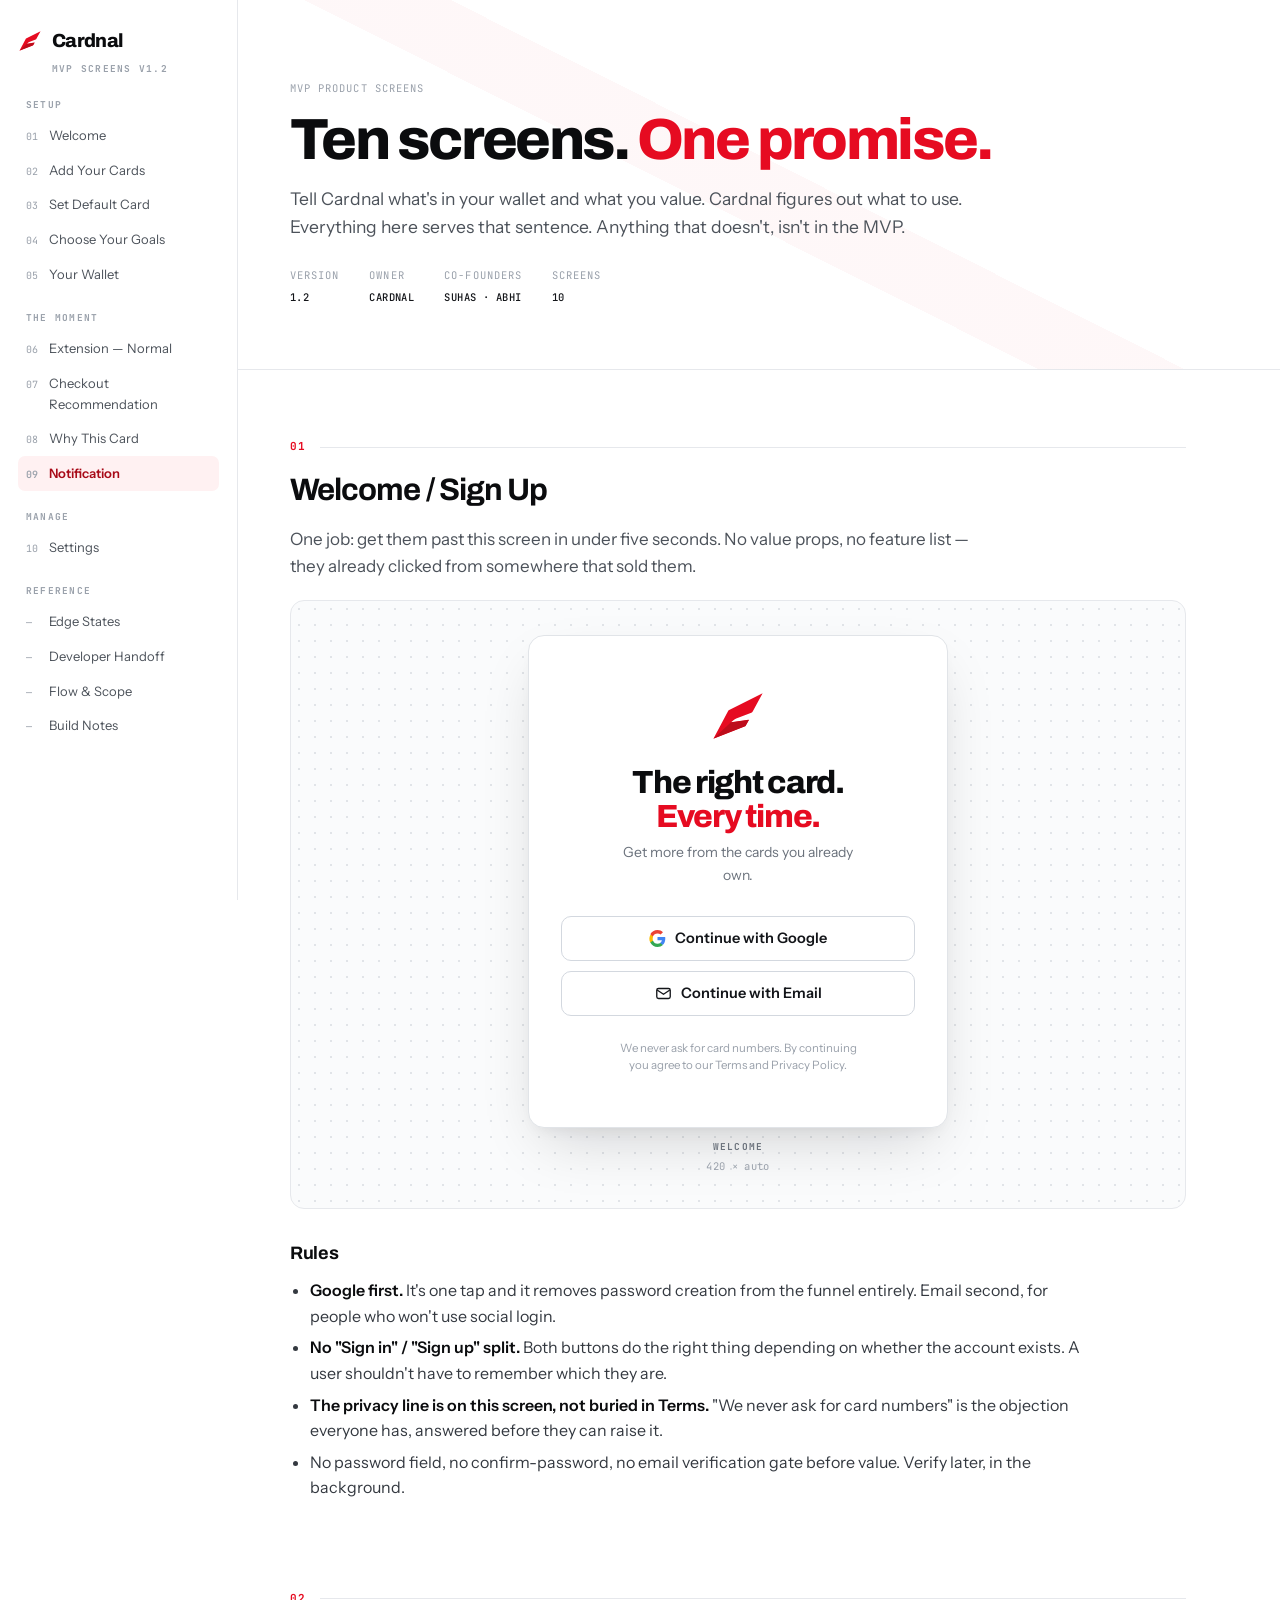
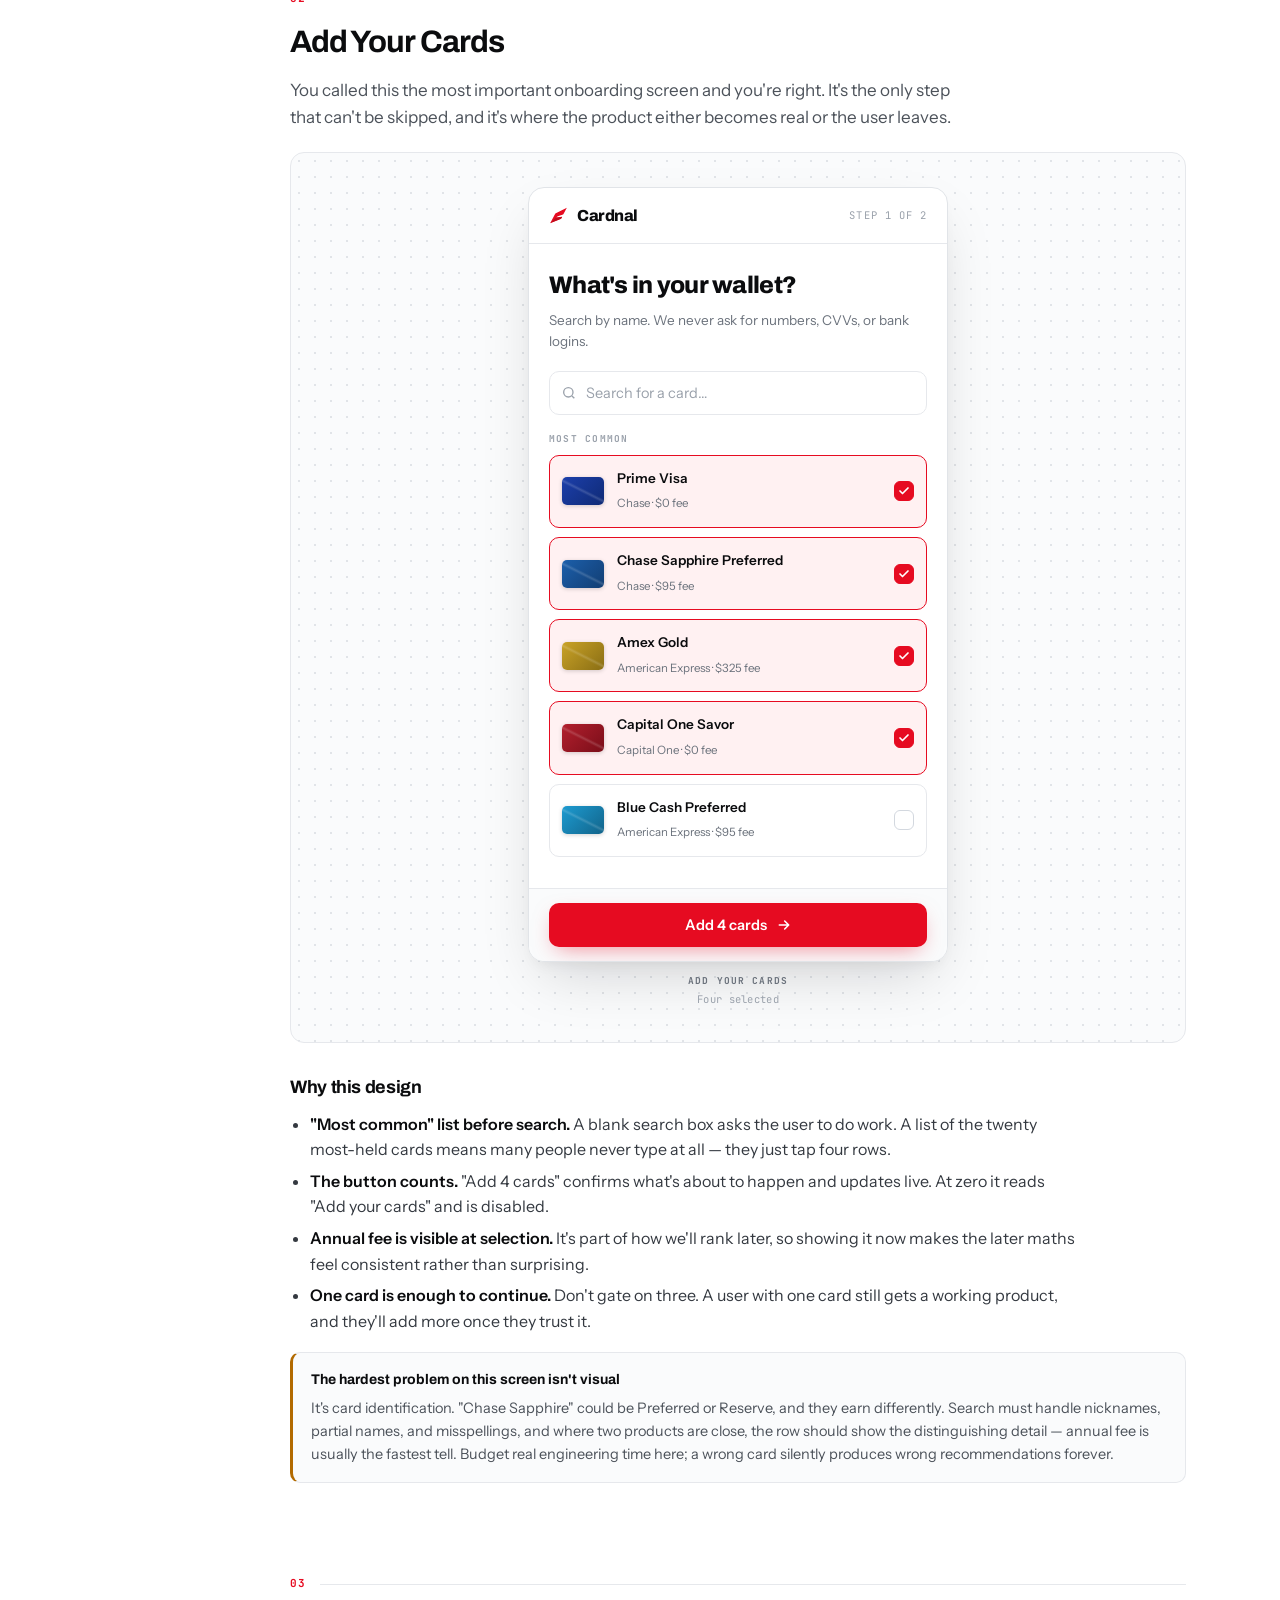
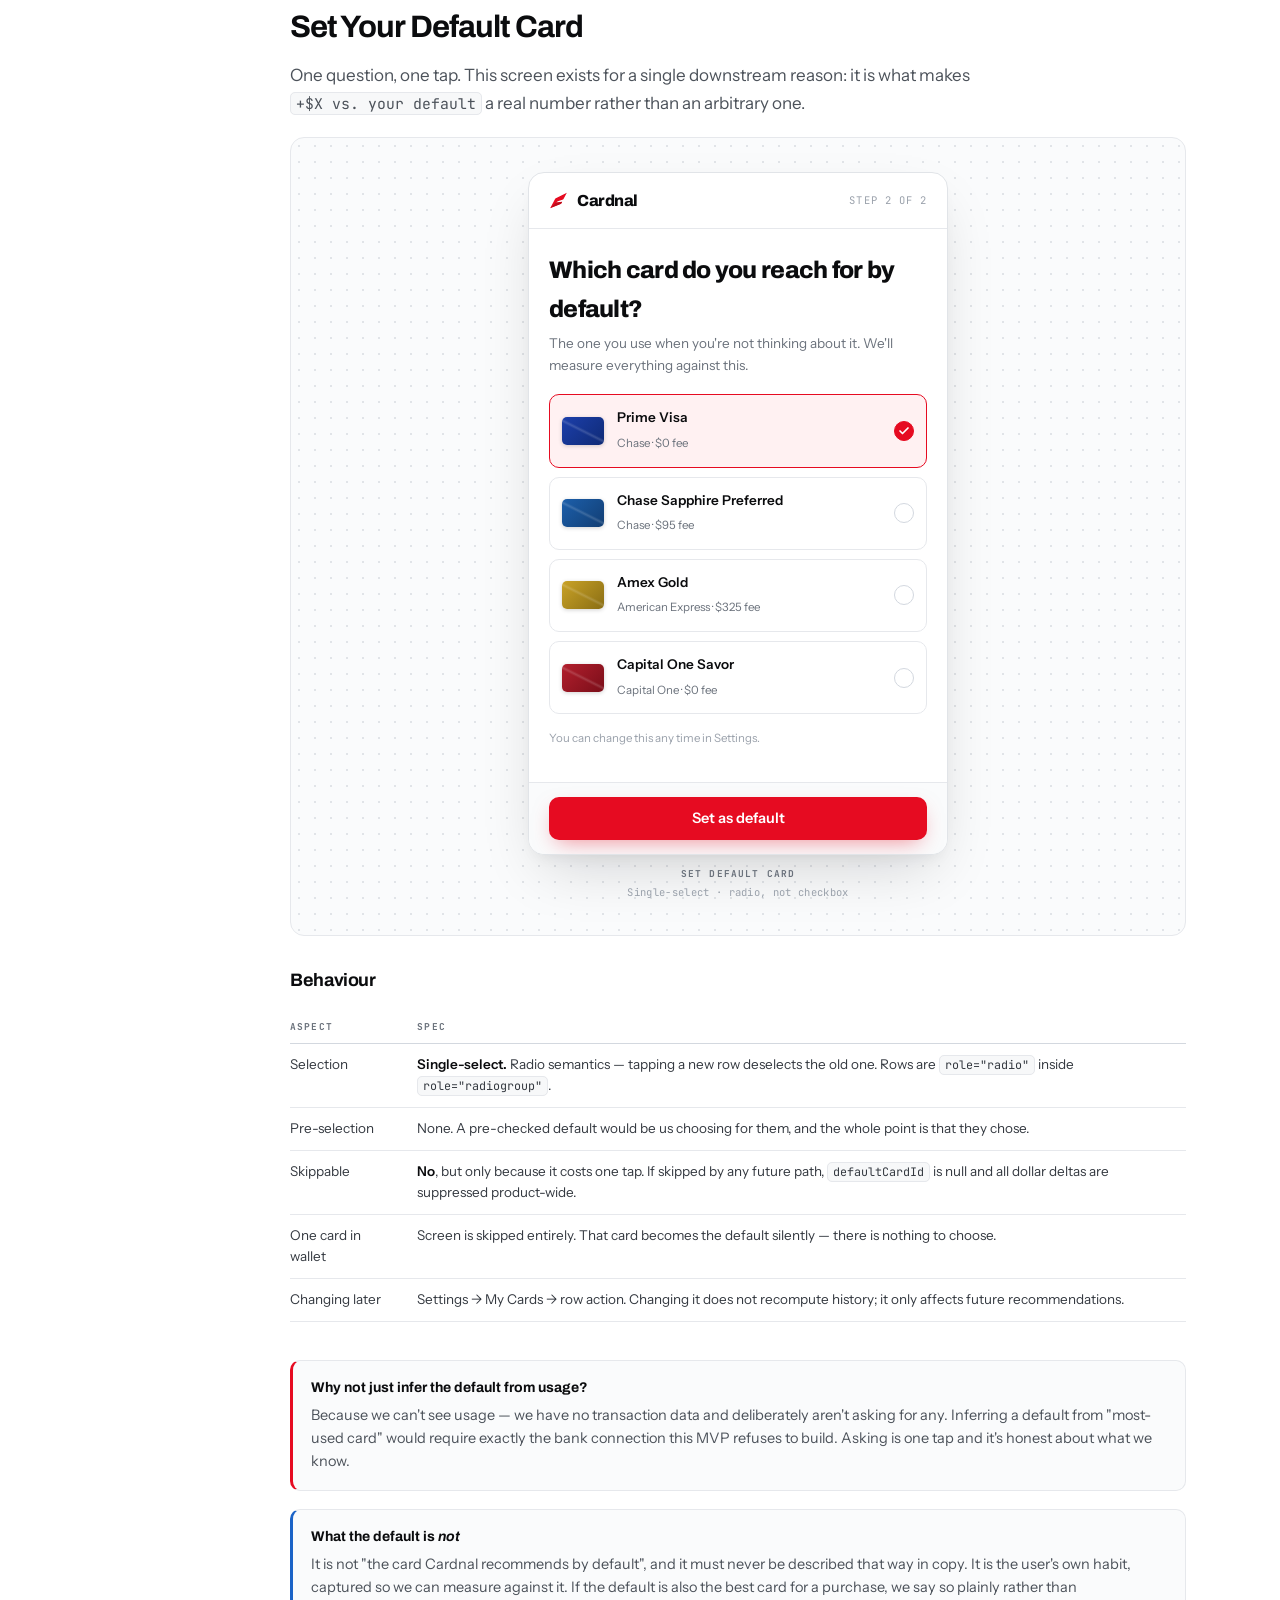
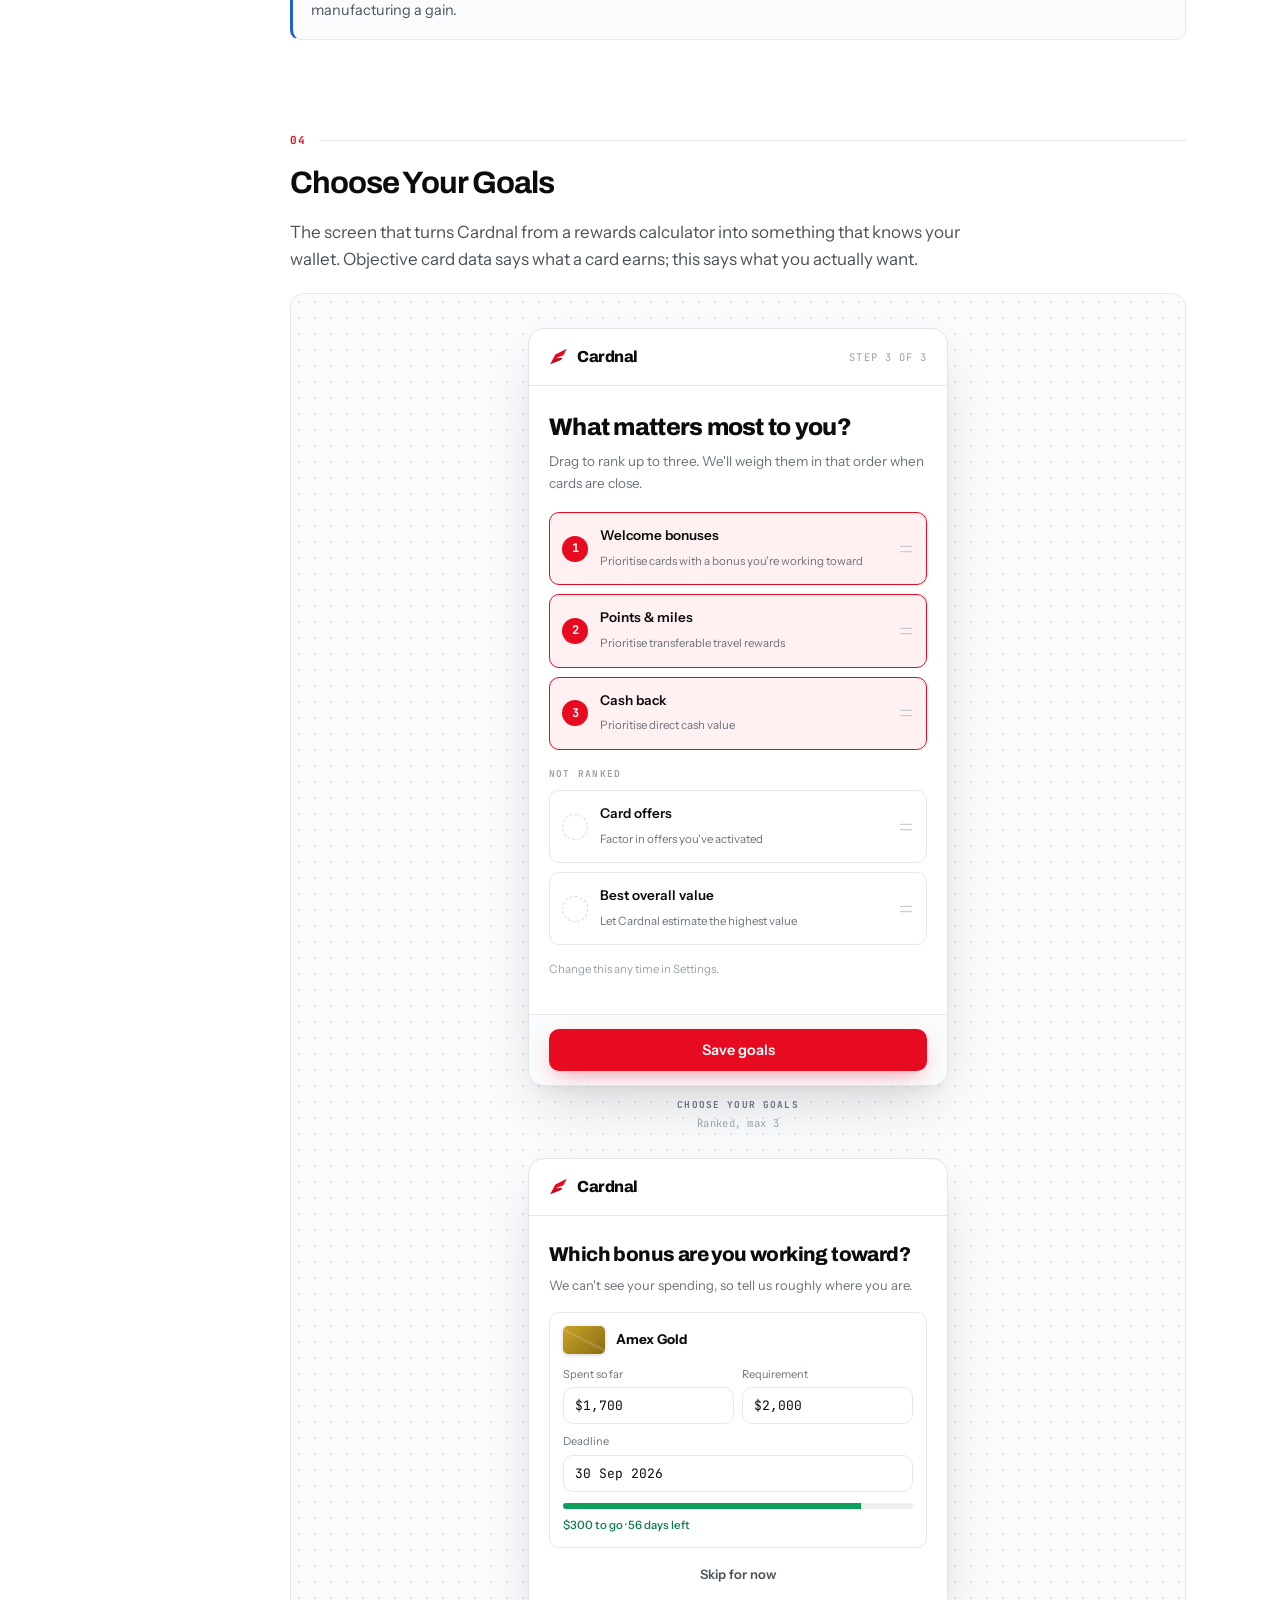
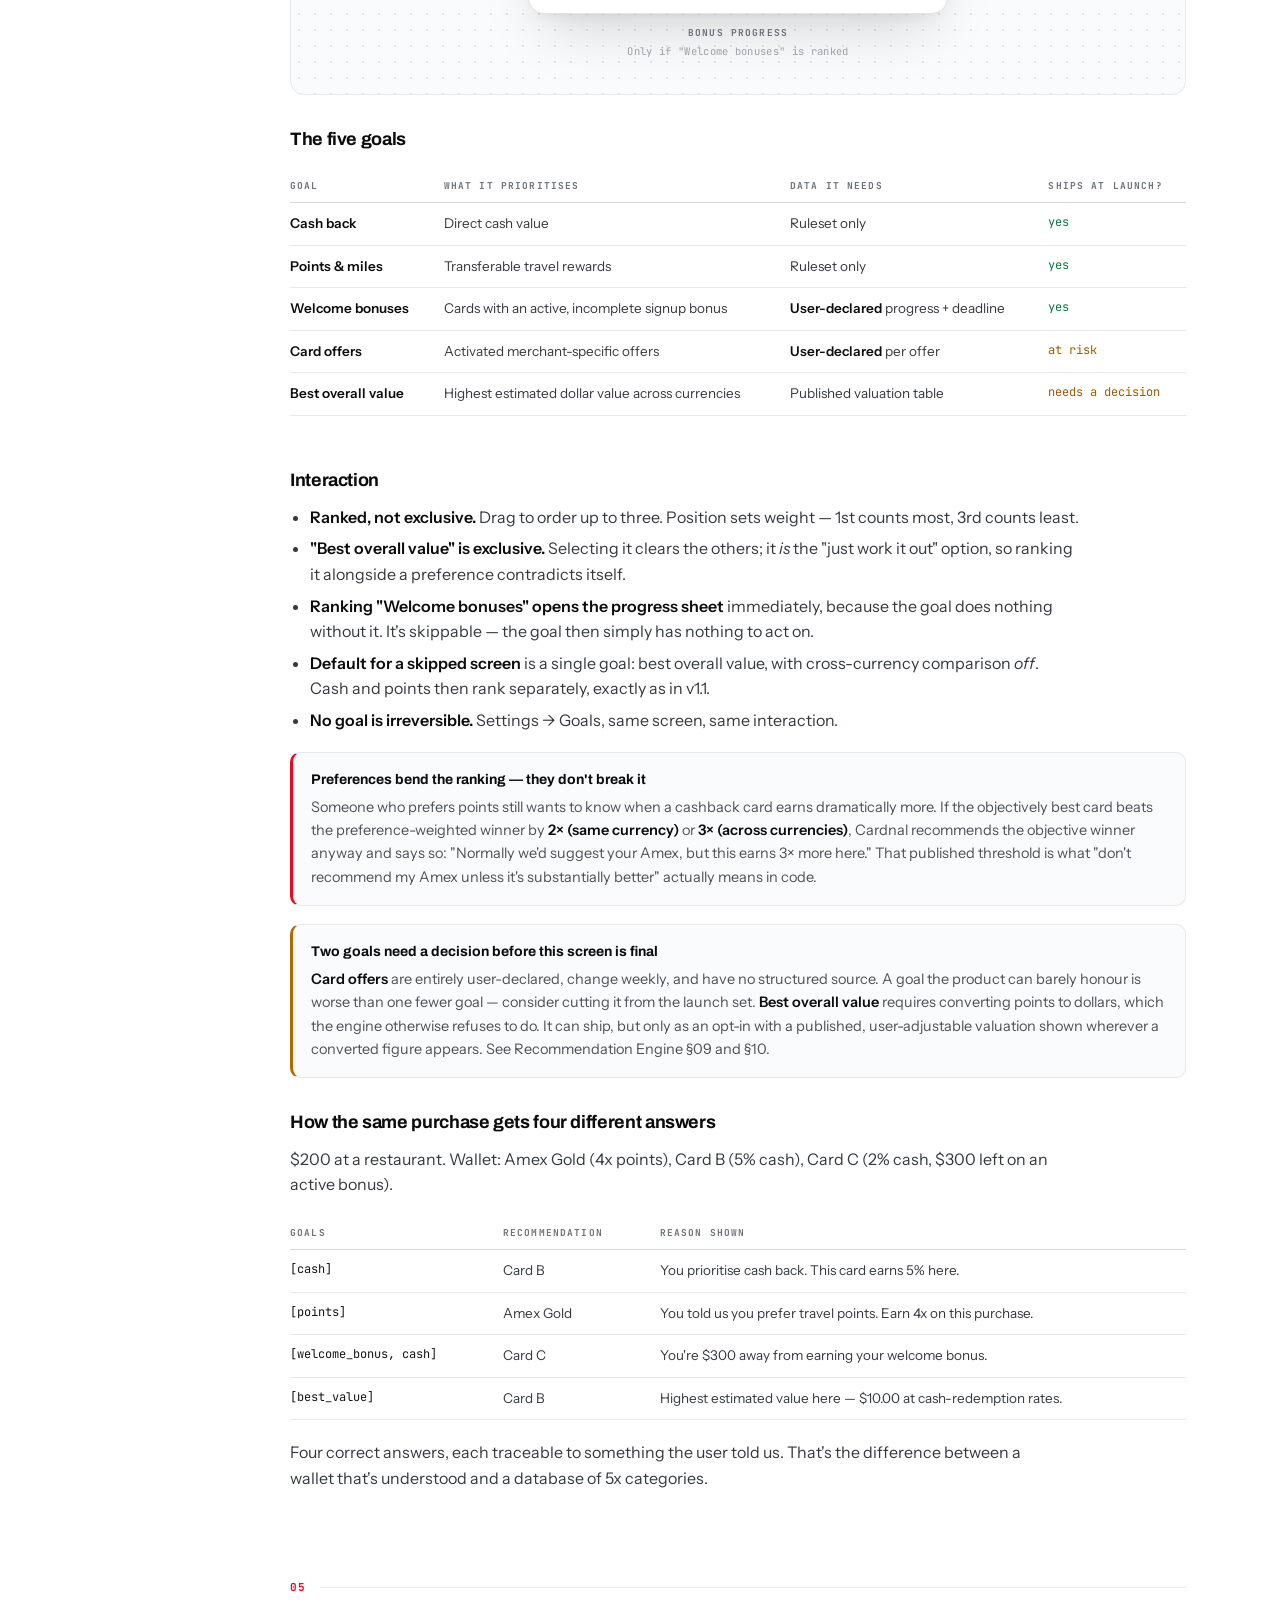
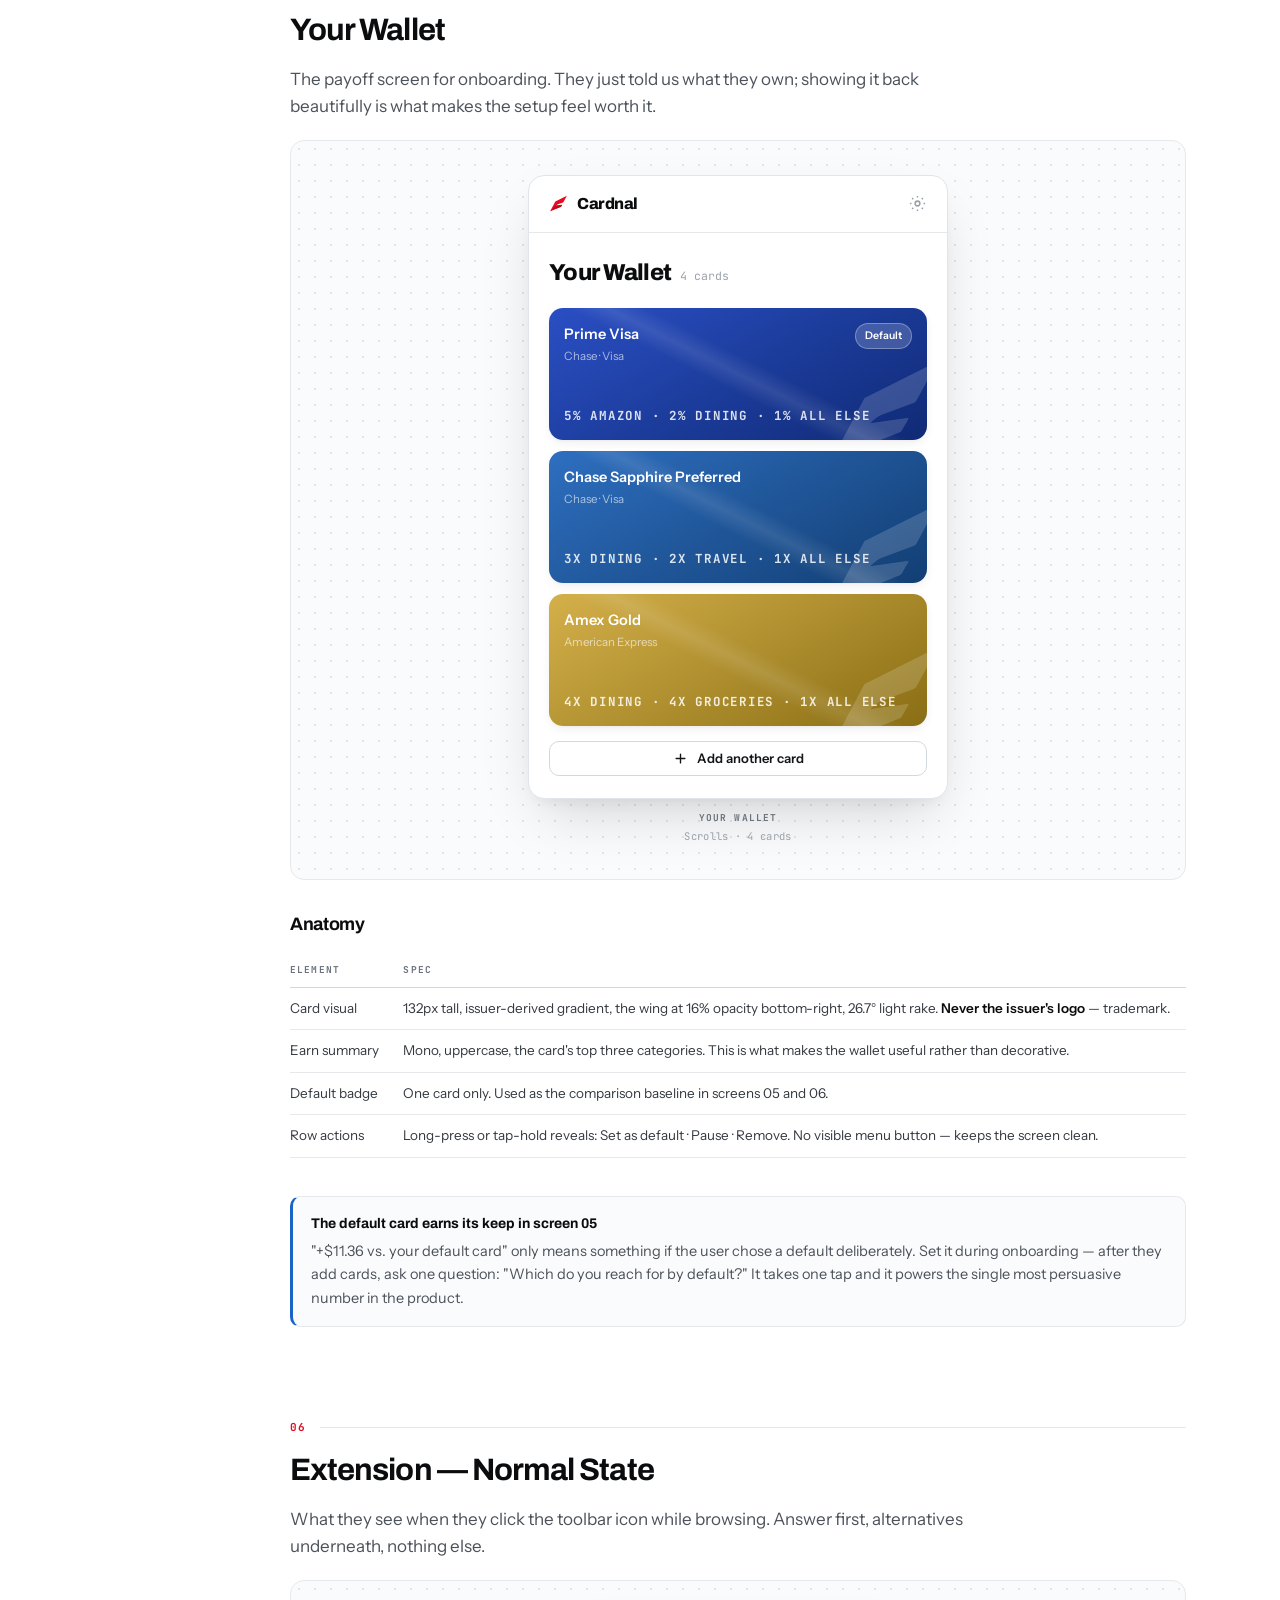
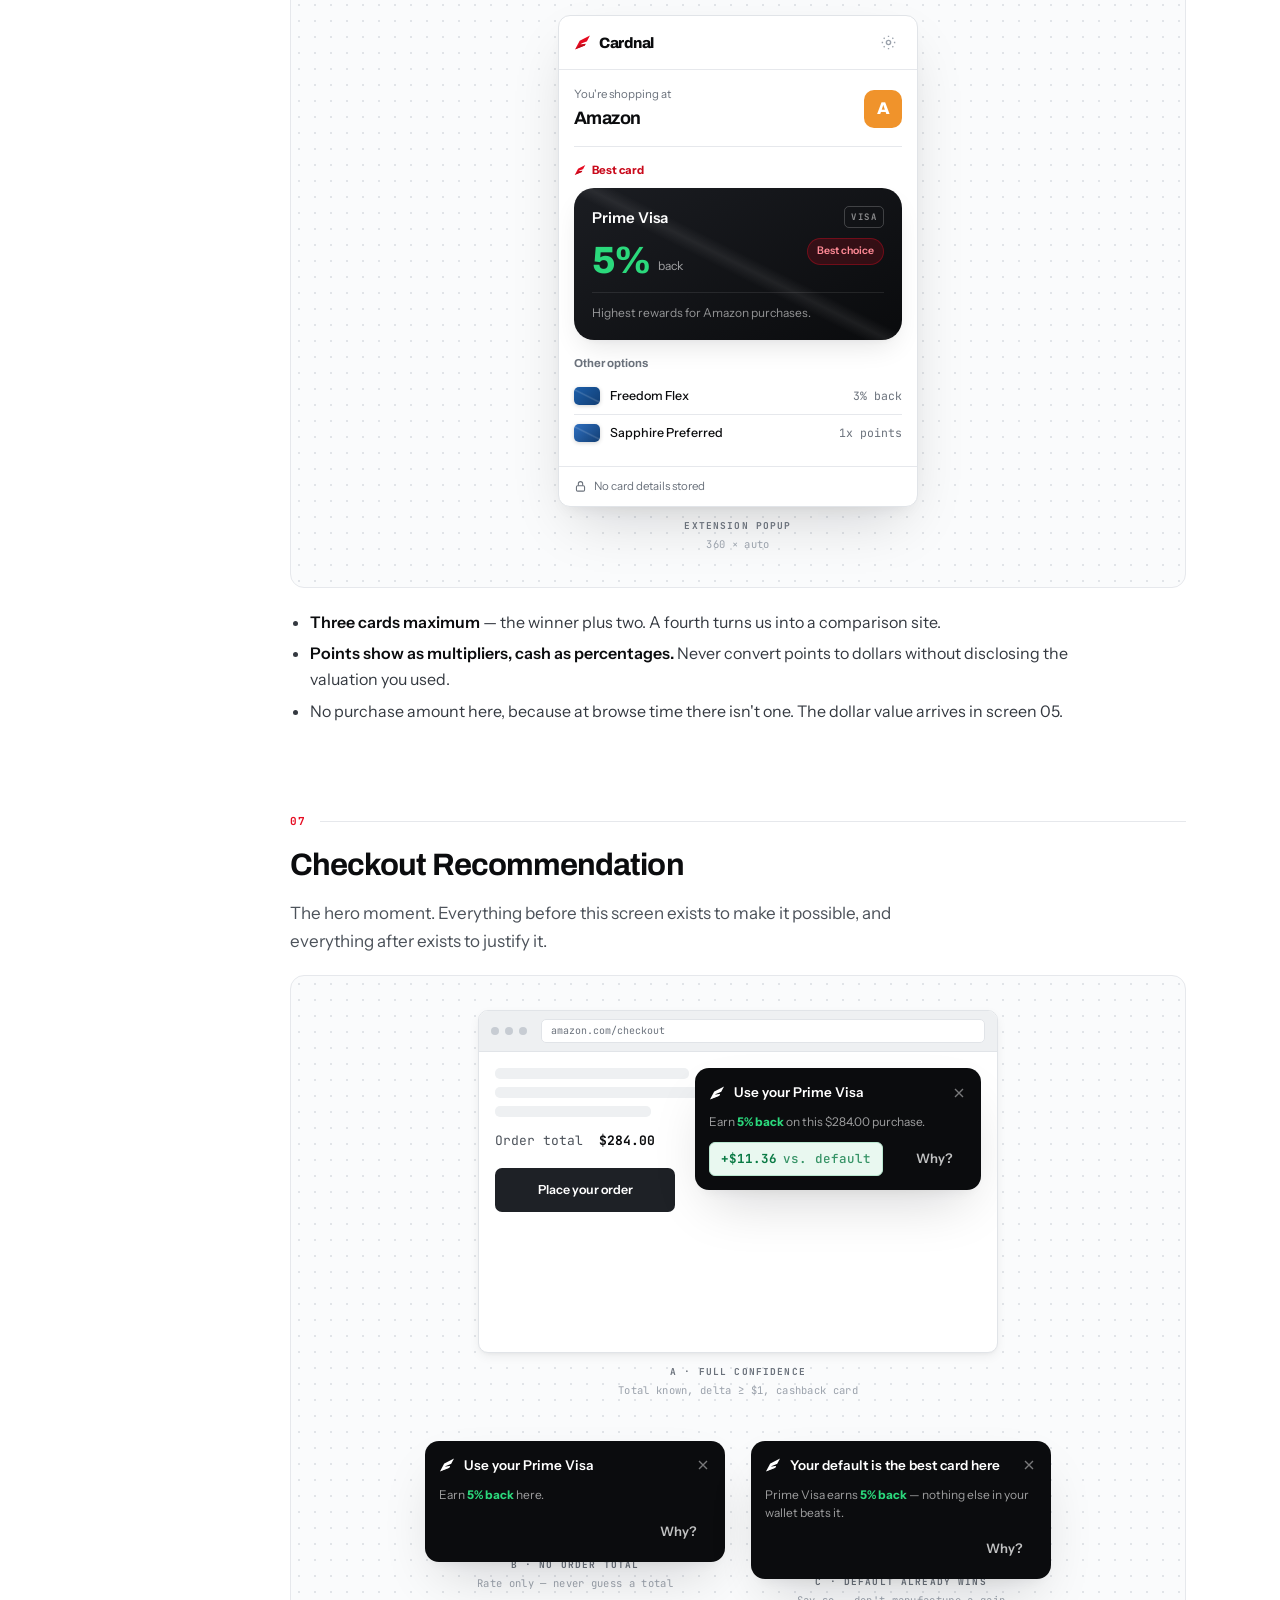
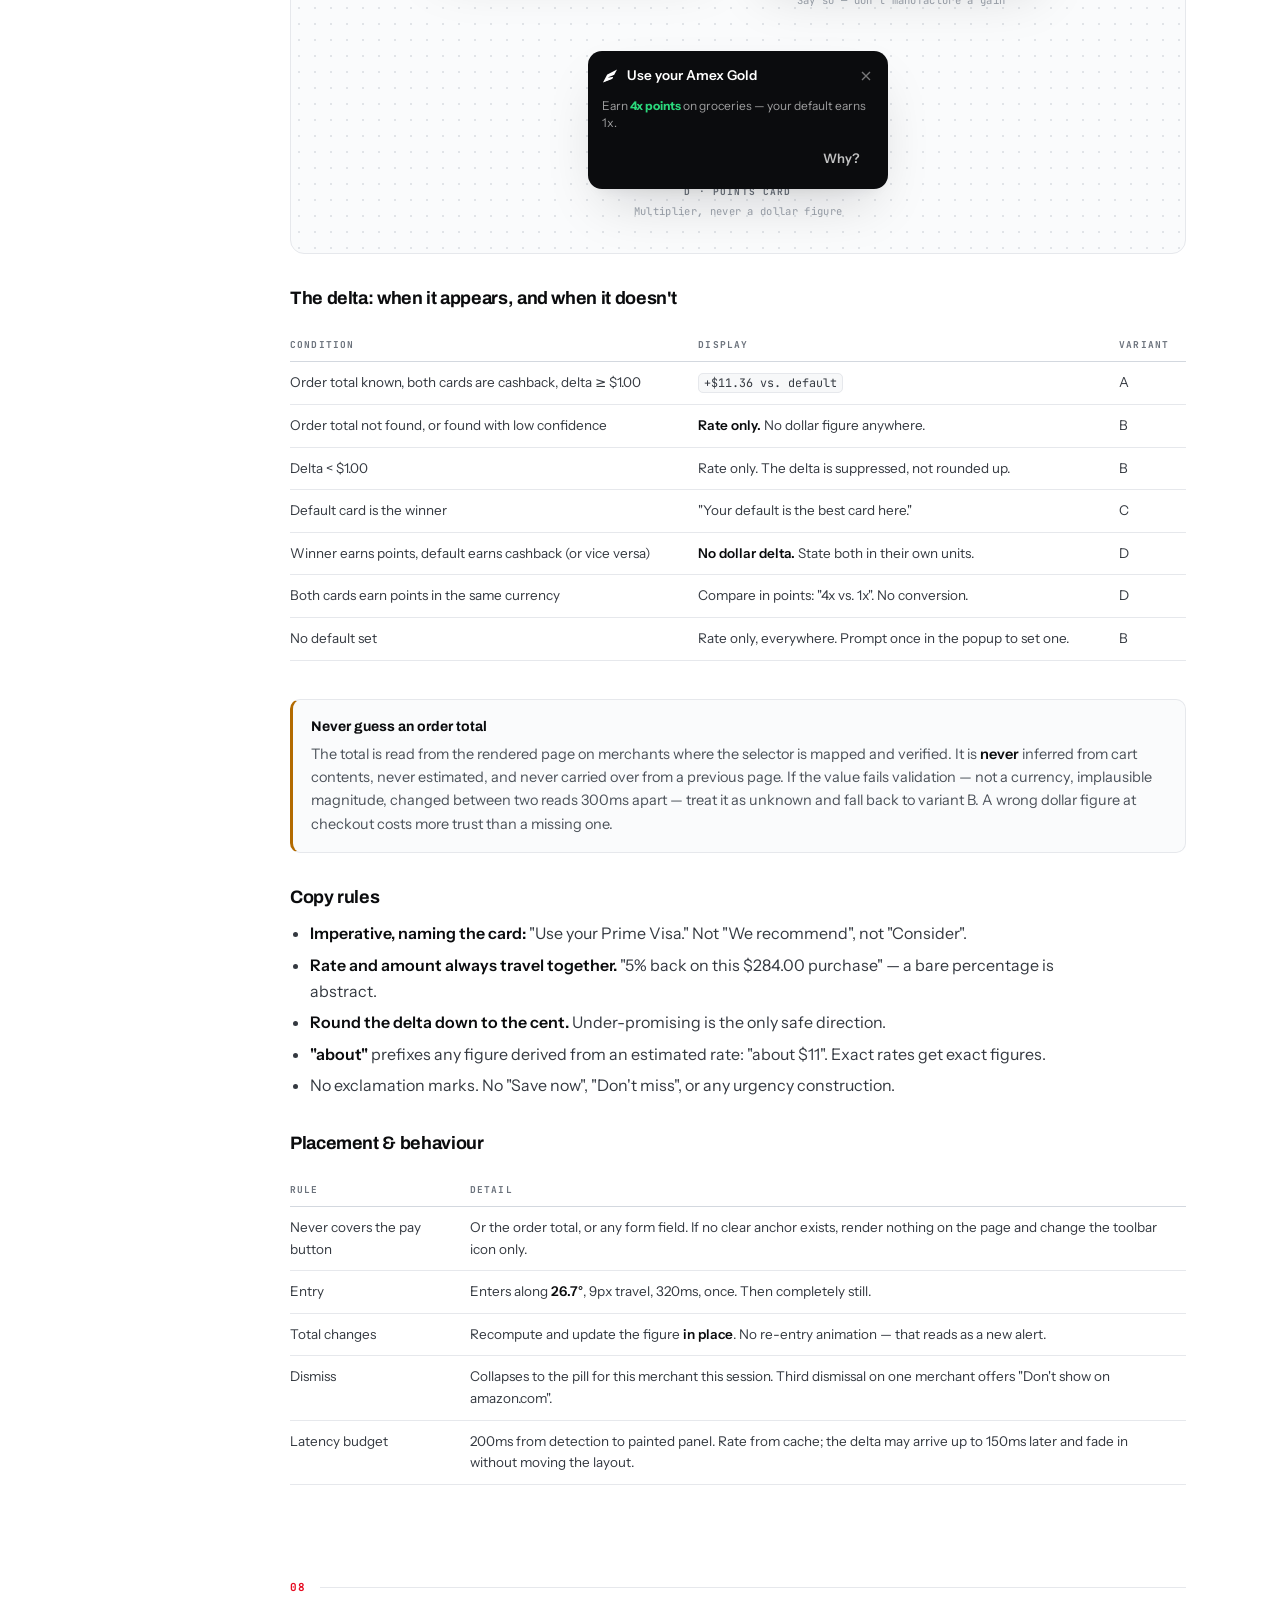
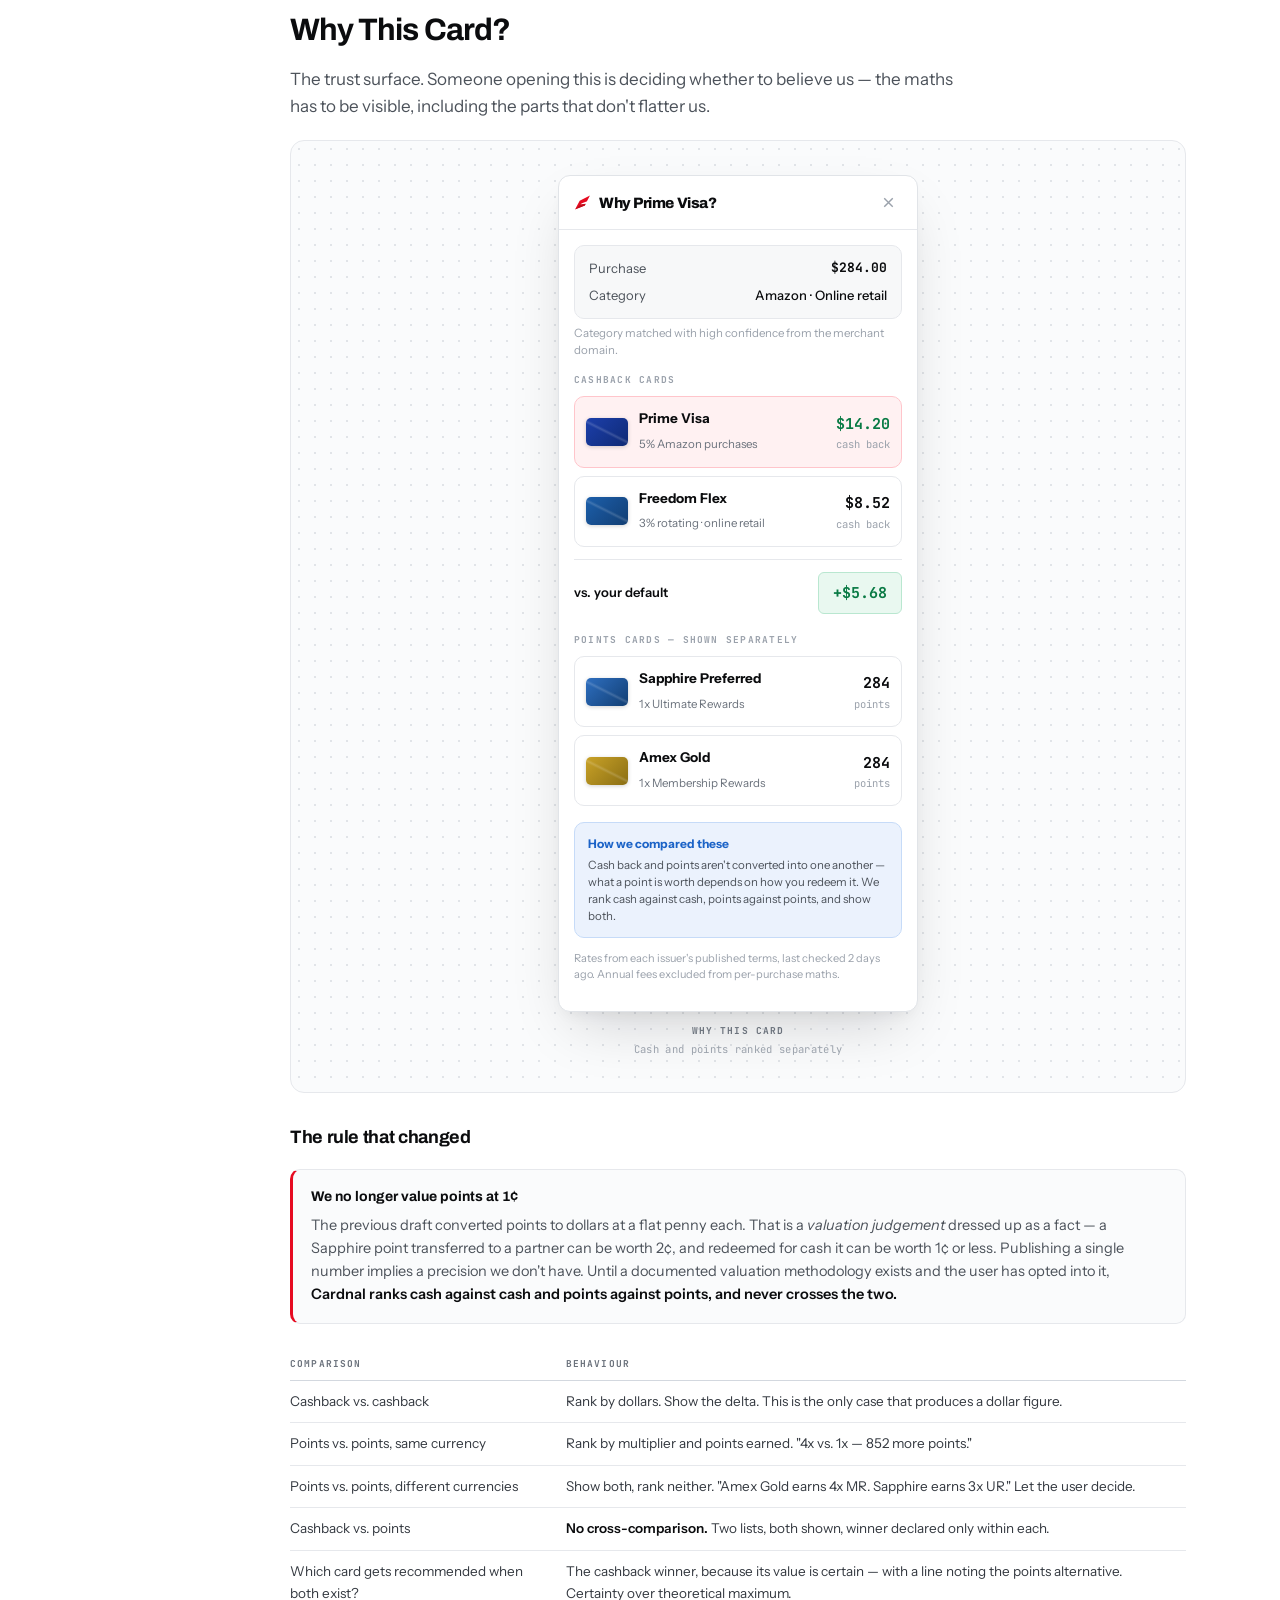
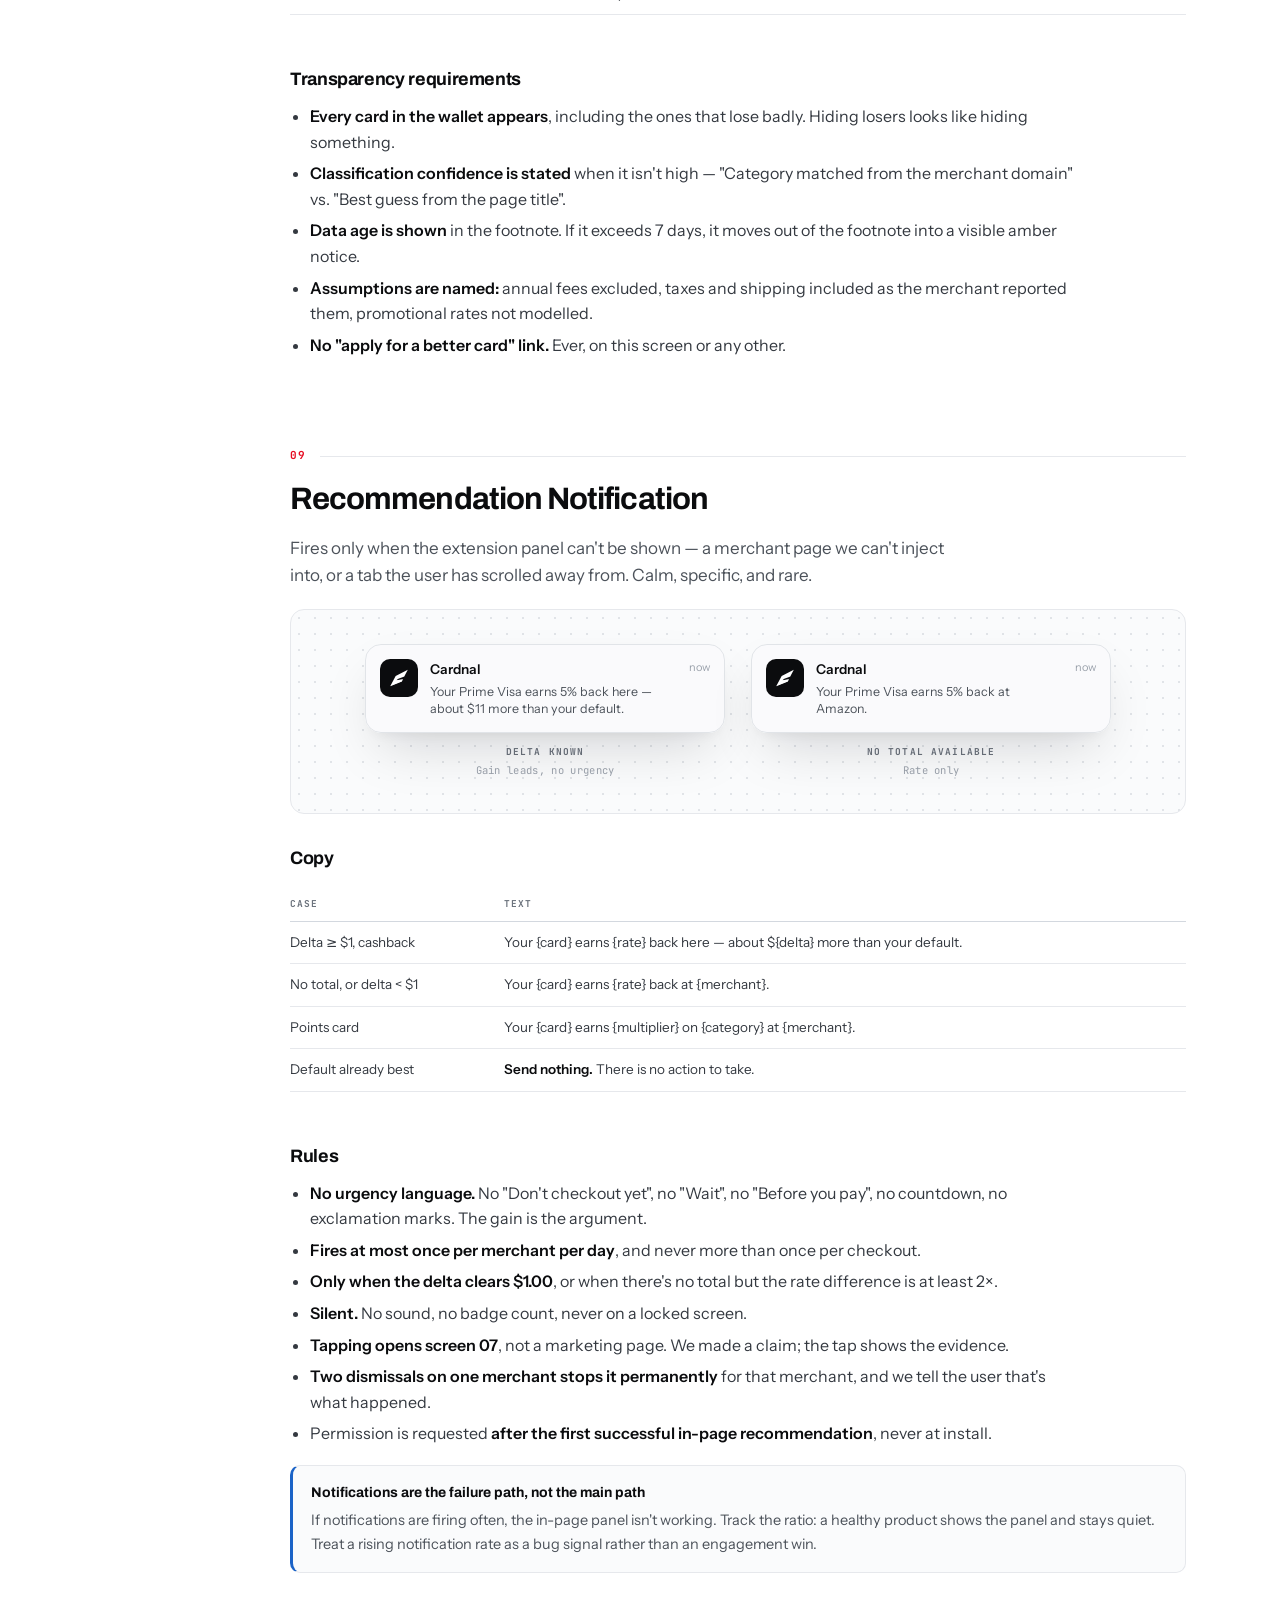
<file: Cardnal/Website/cardnal-site/cardnal-mvp-screens (1).html>
<!DOCTYPE html>
<html lang="en">
<head>
<meta charset="UTF-8">
<meta name="viewport" content="width=device-width, initial-scale=1">
<title>Cardnal — MVP Product Screens</title>
<link rel="preconnect" href="https://fonts.googleapis.com">
<link rel="preconnect" href="https://fonts.gstatic.com" crossorigin>
<link href="https://fonts.googleapis.com/css2?family=Archivo:wght@500;600;700;800&family=Instrument+Sans:wght@400;500;600&family=JetBrains+Mono:wght@400;500;700&display=swap" rel="stylesheet">
<style>
:root{
  --red-50:#FFF1F2;--red-100:#FFE0E3;--red-200:#FFC5CB;--red-400:#F85567;
  --red-500:#E60B21;--red-600:#C90A1C;--red-700:#A80A18;
  --ink-50:#F7F8F9;--ink-100:#EEF0F2;--ink-200:#E1E4E8;--ink-300:#C7CCD3;
  --ink-400:#9AA1AB;--ink-500:#6B727C;--ink-600:#4C525A;--ink-700:#343940;
  --ink-800:#1E2126;--ink-900:#131519;--ink-950:#0B0C0E;
  --success:#0E9F5B;--success-text:#097A44;--success-bg:#E9F8F0;
  --warning-text:#9A5C00;--warning-bg:#FDF3E3;
  --alert:#A61B2B;--alert-bg:#FCEDEF;--info:#1B63C7;--info-bg:#EBF2FD;
  --paper:#fff;--canvas:#FAFBFC;--line:#E6E8EC;--line-strong:#D3D8DF;
  --display:'Archivo',system-ui,sans-serif;--body:'Instrument Sans',system-ui,sans-serif;
  --mono:'JetBrains Mono',ui-monospace,monospace;--wing:26.7deg;
  --r-sm:6px;--r-md:10px;--r-lg:14px;--r-xl:20px;--r-full:999px;
  --sh-sm:0 1px 2px rgba(11,12,14,.06),0 1px 1px rgba(11,12,14,.04);
  --sh-md:0 4px 12px -2px rgba(11,12,14,.08),0 2px 4px -2px rgba(11,12,14,.05);
  --sh-lg:0 12px 28px -8px rgba(11,12,14,.12),0 4px 8px -4px rgba(11,12,14,.06);
  --sh-float:0 24px 56px -16px rgba(11,12,14,.18),0 8px 16px -8px rgba(11,12,14,.08);
  --sh-brand:0 8px 22px -8px rgba(230,11,33,.5);
  --t-fast:140ms;--t-base:200ms;--ease-out:cubic-bezier(.2,.7,.3,1);
}
*{box-sizing:border-box;margin:0;padding:0}
html{scroll-behavior:smooth}
body{font-family:var(--body);color:var(--ink-950);background:#fff;-webkit-font-smoothing:antialiased;line-height:1.6}
svg{display:block} a{color:inherit}
:focus-visible{outline:2.5px solid var(--red-500);outline-offset:3px}

.shell{display:grid;grid-template-columns:238px minmax(0,1fr);max-width:1460px;margin:0 auto}
.side{position:sticky;top:0;height:100vh;overflow-y:auto;border-right:1px solid var(--line);padding:26px 18px 40px}
.side-brand{display:flex;align-items:center;gap:10px}
.side-brand svg{width:24px;height:24px}
.side-brand b{font-family:var(--display);font-weight:800;font-size:19px;letter-spacing:-.035em}
.side-sub{font-family:var(--mono);font-size:9.5px;font-weight:700;letter-spacing:.13em;text-transform:uppercase;color:var(--ink-400);margin:5px 0 20px 34px}
.side nav a{display:flex;gap:9px;align-items:baseline;padding:7px 8px;border-radius:7px;text-decoration:none;font-size:13px;color:var(--ink-600);transition:background var(--t-fast),color var(--t-fast)}
.side nav a:hover{background:var(--ink-50);color:var(--ink-950)}
.side nav a.on{background:var(--red-50);color:var(--red-700);font-weight:600}
.side nav a i{font-family:var(--mono);font-size:10px;font-style:normal;color:var(--ink-400);min-width:14px}
.side-group{font-family:var(--mono);font-size:9.5px;font-weight:700;letter-spacing:.13em;text-transform:uppercase;color:var(--ink-400);margin:18px 0 6px 8px}
.main{min-width:0;padding-bottom:120px}
.wrap{max-width:1000px;padding:0 52px}

.cover{position:relative;overflow:hidden;padding:80px 52px 64px;border-bottom:1px solid var(--line)}
.cover::before{content:'';position:absolute;inset:-50% -20%;background:linear-gradient(var(--wing),transparent 0 47%,rgba(230,11,33,.03) 47% 52%,transparent 52%)}
.cover-in{position:relative}
.cover h1{font-family:var(--display);font-weight:800;font-size:clamp(36px,4.6vw,58px);letter-spacing:-.045em;line-height:1;margin:14px 0 16px}
.cover h1 em{font-style:normal;color:var(--red-500)}
.cover p{font-size:17.5px;color:var(--ink-600);max-width:56ch;margin-bottom:26px}
.cover-meta{display:flex;gap:30px;flex-wrap:wrap;font-family:var(--mono);font-size:10.5px;letter-spacing:.1em;text-transform:uppercase;color:var(--ink-400)}
.cover-meta b{display:block;font-weight:500;color:var(--ink-900);margin-top:5px;letter-spacing:.04em}

.sec{padding:68px 0 6px;scroll-margin-top:20px}
.sec-head{display:flex;align-items:center;gap:14px;margin-bottom:10px}
.sec-num{font-family:var(--mono);font-size:11px;font-weight:700;color:var(--red-500);letter-spacing:.1em}
.sec-rule{flex:1;height:1px;background:var(--line)}
.sec h2{font-family:var(--display);font-weight:700;font-size:31px;letter-spacing:-.03em;margin-bottom:10px}
.sec h3{font-family:var(--display);font-weight:700;font-size:18px;letter-spacing:-.02em;margin:30px 0 10px}
.sec p{color:var(--ink-700);margin-bottom:13px;max-width:70ch}
.sec p.lead{font-size:17px;color:var(--ink-600);max-width:62ch;margin-bottom:20px}
.sec ul,.sec ol{margin:0 0 15px 20px;color:var(--ink-700);max-width:70ch}
.sec li{margin-bottom:6px}
.sec strong{font-weight:600;color:var(--ink-950)}
code{font-family:var(--mono);font-size:.87em;background:var(--ink-50);border:1px solid var(--line);border-radius:5px;padding:1px 5px}

.callout{border:1px solid var(--line);border-left:3px solid var(--red-500);border-radius:var(--r-md);padding:16px 18px;margin:18px 0;background:var(--canvas)}
.callout b{display:block;font-family:var(--display);font-size:14px;margin-bottom:5px}
.callout p{margin:0;font-size:14.5px;color:var(--ink-600);max-width:none}
.callout.info{border-left-color:var(--info)}
.callout.warn{border-left-color:#B26A00}
.callout.ok{border-left-color:var(--success)}

.tblwrap{max-width:100%;overflow-x:auto}
.tbl{width:100%;border-collapse:collapse;margin:14px 0 20px;font-size:13.5px;min-width:520px}
.tbl th{text-align:left;font-family:var(--mono);font-size:9.5px;font-weight:700;letter-spacing:.12em;text-transform:uppercase;color:var(--ink-500);padding:0 12px 9px;border-bottom:1px solid var(--line-strong)}
.tbl td{padding:10px 12px;border-bottom:1px solid var(--line);color:var(--ink-700);vertical-align:top}
.tbl td:first-child,.tbl th:first-child{padding-left:0}
.tbl td.m{font-family:var(--mono);font-size:12px;color:var(--ink-900);white-space:nowrap}

.stage{background:var(--canvas);border:1px solid var(--line);border-radius:var(--r-lg);padding:34px;margin:18px 0 22px;
  background-image:radial-gradient(var(--ink-200) 1px,transparent 1px);background-size:16px 16px}
.stage-row{display:flex;gap:26px;flex-wrap:wrap;align-items:flex-start;justify-content:center}
.cap{font-family:var(--mono);font-size:9.5px;font-weight:700;letter-spacing:.12em;text-transform:uppercase;color:var(--ink-500);text-align:center;margin-top:11px}
.cap span{display:block;color:var(--ink-400);font-weight:400;letter-spacing:.03em;text-transform:none;margin-top:3px;font-size:10.5px}

/* ---------- app surface (web app screens) ---------- */
.app{width:420px;background:var(--paper);border-radius:16px;border:1px solid var(--ink-200);box-shadow:var(--sh-float);overflow:hidden;display:flex;flex-direction:column}
.app-h{display:flex;align-items:center;gap:9px;padding:15px 20px;border-bottom:1px solid var(--line)}
.app-h svg{width:19px;height:19px}
.app-h b{font-family:var(--display);font-weight:800;font-size:16px;letter-spacing:-.03em}
.app-b{padding:22px 20px;flex:1}
.app-f{padding:14px 20px;border-top:1px solid var(--line);background:var(--canvas)}

/* ---------- extension popup ---------- */
.pop{width:360px;background:var(--paper);border-radius:12px;border:1px solid var(--ink-200);box-shadow:var(--sh-float);overflow:hidden}
.pop-h{display:flex;align-items:center;gap:8px;padding:13px 15px;border-bottom:1px solid var(--line)}
.pop-h svg{width:17px;height:17px}
.pop-h b{font-family:var(--display);font-weight:800;font-size:15px;letter-spacing:-.03em}
.pop-h .ib{margin-left:auto;background:none;border:0;color:var(--ink-400);cursor:pointer;padding:5px;border-radius:6px}
.pop-b{padding:15px}
.pop-f{border-top:1px solid var(--line);padding:10px 15px;display:flex;gap:7px;align-items:center;font-size:11.5px;color:var(--ink-500)}

.btn{font-family:var(--body);font-size:14.5px;font-weight:600;line-height:1;display:inline-flex;align-items:center;justify-content:center;gap:9px;padding:13px 18px;border-radius:var(--r-md);border:1.5px solid transparent;cursor:pointer;transition:all var(--t-base) var(--ease-out)}
.btn-primary{background:var(--red-500);color:#fff;box-shadow:var(--sh-brand)}
.btn-primary:hover{background:var(--red-600);transform:translateY(-1px)}
.btn-secondary{background:var(--paper);color:var(--ink-900);border-color:var(--line-strong)}
.btn-secondary:hover{border-color:var(--ink-400);background:var(--ink-50)}
.btn-ghost{background:none;color:var(--ink-600)}
.btn-ghost:hover{background:var(--ink-100);color:var(--ink-950)}
.btn-block{width:100%}
.btn-sm{font-size:13px;padding:9px 13px}
.btn[disabled]{background:var(--ink-100);color:var(--ink-400);box-shadow:none;cursor:not-allowed}

.inp{width:100%;font-family:var(--body);font-size:14.5px;color:var(--ink-950);background:var(--paper);border:1.5px solid var(--line);border-radius:var(--r-md);padding:12px 14px;transition:border-color var(--t-fast),box-shadow var(--t-fast)}
.inp::placeholder{color:var(--ink-400)}
.inp:focus{outline:none;border-color:var(--red-500);box-shadow:0 0 0 4px rgba(230,11,33,.11)}
.searchrow{position:relative;margin-bottom:14px}
.searchrow svg{position:absolute;left:12px;top:50%;transform:translateY(-50%);color:var(--ink-400)}
.searchrow .inp{padding-left:36px}

/* card chips + rows */
.cchip{width:42px;height:28px;border-radius:5px;flex-shrink:0;box-shadow:0 1px 4px rgba(0,0,0,.18);position:relative;overflow:hidden}
.cchip::after{content:'';position:absolute;inset:0;background:linear-gradient(var(--wing),transparent 45%,rgba(255,255,255,.16) 50%,transparent 55%)}
.pickrow{display:flex;align-items:center;gap:13px;padding:12px;border:1.5px solid var(--line);border-radius:var(--r-md);margin-bottom:9px;cursor:pointer;transition:border-color var(--t-fast),background var(--t-fast)}
.pickrow:hover{border-color:var(--ink-300)}
.pickrow.on{border-color:var(--red-500);background:var(--red-50)}
.pickrow .t b{display:block;font-size:13.5px;font-weight:600}
.pickrow .t span{font-size:11.5px;color:var(--ink-500)}
.box{width:20px;height:20px;border:1.5px solid var(--line-strong);border-radius:var(--r-sm);display:grid;place-items:center;margin-left:auto;flex-shrink:0;background:#fff;transition:all var(--t-fast)}
.pickrow.on .box{background:var(--red-500);border-color:var(--red-500);color:#fff}
.pickrow .box svg{opacity:0}
.pickrow.on .box svg{opacity:1}

/* wallet card visual */
.wcard{position:relative;height:132px;border-radius:var(--r-lg);padding:15px;color:#fff;overflow:hidden;box-shadow:var(--sh-md);margin-bottom:11px}
.wcard::after{content:'';position:absolute;inset:0;background:linear-gradient(var(--wing),transparent 44%,rgba(255,255,255,.10) 50%,transparent 56%)}
.wcard .nm{font-size:14.5px;font-weight:600}
.wcard .is{font-size:11.5px;opacity:.62;margin-top:1px}
.wcard .rate{position:absolute;left:15px;bottom:14px;font-family:var(--mono);font-size:12.5px;font-weight:700;letter-spacing:.06em;opacity:.85}
.wcard .df{position:absolute;right:15px;top:15px;font-size:10.5px;font-weight:600;background:rgba(255,255,255,.18);border:1px solid rgba(255,255,255,.3);padding:4px 9px;border-radius:var(--r-full)}
.wcard .mk{position:absolute;right:-18px;bottom:-30px;width:120px;height:120px;opacity:.16}

/* recommendation */
.rec{position:relative;overflow:hidden;background:linear-gradient(150deg,#1B1D22,#0A0B0D);border-radius:var(--r-xl);padding:18px;color:#fff;box-shadow:var(--sh-lg)}
.rec::after{content:'';position:absolute;inset:0;background:linear-gradient(var(--wing),transparent 46%,rgba(255,255,255,.07) 50%,transparent 54%);pointer-events:none}
.rec .top{display:flex;justify-content:space-between;align-items:flex-start;margin-bottom:12px}
.rec .nm{font-size:15px;font-weight:600}
.rec .net{font-family:var(--mono);font-size:9px;font-weight:700;letter-spacing:.16em;color:rgba(255,255,255,.5);border:1px solid rgba(255,255,255,.2);padding:3px 6px;border-radius:5px}
.rec .rate{display:flex;align-items:flex-end;gap:8px}
.rec .rate b{font-family:var(--display);font-weight:800;font-size:38px;line-height:1;letter-spacing:-.045em;color:#2BD97C}
.rec .rate i{font-style:normal;font-size:12px;color:rgba(255,255,255,.6);padding-bottom:5px}
.rec .why{font-size:12px;line-height:1.5;color:rgba(255,255,255,.55);border-top:1px solid rgba(255,255,255,.09);padding-top:11px;margin-top:12px}
.rec .chip{position:absolute;right:18px;top:50px;font-size:10.5px;font-weight:600;color:#FF8A96;background:rgba(230,11,33,.17);border:1px solid rgba(230,11,33,.34);padding:4px 9px;border-radius:var(--r-full)}

.gain{display:inline-flex;align-items:center;gap:6px;font-family:var(--mono);font-size:12.5px;font-weight:700;color:var(--success-text);background:var(--success-bg);border:1px solid #B9E7D0;padding:6px 11px;border-radius:var(--r-sm)}
.gain.big{font-size:15px;padding:8px 14px}

.alt{display:flex;align-items:center;gap:10px;padding:8px 0;border-bottom:1px solid var(--line)}
.alt:last-child{border-bottom:0}
.alt .t{font-size:12.5px;font-weight:500}
.alt .v{margin-left:auto;font-family:var(--mono);font-size:11.5px;color:var(--ink-500)}

/* page sim */
.psim{width:520px;background:#fff;border:1px solid var(--ink-200);border-radius:10px;overflow:hidden;box-shadow:var(--sh-md)}
.psim-bar{background:var(--ink-100);padding:8px 12px;display:flex;align-items:center;gap:6px;border-bottom:1px solid var(--ink-200)}
.psim-bar .d{width:8px;height:8px;border-radius:50%;background:var(--ink-300)}
.psim-bar .u{margin-left:8px;background:#fff;border:1px solid var(--ink-200);border-radius:5px;font-family:var(--mono);font-size:10px;color:var(--ink-500);padding:3px 9px;flex:1}
.psim-b{padding:16px;position:relative;min-height:300px}
.fk{background:var(--ink-100);border-radius:5px;height:11px;margin-bottom:8px}
.fkbtn{background:var(--ink-800);color:#fff;border-radius:7px;padding:12px;text-align:center;font-size:12.5px;font-weight:600;margin-top:16px;width:180px}

.inject{position:absolute;right:16px;top:16px;width:286px;background:var(--ink-950);color:#fff;border-radius:var(--r-lg);padding:14px;box-shadow:var(--sh-float)}
.inject .hd{display:flex;align-items:center;gap:9px;margin-bottom:10px}
.inject .hd svg{width:16px;height:16px}
.inject .hd b{font-size:13.5px;font-weight:600}
.inject .hd .x{margin-left:auto;color:rgba(255,255,255,.45);cursor:pointer}
.inject .sub{font-size:12px;color:rgba(255,255,255,.6);line-height:1.45;margin-bottom:11px}
.inject .row{display:flex;align-items:center;gap:8px}

/* OS notification */
.notif{width:360px;background:rgba(250,250,252,.96);backdrop-filter:blur(20px);border:1px solid var(--ink-200);border-radius:16px;padding:14px;box-shadow:var(--sh-float);display:flex;gap:12px}
.notif .ic{width:38px;height:38px;border-radius:10px;background:var(--ink-950);display:grid;place-items:center;flex-shrink:0}
.notif .ic svg{width:20px;height:20px}
.notif .t b{display:block;font-size:13.5px;font-weight:600;margin-bottom:2px}
.notif .t p{margin:0;font-size:12.5px;color:var(--ink-600);line-height:1.4;max-width:none}
.notif .when{margin-left:auto;font-size:11px;color:var(--ink-400);flex-shrink:0}

/* settings list */
.srow{display:flex;align-items:center;gap:12px;padding:14px 0;border-bottom:1px solid var(--line);cursor:pointer}
.srow:last-child{border-bottom:0}
.srow .ic{width:32px;height:32px;border-radius:8px;background:var(--ink-50);display:grid;place-items:center;color:var(--ink-600);flex-shrink:0}
.srow b{font-size:13.5px;font-weight:500}
.srow .ar{margin-left:auto;color:var(--ink-400)}

.flow{display:flex;align-items:center;gap:9px;flex-wrap:wrap;margin:16px 0 22px}
.flow .n{border:1px solid var(--line);border-radius:var(--r-md);padding:9px 13px;font-size:12.5px;background:#fff;font-weight:500}
.flow .n.hl{border-color:var(--red-200);background:var(--red-50);color:var(--red-700);font-weight:600}
.flow .a{color:var(--ink-300)}

.grid2{display:grid;grid-template-columns:1fr 1fr;gap:18px;margin:16px 0 22px}
.mini{border:1px solid var(--line);border-radius:var(--r-lg);padding:17px}
.mini b{font-family:var(--display);font-size:14.5px;display:block;margin-bottom:5px}
.mini p{font-size:13px;color:var(--ink-600);margin:0;max-width:none}
.mini .n{font-family:var(--mono);font-size:10px;color:var(--red-500);letter-spacing:.1em;display:block;margin-bottom:7px}

.footer{border-top:1px solid var(--line);margin-top:60px;padding:32px 0 0;font-size:13.5px;color:var(--ink-500)}
.navdd summary{display:none}
.navdd>summary{list-style:none}

@media (max-width:1080px){
  .shell{grid-template-columns:1fr}
  .side{position:static;height:auto;border-right:0;border-bottom:1px solid var(--line);padding:18px 22px 22px}
  .side nav{display:grid;grid-template-columns:repeat(auto-fill,minmax(170px,1fr));gap:2px}
  .side-group{grid-column:1/-1}
  .wrap{padding:0 22px}.cover{padding:52px 22px 44px}
  .navdd summary{display:flex;align-items:center;justify-content:space-between;cursor:pointer;font-family:var(--mono);font-size:10.5px;font-weight:700;letter-spacing:.13em;text-transform:uppercase;color:var(--ink-600);padding:10px 8px;border:1px solid var(--line);border-radius:var(--r-md)}
  .navdd summary::after{content:'+';font-size:15px;color:var(--ink-400)}
  .navdd[open] summary::after{content:'\2212'}
  .navdd[open] summary{margin-bottom:12px}
}
@media (max-width:720px){
  .grid2{grid-template-columns:1fr}
  .app,.pop,.psim,.notif{width:100%;max-width:340px}
  .stage{padding:18px 12px}
  .sec h2{font-size:25px}
}
@media (prefers-reduced-motion:reduce){*{animation:none!important;transition:none!important}}
</style>
</head>
<body>
<svg width="0" height="0" style="position:absolute"><defs>
<clipPath id="cSil" clipPathUnits="userSpaceOnUse"><path d="M962.00 95.91L341.94 408.23Q336.58 410.93 333.77 416.23L62.00 928.09L633.20 704.93Q648.10 699.11 656.03 685.21L709.87 590.84Q716.80 578.68 702.94 580.62L385.34 625.07Q446.56 567.69 479.35 555.44L755.59 452.20Q772.45 445.90 781.03 430.08Z"/></clipPath>
<path id="cPath" d="M962.00 95.91L341.94 408.23Q336.58 410.93 333.77 416.23L62.00 928.09L633.20 704.93Q648.10 699.11 656.03 685.21L709.87 590.84Q716.80 578.68 702.94 580.62L385.34 625.07Q446.56 567.69 479.35 555.44L755.59 452.20Q772.45 445.90 781.03 430.08Z"/>
<path id="cWing" d="M62.00 928.09L633.20 704.93Q648.10 699.11 656.03 685.21L709.87 590.84Q716.80 578.68 702.94 580.62L385.34 625.07Z"/>
<g id="cMark"><use href="#cPath" fill="#E60B21"/><g clip-path="url(#cSil)"><use href="#cWing" fill="#BD0C1B" stroke="#BD0C1B" stroke-width="2"/></g></g>
<g id="cMono"><use href="#cPath" fill="currentColor"/><g clip-path="url(#cSil)"><use href="#cWing" fill="currentColor" opacity=".7"/></g></g>
</defs></svg>

<div class="shell">
<aside class="side">
  <div class="side-brand"><svg viewBox="0 0 1024 1024"><use href="#cMark"/></svg><b>Cardnal</b></div>
  <div class="side-sub">MVP Screens v1.2</div>
  <details class="navdd" open><summary>Contents</summary><nav>
    <div class="side-group">Setup</div>
    <a href="#s1"><i>01</i>Welcome</a>
    <a href="#s2"><i>02</i>Add Your Cards</a>
    <a href="#sdef"><i>03</i>Set Default Card</a>
    <a href="#goals"><i>04</i>Choose Your Goals</a>
    <a href="#s3"><i>05</i>Your Wallet</a>
    <div class="side-group">The Moment</div>
    <a href="#s4"><i>06</i>Extension — Normal</a>
    <a href="#s5"><i>07</i>Checkout Recommendation</a>
    <a href="#s6"><i>08</i>Why This Card</a>
    <a href="#s7"><i>09</i>Notification</a>
    <div class="side-group">Manage</div>
    <a href="#s8"><i>10</i>Settings</a>
    <div class="side-group">Reference</div>
    <a href="#edge"><i>—</i>Edge States</a>
    <a href="#handoff"><i>—</i>Developer Handoff</a>
    <a href="#flow"><i>—</i>Flow &amp; Scope</a>
    <a href="#build"><i>—</i>Build Notes</a>
  </nav></details>
</aside>

<main class="main">
<header class="cover"><div class="cover-in">
  <div class="cover-meta" style="margin-bottom:6px"><span>MVP Product Screens</span></div>
  <h1>Ten screens. <em>One promise.</em></h1>
  <p>Tell Cardnal what's in your wallet and what you value. Cardnal figures out what to use.
     Everything here serves that sentence. Anything that doesn't, isn't in the MVP.</p>
  <div class="cover-meta">
    <div>Version<b>1.2</b></div><div>Owner<b>Cardnal</b></div>
    <div>Co-Founders<b>Suhas · Abhi</b></div><div>Screens<b>10</b></div>
  </div>
</div></header>

<!-- 01 -->
<section class="sec" id="s1"><div class="wrap">
  <div class="sec-head"><span class="sec-num">01</span><span class="sec-rule"></span></div>
  <h2>Welcome / Sign Up</h2>
  <p class="lead">One job: get them past this screen in under five seconds. No value props, no
  feature list — they already clicked from somewhere that sold them.</p>
  <div class="stage"><div class="stage-row">
    <div><div class="app">
      <div class="app-b" style="text-align:center;padding:52px 32px 40px">
        <svg viewBox="0 0 1024 1024" style="width:56px;height:56px;margin:0 auto 22px"><use href="#cMark"/></svg>
        <div style="font-family:var(--display);font-weight:800;font-size:32px;letter-spacing:-.04em;line-height:1.05;margin-bottom:8px">The right card.<br><span style="color:var(--red-500)">Every time.</span></div>
        <p style="font-size:14px;color:var(--ink-500);margin-bottom:30px;max-width:26ch;margin-left:auto;margin-right:auto">Get more from the cards you already own.</p>
        <button class="btn btn-secondary btn-block" style="margin-bottom:10px">
          <svg width="17" height="17" viewBox="0 0 24 24"><path fill="#4285F4" d="M23 12.3c0-.8-.1-1.6-.2-2.3H12v4.5h6.2a5.3 5.3 0 0 1-2.3 3.5v2.9h3.7c2.2-2 3.4-5 3.4-8.6z"/><path fill="#34A853" d="M12 24c3.1 0 5.7-1 7.6-2.8l-3.7-2.9c-1 .7-2.3 1.1-3.9 1.1-3 0-5.5-2-6.4-4.7H1.8v3C3.7 21.4 7.6 24 12 24z"/><path fill="#FBBC05" d="M5.6 14.7a7.2 7.2 0 0 1 0-4.6v-3H1.8a12 12 0 0 0 0 10.6l3.8-3z"/><path fill="#EA4335" d="M12 4.8c1.7 0 3.2.6 4.4 1.7l3.3-3.3C17.7 1.2 15.1 0 12 0 7.6 0 3.7 2.6 1.8 6.1l3.8 3c.9-2.7 3.4-4.3 6.4-4.3z"/></svg>
          Continue with Google</button>
        <button class="btn btn-secondary btn-block">
          <svg width="17" height="17" viewBox="0 0 24 24" fill="none" stroke="currentColor" stroke-width="1.9"><rect x="2.5" y="5" width="19" height="14" rx="2.5"/><path d="m3 7 9 6 9-6"/></svg>
          Continue with Email</button>
        <p style="font-size:11.5px;color:var(--ink-400);margin-top:24px;line-height:1.5;max-width:30ch;margin-left:auto;margin-right:auto">We never ask for card numbers. By continuing you agree to our Terms and Privacy Policy.</p>
      </div>
    </div><div class="cap">Welcome<span>420 × auto</span></div></div>
  </div></div>
  <h3>Rules</h3>
  <ul>
    <li><strong>Google first.</strong> It's one tap and it removes password creation from the funnel entirely. Email second, for people who won't use social login.</li>
    <li><strong>No "Sign in" / "Sign up" split.</strong> Both buttons do the right thing depending on whether the account exists. A user shouldn't have to remember which they are.</li>
    <li><strong>The privacy line is on this screen, not buried in Terms.</strong> "We never ask for card numbers" is the objection everyone has, answered before they can raise it.</li>
    <li>No password field, no confirm-password, no email verification gate before value. Verify later, in the background.</li>
  </ul>
</div></section>

<!-- 02 -->
<section class="sec" id="s2"><div class="wrap">
  <div class="sec-head"><span class="sec-num">02</span><span class="sec-rule"></span></div>
  <h2>Add Your Cards</h2>
  <p class="lead">You called this the most important onboarding screen and you're right. It's the only
  step that can't be skipped, and it's where the product either becomes real or the user leaves.</p>
  <div class="stage"><div class="stage-row">
    <div><div class="app">
      <div class="app-h"><svg viewBox="0 0 1024 1024"><use href="#cMark"/></svg><b>Cardnal</b>
        <span style="margin-left:auto;font-family:var(--mono);font-size:10.5px;color:var(--ink-400);letter-spacing:.1em">STEP 1 OF 2</span></div>
      <div class="app-b">
        <div style="font-family:var(--display);font-weight:800;font-size:24px;letter-spacing:-.03em;margin-bottom:5px">What's in your wallet?</div>
        <p style="font-size:13.5px;color:var(--ink-500);margin-bottom:18px">Search by name. We never ask for numbers, CVVs, or bank logins.</p>
        <div class="searchrow">
          <svg width="16" height="16" viewBox="0 0 24 24" fill="none" stroke="currentColor" stroke-width="2"><circle cx="11" cy="11" r="7"/><path d="M20 20l-3.6-3.6"/></svg>
          <input class="inp" placeholder="Search for a card…">
        </div>
        <div style="font-family:var(--mono);font-size:9.5px;font-weight:700;letter-spacing:.13em;text-transform:uppercase;color:var(--ink-400);margin:16px 0 9px">Most common</div>
        <div class="pickrow on"><span class="cchip" style="background:linear-gradient(135deg,#1C3FAB,#0F2A75)"></span>
          <span class="t"><b>Prime Visa</b><span>Chase · $0 fee</span></span>
          <span class="box"><svg width="12" height="12" viewBox="0 0 24 24" fill="none" stroke="currentColor" stroke-width="3.4" stroke-linecap="round" stroke-linejoin="round"><path d="M20 6 9 17l-5-5"/></svg></span></div>
        <div class="pickrow on"><span class="cchip" style="background:linear-gradient(135deg,#1C5FAB,#123E73)"></span>
          <span class="t"><b>Chase Sapphire Preferred</b><span>Chase · $95 fee</span></span>
          <span class="box"><svg width="12" height="12" viewBox="0 0 24 24" fill="none" stroke="currentColor" stroke-width="3.4" stroke-linecap="round" stroke-linejoin="round"><path d="M20 6 9 17l-5-5"/></svg></span></div>
        <div class="pickrow on"><span class="cchip" style="background:linear-gradient(135deg,#C9A227,#8A6E14)"></span>
          <span class="t"><b>Amex Gold</b><span>American Express · $325 fee</span></span>
          <span class="box"><svg width="12" height="12" viewBox="0 0 24 24" fill="none" stroke="currentColor" stroke-width="3.4" stroke-linecap="round" stroke-linejoin="round"><path d="M20 6 9 17l-5-5"/></svg></span></div>
        <div class="pickrow on"><span class="cchip" style="background:linear-gradient(135deg,#B21F2D,#7A0E19)"></span>
          <span class="t"><b>Capital One Savor</b><span>Capital One · $0 fee</span></span>
          <span class="box"><svg width="12" height="12" viewBox="0 0 24 24" fill="none" stroke="currentColor" stroke-width="3.4" stroke-linecap="round" stroke-linejoin="round"><path d="M20 6 9 17l-5-5"/></svg></span></div>
        <div class="pickrow"><span class="cchip" style="background:linear-gradient(135deg,#1D9BD1,#12648A)"></span>
          <span class="t"><b>Blue Cash Preferred</b><span>American Express · $95 fee</span></span>
          <span class="box"><svg width="12" height="12" viewBox="0 0 24 24" fill="none" stroke="currentColor" stroke-width="3.4" stroke-linecap="round" stroke-linejoin="round"><path d="M20 6 9 17l-5-5"/></svg></span></div>
      </div>
      <div class="app-f"><button class="btn btn-primary btn-block">Add 4 cards
        <svg width="16" height="16" viewBox="0 0 24 24" fill="none" stroke="currentColor" stroke-width="2.4" stroke-linecap="round" stroke-linejoin="round"><path d="M5 12h13M13 6l6 6-6 6"/></svg></button></div>
    </div><div class="cap">Add your cards<span>Four selected</span></div></div>
  </div></div>
  <h3>Why this design</h3>
  <ul>
    <li><strong>"Most common" list before search.</strong> A blank search box asks the user to do work. A list of the twenty most-held cards means many people never type at all — they just tap four rows.</li>
    <li><strong>The button counts.</strong> "Add 4 cards" confirms what's about to happen and updates live. At zero it reads "Add your cards" and is disabled.</li>
    <li><strong>Annual fee is visible at selection.</strong> It's part of how we'll rank later, so showing it now makes the later maths feel consistent rather than surprising.</li>
    <li><strong>One card is enough to continue.</strong> Don't gate on three. A user with one card still gets a working product, and they'll add more once they trust it.</li>
  </ul>
  <div class="callout warn"><b>The hardest problem on this screen isn't visual</b>
  <p>It's card identification. "Chase Sapphire" could be Preferred or Reserve, and they earn differently.
  Search must handle nicknames, partial names, and misspellings, and where two products are close, the
  row should show the distinguishing detail — annual fee is usually the fastest tell. Budget real
  engineering time here; a wrong card silently produces wrong recommendations forever.</p></div>
</div></section>


<!-- 03 -->
<section class="sec" id="sdef"><div class="wrap">
  <div class="sec-head"><span class="sec-num">03</span><span class="sec-rule"></span></div>
  <h2>Set Your Default Card</h2>
  <p class="lead">One question, one tap. This screen exists for a single downstream reason: it is what
  makes <code>+$X vs. your default</code> a real number rather than an arbitrary one.</p>
  <div class="stage"><div class="stage-row">
    <div><div class="app">
      <div class="app-h"><svg viewBox="0 0 1024 1024"><use href="#cMark"/></svg><b>Cardnal</b>
        <span style="margin-left:auto;font-family:var(--mono);font-size:10.5px;color:var(--ink-400);letter-spacing:.1em">STEP 2 OF 2</span></div>
      <div class="app-b">
        <div style="font-family:var(--display);font-weight:800;font-size:24px;letter-spacing:-.03em;margin-bottom:5px">Which card do you reach for by default?</div>
        <p style="font-size:13.5px;color:var(--ink-500);margin-bottom:18px">The one you use when you're not thinking about it. We'll measure everything against this.</p>
        <div class="pickrow on"><span class="cchip" style="background:linear-gradient(135deg,#1C3FAB,#0F2A75)"></span>
          <span class="t"><b>Prime Visa</b><span>Chase · $0 fee</span></span>
          <span class="box" style="border-radius:var(--r-full)"><svg width="12" height="12" viewBox="0 0 24 24" fill="none" stroke="currentColor" stroke-width="3.4" stroke-linecap="round" stroke-linejoin="round"><path d="M20 6 9 17l-5-5"/></svg></span></div>
        <div class="pickrow"><span class="cchip" style="background:linear-gradient(135deg,#1C5FAB,#123E73)"></span>
          <span class="t"><b>Chase Sapphire Preferred</b><span>Chase · $95 fee</span></span>
          <span class="box" style="border-radius:var(--r-full)"><svg width="12" height="12" viewBox="0 0 24 24" fill="none" stroke="currentColor" stroke-width="3.4" stroke-linecap="round" stroke-linejoin="round"><path d="M20 6 9 17l-5-5"/></svg></span></div>
        <div class="pickrow"><span class="cchip" style="background:linear-gradient(135deg,#C9A227,#8A6E14)"></span>
          <span class="t"><b>Amex Gold</b><span>American Express · $325 fee</span></span>
          <span class="box" style="border-radius:var(--r-full)"><svg width="12" height="12" viewBox="0 0 24 24" fill="none" stroke="currentColor" stroke-width="3.4" stroke-linecap="round" stroke-linejoin="round"><path d="M20 6 9 17l-5-5"/></svg></span></div>
        <div class="pickrow"><span class="cchip" style="background:linear-gradient(135deg,#B21F2D,#7A0E19)"></span>
          <span class="t"><b>Capital One Savor</b><span>Capital One · $0 fee</span></span>
          <span class="box" style="border-radius:var(--r-full)"><svg width="12" height="12" viewBox="0 0 24 24" fill="none" stroke="currentColor" stroke-width="3.4" stroke-linecap="round" stroke-linejoin="round"><path d="M20 6 9 17l-5-5"/></svg></span></div>
        <p style="font-size:11.5px;color:var(--ink-400);margin-top:16px;line-height:1.5">You can change this any time in Settings.</p>
      </div>
      <div class="app-f"><button class="btn btn-primary btn-block">Set as default</button></div>
    </div><div class="cap">Set default card<span>Single-select · radio, not checkbox</span></div></div>
  </div></div>

  <h3>Behaviour</h3>
  <div class="tblwrap"><table class="tbl">
    <tr><th>Aspect</th><th>Spec</th></tr>
    <tr><td>Selection</td><td><strong>Single-select.</strong> Radio semantics — tapping a new row deselects the old one. Rows are <code>role="radio"</code> inside <code>role="radiogroup"</code>.</td></tr>
    <tr><td>Pre-selection</td><td>None. A pre-checked default would be us choosing for them, and the whole point is that they chose.</td></tr>
    <tr><td>Skippable</td><td><strong>No</strong>, but only because it costs one tap. If skipped by any future path, <code>defaultCardId</code> is null and all dollar deltas are suppressed product-wide.</td></tr>
    <tr><td>One card in wallet</td><td>Screen is skipped entirely. That card becomes the default silently — there is nothing to choose.</td></tr>
    <tr><td>Changing later</td><td>Settings → My Cards → row action. Changing it does not recompute history; it only affects future recommendations.</td></tr>
  </table></div>

  <div class="callout"><b>Why not just infer the default from usage?</b>
  <p>Because we can't see usage — we have no transaction data and deliberately aren't asking for any.
  Inferring a default from "most-used card" would require exactly the bank connection this MVP refuses
  to build. Asking is one tap and it's honest about what we know.</p></div>

  <div class="callout info"><b>What the default is <em>not</em></b>
  <p>It is not "the card Cardnal recommends by default", and it must never be described that way in
  copy. It is the user's own habit, captured so we can measure against it. If the default is also the
  best card for a purchase, we say so plainly rather than manufacturing a gain.</p></div>
</div></section>


<!-- 04 -->
<section class="sec" id="goals"><div class="wrap">
  <div class="sec-head"><span class="sec-num">04</span><span class="sec-rule"></span></div>
  <h2>Choose Your Goals</h2>
  <p class="lead">The screen that turns Cardnal from a rewards calculator into something that knows
  your wallet. Objective card data says what a card earns; this says what you actually want.</p>

  <div class="stage"><div class="stage-row">
    <div><div class="app">
      <div class="app-h"><svg viewBox="0 0 1024 1024"><use href="#cMark"/></svg><b>Cardnal</b>
        <span style="margin-left:auto;font-family:var(--mono);font-size:10.5px;color:var(--ink-400);letter-spacing:.1em">STEP 3 OF 3</span></div>
      <div class="app-b">
        <div style="font-family:var(--display);font-weight:800;font-size:24px;letter-spacing:-.03em;margin-bottom:5px">What matters most to you?</div>
        <p style="font-size:13.5px;color:var(--ink-500);margin-bottom:18px">Drag to rank up to three. We'll weigh them in that order when cards are close.</p>
        <div class="pickrow on" style="gap:12px"><span style="width:26px;height:26px;border-radius:var(--r-full);background:var(--red-500);color:#fff;display:grid;place-items:center;font-family:var(--mono);font-size:12px;font-weight:700;flex-shrink:0">1</span><span class="t"><b>Welcome bonuses</b><span>Prioritise cards with a bonus you're working toward</span></span><span style="margin-left:auto;color:var(--ink-300)"><svg width="16" height="16" viewBox="0 0 24 24" fill="none" stroke="currentColor" stroke-width="2" stroke-linecap="round"><path d="M4 8h16M4 16h16"/></svg></span></div>
        <div class="pickrow on" style="gap:12px"><span style="width:26px;height:26px;border-radius:var(--r-full);background:var(--red-500);color:#fff;display:grid;place-items:center;font-family:var(--mono);font-size:12px;font-weight:700;flex-shrink:0">2</span><span class="t"><b>Points &amp; miles</b><span>Prioritise transferable travel rewards</span></span><span style="margin-left:auto;color:var(--ink-300)"><svg width="16" height="16" viewBox="0 0 24 24" fill="none" stroke="currentColor" stroke-width="2" stroke-linecap="round"><path d="M4 8h16M4 16h16"/></svg></span></div>
        <div class="pickrow on" style="gap:12px"><span style="width:26px;height:26px;border-radius:var(--r-full);background:var(--red-500);color:#fff;display:grid;place-items:center;font-family:var(--mono);font-size:12px;font-weight:700;flex-shrink:0">3</span><span class="t"><b>Cash back</b><span>Prioritise direct cash value</span></span><span style="margin-left:auto;color:var(--ink-300)"><svg width="16" height="16" viewBox="0 0 24 24" fill="none" stroke="currentColor" stroke-width="2" stroke-linecap="round"><path d="M4 8h16M4 16h16"/></svg></span></div>
        <div style="font-family:var(--mono);font-size:9.5px;font-weight:700;letter-spacing:.13em;text-transform:uppercase;color:var(--ink-400);margin:16px 0 9px">Not ranked</div>
        <div class="pickrow" style="gap:12px"><span style="width:26px;height:26px;border-radius:var(--r-full);border:1.5px dashed var(--line-strong);flex-shrink:0"></span><span class="t"><b>Card offers</b><span>Factor in offers you've activated</span></span><span style="margin-left:auto;color:var(--ink-300)"><svg width="16" height="16" viewBox="0 0 24 24" fill="none" stroke="currentColor" stroke-width="2" stroke-linecap="round"><path d="M4 8h16M4 16h16"/></svg></span></div>
        <div class="pickrow" style="gap:12px"><span style="width:26px;height:26px;border-radius:var(--r-full);border:1.5px dashed var(--line-strong);flex-shrink:0"></span><span class="t"><b>Best overall value</b><span>Let Cardnal estimate the highest value</span></span><span style="margin-left:auto;color:var(--ink-300)"><svg width="16" height="16" viewBox="0 0 24 24" fill="none" stroke="currentColor" stroke-width="2" stroke-linecap="round"><path d="M4 8h16M4 16h16"/></svg></span></div>
        <p style="font-size:11.5px;color:var(--ink-400);margin-top:16px;line-height:1.5">Change this any time in Settings.</p>
      </div>
      <div class="app-f"><button class="btn btn-primary btn-block">Save goals</button></div>
    </div><div class="cap">Choose your goals<span>Ranked, max 3</span></div></div>

    <div><div class="app">
      <div class="app-h"><svg viewBox="0 0 1024 1024"><use href="#cMark"/></svg><b>Cardnal</b></div>
      <div class="app-b">
        <div style="font-family:var(--display);font-weight:800;font-size:20px;letter-spacing:-.03em;margin-bottom:5px">Which bonus are you working toward?</div>
        <p style="font-size:13px;color:var(--ink-500);margin-bottom:16px">We can't see your spending, so tell us roughly where you are.</p>
        <div style="border:1.5px solid var(--line);border-radius:var(--r-md);padding:13px;margin-bottom:10px">
          <div style="display:flex;align-items:center;gap:11px;margin-bottom:12px">
            <span class="cchip" style="background:linear-gradient(135deg,#C9A227,#8A6E14)"></span>
            <b style="font-size:13.5px">Amex Gold</b></div>
          <div style="display:flex;gap:8px;margin-bottom:9px">
            <div style="flex:1"><label style="display:block;font-size:11px;color:var(--ink-500);margin-bottom:4px">Spent so far</label>
              <input class="inp" value="$1,700" style="font-family:var(--mono);font-size:13px;padding:9px 11px"></div>
            <div style="flex:1"><label style="display:block;font-size:11px;color:var(--ink-500);margin-bottom:4px">Requirement</label>
              <input class="inp" value="$2,000" style="font-family:var(--mono);font-size:13px;padding:9px 11px"></div>
          </div>
          <label style="display:block;font-size:11px;color:var(--ink-500);margin-bottom:4px">Deadline</label>
          <input class="inp" value="30 Sep 2026" style="font-family:var(--mono);font-size:13px;padding:9px 11px">
          <div style="margin-top:11px;height:6px;background:var(--ink-100);border-radius:3px;overflow:hidden">
            <div style="width:85%;height:100%;background:var(--success)"></div></div>
          <p style="font-size:11.5px;color:var(--success-text);margin:7px 0 0;font-weight:500">$300 to go · 56 days left</p>
        </div>
        <button class="btn btn-ghost btn-block btn-sm">Skip for now</button>
      </div>
    </div><div class="cap">Bonus progress<span>Only if "Welcome bonuses" is ranked</span></div></div>
  </div></div>

  <h3>The five goals</h3>
  <div class="tblwrap"><table class="tbl">
    <tr><th>Goal</th><th>What it prioritises</th><th>Data it needs</th><th>Ships at launch?</th></tr>
    <tr><td><strong>Cash back</strong></td><td>Direct cash value</td><td>Ruleset only</td><td class="m" style="color:var(--success-text)">yes</td></tr>
    <tr><td><strong>Points &amp; miles</strong></td><td>Transferable travel rewards</td><td>Ruleset only</td><td class="m" style="color:var(--success-text)">yes</td></tr>
    <tr><td><strong>Welcome bonuses</strong></td><td>Cards with an active, incomplete signup bonus</td><td><strong>User-declared</strong> progress + deadline</td><td class="m" style="color:var(--success-text)">yes</td></tr>
    <tr><td><strong>Card offers</strong></td><td>Activated merchant-specific offers</td><td><strong>User-declared</strong> per offer</td><td class="m" style="color:var(--warning-text)">at risk</td></tr>
    <tr><td><strong>Best overall value</strong></td><td>Highest estimated dollar value across currencies</td><td>Published valuation table</td><td class="m" style="color:var(--warning-text)">needs a decision</td></tr>
  </table></div>

  <h3>Interaction</h3>
  <ul>
    <li><strong>Ranked, not exclusive.</strong> Drag to order up to three. Position sets weight — 1st counts most, 3rd counts least.</li>
    <li><strong>"Best overall value" is exclusive.</strong> Selecting it clears the others; it <em>is</em> the "just work it out" option, so ranking it alongside a preference contradicts itself.</li>
    <li><strong>Ranking "Welcome bonuses" opens the progress sheet</strong> immediately, because the goal does nothing without it. It's skippable — the goal then simply has nothing to act on.</li>
    <li><strong>Default for a skipped screen</strong> is a single goal: best overall value, with cross-currency comparison <em>off</em>. Cash and points then rank separately, exactly as in v1.1.</li>
    <li><strong>No goal is irreversible.</strong> Settings → Goals, same screen, same interaction.</li>
  </ul>

  <div class="callout"><b>Preferences bend the ranking — they don't break it</b>
  <p>Someone who prefers points still wants to know when a cashback card earns dramatically more. If the
  objectively best card beats the preference-weighted winner by <strong>2× (same currency)</strong> or
  <strong>3× (across currencies)</strong>, Cardnal recommends the objective winner anyway and says so:
  "Normally we'd suggest your Amex, but this earns 3× more here." That published threshold is what
  "don't recommend my Amex unless it's substantially better" actually means in code.</p></div>

  <div class="callout warn"><b>Two goals need a decision before this screen is final</b>
  <p><strong>Card offers</strong> are entirely user-declared, change weekly, and have no structured
  source. A goal the product can barely honour is worse than one fewer goal — consider cutting it from
  the launch set. <strong>Best overall value</strong> requires converting points to dollars, which the
  engine otherwise refuses to do. It can ship, but only as an opt-in with a published, user-adjustable
  valuation shown wherever a converted figure appears. See Recommendation Engine §09 and §10.</p></div>

  <h3>How the same purchase gets four different answers</h3>
  <p>$200 at a restaurant. Wallet: Amex Gold (4x points), Card B (5% cash), Card C (2% cash, $300 left
  on an active bonus).</p>
  <div class="tblwrap"><table class="tbl">
    <tr><th>Goals</th><th>Recommendation</th><th>Reason shown</th></tr>
    <tr><td class="m">[cash]</td><td>Card B</td><td>You prioritise cash back. This card earns 5% here.</td></tr>
    <tr><td class="m">[points]</td><td>Amex Gold</td><td>You told us you prefer travel points. Earn 4x on this purchase.</td></tr>
    <tr><td class="m">[welcome_bonus, cash]</td><td>Card C</td><td>You're $300 away from earning your welcome bonus.</td></tr>
    <tr><td class="m">[best_value]</td><td>Card B</td><td>Highest estimated value here — $10.00 at cash-redemption rates.</td></tr>
  </table></div>
  <p>Four correct answers, each traceable to something the user told us. That's the difference between
  a wallet that's understood and a database of 5x categories.</p>
</div></section>

<!-- 05 -->
<section class="sec" id="s3"><div class="wrap">
  <div class="sec-head"><span class="sec-num">05</span><span class="sec-rule"></span></div>
  <h2>Your Wallet</h2>
  <p class="lead">The payoff screen for onboarding. They just told us what they own; showing it back
  beautifully is what makes the setup feel worth it.</p>
  <div class="stage"><div class="stage-row">
    <div><div class="app">
      <div class="app-h"><svg viewBox="0 0 1024 1024"><use href="#cMark"/></svg><b>Cardnal</b>
        <button class="ib" style="margin-left:auto;background:none;border:0;color:var(--ink-400);cursor:pointer">
        <svg width="18" height="18" viewBox="0 0 24 24" fill="none" stroke="currentColor" stroke-width="1.9"><circle cx="12" cy="12" r="3"/><path d="M12 2.4v2M12 19.6v2M2.4 12h2M19.6 12h2M5.2 5.2l1.4 1.4M17.4 17.4l1.4 1.4M18.8 5.2l-1.4 1.4M6.6 17.4l-1.4 1.4"/></svg></button></div>
      <div class="app-b">
        <div style="display:flex;align-items:baseline;gap:9px;margin-bottom:16px">
          <div style="font-family:var(--display);font-weight:800;font-size:23px;letter-spacing:-.03em">Your Wallet</div>
          <span style="font-family:var(--mono);font-size:11.5px;color:var(--ink-400)">4 cards</span>
        </div>
        <div class="wcard" style="background:linear-gradient(150deg,#2A4FC4,#0F2A75)">
          <div class="nm">Prime Visa</div><div class="is">Chase · Visa</div>
          <span class="df">Default</span>
          <div class="rate">5% AMAZON · 2% DINING · 1% ALL ELSE</div>
          <svg class="mk" viewBox="0 0 1024 1024" style="color:#fff"><use href="#cMono"/></svg>
        </div>
        <div class="wcard" style="background:linear-gradient(150deg,#2E6FC0,#123E73)">
          <div class="nm">Chase Sapphire Preferred</div><div class="is">Chase · Visa</div>
          <div class="rate">3X DINING · 2X TRAVEL · 1X ALL ELSE</div>
          <svg class="mk" viewBox="0 0 1024 1024" style="color:#fff"><use href="#cMono"/></svg>
        </div>
        <div class="wcard" style="background:linear-gradient(150deg,#D4B04A,#8A6E14)">
          <div class="nm">Amex Gold</div><div class="is">American Express</div>
          <div class="rate">4X DINING · 4X GROCERIES · 1X ALL ELSE</div>
          <svg class="mk" viewBox="0 0 1024 1024" style="color:#fff"><use href="#cMono"/></svg>
        </div>
        <button class="btn btn-secondary btn-block btn-sm" style="margin-top:4px">
          <svg width="15" height="15" viewBox="0 0 24 24" fill="none" stroke="currentColor" stroke-width="2.2" stroke-linecap="round"><path d="M12 5v14M5 12h14"/></svg>
          Add another card</button>
      </div>
    </div><div class="cap">Your Wallet<span>Scrolls · 4 cards</span></div></div>
  </div></div>
  <h3>Anatomy</h3>
  <div class="tblwrap"><table class="tbl">
    <tr><th>Element</th><th>Spec</th></tr>
    <tr><td>Card visual</td><td>132px tall, issuer-derived gradient, the wing at 16% opacity bottom-right, 26.7° light rake. <strong>Never the issuer's logo</strong> — trademark.</td></tr>
    <tr><td>Earn summary</td><td>Mono, uppercase, the card's top three categories. This is what makes the wallet useful rather than decorative.</td></tr>
    <tr><td>Default badge</td><td>One card only. Used as the comparison baseline in screens 05 and 06.</td></tr>
    <tr><td>Row actions</td><td>Long-press or tap-hold reveals: Set as default · Pause · Remove. No visible menu button — keeps the screen clean.</td></tr>
  </table></div>
  <div class="callout info"><b>The default card earns its keep in screen 05</b>
  <p>"+$11.36 vs. your default card" only means something if the user chose a default deliberately.
  Set it during onboarding — after they add cards, ask one question: "Which do you reach for by
  default?" It takes one tap and it powers the single most persuasive number in the product.</p></div>
</div></section>

<!-- 04 -->
<section class="sec" id="s4"><div class="wrap">
  <div class="sec-head"><span class="sec-num">06</span><span class="sec-rule"></span></div>
  <h2>Extension — Normal State</h2>
  <p class="lead">What they see when they click the toolbar icon while browsing. Answer first,
  alternatives underneath, nothing else.</p>
  <div class="stage"><div class="stage-row">
    <div><div class="pop">
      <div class="pop-h"><svg viewBox="0 0 1024 1024"><use href="#cMark"/></svg><b>Cardnal</b>
        <button class="ib"><svg width="17" height="17" viewBox="0 0 24 24" fill="none" stroke="currentColor" stroke-width="1.9"><circle cx="12" cy="12" r="3"/><path d="M12 2.4v2M12 19.6v2M2.4 12h2M19.6 12h2M5.2 5.2l1.4 1.4M17.4 17.4l1.4 1.4M18.8 5.2l-1.4 1.4M6.6 17.4l-1.4 1.4"/></svg></button></div>
      <div class="pop-b">
        <div style="display:flex;align-items:center;gap:11px;padding-bottom:13px;border-bottom:1px solid var(--line);margin-bottom:14px">
          <div><div style="font-size:11.5px;color:var(--ink-500)">You're shopping at</div>
            <div style="font-family:var(--display);font-weight:700;font-size:18px;letter-spacing:-.03em">Amazon</div></div>
          <div style="margin-left:auto;width:38px;height:38px;border-radius:10px;background:#F0932B;display:grid;place-items:center;font-family:var(--display);font-weight:800;font-size:17px;color:#fff">A</div>
        </div>
        <div style="display:flex;align-items:center;gap:6px;font-size:11.5px;font-weight:700;color:var(--red-600);margin-bottom:9px">
          <svg viewBox="0 0 1024 1024" style="width:12px;height:12px"><use href="#cMark"/></svg>Best card</div>
        <div class="rec">
          <div class="top"><span class="nm">Prime Visa</span><span class="net">VISA</span></div>
          <div class="rate"><b>5%</b><i>back</i></div>
          <span class="chip">Best choice</span>
          <div class="why">Highest rewards for Amazon purchases.</div>
        </div>
        <div style="margin-top:14px">
          <div style="font-family:var(--display);font-size:11.5px;font-weight:700;color:var(--ink-500);margin-bottom:6px">Other options</div>
          <div class="alt"><span class="cchip" style="width:26px;height:18px;background:linear-gradient(135deg,#1C5FAB,#123E73)"></span><span class="t">Freedom Flex</span><span class="v">3% back</span></div>
          <div class="alt"><span class="cchip" style="width:26px;height:18px;background:linear-gradient(135deg,#2E6FC0,#123E73)"></span><span class="t">Sapphire Preferred</span><span class="v">1x points</span></div>
        </div>
      </div>
      <div class="pop-f">
        <svg width="13" height="13" viewBox="0 0 24 24" fill="none" stroke="currentColor" stroke-width="2"><rect x="4.5" y="10.5" width="15" height="10" rx="2.2"/><path d="M8 10.5V7a4 4 0 0 1 8 0v3.5"/></svg>
        <span>No card details stored</span></div>
    </div><div class="cap">Extension popup<span>360 × auto</span></div></div>
  </div></div>
  <ul>
    <li><strong>Three cards maximum</strong> — the winner plus two. A fourth turns us into a comparison site.</li>
    <li><strong>Points show as multipliers, cash as percentages.</strong> Never convert points to dollars without disclosing the valuation you used.</li>
    <li>No purchase amount here, because at browse time there isn't one. The dollar value arrives in screen 05.</li>
  </ul>
</div></section>

<!-- 05 -->
<section class="sec" id="s5"><div class="wrap">
  <div class="sec-head"><span class="sec-num">07</span><span class="sec-rule"></span></div>
  <h2>Checkout Recommendation</h2>
  <p class="lead">The hero moment. Everything before this screen exists to make it possible, and
  everything after exists to justify it.</p>

  <div class="stage">
    <div class="stage-row">
      <div><div class="psim">
        <div class="psim-bar"><span class="d"></span><span class="d"></span><span class="d"></span><span class="u">amazon.com/checkout</span></div>
        <div class="psim-b">
          <div class="fk" style="width:40%"></div><div class="fk" style="width:56%"></div><div class="fk" style="width:32%"></div>
          <div style="font-family:var(--mono);font-size:13px;color:var(--ink-600);margin-top:14px">Order total &nbsp;<b style="color:var(--ink-950)">$284.00</b></div>
          <div class="fkbtn">Place your order</div>
          <div class="inject">
            <div class="hd"><svg viewBox="0 0 1024 1024" style="color:#fff"><use href="#cMono"/></svg>
              <b>Use your Prime Visa</b>
              <span class="x"><svg width="15" height="15" viewBox="0 0 24 24" fill="none" stroke="currentColor" stroke-width="2"><path d="M18 6 6 18M6 6l12 12"/></svg></span></div>
            <div class="sub">Earn <b style="color:#2BD97C">5% back</b> on this $284.00 purchase.</div>
            <div class="row">
              <span class="gain">+$11.36 <span style="font-weight:500;opacity:.8">vs. default</span></span>
              <button class="btn btn-ghost btn-sm" style="margin-left:auto;color:rgba(255,255,255,.75)">Why?</button>
            </div>
          </div>
        </div>
      </div><div class="cap">A · Full confidence<span>Total known, delta ≥ $1, cashback card</span></div></div>
    </div>

    <div class="stage-row" style="margin-top:26px">
      <div><div class="inject" style="position:relative;right:auto;bottom:auto;width:300px">
        <div class="hd"><svg viewBox="0 0 1024 1024" style="color:#fff"><use href="#cMono"/></svg>
          <b>Use your Prime Visa</b>
          <span class="x"><svg width="15" height="15" viewBox="0 0 24 24" fill="none" stroke="currentColor" stroke-width="2"><path d="M18 6 6 18M6 6l12 12"/></svg></span></div>
        <div class="sub">Earn <b style="color:#2BD97C">5% back</b> here.</div>
        <div class="row"><button class="btn btn-ghost btn-sm" style="margin-left:auto;color:rgba(255,255,255,.75)">Why?</button></div>
      </div><div class="cap">B · No order total<span>Rate only — never guess a total</span></div></div>

      <div><div class="inject" style="position:relative;right:auto;bottom:auto;width:300px">
        <div class="hd"><svg viewBox="0 0 1024 1024" style="color:#fff"><use href="#cMono"/></svg>
          <b>Your default is the best card here</b>
          <span class="x"><svg width="15" height="15" viewBox="0 0 24 24" fill="none" stroke="currentColor" stroke-width="2"><path d="M18 6 6 18M6 6l12 12"/></svg></span></div>
        <div class="sub">Prime Visa earns <b style="color:#2BD97C">5% back</b> — nothing else in your wallet beats it.</div>
        <div class="row"><button class="btn btn-ghost btn-sm" style="margin-left:auto;color:rgba(255,255,255,.75)">Why?</button></div>
      </div><div class="cap">C · Default already wins<span>Say so — don't manufacture a gain</span></div></div>

      <div><div class="inject" style="position:relative;right:auto;bottom:auto;width:300px">
        <div class="hd"><svg viewBox="0 0 1024 1024" style="color:#fff"><use href="#cMono"/></svg>
          <b>Use your Amex Gold</b>
          <span class="x"><svg width="15" height="15" viewBox="0 0 24 24" fill="none" stroke="currentColor" stroke-width="2"><path d="M18 6 6 18M6 6l12 12"/></svg></span></div>
        <div class="sub">Earn <b style="color:#2BD97C">4x points</b> on groceries — your default earns 1x.</div>
        <div class="row"><button class="btn btn-ghost btn-sm" style="margin-left:auto;color:rgba(255,255,255,.75)">Why?</button></div>
      </div><div class="cap">D · Points card<span>Multiplier, never a dollar figure</span></div></div>
    </div>
  </div>

  <h3>The delta: when it appears, and when it doesn't</h3>
  <div class="tblwrap"><table class="tbl">
    <tr><th>Condition</th><th>Display</th><th>Variant</th></tr>
    <tr><td>Order total known, both cards are cashback, delta ≥ $1.00</td><td><code>+$11.36 vs. default</code></td><td>A</td></tr>
    <tr><td>Order total not found, or found with low confidence</td><td><strong>Rate only.</strong> No dollar figure anywhere.</td><td>B</td></tr>
    <tr><td>Delta &lt; $1.00</td><td>Rate only. The delta is suppressed, not rounded up.</td><td>B</td></tr>
    <tr><td>Default card is the winner</td><td>"Your default is the best card here."</td><td>C</td></tr>
    <tr><td>Winner earns points, default earns cashback (or vice versa)</td><td><strong>No dollar delta.</strong> State both in their own units.</td><td>D</td></tr>
    <tr><td>Both cards earn points in the same currency</td><td>Compare in points: "4x vs. 1x". No conversion.</td><td>D</td></tr>
    <tr><td>No default set</td><td>Rate only, everywhere. Prompt once in the popup to set one.</td><td>B</td></tr>
  </table></div>

  <div class="callout warn"><b>Never guess an order total</b>
  <p>The total is read from the rendered page on merchants where the selector is mapped and verified.
  It is <strong>never</strong> inferred from cart contents, never estimated, and never carried over from
  a previous page. If the value fails validation — not a currency, implausible magnitude, changed
  between two reads 300ms apart — treat it as unknown and fall back to variant B. A wrong dollar figure
  at checkout costs more trust than a missing one.</p></div>

  <h3>Copy rules</h3>
  <ul>
    <li><strong>Imperative, naming the card:</strong> "Use your Prime Visa." Not "We recommend", not "Consider".</li>
    <li><strong>Rate and amount always travel together.</strong> "5% back on this $284.00 purchase" — a bare percentage is abstract.</li>
    <li><strong>Round the delta down to the cent.</strong> Under-promising is the only safe direction.</li>
    <li><strong>"about"</strong> prefixes any figure derived from an estimated rate: "about $11". Exact rates get exact figures.</li>
    <li>No exclamation marks. No "Save now", "Don't miss", or any urgency construction.</li>
  </ul>

  <h3>Placement &amp; behaviour</h3>
  <div class="tblwrap"><table class="tbl">
    <tr><th>Rule</th><th>Detail</th></tr>
    <tr><td>Never covers the pay button</td><td>Or the order total, or any form field. If no clear anchor exists, render nothing on the page and change the toolbar icon only.</td></tr>
    <tr><td>Entry</td><td>Enters along <strong>26.7°</strong>, 9px travel, 320ms, once. Then completely still.</td></tr>
    <tr><td>Total changes</td><td>Recompute and update the figure <strong>in place</strong>. No re-entry animation — that reads as a new alert.</td></tr>
    <tr><td>Dismiss</td><td>Collapses to the pill for this merchant this session. Third dismissal on one merchant offers "Don't show on amazon.com".</td></tr>
    <tr><td>Latency budget</td><td>200ms from detection to painted panel. Rate from cache; the delta may arrive up to 150ms later and fade in without moving the layout.</td></tr>
  </table></div>
</div></section>

<!-- 06 -->
<section class="sec" id="s6"><div class="wrap">
  <div class="sec-head"><span class="sec-num">08</span><span class="sec-rule"></span></div>
  <h2>Why This Card?</h2>
  <p class="lead">The trust surface. Someone opening this is deciding whether to believe us — the maths
  has to be visible, including the parts that don't flatter us.</p>

  <div class="stage"><div class="stage-row">
    <div><div class="pop">
      <div class="pop-h"><svg viewBox="0 0 1024 1024"><use href="#cMark"/></svg><b>Why Prime Visa?</b>
        <button class="ib"><svg width="16" height="16" viewBox="0 0 24 24" fill="none" stroke="currentColor" stroke-width="2"><path d="M18 6 6 18M6 6l12 12"/></svg></button></div>
      <div class="pop-b">
        <div style="background:var(--ink-50);border:1px solid var(--line);border-radius:var(--r-md);padding:12px 14px;margin-bottom:6px">
          <div style="display:flex;justify-content:space-between;font-size:13px;margin-bottom:6px">
            <span style="color:var(--ink-600)">Purchase</span><span style="font-family:var(--mono);font-weight:700">$284.00</span></div>
          <div style="display:flex;justify-content:space-between;font-size:13px">
            <span style="color:var(--ink-600)">Category</span><span style="font-weight:500">Amazon · Online retail</span></div>
        </div>
        <p style="font-size:11.5px;color:var(--ink-400);margin:0 0 14px;line-height:1.45">Category matched with high confidence from the merchant domain.</p>

        <div style="font-family:var(--mono);font-size:9.5px;font-weight:700;letter-spacing:.13em;text-transform:uppercase;color:var(--ink-400);margin-bottom:9px">Cashback cards</div>
        <div style="display:flex;align-items:center;gap:11px;padding:11px;border:1.5px solid var(--red-200);background:var(--red-50);border-radius:var(--r-md);margin-bottom:8px">
          <span class="cchip" style="background:linear-gradient(135deg,#1C3FAB,#0F2A75)"></span>
          <span><b style="display:block;font-size:13.5px">Prime Visa</b><span style="font-size:11.5px;color:var(--ink-500)">5% Amazon purchases</span></span>
          <span style="margin-left:auto;text-align:right"><b style="font-family:var(--mono);font-size:15px;color:var(--success-text)">$14.20</b>
          <span style="display:block;font-size:10.5px;color:var(--ink-400);font-family:var(--mono)">cash back</span></span>
        </div>
        <div style="display:flex;align-items:center;gap:11px;padding:11px;border:1px solid var(--line);border-radius:var(--r-md);margin-bottom:8px">
          <span class="cchip" style="background:linear-gradient(135deg,#1C5FAB,#123E73)"></span>
          <span><b style="display:block;font-size:13.5px">Freedom Flex</b><span style="font-size:11.5px;color:var(--ink-500)">3% rotating · online retail</span></span>
          <span style="margin-left:auto;text-align:right"><b style="font-family:var(--mono);font-size:15px">$8.52</b>
          <span style="display:block;font-size:10.5px;color:var(--ink-400);font-family:var(--mono)">cash back</span></span>
        </div>
        <div style="display:flex;align-items:center;gap:10px;margin:12px 0 18px;padding-top:12px;border-top:1px solid var(--line)">
          <span style="font-size:13px;font-weight:600">vs. your default</span>
          <span class="gain big" style="margin-left:auto">+$5.68</span>
        </div>

        <div style="font-family:var(--mono);font-size:9.5px;font-weight:700;letter-spacing:.13em;text-transform:uppercase;color:var(--ink-400);margin-bottom:9px">Points cards — shown separately</div>
        <div style="display:flex;align-items:center;gap:11px;padding:11px;border:1px solid var(--line);border-radius:var(--r-md);margin-bottom:8px">
          <span class="cchip" style="background:linear-gradient(135deg,#2E6FC0,#123E73)"></span>
          <span><b style="display:block;font-size:13.5px">Sapphire Preferred</b><span style="font-size:11.5px;color:var(--ink-500)">1x Ultimate Rewards</span></span>
          <span style="margin-left:auto;text-align:right"><b style="font-family:var(--mono);font-size:15px">284</b>
          <span style="display:block;font-size:10.5px;color:var(--ink-400);font-family:var(--mono)">points</span></span>
        </div>
        <div style="display:flex;align-items:center;gap:11px;padding:11px;border:1px solid var(--line);border-radius:var(--r-md)">
          <span class="cchip" style="background:linear-gradient(135deg,#C9A227,#8A6E14)"></span>
          <span><b style="display:block;font-size:13.5px">Amex Gold</b><span style="font-size:11.5px;color:var(--ink-500)">1x Membership Rewards</span></span>
          <span style="margin-left:auto;text-align:right"><b style="font-family:var(--mono);font-size:15px">284</b>
          <span style="display:block;font-size:10.5px;color:var(--ink-400);font-family:var(--mono)">points</span></span>
        </div>

        <div style="background:var(--info-bg);border:1px solid #C6DBF8;border-radius:var(--r-md);padding:11px 13px;margin-top:16px">
          <b style="display:block;font-size:12px;color:var(--info);margin-bottom:3px">How we compared these</b>
          <p style="margin:0;font-size:11.5px;color:var(--ink-600);line-height:1.5">Cash back and points aren't converted into one another — what a point is worth depends on how you redeem it. We rank cash against cash, points against points, and show both.</p>
        </div>
        <p style="font-size:11px;color:var(--ink-400);margin-top:12px;line-height:1.5">Rates from each issuer's published terms, last checked 2 days ago. Annual fees excluded from per-purchase maths.</p>
      </div>
    </div><div class="cap">Why this card<span>Cash and points ranked separately</span></div></div>
  </div></div>

  <h3>The rule that changed</h3>
  <div class="callout"><b>We no longer value points at 1¢</b>
  <p>The previous draft converted points to dollars at a flat penny each. That is a <em>valuation
  judgement</em> dressed up as a fact — a Sapphire point transferred to a partner can be worth 2¢, and
  redeemed for cash it can be worth 1¢ or less. Publishing a single number implies a precision we don't
  have. Until a documented valuation methodology exists and the user has opted into it,
  <strong>Cardnal ranks cash against cash and points against points, and never crosses the two.</strong></p></div>

  <div class="tblwrap"><table class="tbl">
    <tr><th>Comparison</th><th>Behaviour</th></tr>
    <tr><td>Cashback vs. cashback</td><td>Rank by dollars. Show the delta. This is the only case that produces a dollar figure.</td></tr>
    <tr><td>Points vs. points, same currency</td><td>Rank by multiplier and points earned. "4x vs. 1x — 852 more points."</td></tr>
    <tr><td>Points vs. points, different currencies</td><td>Show both, rank neither. "Amex Gold earns 4x MR. Sapphire earns 3x UR." Let the user decide.</td></tr>
    <tr><td>Cashback vs. points</td><td><strong>No cross-comparison.</strong> Two lists, both shown, winner declared only within each.</td></tr>
    <tr><td>Which card gets recommended when both exist?</td><td>The cashback winner, because its value is certain — with a line noting the points alternative. Certainty over theoretical maximum.</td></tr>
  </table></div>

  <h3>Transparency requirements</h3>
  <ul>
    <li><strong>Every card in the wallet appears</strong>, including the ones that lose badly. Hiding losers looks like hiding something.</li>
    <li><strong>Classification confidence is stated</strong> when it isn't high — "Category matched from the merchant domain" vs. "Best guess from the page title".</li>
    <li><strong>Data age is shown</strong> in the footnote. If it exceeds 7 days, it moves out of the footnote into a visible amber notice.</li>
    <li><strong>Assumptions are named:</strong> annual fees excluded, taxes and shipping included as the merchant reported them, promotional rates not modelled.</li>
    <li><strong>No "apply for a better card" link.</strong> Ever, on this screen or any other.</li>
  </ul>
</div></section>

<!-- 07 -->
<section class="sec" id="s7"><div class="wrap">
  <div class="sec-head"><span class="sec-num">09</span><span class="sec-rule"></span></div>
  <h2>Recommendation Notification</h2>
  <p class="lead">Fires only when the extension panel can't be shown — a merchant page we can't inject
  into, or a tab the user has scrolled away from. Calm, specific, and rare.</p>
  <div class="stage"><div class="stage-row">
    <div><div class="notif">
      <span class="ic"><svg viewBox="0 0 1024 1024" style="color:#fff"><use href="#cMono"/></svg></span>
      <span class="t"><b>Cardnal</b><p>Your Prime Visa earns 5% back here — about $11 more than your default.</p></span>
      <span class="when">now</span>
    </div><div class="cap">Delta known<span>Gain leads, no urgency</span></div></div>
    <div><div class="notif">
      <span class="ic"><svg viewBox="0 0 1024 1024" style="color:#fff"><use href="#cMono"/></svg></span>
      <span class="t"><b>Cardnal</b><p>Your Prime Visa earns 5% back at Amazon.</p></span>
      <span class="when">now</span>
    </div><div class="cap">No total available<span>Rate only</span></div></div>
  </div></div>

  <h3>Copy</h3>
  <div class="tblwrap"><table class="tbl">
    <tr><th>Case</th><th>Text</th></tr>
    <tr><td>Delta ≥ $1, cashback</td><td>Your {card} earns {rate} back here — about ${delta} more than your default.</td></tr>
    <tr><td>No total, or delta &lt; $1</td><td>Your {card} earns {rate} back at {merchant}.</td></tr>
    <tr><td>Points card</td><td>Your {card} earns {multiplier} on {category} at {merchant}.</td></tr>
    <tr><td>Default already best</td><td><strong>Send nothing.</strong> There is no action to take.</td></tr>
  </table></div>

  <h3>Rules</h3>
  <ul>
    <li><strong>No urgency language.</strong> No "Don't checkout yet", no "Wait", no "Before you pay", no countdown, no exclamation marks. The gain is the argument.</li>
    <li><strong>Fires at most once per merchant per day</strong>, and never more than once per checkout.</li>
    <li><strong>Only when the delta clears $1.00</strong>, or when there's no total but the rate difference is at least 2×.</li>
    <li><strong>Silent.</strong> No sound, no badge count, never on a locked screen.</li>
    <li><strong>Tapping opens screen 07</strong>, not a marketing page. We made a claim; the tap shows the evidence.</li>
    <li><strong>Two dismissals on one merchant stops it permanently</strong> for that merchant, and we tell the user that's what happened.</li>
    <li>Permission is requested <strong>after the first successful in-page recommendation</strong>, never at install.</li>
  </ul>
  <div class="callout info"><b>Notifications are the failure path, not the main path</b>
  <p>If notifications are firing often, the in-page panel isn't working. Track the ratio: a healthy
  product shows the panel and stays quiet. Treat a rising notification rate as a bug signal rather than
  an engagement win.</p></div>
</div></section>

<!-- 08 -->
<section class="sec" id="s8"><div class="wrap">
  <div class="sec-head"><span class="sec-num">10</span><span class="sec-rule"></span></div>
  <h2>Settings</h2>
  <p class="lead">Boring on purpose. The only opinion here is ordering: the things people actually
  come to change go at the top — and now that goals exist, they sit second.</p>
  <div class="stage"><div class="stage-row">
    <div><div class="app">
      <div class="app-h"><svg viewBox="0 0 1024 1024"><use href="#cMark"/></svg><b>Settings</b></div>
      <div class="app-b" style="padding-top:8px">
        <div class="srow"><span class="ic"><svg width="17" height="17" viewBox="0 0 24 24" fill="none" stroke="currentColor" stroke-width="1.9"><rect x="2.5" y="5.5" width="19" height="13" rx="2.5"/><path d="M2.5 10h19"/></svg></span>
          <b>My Cards</b><span style="margin-left:auto;font-family:var(--mono);font-size:11.5px;color:var(--ink-400)">4</span>
          <span class="ar" style="margin-left:8px"><svg width="15" height="15" viewBox="0 0 24 24" fill="none" stroke="currentColor" stroke-width="2"><path d="M9 6l6 6-6 6"/></svg></span></div>
        <div class="srow"><span class="ic"><svg width="17" height="17" viewBox="0 0 24 24" fill="none" stroke="currentColor" stroke-width="1.9"><circle cx="12" cy="12" r="8.5"/><circle cx="12" cy="12" r="3.4"/></svg></span>
          <b>Goals</b><span style="margin-left:auto;font-size:12px;color:var(--ink-500)">Bonuses, points, cash</span>
          <span class="ar" style="margin-left:8px"><svg width="15" height="15" viewBox="0 0 24 24" fill="none" stroke="currentColor" stroke-width="2"><path d="M9 6l6 6-6 6"/></svg></span></div>
        <div class="srow"><span class="ic"><svg width="17" height="17" viewBox="0 0 24 24" fill="none" stroke="currentColor" stroke-width="1.9"><path d="M18 8.5a6 6 0 1 0-12 0c0 5-2 6.5-2 6.5h16s-2-1.5-2-6.5Z"/><path d="M10.3 19a2 2 0 0 0 3.4 0"/></svg></span>
          <b>Notifications</b><span class="ar"><svg width="15" height="15" viewBox="0 0 24 24" fill="none" stroke="currentColor" stroke-width="2"><path d="M9 6l6 6-6 6"/></svg></span></div>
        <div class="srow"><span class="ic"><svg width="17" height="17" viewBox="0 0 24 24" fill="none" stroke="currentColor" stroke-width="1.9"><circle cx="12" cy="8" r="3.6"/><path d="M4.5 20a7.5 7.5 0 0 1 15 0"/></svg></span>
          <b>Account</b><span class="ar"><svg width="15" height="15" viewBox="0 0 24 24" fill="none" stroke="currentColor" stroke-width="2"><path d="M9 6l6 6-6 6"/></svg></span></div>
        <div class="srow"><span class="ic"><svg width="17" height="17" viewBox="0 0 24 24" fill="none" stroke="currentColor" stroke-width="1.9"><path d="M12 3 5 6v6c0 4.2 2.9 7.6 7 9 4.1-1.4 7-4.8 7-9V6Z"/></svg></span>
          <b>Privacy</b><span class="ar"><svg width="15" height="15" viewBox="0 0 24 24" fill="none" stroke="currentColor" stroke-width="2"><path d="M9 6l6 6-6 6"/></svg></span></div>
        <div class="srow"><span class="ic" style="background:var(--alert-bg);color:var(--alert)"><svg width="17" height="17" viewBox="0 0 24 24" fill="none" stroke="currentColor" stroke-width="1.9"><path d="M15 17l5-5-5-5M20 12H9M11 4H6.5A2.5 2.5 0 0 0 4 6.5v11A2.5 2.5 0 0 0 6.5 20H11"/></svg></span>
          <b style="color:var(--alert)">Sign Out</b></div>
      </div>
      <div class="app-f" style="text-align:center">
        <span style="font-family:var(--mono);font-size:10.5px;color:var(--ink-400);letter-spacing:.1em">CARDNAL 1.0.0</span></div>
    </div><div class="cap">Settings<span>Six rows, no more</span></div></div>
  </div></div>
  <ul>
    <li><strong>My Cards first</strong> — it's the only row most people will ever open.</li>
    <li><strong>Goals second</strong>, showing the current ranking as a summary so the user can see what
    Cardnal is optimising for without opening it. Opening it reuses screen 04 exactly.</li>
    <li><strong>Welcome-bonus progress lives inside Goals</strong>, not on the card row — it's a
    preference input, not objective card data, and the separation should hold in the IA.</li>
    <li><strong>Privacy is a top-level row, not buried under Account.</strong> Data export and delete live inside it as visible buttons, not support requests.</li>
    <li><strong>Sign Out is styled as destructive</strong> but doesn't ask for confirmation. It's reversible; a dialog would be theatre.</li>
    <li>No "Help", "Rate us", "Follow us", or version-check row. The version number in the footer is enough.</li>
    <li>Six rows now, not five. That is the ceiling.</li>
  </ul>
</div></section>


<section class="sec" id="edge"><div class="wrap">
  <div class="sec-head"><span class="sec-num">—</span><span class="sec-rule"></span></div>
  <h2>Edge States</h2>
  <p class="lead">Six states that will occur in normal use on day one. Each is designed, so none of
  them ends up improvised during the build.</p>

  <div class="stage"><div class="stage-row">
<div><div class="pop">
      <div class="pop-h"><svg viewBox="0 0 1024 1024"><use href="#cMark"/></svg><b>Cardnal</b></div>
      <div class="pop-b"><div style="display:flex;align-items:center;gap:11px;padding-bottom:13px;border-bottom:1px solid var(--line);margin-bottom:14px"><div><div style="font-size:11.5px;color:var(--ink-500)">You're shopping at</div><div style="font-family:var(--display);font-weight:700;font-size:18px;letter-spacing:-.03em">bespoke-lamps.co</div></div></div><div style="background:var(--info-bg);border:1px solid #C6DBF8;border-radius:var(--r-md);padding:12px 13px"><b style="display:block;font-size:12.5px;color:var(--info);margin-bottom:3px">We don't know this store yet</b><p style="margin:0;font-size:11.5px;color:var(--ink-600);line-height:1.5;max-width:none">No reward rules matched this merchant, so we won't guess. Your default card is still a safe choice.</p></div><button class="btn btn-secondary btn-block btn-sm" style="margin-top:12px">Request this store</button></div>
      <div class="pop-f"><svg width="13" height="13" viewBox="0 0 24 24" fill="none" stroke="currentColor" stroke-width="2"><rect x="4.5" y="10.5" width="15" height="10" rx="2.2"/><path d="M8 10.5V7a4 4 0 0 1 8 0v3.5"/></svg><span>No card details stored</span></div>
    </div><div class="cap">Merchant not recognised<span>Honest, not a failure</span></div></div>
<div><div class="pop">
      <div class="pop-h"><svg viewBox="0 0 1024 1024"><use href="#cMark"/></svg><b>Cardnal</b></div>
      <div class="pop-b"><div style="display:flex;align-items:center;gap:11px;padding-bottom:13px;border-bottom:1px solid var(--line);margin-bottom:14px"><div><div style="font-size:11.5px;color:var(--ink-500)">You're shopping at</div><div style="font-family:var(--display);font-weight:700;font-size:18px;letter-spacing:-.03em">Amazon</div></div><div style="margin-left:auto;width:38px;height:38px;border-radius:10px;background:#F0932B;display:grid;place-items:center;font-family:var(--display);font-weight:800;font-size:17px;color:#fff">A</div></div><div style="background:var(--warning-bg);border:1px solid #F0D8AC;border-radius:var(--r-md);padding:12px 13px"><b style="display:block;font-size:12.5px;color:var(--warning-text);margin-bottom:3px">Every card earns the same here</b><p style="margin:0;font-size:11.5px;color:var(--ink-600);line-height:1.5;max-width:none">All four of your cards earn 1% on this purchase. Use whichever you prefer.</p></div></div>
      <div class="pop-f"><svg width="13" height="13" viewBox="0 0 24 24" fill="none" stroke="currentColor" stroke-width="2"><rect x="4.5" y="10.5" width="15" height="10" rx="2.2"/><path d="M8 10.5V7a4 4 0 0 1 8 0v3.5"/></svg><span>No card details stored</span></div>
    </div><div class="cap">No recommendation<span>All cards tie at base rate</span></div></div>
  </div>

  <div class="stage-row" style="margin-top:26px">
<div><div class="pop">
      <div class="pop-h"><svg viewBox="0 0 1024 1024"><use href="#cMark"/></svg><b>Cardnal</b></div>
      <div class="pop-b"><div style="display:flex;align-items:center;gap:11px;padding-bottom:13px;border-bottom:1px solid var(--line);margin-bottom:14px"><div><div style="font-size:11.5px;color:var(--ink-500)">You're shopping at</div><div style="font-family:var(--display);font-weight:700;font-size:18px;letter-spacing:-.03em">Amazon</div></div></div><div class="rec"><div class="top"><span class="nm">Prime Visa</span><span class="net">VISA</span></div><div class="rate"><b>5%</b><i>back</i></div><div class="why">Highest rewards for Amazon purchases.</div></div><div style="margin-top:12px"><div style="background:var(--info-bg);border:1px solid #C6DBF8;border-radius:var(--r-md);padding:12px 13px"><b style="display:block;font-size:12.5px;color:var(--info);margin-bottom:3px">Add a second card to compare</b><p style="margin:0;font-size:11.5px;color:var(--ink-600);line-height:1.5;max-width:none">With one card there's nothing to choose between. Cardnal gets useful at two.</p></div></div><button class="btn btn-secondary btn-block btn-sm" style="margin-top:10px">Add another card</button></div>
      <div class="pop-f"><svg width="13" height="13" viewBox="0 0 24 24" fill="none" stroke="currentColor" stroke-width="2"><rect x="4.5" y="10.5" width="15" height="10" rx="2.2"/><path d="M8 10.5V7a4 4 0 0 1 8 0v3.5"/></svg><span>No card details stored</span></div>
    </div><div class="cap">Only one card<span>Still works, gently nudges</span></div></div>
<div><div class="pop">
      <div class="pop-h"><svg viewBox="0 0 1024 1024"><use href="#cMark"/></svg><b>Cardnal</b></div>
      <div class="pop-b"><div style="font-family:var(--display);font-size:13px;font-weight:700;margin-bottom:10px">Either card works here</div><div style="display:flex;align-items:center;gap:11px;padding:11px;border:1.5px solid var(--red-200);background:var(--red-50);border-radius:var(--r-md);margin-bottom:8px"><span class="cchip" style="background:linear-gradient(135deg,#1C5FAB,#123E73)"></span><span><b style="display:block;font-size:13.5px">Freedom Flex</b><span style="font-size:11.5px;color:var(--ink-500)">3% dining</span></span><span style="margin-left:auto;font-family:var(--mono);font-size:14px;font-weight:700">3%</span></div><div style="display:flex;align-items:center;gap:11px;padding:11px;border:1.5px solid var(--red-200);background:var(--red-50);border-radius:var(--r-md)"><span class="cchip" style="background:linear-gradient(135deg,#B21F2D,#7A0E19)"></span><span><b style="display:block;font-size:13.5px">Capital One Savor</b><span style="font-size:11.5px;color:var(--ink-500)">3% dining</span></span><span style="margin-left:auto;font-family:var(--mono);font-size:14px;font-weight:700">3%</span></div><div style="margin-top:12px"><div style="background:var(--info-bg);border:1px solid #C6DBF8;border-radius:var(--r-md);padding:12px 13px"><b style="display:block;font-size:12.5px;color:var(--info);margin-bottom:3px">The tiebreaker</b><p style="margin:0;font-size:11.5px;color:var(--ink-600);line-height:1.5;max-width:none">Savor has no foreign transaction fee. If this merchant charges in another currency, use Savor.</p></div></div></div>
      <div class="pop-f"><svg width="13" height="13" viewBox="0 0 24 24" fill="none" stroke="currentColor" stroke-width="2"><rect x="4.5" y="10.5" width="15" height="10" rx="2.2"/><path d="M8 10.5V7a4 4 0 0 1 8 0v3.5"/></svg><span>No card details stored</span></div>
    </div><div class="cap">Tied recommendation<span>Both shown, tiebreaker named</span></div></div>
  </div>

  <div class="stage-row" style="margin-top:26px">
<div><div class="pop">
      <div class="pop-h"><svg viewBox="0 0 1024 1024"><use href="#cMark"/></svg><b>Cardnal</b></div>
      <div class="pop-b"><div style="display:flex;align-items:center;gap:11px;padding-bottom:13px;border-bottom:1px solid var(--line);margin-bottom:14px"><div><div style="font-size:11.5px;color:var(--ink-500)">You're shopping at</div><div style="font-family:var(--display);font-weight:700;font-size:18px;letter-spacing:-.03em">Whole Foods</div></div></div><div class="rec"><div class="top"><span class="nm">Amex Gold</span><span class="net">AMEX</span></div><div class="rate"><b>4x</b><i>points</i></div><div class="why">Groceries. Your Blue Cash has hit its $6,000 annual cap.</div></div><div style="margin-top:12px"><div style="background:var(--warning-bg);border:1px solid #F0D8AC;border-radius:var(--r-md);padding:12px 13px"><b style="display:block;font-size:12.5px;color:var(--warning-text);margin-bottom:3px">Cap reached on Blue Cash Preferred</b><p style="margin:0;font-size:11.5px;color:var(--ink-600);line-height:1.5;max-width:none">It earned 6% on groceries until the $6,000 yearly cap. It now earns 1%. We tracked this from the cap date you entered.</p></div></div></div>
      <div class="pop-f"><svg width="13" height="13" viewBox="0 0 24 24" fill="none" stroke="currentColor" stroke-width="2"><rect x="4.5" y="10.5" width="15" height="10" rx="2.2"/><path d="M8 10.5V7a4 4 0 0 1 8 0v3.5"/></svg><span>No card details stored</span></div>
    </div><div class="cap">Rotating cap reached<span>Explains the switch</span></div></div>
<div><div class="pop">
      <div class="pop-h"><svg viewBox="0 0 1024 1024"><use href="#cMark"/></svg><b>Cardnal</b></div>
      <div class="pop-b"><div style="display:flex;align-items:center;gap:11px;padding-bottom:13px;border-bottom:1px solid var(--line);margin-bottom:14px"><div><div style="font-size:11.5px;color:var(--ink-500)">You're shopping at</div><div style="font-family:var(--display);font-weight:700;font-size:18px;letter-spacing:-.03em">Amazon</div></div></div><div class="rec" style="opacity:.72"><div class="top"><span class="nm">Prime Visa</span><span class="net">VISA</span></div><div class="rate"><b>5%</b><i>back</i></div><div class="why">Highest rewards for Amazon purchases.</div></div><div style="margin-top:12px"><div style="background:var(--warning-bg);border:1px solid #F0D8AC;border-radius:var(--r-md);padding:12px 13px"><b style="display:block;font-size:12.5px;color:var(--warning-text);margin-bottom:3px">Rates last checked 11 days ago</b><p style="margin:0;font-size:11.5px;color:var(--ink-600);line-height:1.5;max-width:none">Rotating categories may have changed this quarter. Check your issuer before relying on this.</p></div></div><button class="btn btn-secondary btn-block btn-sm" style="margin-top:10px">Refresh rates</button></div>
      <div class="pop-f"><svg width="13" height="13" viewBox="0 0 24 24" fill="none" stroke="currentColor" stroke-width="2"><rect x="4.5" y="10.5" width="15" height="10" rx="2.2"/><path d="M8 10.5V7a4 4 0 0 1 8 0v3.5"/></svg><span>No card details stored</span></div>
    </div><div class="cap">Stale reward data<span>Recommendation shown, confidence flagged</span></div></div>
  </div></div>

  <h3>Behaviour matrix</h3>
  <div class="tblwrap"><table class="tbl">
    <tr><th>State</th><th>Trigger</th><th>Panel</th><th>Notification</th><th>Delta shown</th></tr>
    <tr><td>Merchant not recognised</td><td>No rule matches the domain</td><td>Informational</td><td>No</td><td>No</td></tr>
    <tr><td>No recommendation</td><td>All cards earn within 0.25% of each other</td><td>Informational</td><td>No</td><td>No</td></tr>
    <tr><td>Only one card</td><td><code>cards.length === 1</code></td><td>Recommendation + nudge</td><td>No</td><td>No</td></tr>
    <tr><td>Tie</td><td>Top two within 0.5%</td><td>Both cards, tiebreaker named</td><td>No</td><td>No</td></tr>
    <tr><td>Cap reached</td><td>Category spend ≥ cap for the period</td><td>Recommendation + amber note</td><td>Yes, if delta ≥ $1</td><td>Yes</td></tr>
    <tr><td>Stale data</td><td>Ruleset age &gt; 7 days</td><td>Recommendation at 72% opacity + amber note</td><td><strong>No</strong></td><td>No</td></tr>
    <tr><td>Rates unavailable</td><td>Fetch failed and no cache</td><td>Nothing on the page; toolbar icon greys</td><td>No</td><td>No</td></tr>
  </table></div>
  <div class="callout"><b>The cap case needs data we don't have</b>
  <p>Knowing that Blue Cash has hit its $6,000 grocery cap requires knowing what the user spent — which
  means either bank data (out of scope) or the user telling us. For the MVP, caps are
  <strong>user-declared</strong>: an optional field on the card row, "I've spent about $X in this
  category this year." If it's blank we assume the cap has <em>not</em> been reached and say nothing.
  Never infer a cap from nothing.</p></div>
</div></section>

<section class="sec" id="handoff"><div class="wrap">
  <div class="sec-head"><span class="sec-num">—</span><span class="sec-rule"></span></div>
  <h2>Developer Handoff</h2>
  <p class="lead">Everything needed to start implementing without guessing. Where a decision hasn't
  been made, it says so rather than implying one.</p>

  <h3>Screen inventory</h3>
  <div class="tblwrap"><table class="tbl">
    <tr><th>#</th><th>Screen</th><th>Surface</th><th>Route / trigger</th></tr>
    <tr><td class="m">01</td><td>Welcome</td><td>Web app</td><td class="m">/</td></tr>
    <tr><td class="m">02</td><td>Add Your Cards</td><td>Web app</td><td class="m">/onboarding/cards</td></tr>
    <tr><td class="m">03</td><td>Set Default Card</td><td>Web app</td><td class="m">/onboarding/default</td></tr>
    <tr><td class="m">04</td><td>Choose Your Goals</td><td>Web app</td><td class="m">/onboarding/goals</td></tr>
    <tr><td class="m">05</td><td>Your Wallet</td><td>Web app</td><td class="m">/wallet</td></tr>
    <tr><td class="m">06</td><td>Extension — Normal</td><td>Extension popup</td><td class="m">popup.html</td></tr>
    <tr><td class="m">07</td><td>Checkout Recommendation</td><td>Content script</td><td>Merchant match + checkout heuristic</td></tr>
    <tr><td class="m">08</td><td>Why This Card</td><td>Popup + panel</td><td>"Why?" tap</td></tr>
    <tr><td class="m">09</td><td>Notification</td><td>chrome.notifications</td><td>Panel unavailable + delta ≥ $1</td></tr>
    <tr><td class="m">10</td><td>Settings</td><td>Web app + options</td><td class="m">/settings</td></tr>
  </table></div>

  <h3>Actions &amp; data per screen</h3>
  <div class="tblwrap"><table class="tbl">
    <tr><th>Screen</th><th>User actions</th><th>Data required</th><th>Writes</th></tr>
    <tr><td>01 Welcome</td><td>Continue with Google · Continue with Email</td><td>None</td><td class="m">session</td></tr>
    <tr><td>02 Add Cards</td><td>Search · toggle card · continue</td><td class="m">cardCatalog[]</td><td class="m">user.cards[]</td></tr>
    <tr><td>03 Set Default</td><td>Select one · confirm</td><td class="m">user.cards[]</td><td class="m">user.defaultCardId</td></tr>
    <tr><td>04 Choose Goals</td><td>Rank goals · declare bonus progress · skip</td><td class="m">goalCatalog, user.cards[]</td><td class="m">user.goals[], user.bonusProgress</td></tr>
    <tr><td>05 Wallet</td><td>Add · remove · pause · set default</td><td class="m">user.cards[], rules</td><td class="m">user.cards[]</td></tr>
    <tr><td>06 Popup</td><td>Open · view alternatives · settings</td><td class="m">merchant, rules, cards</td><td class="m">seen flags</td></tr>
    <tr><td>07 Checkout</td><td>Dismiss · tap Why · mute merchant</td><td class="m">merchant, orderTotal?, rules, cards, defaultCardId, goals[]</td><td class="m">dismissals, muted[]</td></tr>
    <tr><td>08 Why</td><td>Close</td><td class="m">full recommendation object</td><td>None</td></tr>
    <tr><td>09 Notification</td><td>Tap · dismiss</td><td class="m">recommendation summary</td><td class="m">notifyLog</td></tr>
    <tr><td>10 Settings</td><td>Navigate · edit goals · toggle · export · delete · sign out</td><td class="m">user.settings</td><td class="m">user.settings</td></tr>
  </table></div>

  <h3>Core state transitions</h3>
  <div class="flow">
    <span class="n">signed_out</span><span class="a">→</span>
    <span class="n">onboarding_cards</span><span class="a">→</span>
    <span class="n">onboarding_default</span><span class="a">→</span>
    <span class="n hl">onboarding_goals</span><span class="a">→</span>
    <span class="n">ready</span><span class="a">→</span>
    <span class="n hl">recommending</span><span class="a">→</span>
    <span class="n">explained</span>
  </div>
  <div class="tblwrap"><table class="tbl">
    <tr><th>From</th><th>Event</th><th>To</th><th>Guard</th></tr>
    <tr><td class="m">signed_out</td><td>auth success</td><td class="m">onboarding_cards</td><td>—</td></tr>
    <tr><td class="m">onboarding_cards</td><td>continue</td><td class="m">onboarding_default</td><td><code>cards.length ≥ 1</code></td></tr>
    <tr><td class="m">onboarding_cards</td><td>continue</td><td class="m">ready</td><td><code>cards.length === 1</code> — skip default</td></tr>
    <tr><td class="m">onboarding_default</td><td>select + confirm</td><td class="m">onboarding_goals</td><td><code>defaultCardId != null</code></td></tr>
    <tr><td class="m">onboarding_goals</td><td>save goals</td><td class="m">ready</td><td><code>goals.length ≥ 1</code></td></tr>
    <tr><td class="m">onboarding_goals</td><td>skip</td><td class="m">ready</td><td><code>goals = ['best_value']</code>, valuation off</td></tr>
    <tr><td class="m">onboarding_goals</td><td>rank welcome_bonus</td><td class="m">bonus_declaration</td><td>sheet, skippable</td></tr>
    <tr><td class="m">ready</td><td>merchant matched</td><td class="m">recommending</td><td>rules cached, not muted</td></tr>
    <tr><td class="m">recommending</td><td>tap Why</td><td class="m">explained</td><td>—</td></tr>
    <tr><td class="m">recommending</td><td>dismiss ×3 same merchant</td><td class="m">muted</td><td>persisted per domain</td></tr>
    <tr><td class="m">any</td><td>rules age &gt; 7d</td><td class="m">degraded</td><td>recommendation shown, delta suppressed</td></tr>
  </table></div>

  <h3>What's frontend-only</h3>
  <div class="tblwrap"><table class="tbl">
    <tr><th>Concern</th><th>Owner</th><th>Notes</th></tr>
    <tr><td>All nine screens, layout, states, animation</td><td class="m">Frontend</td><td>Tokens from the Brand Design System. No new tokens needed.</td></tr>
    <tr><td>Card search &amp; filtering UI</td><td class="m">Frontend</td><td>Catalog fetched once, filtered client-side.</td></tr>
    <tr><td>Default selection, wallet CRUD</td><td class="m">Frontend</td><td>Writes to <code>chrome.storage.local</code>; sync is later.</td></tr>
    <tr><td>Rendering the delta, suppression rules</td><td class="m">Frontend</td><td>Given a recommendation object, the display rules are pure presentation.</td></tr>
    <tr><td>Dismissal, muting, frequency caps</td><td class="m">Frontend</td><td>Local state only.</td></tr>
    <tr><td>Goal ranking UI, drag order, bonus declaration form</td><td class="m">Frontend</td><td>Pure state; writes <code>user.goals[]</code> and <code>bonusProgress</code>.</td></tr>
    <tr><td>Preference weighting &amp; override margins</td><td class="m">Backend / engine</td><td>Weights, the 2×/3× override, and which goal a card satisfies are engine logic. The UI never computes them.</td></tr>
    <tr><td>Points valuation table</td><td class="m">Backend / engine</td><td>Published data, versioned with the ruleset. Only consulted when <code>best_value</code> is selected.</td></tr>
    <tr><td>Merchant identification &amp; confidence</td><td class="m">Backend / engine</td><td>See Recommendation Engine v0.2.</td></tr>
    <tr><td>Card reward rules, caps, categories</td><td class="m">Backend / engine</td><td>Versioned ruleset, fetched and cached.</td></tr>
    <tr><td>Ranking, tie-breaking, delta computation</td><td class="m">Backend / engine</td><td>Runs client-side from cached rules, but the <em>logic</em> is engine-owned.</td></tr>
    <tr><td>Order total extraction</td><td class="m">Shared</td><td>Selectors are engine-owned data; reading and validating is frontend.</td></tr>
    <tr><td>Explanation strings</td><td class="m">Backend / engine</td><td>The reason is a required field on the recommendation object, not composed in the view.</td></tr>
  </table></div>

  <h3>Recommendation object — the frontend contract</h3>
  <div class="tok" style="background:var(--ink-950);border-radius:var(--r-lg);padding:20px 22px;overflow-x:auto;margin:14px 0 20px">
  <pre style="font-family:var(--mono);font-size:12px;line-height:1.7;color:#C9CED6"><span style="color:#6B727C">// everything the UI needs; nothing it has to derive</span>
{
  status: <span style="color:#8FD8B0">'ok'</span> | <span style="color:#8FD8B0">'no_merchant'</span> | <span style="color:#8FD8B0">'no_rule'</span> | <span style="color:#8FD8B0">'all_equal'</span> | <span style="color:#8FD8B0">'stale'</span> | <span style="color:#8FD8B0">'error'</span>,
  merchant:   { name, domain, confidence: <span style="color:#8FD8B0">'high'|'medium'|'low'</span> },
  category:   { id, label, source: <span style="color:#8FD8B0">'domain'|'path'|'title'</span> },
  orderTotal: { cents, currency, source, confident: boolean } | <span style="color:#FF9BA6">null</span>,
  winner:     { cardId, rate, unit: <span style="color:#8FD8B0">'percent'|'multiplier'</span>, currency: <span style="color:#8FD8B0">'cash'|'UR'|'MR'|…</span>,
                earned: { cents } | { points }, reason: string },
  alternates: [ …same shape ],
  tie:        { isTie: boolean, tiebreaker: string | <span style="color:#FF9BA6">null</span> },
  vsDefault:  { comparable: boolean, deltaCents: number | <span style="color:#FF9BA6">null</span>,
                defaultIsWinner: boolean, suppressedReason: string | <span style="color:#FF9BA6">null</span> },
  goals:      { applied: [<span style="color:#8FD8B0">'welcome_bonus'</span>, <span style="color:#8FD8B0">'points'</span>], satisfiedBy: cardId | <span style="color:#FF9BA6">null</span>,
                overrodePreference: boolean, overrideMultiple: number | <span style="color:#FF9BA6">null</span>,
                valuationUsed: { perPoint, currency } | <span style="color:#FF9BA6">null</span> },
  bonus:      { active: boolean, remainingCents, daysLeft, wouldComplete: boolean } | <span style="color:#FF9BA6">null</span>,
  data:       { rulesetVersion, fetchedAt, ageDays }
}</pre></div>
  <ul>
    <li><strong><code>reason</code> is required and non-null</strong> on every card. Enforce it in the type, not a lint rule.</li>
    <li><strong><code>vsDefault.comparable</code> is false</strong> whenever the winner and default use different currencies. The UI reads this flag; it never decides comparability itself.</li>
    <li><strong><code>goals.overrodePreference</code></strong> means the objective winner beat the
    preferred card by more than the override margin. When true, the explanation <em>must</em> acknowledge
    it — silently contradicting a stated preference is the fastest way to make the goals screen feel fake.</li>
    <li><strong><code>goals.valuationUsed</code> is non-null only for <code>best_value</code></strong>,
    and whenever it is non-null the UI must display the rate used next to any converted figure.</li>
    <li><strong><code>suppressedReason</code></strong> carries why a delta is hidden — <code>'below_threshold'</code>, <code>'no_total'</code>, <code>'cross_currency'</code>, <code>'stale'</code>, <code>'no_default'</code>. Useful in QA, never shown to the user.</li>
  </ul>

  <h3>Open questions for engineering</h3>
  <ol>
    <li><strong>Checkout detection heuristic.</strong> URL patterns plus DOM signals — needs a defined, testable rule per launch merchant rather than a general guess.</li>
    <li><strong>Order-total selector maintenance.</strong> Merchants change markup. Who owns the breakage alert, and what's the fallback SLA?</li>
    <li><strong>Ruleset distribution.</strong> Bundled with the extension, or fetched on install and refreshed daily? Affects the stale-data path.</li>
    <li><strong>Card catalog size at launch.</strong> The top ~200 consumer cards, or a narrower set with clean data? Narrower is probably right.</li>
    <li><strong>Does "Card offers" ship at all?</strong> Fully user-declared, weekly-volatile, no structured source. Four goals that work beat five where one is theatre.</li>
    <li><strong>Who owns the points valuation table?</strong> Choosing 1.0¢ vs 0.6¢ is an editorial call users will argue with. Same problem as reward-rule authorship, same need for an owner.</li>
  </ol>

  <div class="callout ok"><b>Approval gate</b>
  <p>This document is the specification, not the build. Approve the ten screens, the delta suppression
  rules, the cash-vs-points separation, and the goal weighting with its override margins before any
  production code is written — those four decisions shape the data model and are expensive to reverse
  later. The goals model in particular changes <code>UserState</code>, the recommendation object, and
  every explanation string.</p></div>
</div></section>

<!-- flow -->
<section class="sec" id="flow"><div class="wrap">
  <div class="sec-head"><span class="sec-num">—</span><span class="sec-rule"></span></div>
  <h2>Flow &amp; Scope</h2>
  <div class="flow">
    <span class="n">Welcome</span><span class="a">→</span>
    <span class="n hl">Add cards</span><span class="a">→</span>
    <span class="n">Set default</span><span class="a">→</span>
    <span class="n hl">Choose goals</span><span class="a">→</span>
    <span class="n">Wallet</span><span class="a">→</span>
    <span class="n">Install extension</span><span class="a">→</span>
    <span class="n hl">Checkout</span><span class="a">→</span>
    <span class="n">Why?</span>
  </div>
  <p>Three screens carry the product now: <strong>Add cards</strong>, <strong>Choose goals</strong>, and
  <strong>Checkout</strong>. Add cards tells us what you have, goals tells us what you want, checkout is
  where both pay off. If checkout is excellent and either input screen is painful, nobody reaches it.</p>
  <div class="callout ok"><b>The promise, evolved</b>
  <p>v1.1 said: <em>I tell Cardnal which cards I own → I shop → Cardnal tells me which one to use.</em>
  v1.2 says: <strong>Tell Cardnal what's in your wallet and what you value. Cardnal figures out what to
  use.</strong> The second sentence is a harder product to build and a much more defensible one — a
  rate database can be copied in a weekend; a system that knows you're saving Chase points for travel
  and chasing an Amex bonus until September cannot.</p></div>
  <h3>Explicitly not in the MVP</h3>
  <div class="tblwrap"><table class="tbl">
    <tr><th>Not building</th><th>Why it can wait</th></tr>
    <tr><td>Spending history / analytics</td><td>Retrospective. We're a present-tense product.</td></tr>
    <tr><td>Rewards tracking &amp; balances</td><td>Requires bank connections — a different product with different risk.</td></tr>
    <tr><td>Card recommendations for new cards</td><td>Puts us in the affiliate business and taints every recommendation.</td></tr>
    <tr><td>Mobile app</td><td>The decision happens at a browser checkout first. Prove it there.</td></tr>
    <tr><td>Welcome-bonus tracking</td><td>Real value, but it needs spend data we deliberately don't have yet.</td></tr>
    <tr><td>Physical card</td><td>Years and a BIN sponsor away. Keep it in the deck, out of the roadmap.</td></tr>
  </table></div>
  <div class="callout ok"><b>One screen I'd add to your eight</b>
  <p><strong>"Set your default card"</strong> — a single question right after Add Cards. It costs one tap
  and it's what makes the "+$11.36 vs. your default" line possible. Without a deliberately chosen
  default, that number is comparing against something the user never picked, and the most persuasive
  element in the product becomes arbitrary.</p></div>
</div></section>

<!-- build -->
<section class="sec" id="build"><div class="wrap">
  <div class="sec-head"><span class="sec-num">—</span><span class="sec-rule"></span></div>
  <h2>Build Notes</h2>
  <div class="tblwrap"><table class="tbl">
    <tr><th>Area</th><th>Note</th></tr>
    <tr><td>Screens 1–3, 8</td><td>Web app, React + Next.js. 420px content column, centred, works unchanged on mobile.</td></tr>
    <tr><td>Screens 4, 6</td><td>Extension popup, 360px. React is fine — not on the latency clock.</td></tr>
    <tr><td>Screen 5</td><td>Content script, <strong>no framework</strong>, closed Shadow DOM, 200ms budget.</td></tr>
    <tr><td>Screen 7</td><td><code>chrome.notifications</code>. Requires the <code>notifications</code> permission — ask for it after the first successful recommendation, not at install.</td></tr>
    <tr><td>Rounding</td><td>All money rounds <strong>down</strong> to the cent. Never round a gain up.</td></tr>
    <tr><td>Points</td><td>Valued at 1¢ unless the user overrides. Always disclose the rate used.</td></tr>
    <tr><td>Annual fees</td><td>Excluded from the per-purchase delta, and the footnote says so. Including them per-transaction is misleading.</td></tr>
  </table></div>
  <p>Component tokens, states, and error handling: see the <strong>Cardnal Brand Design System</strong>
  and the <strong>Browser Extension Design Kit</strong>. Nothing here introduces a new token.</p>
  <div class="footer">
    <p style="margin:0 0 6px"><strong>Cardnal MVP Product Screens</strong> — version 1.2</p>
    <p style="margin:0;font-size:13px">Owner: Cardnal · Co-Founders: Suhas and Abhi</p>
  </div>
</div></section>

</main></div>
<script>
const links=[...document.querySelectorAll('.side nav a')];
const map=new Map(links.map(a=>[a.getAttribute('href').slice(1),a]));
new IntersectionObserver(es=>{es.forEach(e=>{if(e.isIntersecting){
  links.forEach(a=>a.classList.remove('on'));const a=map.get(e.target.id);if(a)a.classList.add('on');}});},
  {rootMargin:'-10% 0px -80% 0px'}).observe;
const obs=new IntersectionObserver(es=>{es.forEach(e=>{if(e.isIntersecting){
  links.forEach(a=>a.classList.remove('on'));const a=map.get(e.target.id);if(a)a.classList.add('on');}});},
  {rootMargin:'-10% 0px -80% 0px',threshold:0});
document.querySelectorAll('.sec').forEach(s=>obs.observe(s));
document.querySelectorAll('.pickrow').forEach(r=>r.addEventListener('click',()=>r.classList.toggle('on')));
</script>
</body></html>
</file>
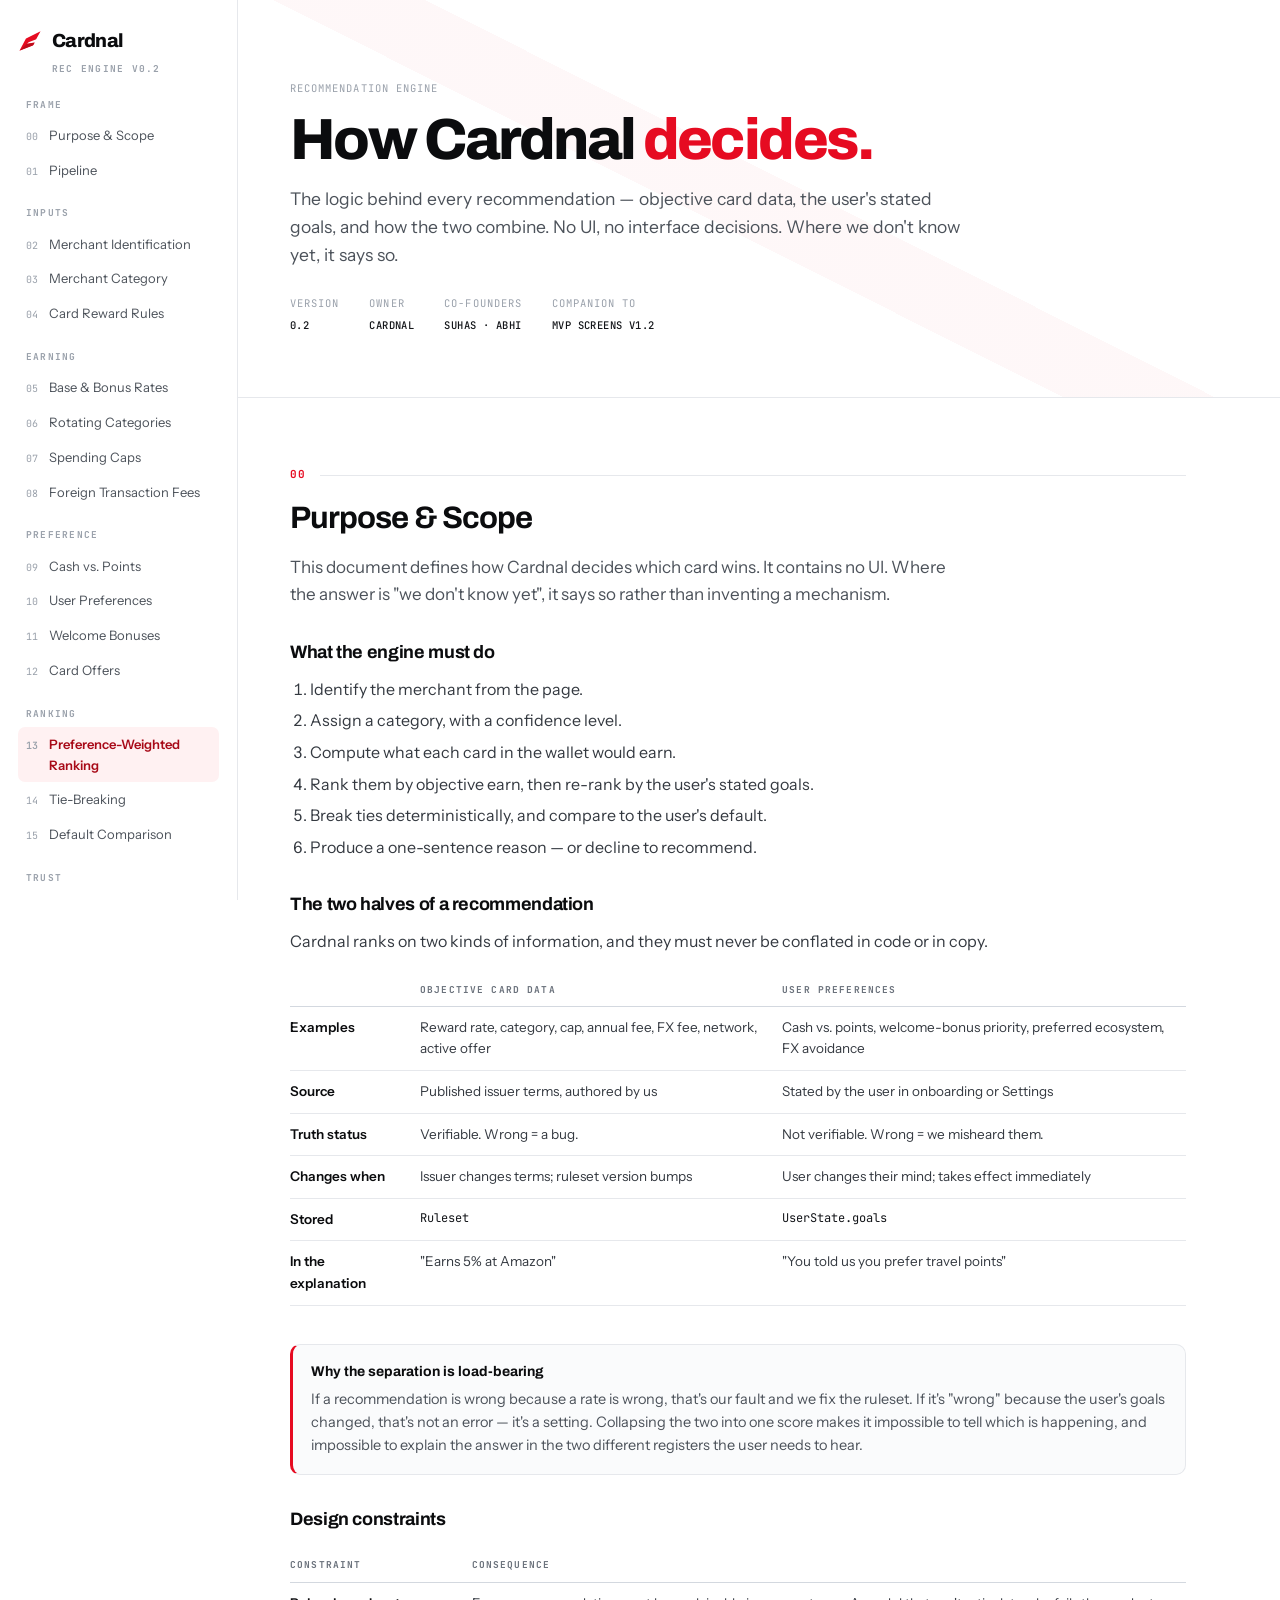
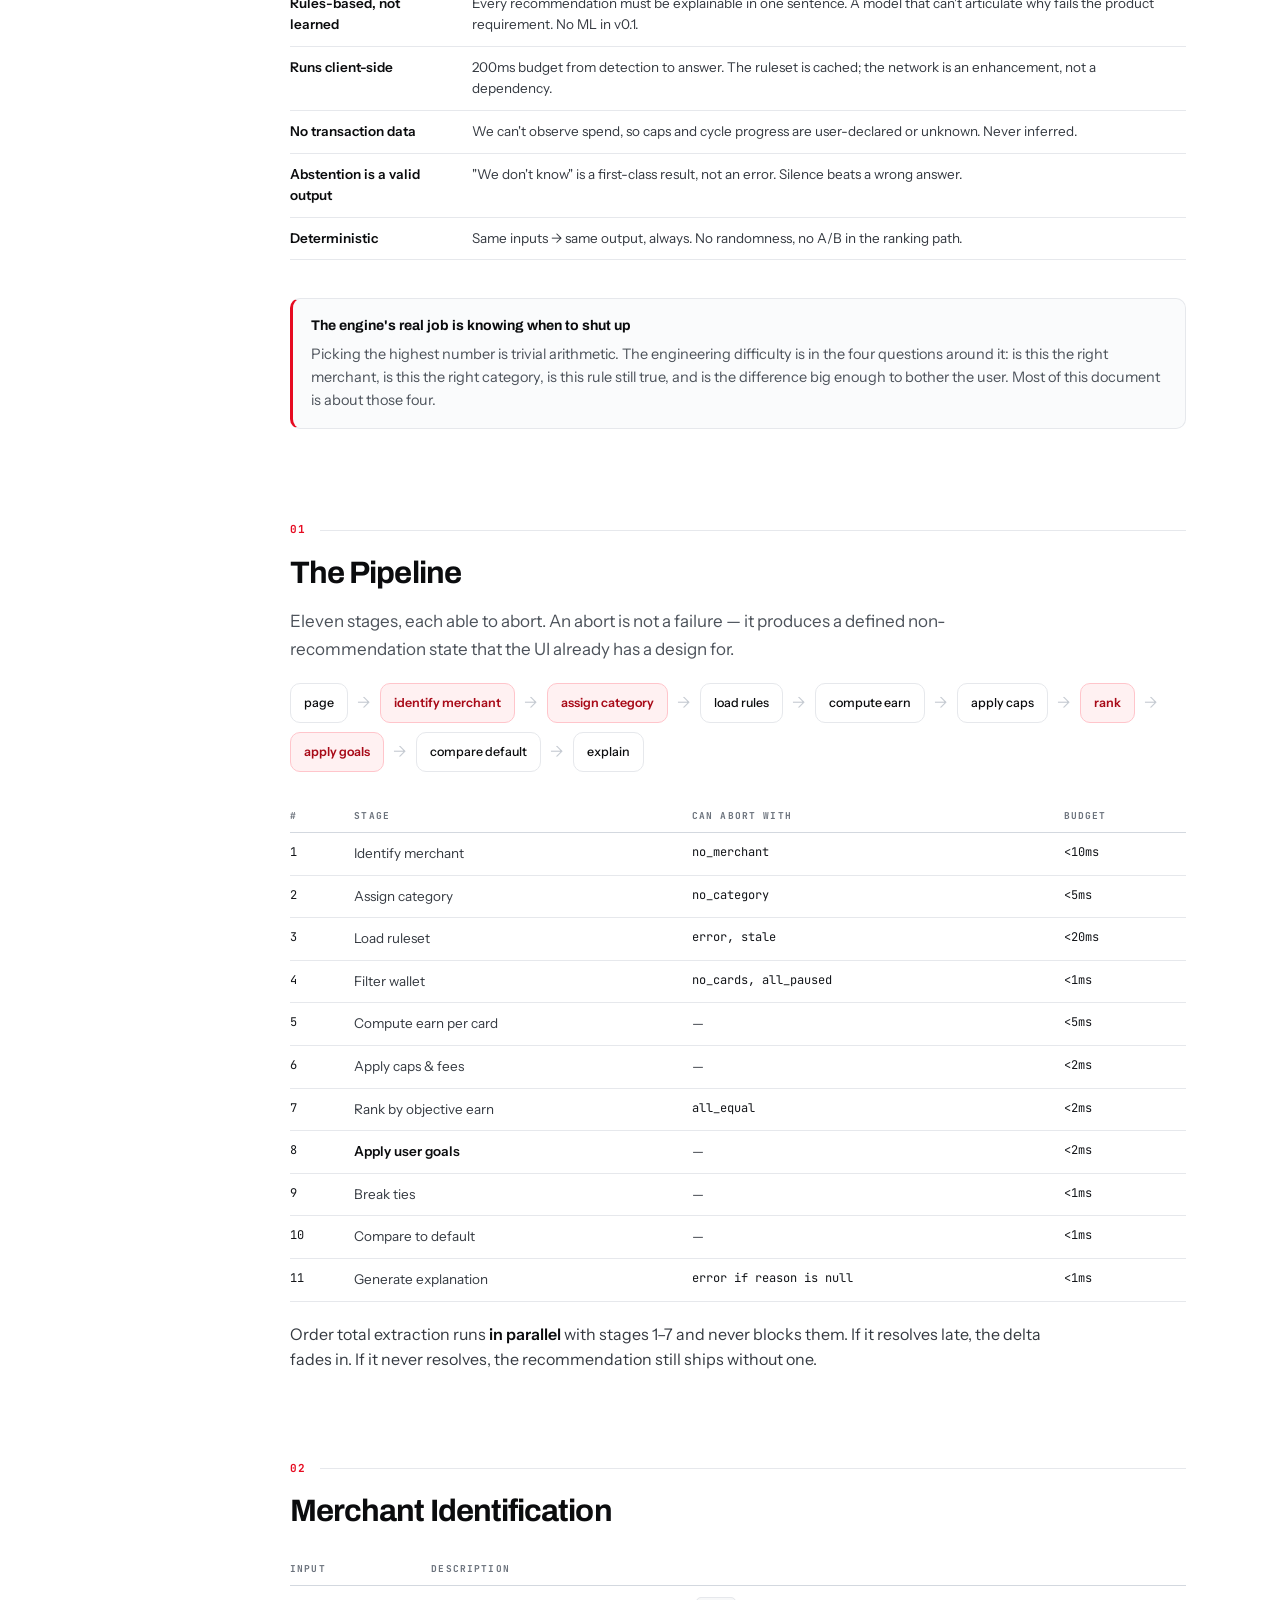
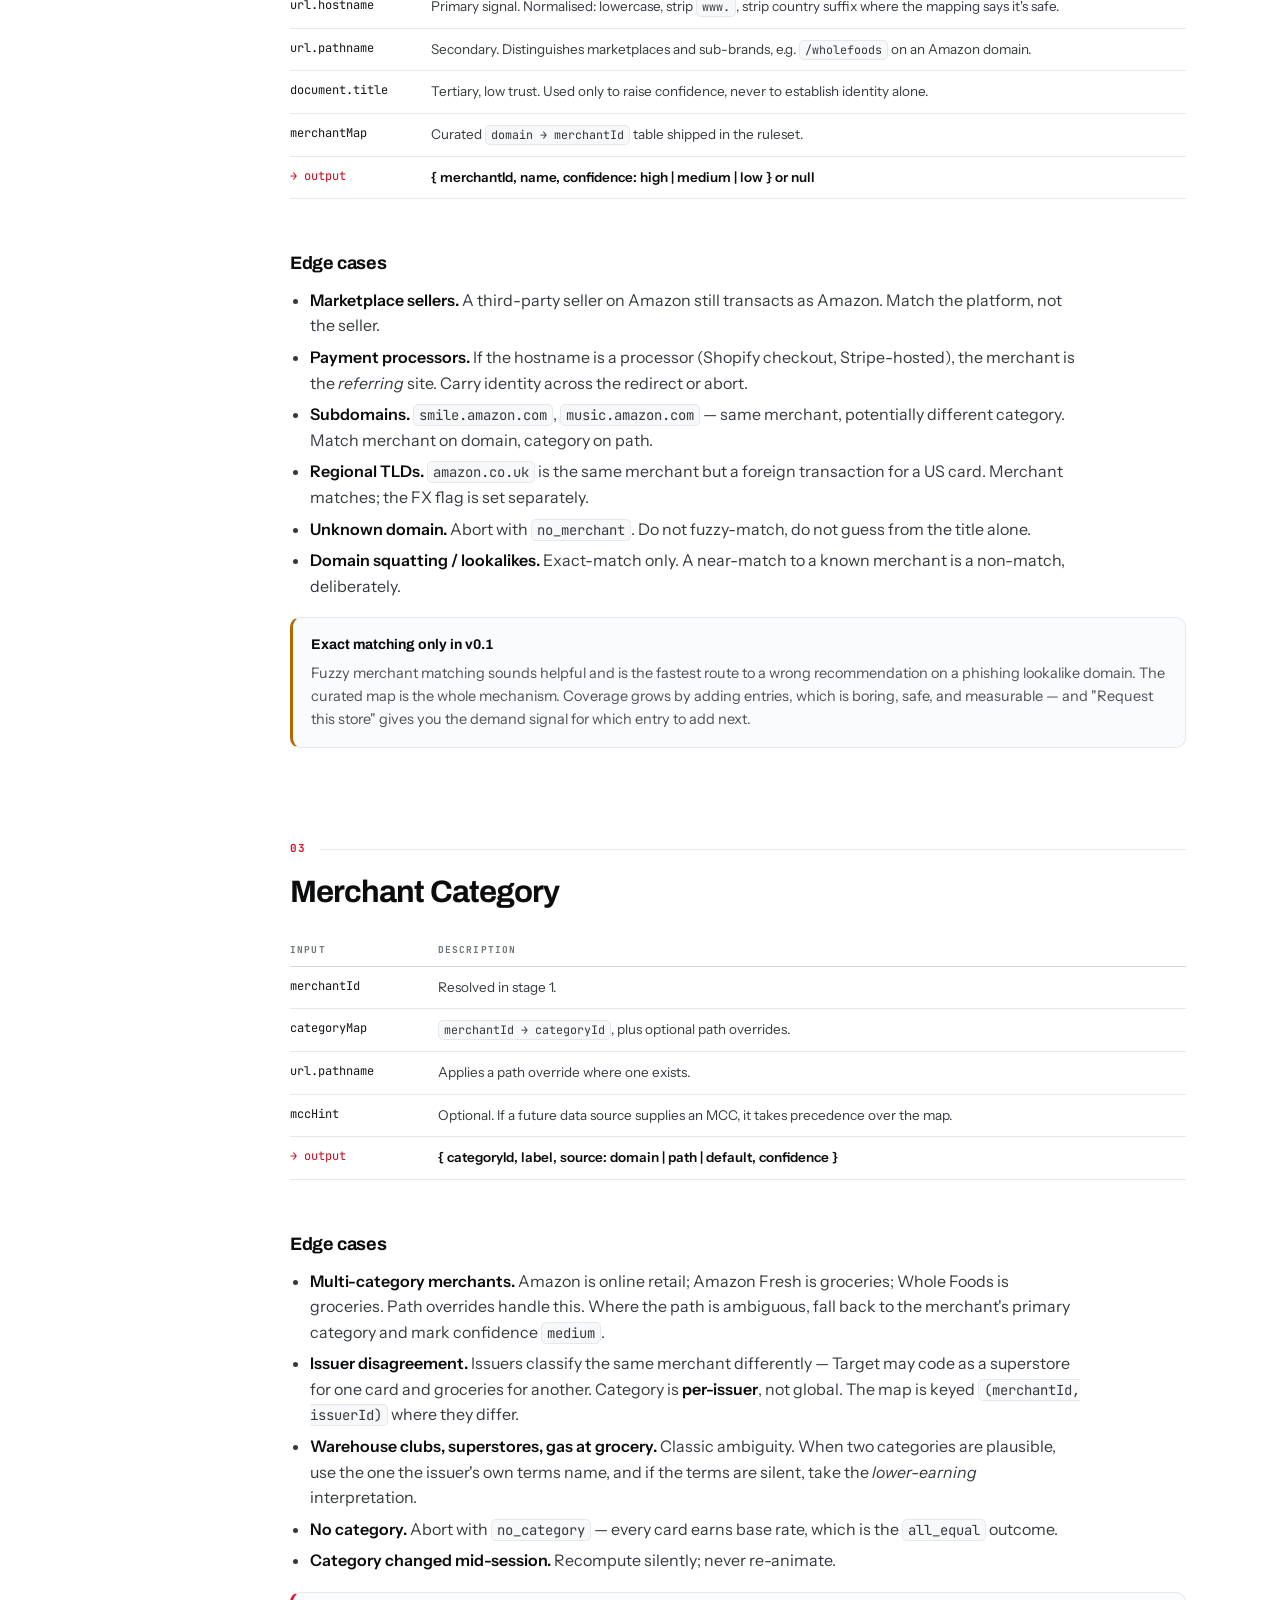
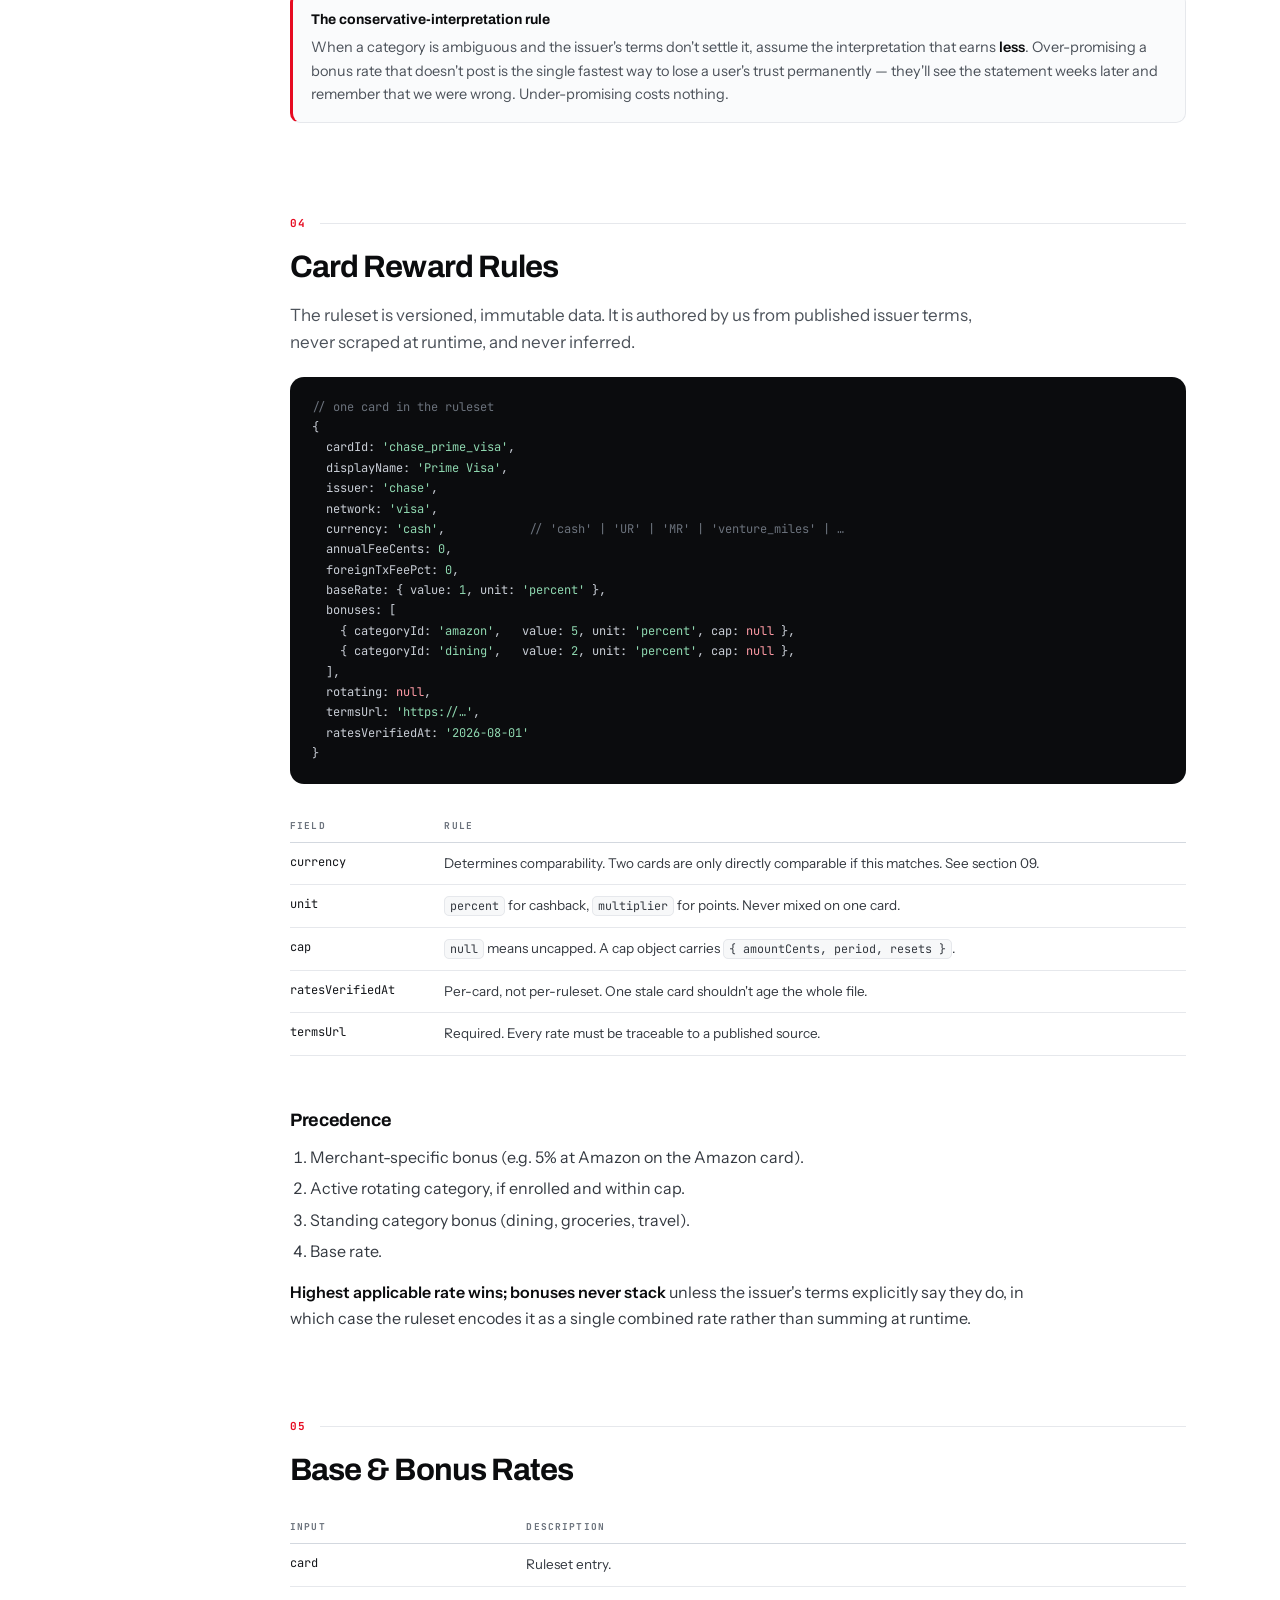
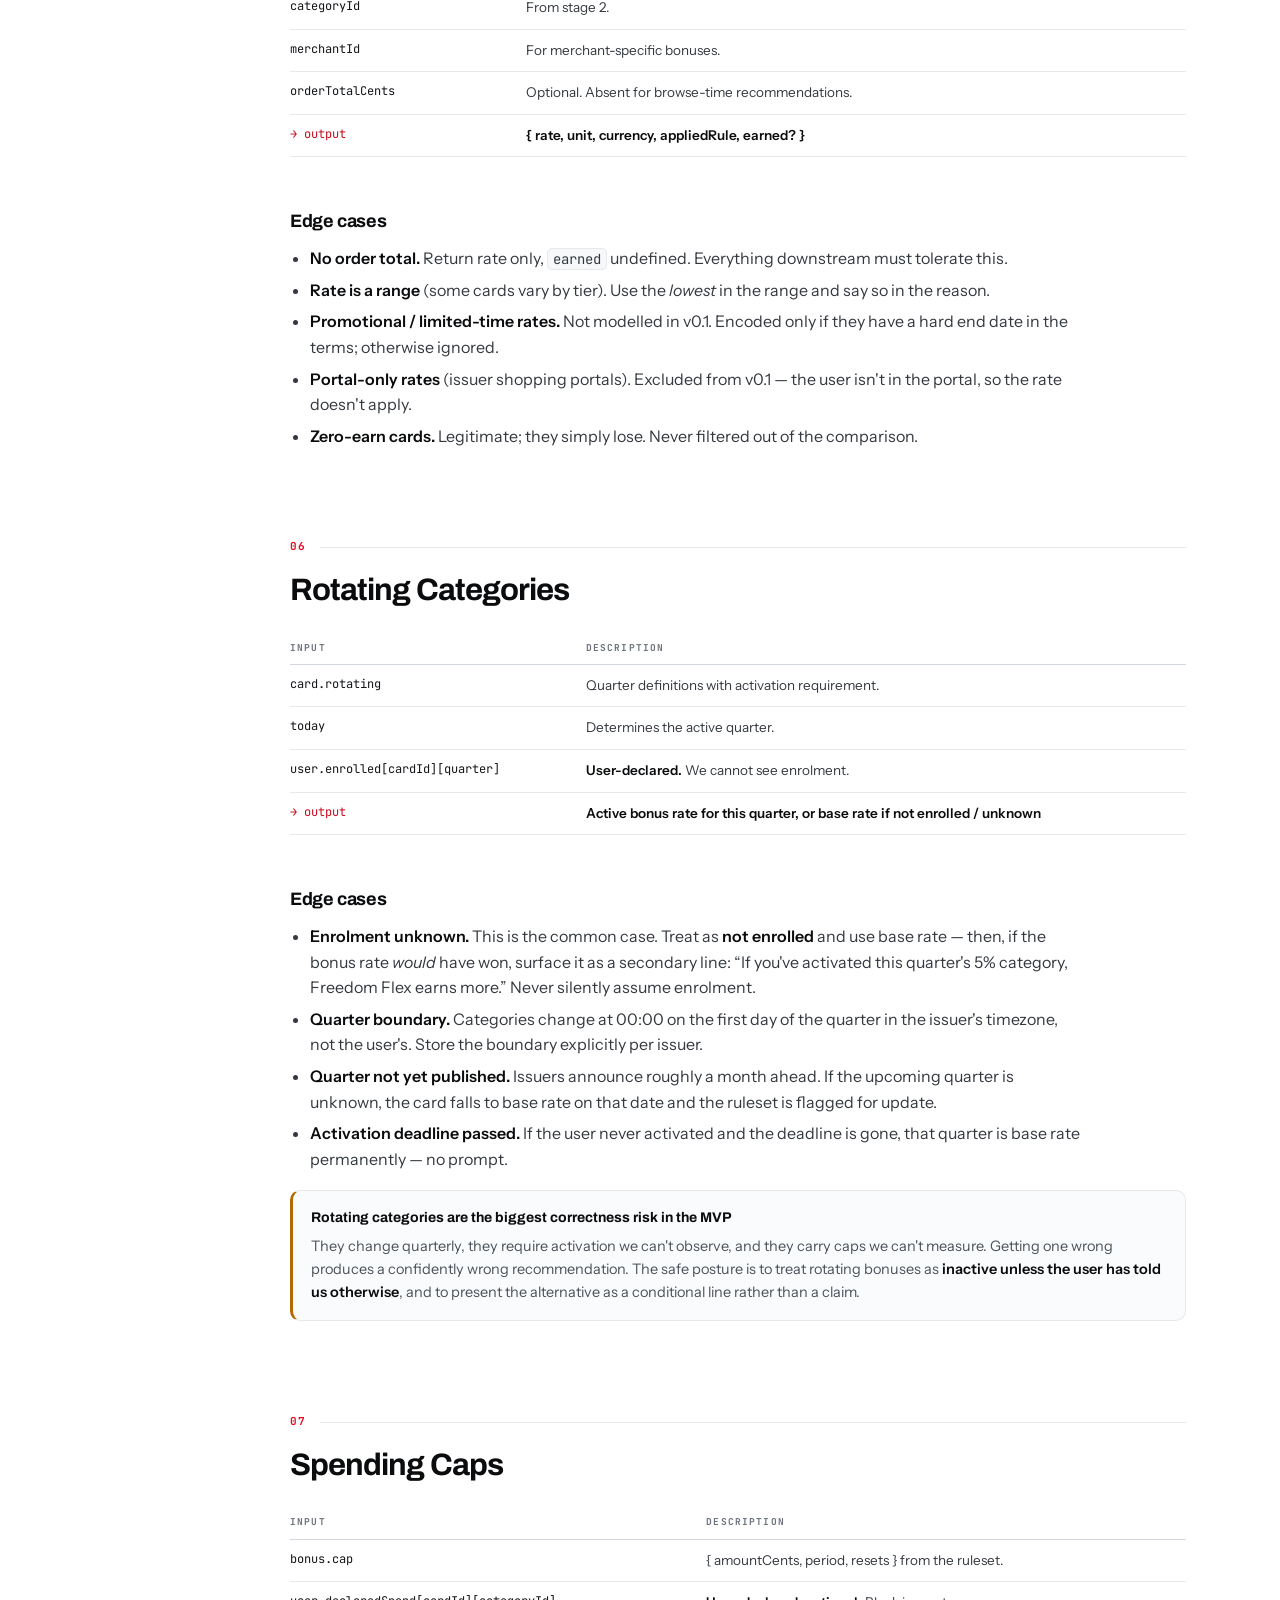
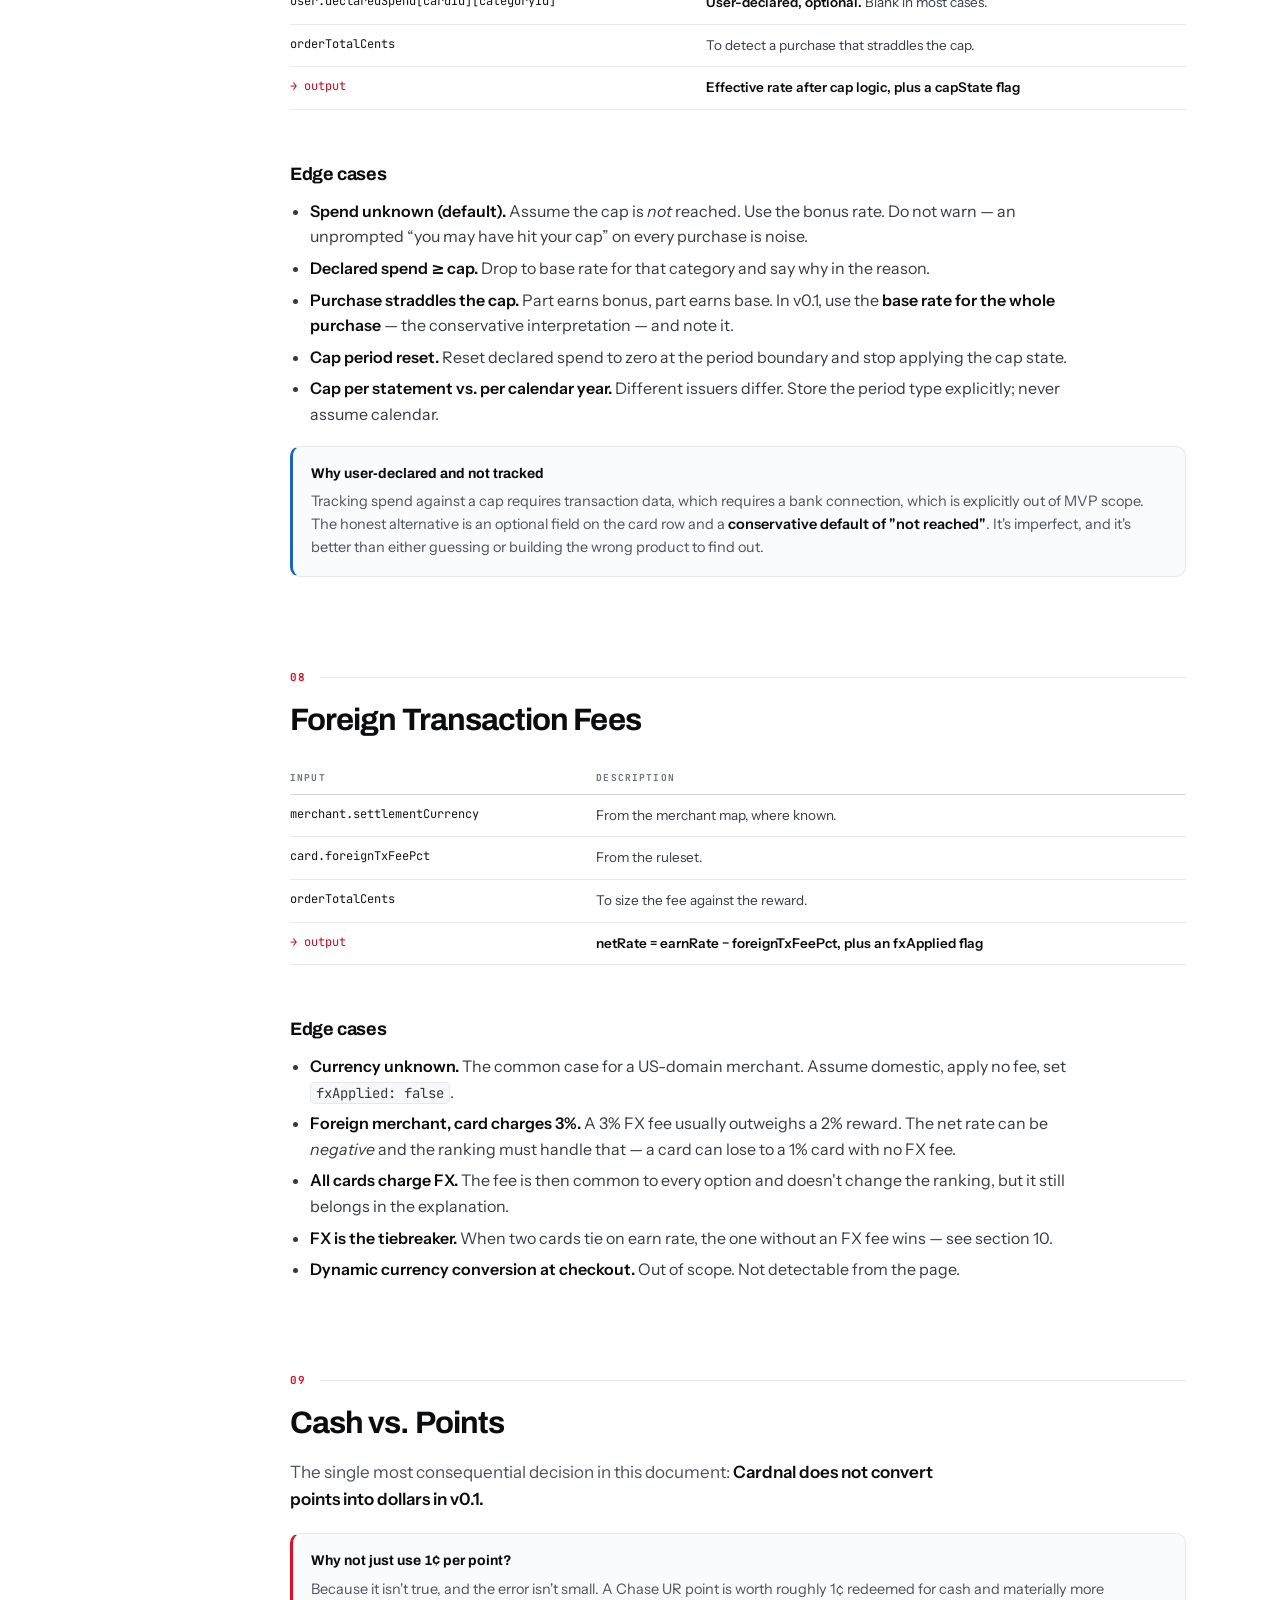
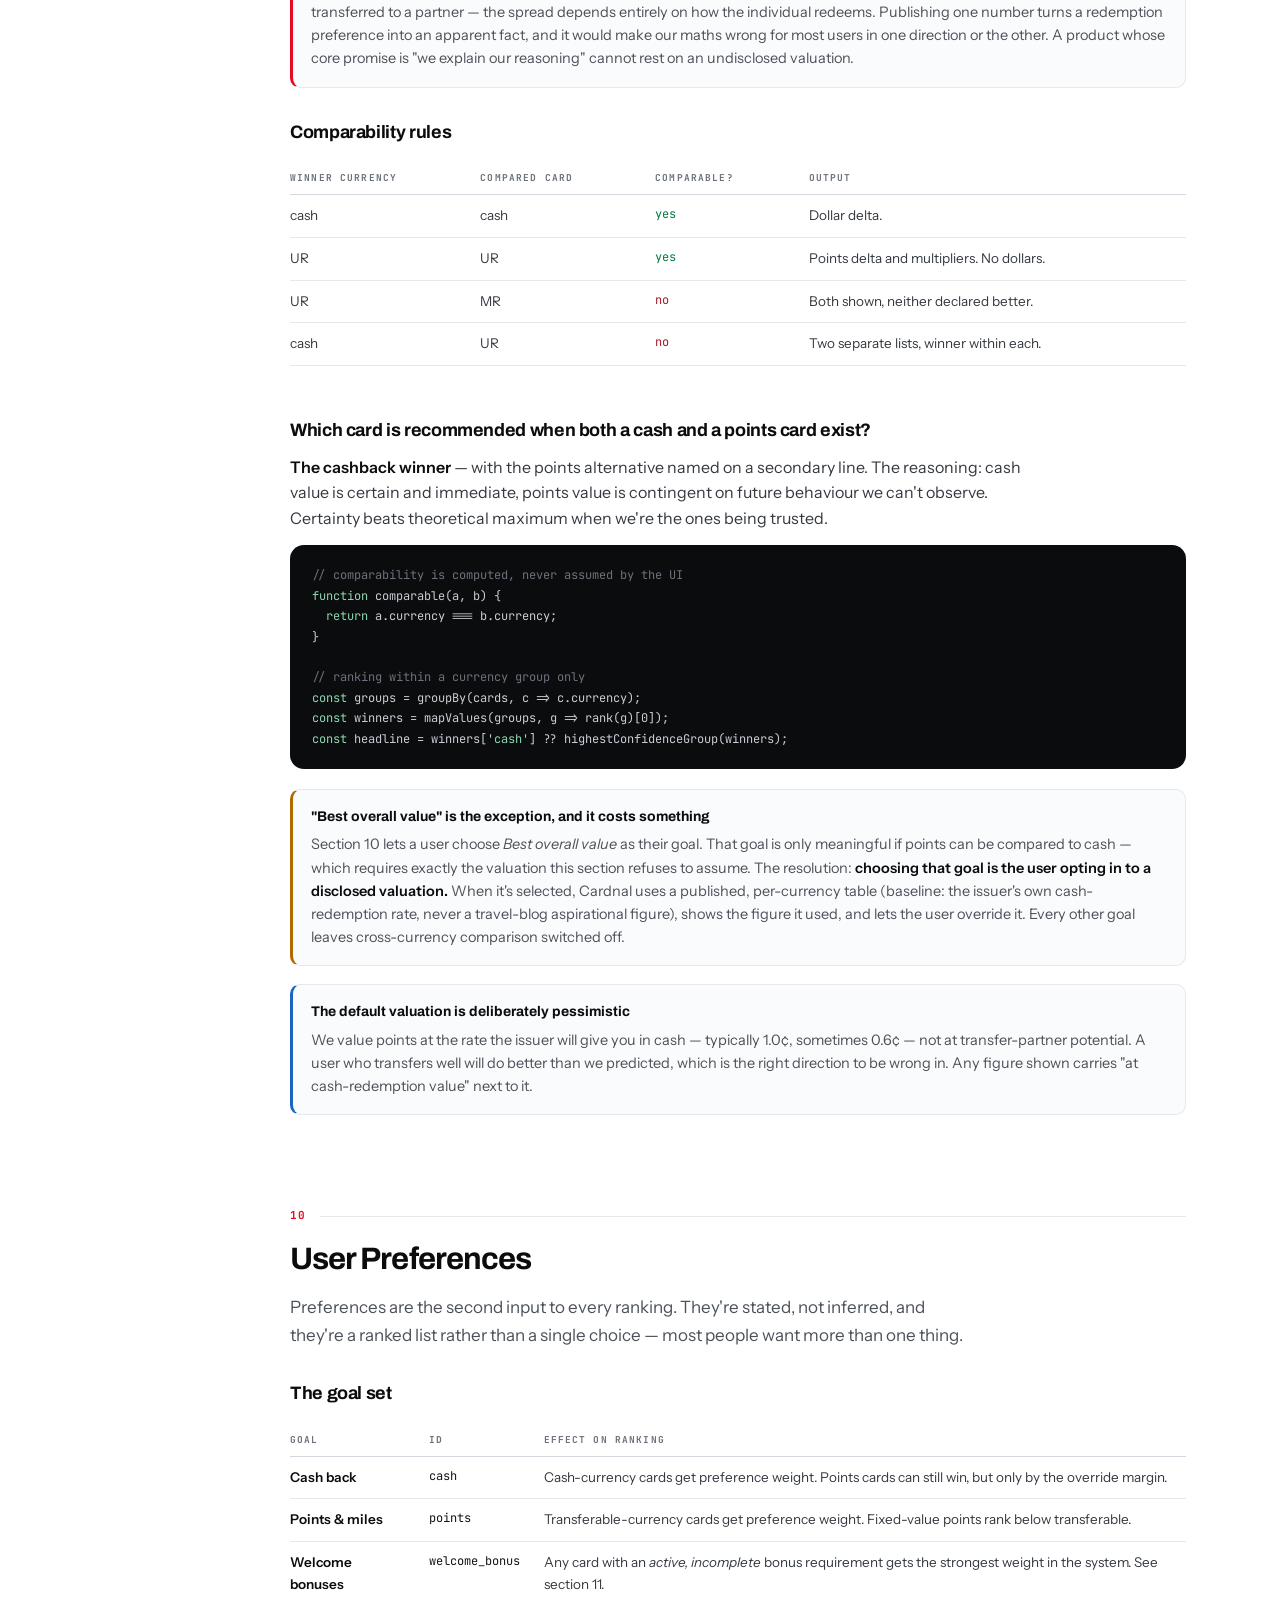
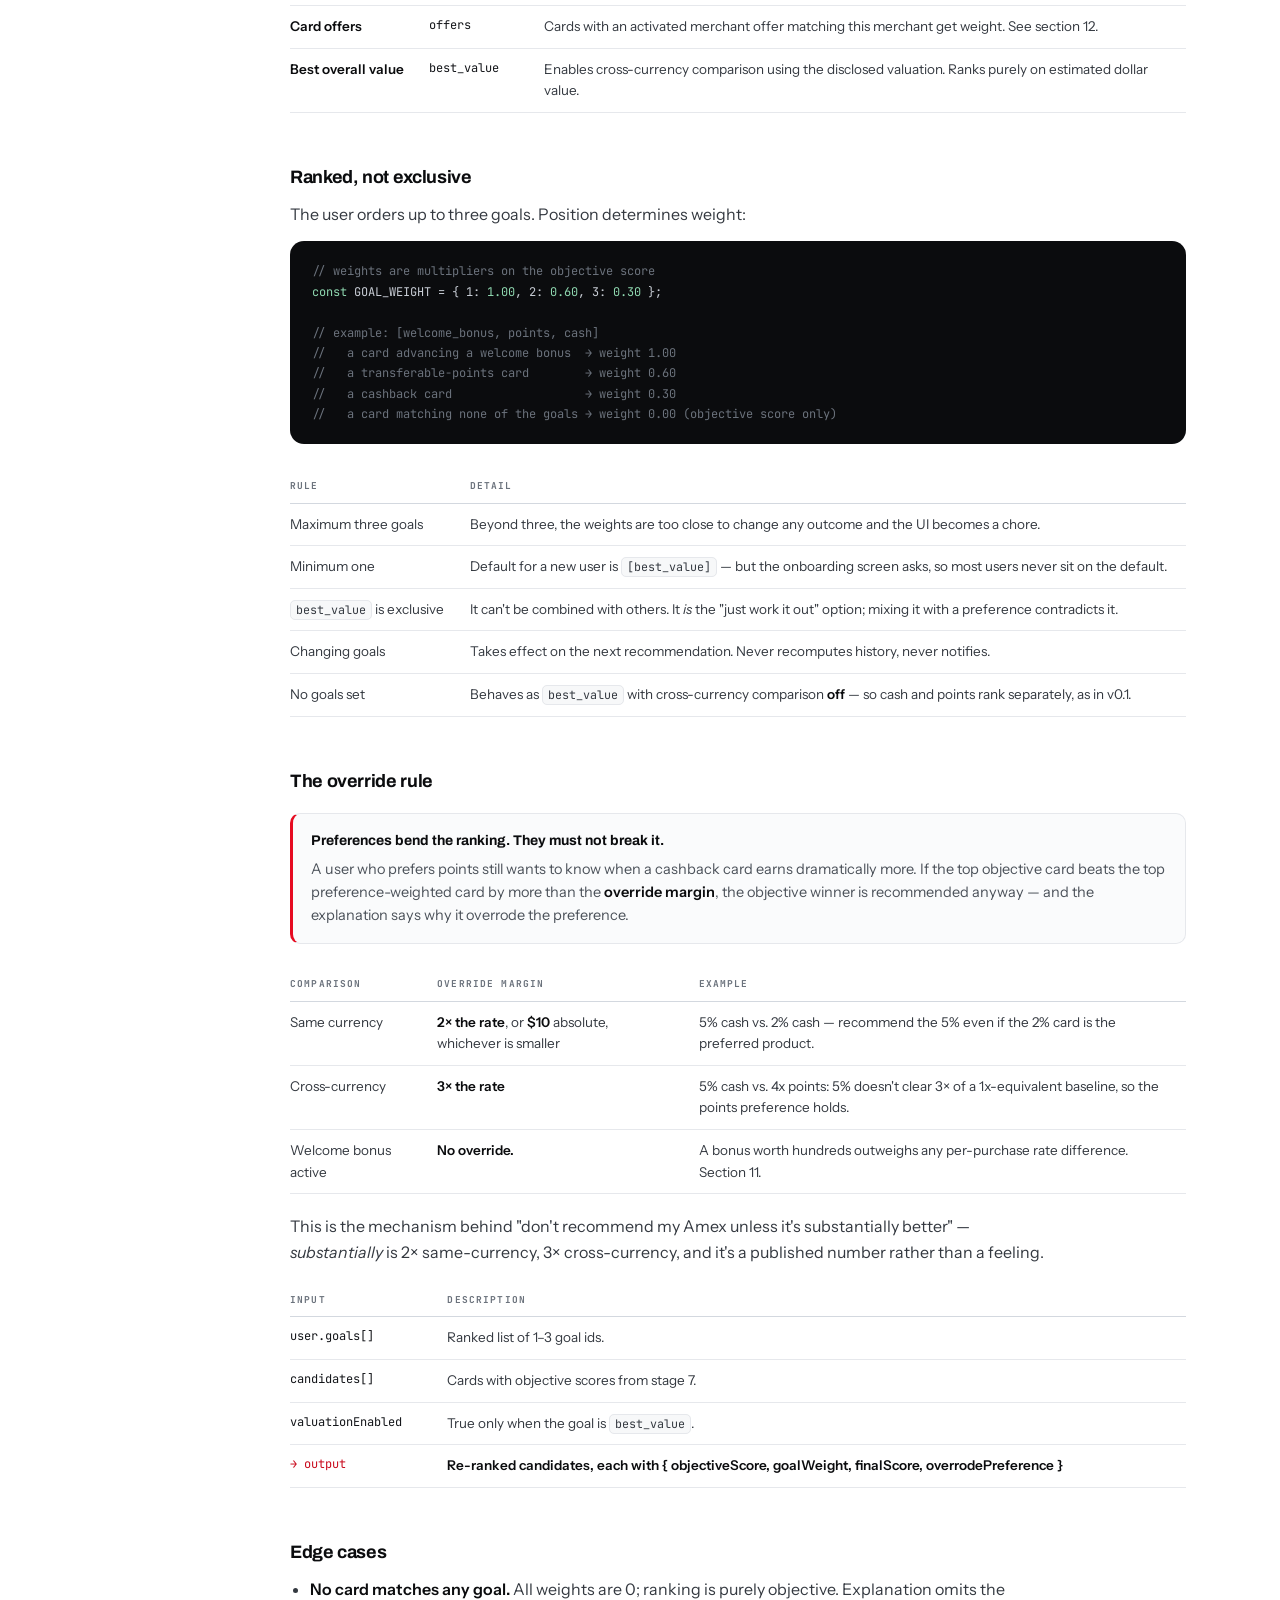
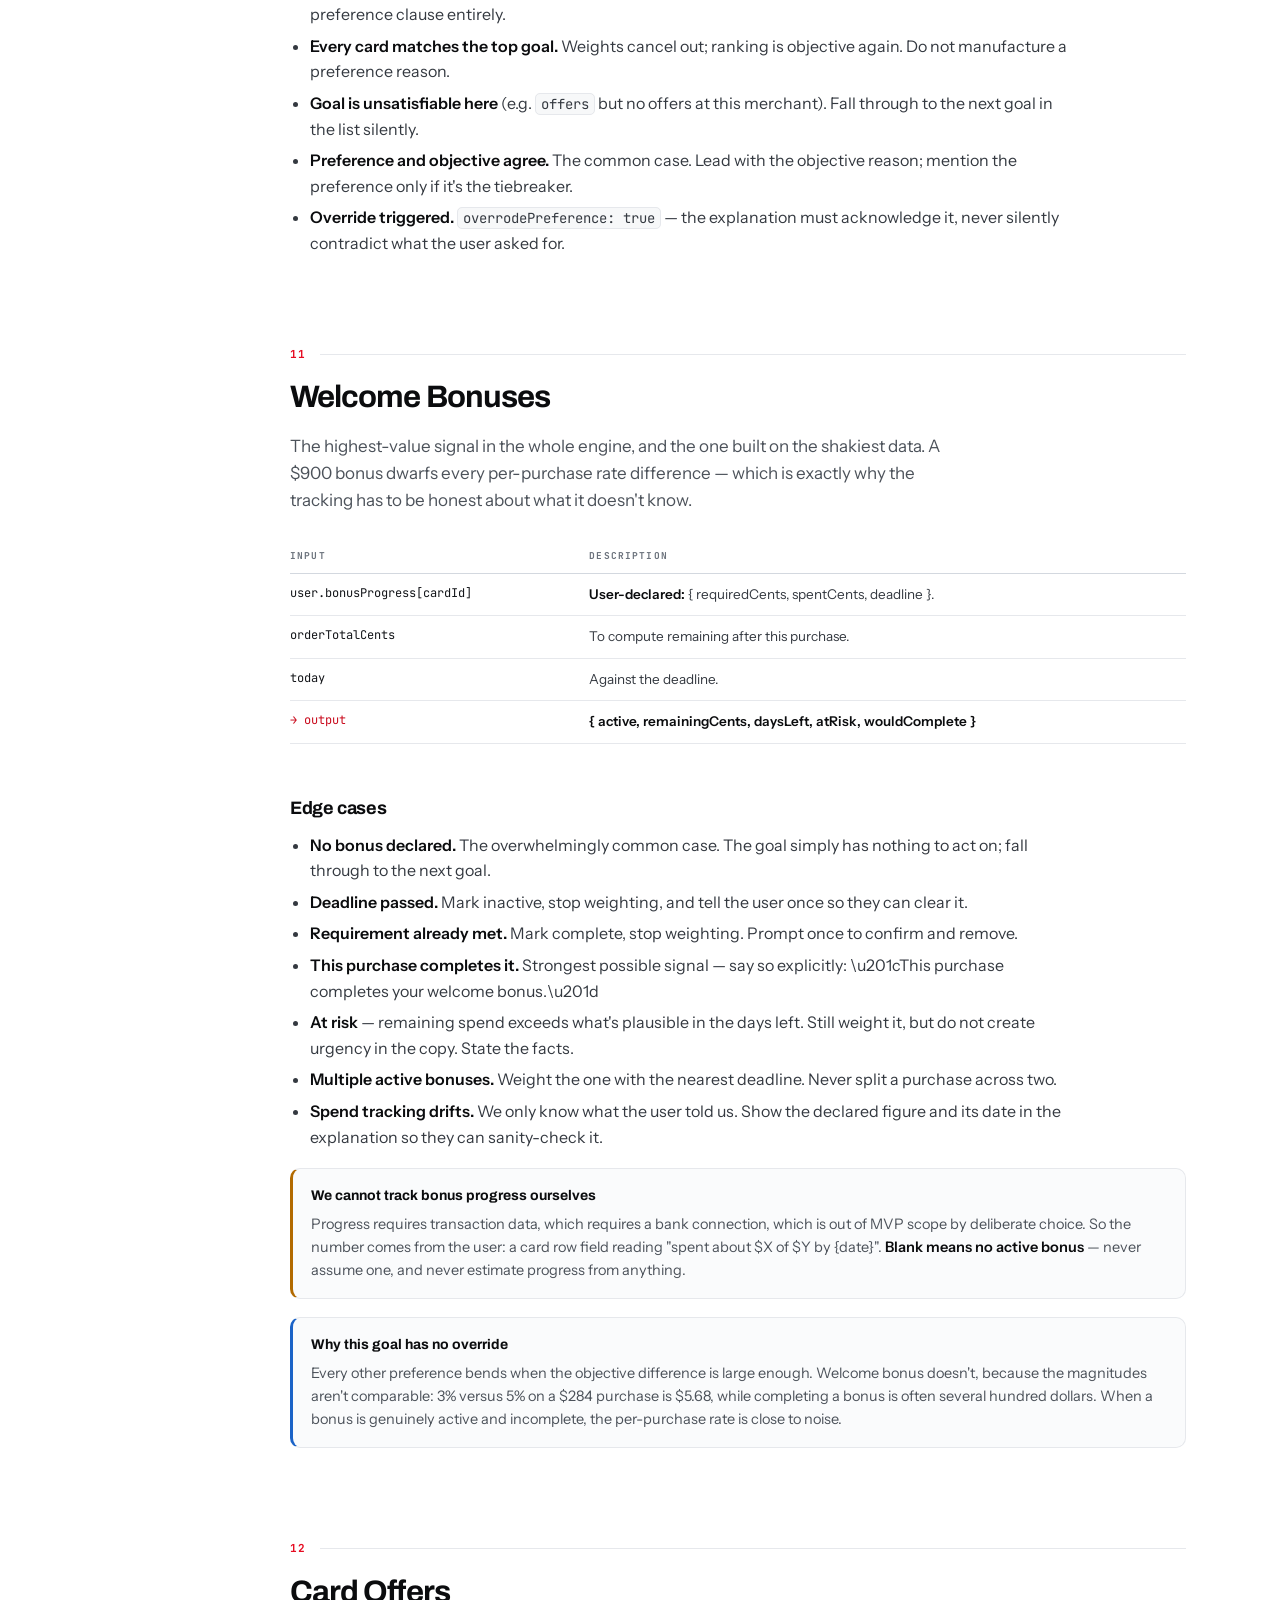
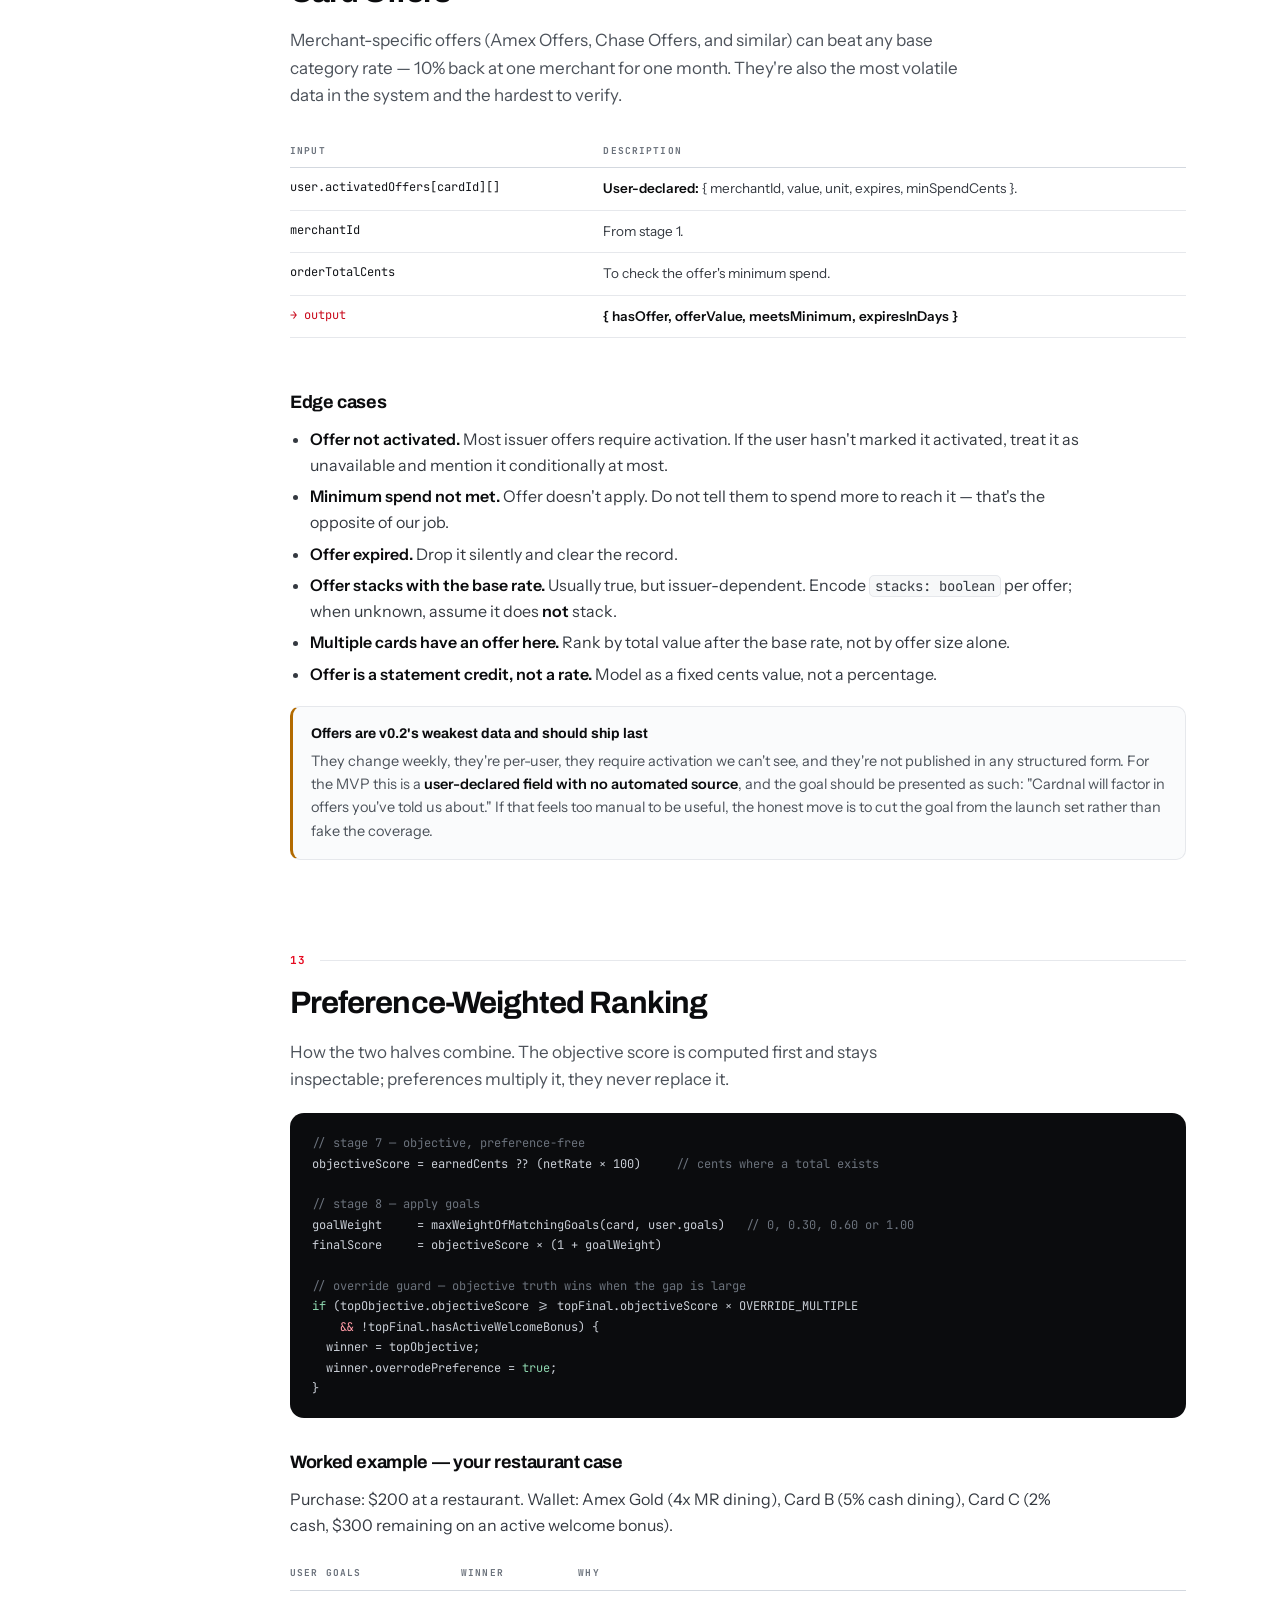
<file: Cardnal/Website/cardnal-site/cardnal-recommendation-engine.html>
<!DOCTYPE html><html lang="en"><head><meta charset="UTF-8"><meta name="viewport" content="width=device-width, initial-scale=1"><title>Cardnal — Recommendation Engine v0.1</title><link rel="preconnect" href="https://fonts.googleapis.com"><link rel="preconnect" href="https://fonts.gstatic.com" crossorigin><link href="https://fonts.googleapis.com/css2?family=Archivo:wght@500;600;700;800&family=Instrument+Sans:wght@400;500;600&family=JetBrains+Mono:wght@400;500;700&display=swap" rel="stylesheet"><style>
:root{
  --red-50:#FFF1F2;--red-100:#FFE0E3;--red-200:#FFC5CB;--red-400:#F85567;
  --red-500:#E60B21;--red-600:#C90A1C;--red-700:#A80A18;
  --ink-50:#F7F8F9;--ink-100:#EEF0F2;--ink-200:#E1E4E8;--ink-300:#C7CCD3;
  --ink-400:#9AA1AB;--ink-500:#6B727C;--ink-600:#4C525A;--ink-700:#343940;
  --ink-800:#1E2126;--ink-900:#131519;--ink-950:#0B0C0E;
  --success:#0E9F5B;--success-text:#097A44;--success-bg:#E9F8F0;
  --warning-text:#9A5C00;--warning-bg:#FDF3E3;
  --alert:#A61B2B;--alert-bg:#FCEDEF;--info:#1B63C7;--info-bg:#EBF2FD;
  --paper:#fff;--canvas:#FAFBFC;--line:#E6E8EC;--line-strong:#D3D8DF;
  --display:'Archivo',system-ui,sans-serif;--body:'Instrument Sans',system-ui,sans-serif;
  --mono:'JetBrains Mono',ui-monospace,monospace;--wing:26.7deg;
  --r-sm:6px;--r-md:10px;--r-lg:14px;--r-xl:20px;--r-full:999px;
  --sh-sm:0 1px 2px rgba(11,12,14,.06),0 1px 1px rgba(11,12,14,.04);
  --sh-md:0 4px 12px -2px rgba(11,12,14,.08),0 2px 4px -2px rgba(11,12,14,.05);
  --sh-lg:0 12px 28px -8px rgba(11,12,14,.12),0 4px 8px -4px rgba(11,12,14,.06);
  --sh-float:0 24px 56px -16px rgba(11,12,14,.18),0 8px 16px -8px rgba(11,12,14,.08);
  --sh-brand:0 8px 22px -8px rgba(230,11,33,.5);
  --t-fast:140ms;--t-base:200ms;--ease-out:cubic-bezier(.2,.7,.3,1);
}
*{box-sizing:border-box;margin:0;padding:0}
html{scroll-behavior:smooth}
body{font-family:var(--body);color:var(--ink-950);background:#fff;-webkit-font-smoothing:antialiased;line-height:1.6}
svg{display:block} a{color:inherit}
:focus-visible{outline:2.5px solid var(--red-500);outline-offset:3px}

.shell{display:grid;grid-template-columns:238px minmax(0,1fr);max-width:1460px;margin:0 auto}
.side{position:sticky;top:0;height:100vh;overflow-y:auto;border-right:1px solid var(--line);padding:26px 18px 40px}
.side-brand{display:flex;align-items:center;gap:10px}
.side-brand svg{width:24px;height:24px}
.side-brand b{font-family:var(--display);font-weight:800;font-size:19px;letter-spacing:-.035em}
.side-sub{font-family:var(--mono);font-size:9.5px;font-weight:700;letter-spacing:.13em;text-transform:uppercase;color:var(--ink-400);margin:5px 0 20px 34px}
.side nav a{display:flex;gap:9px;align-items:baseline;padding:7px 8px;border-radius:7px;text-decoration:none;font-size:13px;color:var(--ink-600);transition:background var(--t-fast),color var(--t-fast)}
.side nav a:hover{background:var(--ink-50);color:var(--ink-950)}
.side nav a.on{background:var(--red-50);color:var(--red-700);font-weight:600}
.side nav a i{font-family:var(--mono);font-size:10px;font-style:normal;color:var(--ink-400);min-width:14px}
.side-group{font-family:var(--mono);font-size:9.5px;font-weight:700;letter-spacing:.13em;text-transform:uppercase;color:var(--ink-400);margin:18px 0 6px 8px}
.main{min-width:0;padding-bottom:120px}
.wrap{max-width:1000px;padding:0 52px}

.cover{position:relative;overflow:hidden;padding:80px 52px 64px;border-bottom:1px solid var(--line)}
.cover::before{content:'';position:absolute;inset:-50% -20%;background:linear-gradient(var(--wing),transparent 0 47%,rgba(230,11,33,.03) 47% 52%,transparent 52%)}
.cover-in{position:relative}
.cover h1{font-family:var(--display);font-weight:800;font-size:clamp(36px,4.6vw,58px);letter-spacing:-.045em;line-height:1;margin:14px 0 16px}
.cover h1 em{font-style:normal;color:var(--red-500)}
.cover p{font-size:17.5px;color:var(--ink-600);max-width:56ch;margin-bottom:26px}
.cover-meta{display:flex;gap:30px;flex-wrap:wrap;font-family:var(--mono);font-size:10.5px;letter-spacing:.1em;text-transform:uppercase;color:var(--ink-400)}
.cover-meta b{display:block;font-weight:500;color:var(--ink-900);margin-top:5px;letter-spacing:.04em}

.sec{padding:68px 0 6px;scroll-margin-top:20px}
.sec-head{display:flex;align-items:center;gap:14px;margin-bottom:10px}
.sec-num{font-family:var(--mono);font-size:11px;font-weight:700;color:var(--red-500);letter-spacing:.1em}
.sec-rule{flex:1;height:1px;background:var(--line)}
.sec h2{font-family:var(--display);font-weight:700;font-size:31px;letter-spacing:-.03em;margin-bottom:10px}
.sec h3{font-family:var(--display);font-weight:700;font-size:18px;letter-spacing:-.02em;margin:30px 0 10px}
.sec p{color:var(--ink-700);margin-bottom:13px;max-width:70ch}
.sec p.lead{font-size:17px;color:var(--ink-600);max-width:62ch;margin-bottom:20px}
.sec ul,.sec ol{margin:0 0 15px 20px;color:var(--ink-700);max-width:70ch}
.sec li{margin-bottom:6px}
.sec strong{font-weight:600;color:var(--ink-950)}
code{font-family:var(--mono);font-size:.87em;background:var(--ink-50);border:1px solid var(--line);border-radius:5px;padding:1px 5px}

.callout{border:1px solid var(--line);border-left:3px solid var(--red-500);border-radius:var(--r-md);padding:16px 18px;margin:18px 0;background:var(--canvas)}
.callout b{display:block;font-family:var(--display);font-size:14px;margin-bottom:5px}
.callout p{margin:0;font-size:14.5px;color:var(--ink-600);max-width:none}
.callout.info{border-left-color:var(--info)}
.callout.warn{border-left-color:#B26A00}
.callout.ok{border-left-color:var(--success)}

.tblwrap{max-width:100%;overflow-x:auto}
.tbl{width:100%;border-collapse:collapse;margin:14px 0 20px;font-size:13.5px;min-width:520px}
.tbl th{text-align:left;font-family:var(--mono);font-size:9.5px;font-weight:700;letter-spacing:.12em;text-transform:uppercase;color:var(--ink-500);padding:0 12px 9px;border-bottom:1px solid var(--line-strong)}
.tbl td{padding:10px 12px;border-bottom:1px solid var(--line);color:var(--ink-700);vertical-align:top}
.tbl td:first-child,.tbl th:first-child{padding-left:0}
.tbl td.m{font-family:var(--mono);font-size:12px;color:var(--ink-900);white-space:nowrap}

.stage{background:var(--canvas);border:1px solid var(--line);border-radius:var(--r-lg);padding:34px;margin:18px 0 22px;
  background-image:radial-gradient(var(--ink-200) 1px,transparent 1px);background-size:16px 16px}
.stage-row{display:flex;gap:26px;flex-wrap:wrap;align-items:flex-start;justify-content:center}
.cap{font-family:var(--mono);font-size:9.5px;font-weight:700;letter-spacing:.12em;text-transform:uppercase;color:var(--ink-500);text-align:center;margin-top:11px}
.cap span{display:block;color:var(--ink-400);font-weight:400;letter-spacing:.03em;text-transform:none;margin-top:3px;font-size:10.5px}

/* ---------- app surface (web app screens) ---------- */
.app{width:420px;background:var(--paper);border-radius:16px;border:1px solid var(--ink-200);box-shadow:var(--sh-float);overflow:hidden;display:flex;flex-direction:column}
.app-h{display:flex;align-items:center;gap:9px;padding:15px 20px;border-bottom:1px solid var(--line)}
.app-h svg{width:19px;height:19px}
.app-h b{font-family:var(--display);font-weight:800;font-size:16px;letter-spacing:-.03em}
.app-b{padding:22px 20px;flex:1}
.app-f{padding:14px 20px;border-top:1px solid var(--line);background:var(--canvas)}

/* ---------- extension popup ---------- */
.pop{width:360px;background:var(--paper);border-radius:12px;border:1px solid var(--ink-200);box-shadow:var(--sh-float);overflow:hidden}
.pop-h{display:flex;align-items:center;gap:8px;padding:13px 15px;border-bottom:1px solid var(--line)}
.pop-h svg{width:17px;height:17px}
.pop-h b{font-family:var(--display);font-weight:800;font-size:15px;letter-spacing:-.03em}
.pop-h .ib{margin-left:auto;background:none;border:0;color:var(--ink-400);cursor:pointer;padding:5px;border-radius:6px}
.pop-b{padding:15px}
.pop-f{border-top:1px solid var(--line);padding:10px 15px;display:flex;gap:7px;align-items:center;font-size:11.5px;color:var(--ink-500)}

.btn{font-family:var(--body);font-size:14.5px;font-weight:600;line-height:1;display:inline-flex;align-items:center;justify-content:center;gap:9px;padding:13px 18px;border-radius:var(--r-md);border:1.5px solid transparent;cursor:pointer;transition:all var(--t-base) var(--ease-out)}
.btn-primary{background:var(--red-500);color:#fff;box-shadow:var(--sh-brand)}
.btn-primary:hover{background:var(--red-600);transform:translateY(-1px)}
.btn-secondary{background:var(--paper);color:var(--ink-900);border-color:var(--line-strong)}
.btn-secondary:hover{border-color:var(--ink-400);background:var(--ink-50)}
.btn-ghost{background:none;color:var(--ink-600)}
.btn-ghost:hover{background:var(--ink-100);color:var(--ink-950)}
.btn-block{width:100%}
.btn-sm{font-size:13px;padding:9px 13px}
.btn[disabled]{background:var(--ink-100);color:var(--ink-400);box-shadow:none;cursor:not-allowed}

.inp{width:100%;font-family:var(--body);font-size:14.5px;color:var(--ink-950);background:var(--paper);border:1.5px solid var(--line);border-radius:var(--r-md);padding:12px 14px;transition:border-color var(--t-fast),box-shadow var(--t-fast)}
.inp::placeholder{color:var(--ink-400)}
.inp:focus{outline:none;border-color:var(--red-500);box-shadow:0 0 0 4px rgba(230,11,33,.11)}
.searchrow{position:relative;margin-bottom:14px}
.searchrow svg{position:absolute;left:12px;top:50%;transform:translateY(-50%);color:var(--ink-400)}
.searchrow .inp{padding-left:36px}

/* card chips + rows */
.cchip{width:42px;height:28px;border-radius:5px;flex-shrink:0;box-shadow:0 1px 4px rgba(0,0,0,.18);position:relative;overflow:hidden}
.cchip::after{content:'';position:absolute;inset:0;background:linear-gradient(var(--wing),transparent 45%,rgba(255,255,255,.16) 50%,transparent 55%)}
.pickrow{display:flex;align-items:center;gap:13px;padding:12px;border:1.5px solid var(--line);border-radius:var(--r-md);margin-bottom:9px;cursor:pointer;transition:border-color var(--t-fast),background var(--t-fast)}
.pickrow:hover{border-color:var(--ink-300)}
.pickrow.on{border-color:var(--red-500);background:var(--red-50)}
.pickrow .t b{display:block;font-size:13.5px;font-weight:600}
.pickrow .t span{font-size:11.5px;color:var(--ink-500)}
.box{width:20px;height:20px;border:1.5px solid var(--line-strong);border-radius:var(--r-sm);display:grid;place-items:center;margin-left:auto;flex-shrink:0;background:#fff;transition:all var(--t-fast)}
.pickrow.on .box{background:var(--red-500);border-color:var(--red-500);color:#fff}
.pickrow .box svg{opacity:0}
.pickrow.on .box svg{opacity:1}

/* wallet card visual */
.wcard{position:relative;height:132px;border-radius:var(--r-lg);padding:15px;color:#fff;overflow:hidden;box-shadow:var(--sh-md);margin-bottom:11px}
.wcard::after{content:'';position:absolute;inset:0;background:linear-gradient(var(--wing),transparent 44%,rgba(255,255,255,.10) 50%,transparent 56%)}
.wcard .nm{font-size:14.5px;font-weight:600}
.wcard .is{font-size:11.5px;opacity:.62;margin-top:1px}
.wcard .rate{position:absolute;left:15px;bottom:14px;font-family:var(--mono);font-size:12.5px;font-weight:700;letter-spacing:.06em;opacity:.85}
.wcard .df{position:absolute;right:15px;top:15px;font-size:10.5px;font-weight:600;background:rgba(255,255,255,.18);border:1px solid rgba(255,255,255,.3);padding:4px 9px;border-radius:var(--r-full)}
.wcard .mk{position:absolute;right:-18px;bottom:-30px;width:120px;height:120px;opacity:.16}

/* recommendation */
.rec{position:relative;overflow:hidden;background:linear-gradient(150deg,#1B1D22,#0A0B0D);border-radius:var(--r-xl);padding:18px;color:#fff;box-shadow:var(--sh-lg)}
.rec::after{content:'';position:absolute;inset:0;background:linear-gradient(var(--wing),transparent 46%,rgba(255,255,255,.07) 50%,transparent 54%);pointer-events:none}
.rec .top{display:flex;justify-content:space-between;align-items:flex-start;margin-bottom:12px}
.rec .nm{font-size:15px;font-weight:600}
.rec .net{font-family:var(--mono);font-size:9px;font-weight:700;letter-spacing:.16em;color:rgba(255,255,255,.5);border:1px solid rgba(255,255,255,.2);padding:3px 6px;border-radius:5px}
.rec .rate{display:flex;align-items:flex-end;gap:8px}
.rec .rate b{font-family:var(--display);font-weight:800;font-size:38px;line-height:1;letter-spacing:-.045em;color:#2BD97C}
.rec .rate i{font-style:normal;font-size:12px;color:rgba(255,255,255,.6);padding-bottom:5px}
.rec .why{font-size:12px;line-height:1.5;color:rgba(255,255,255,.55);border-top:1px solid rgba(255,255,255,.09);padding-top:11px;margin-top:12px}
.rec .chip{position:absolute;right:18px;top:50px;font-size:10.5px;font-weight:600;color:#FF8A96;background:rgba(230,11,33,.17);border:1px solid rgba(230,11,33,.34);padding:4px 9px;border-radius:var(--r-full)}

.gain{display:inline-flex;align-items:center;gap:6px;font-family:var(--mono);font-size:12.5px;font-weight:700;color:var(--success-text);background:var(--success-bg);border:1px solid #B9E7D0;padding:6px 11px;border-radius:var(--r-sm)}
.gain.big{font-size:15px;padding:8px 14px}

.alt{display:flex;align-items:center;gap:10px;padding:8px 0;border-bottom:1px solid var(--line)}
.alt:last-child{border-bottom:0}
.alt .t{font-size:12.5px;font-weight:500}
.alt .v{margin-left:auto;font-family:var(--mono);font-size:11.5px;color:var(--ink-500)}

/* page sim */
.psim{width:520px;background:#fff;border:1px solid var(--ink-200);border-radius:10px;overflow:hidden;box-shadow:var(--sh-md)}
.psim-bar{background:var(--ink-100);padding:8px 12px;display:flex;align-items:center;gap:6px;border-bottom:1px solid var(--ink-200)}
.psim-bar .d{width:8px;height:8px;border-radius:50%;background:var(--ink-300)}
.psim-bar .u{margin-left:8px;background:#fff;border:1px solid var(--ink-200);border-radius:5px;font-family:var(--mono);font-size:10px;color:var(--ink-500);padding:3px 9px;flex:1}
.psim-b{padding:16px;position:relative;min-height:300px}
.fk{background:var(--ink-100);border-radius:5px;height:11px;margin-bottom:8px}
.fkbtn{background:var(--ink-800);color:#fff;border-radius:7px;padding:12px;text-align:center;font-size:12.5px;font-weight:600;margin-top:16px;width:180px}

.inject{position:absolute;right:16px;top:16px;width:286px;background:var(--ink-950);color:#fff;border-radius:var(--r-lg);padding:14px;box-shadow:var(--sh-float)}
.inject .hd{display:flex;align-items:center;gap:9px;margin-bottom:10px}
.inject .hd svg{width:16px;height:16px}
.inject .hd b{font-size:13.5px;font-weight:600}
.inject .hd .x{margin-left:auto;color:rgba(255,255,255,.45);cursor:pointer}
.inject .sub{font-size:12px;color:rgba(255,255,255,.6);line-height:1.45;margin-bottom:11px}
.inject .row{display:flex;align-items:center;gap:8px}

/* OS notification */
.notif{width:360px;background:rgba(250,250,252,.96);backdrop-filter:blur(20px);border:1px solid var(--ink-200);border-radius:16px;padding:14px;box-shadow:var(--sh-float);display:flex;gap:12px}
.notif .ic{width:38px;height:38px;border-radius:10px;background:var(--ink-950);display:grid;place-items:center;flex-shrink:0}
.notif .ic svg{width:20px;height:20px}
.notif .t b{display:block;font-size:13.5px;font-weight:600;margin-bottom:2px}
.notif .t p{margin:0;font-size:12.5px;color:var(--ink-600);line-height:1.4;max-width:none}
.notif .when{margin-left:auto;font-size:11px;color:var(--ink-400);flex-shrink:0}

/* settings list */
.srow{display:flex;align-items:center;gap:12px;padding:14px 0;border-bottom:1px solid var(--line);cursor:pointer}
.srow:last-child{border-bottom:0}
.srow .ic{width:32px;height:32px;border-radius:8px;background:var(--ink-50);display:grid;place-items:center;color:var(--ink-600);flex-shrink:0}
.srow b{font-size:13.5px;font-weight:500}
.srow .ar{margin-left:auto;color:var(--ink-400)}

.flow{display:flex;align-items:center;gap:9px;flex-wrap:wrap;margin:16px 0 22px}
.flow .n{border:1px solid var(--line);border-radius:var(--r-md);padding:9px 13px;font-size:12.5px;background:#fff;font-weight:500}
.flow .n.hl{border-color:var(--red-200);background:var(--red-50);color:var(--red-700);font-weight:600}
.flow .a{color:var(--ink-300)}

.grid2{display:grid;grid-template-columns:1fr 1fr;gap:18px;margin:16px 0 22px}
.mini{border:1px solid var(--line);border-radius:var(--r-lg);padding:17px}
.mini b{font-family:var(--display);font-size:14.5px;display:block;margin-bottom:5px}
.mini p{font-size:13px;color:var(--ink-600);margin:0;max-width:none}
.mini .n{font-family:var(--mono);font-size:10px;color:var(--red-500);letter-spacing:.1em;display:block;margin-bottom:7px}

.footer{border-top:1px solid var(--line);margin-top:60px;padding:32px 0 0;font-size:13.5px;color:var(--ink-500)}
.navdd summary{display:none}
.navdd>summary{list-style:none}

@media (max-width:1080px){
  .shell{grid-template-columns:1fr}
  .side{position:static;height:auto;border-right:0;border-bottom:1px solid var(--line);padding:18px 22px 22px}
  .side nav{display:grid;grid-template-columns:repeat(auto-fill,minmax(170px,1fr));gap:2px}
  .side-group{grid-column:1/-1}
  .wrap{padding:0 22px}.cover{padding:52px 22px 44px}
  .navdd summary{display:flex;align-items:center;justify-content:space-between;cursor:pointer;font-family:var(--mono);font-size:10.5px;font-weight:700;letter-spacing:.13em;text-transform:uppercase;color:var(--ink-600);padding:10px 8px;border:1px solid var(--line);border-radius:var(--r-md)}
  .navdd summary::after{content:'+';font-size:15px;color:var(--ink-400)}
  .navdd[open] summary::after{content:'\2212'}
  .navdd[open] summary{margin-bottom:12px}
}
@media (max-width:720px){
  .grid2{grid-template-columns:1fr}
  .app,.pop,.psim,.notif{width:100%;max-width:340px}
  .stage{padding:18px 12px}
  .sec h2{font-size:25px}
}
@media (prefers-reduced-motion:reduce){*{animation:none!important;transition:none!important}}
</style></head><body><svg width="0" height="0" style="position:absolute"><defs>
<clipPath id="cSil" clipPathUnits="userSpaceOnUse"><path d="M962.00 95.91L341.94 408.23Q336.58 410.93 333.77 416.23L62.00 928.09L633.20 704.93Q648.10 699.11 656.03 685.21L709.87 590.84Q716.80 578.68 702.94 580.62L385.34 625.07Q446.56 567.69 479.35 555.44L755.59 452.20Q772.45 445.90 781.03 430.08Z"/></clipPath>
<path id="cPath" d="M962.00 95.91L341.94 408.23Q336.58 410.93 333.77 416.23L62.00 928.09L633.20 704.93Q648.10 699.11 656.03 685.21L709.87 590.84Q716.80 578.68 702.94 580.62L385.34 625.07Q446.56 567.69 479.35 555.44L755.59 452.20Q772.45 445.90 781.03 430.08Z"/>
<path id="cWing" d="M62.00 928.09L633.20 704.93Q648.10 699.11 656.03 685.21L709.87 590.84Q716.80 578.68 702.94 580.62L385.34 625.07Z"/>
<g id="cMark"><use href="#cPath" fill="#E60B21"/><g clip-path="url(#cSil)"><use href="#cWing" fill="#BD0C1B" stroke="#BD0C1B" stroke-width="2"/></g></g>
<g id="cMono"><use href="#cPath" fill="currentColor"/><g clip-path="url(#cSil)"><use href="#cWing" fill="currentColor" opacity=".7"/></g></g>
</defs></svg><div class="shell"><aside class="side">
<div class="side-brand"><svg viewBox="0 0 1024 1024"><use href="#cMark"/></svg><b>Cardnal</b></div>
<div class="side-sub">Rec Engine v0.2</div>
<details class="navdd" open><summary>Contents</summary><nav>
<div class="side-group">Frame</div>
<a href="#scope"><i>00</i>Purpose &amp; Scope</a>
<a href="#pipeline"><i>01</i>Pipeline</a>
<div class="side-group">Inputs</div>
<a href="#merchant"><i>02</i>Merchant Identification</a>
<a href="#category"><i>03</i>Merchant Category</a>
<a href="#rules"><i>04</i>Card Reward Rules</a>
<div class="side-group">Earning</div>
<a href="#rates"><i>05</i>Base &amp; Bonus Rates</a>
<a href="#rotating"><i>06</i>Rotating Categories</a>
<a href="#caps"><i>07</i>Spending Caps</a>
<a href="#fx"><i>08</i>Foreign Transaction Fees</a>
<div class="side-group">Preference</div>
<a href="#currency"><i>09</i>Cash vs. Points</a>
<a href="#prefs"><i>10</i>User Preferences</a>
<a href="#bonus"><i>11</i>Welcome Bonuses</a>
<a href="#offers"><i>12</i>Card Offers</a>
<div class="side-group">Ranking</div>
<a href="#weighted"><i>13</i>Preference-Weighted Ranking</a>
<a href="#ranking"><i>14</i>Tie-Breaking</a>
<a href="#default"><i>15</i>Default Comparison</a>
<div class="side-group">Trust</div>
<a href="#confidence"><i>16</i>Confidence</a>
<a href="#stale"><i>17</i>Stale Data</a>
<a href="#explain"><i>18</i>Explanations</a>
<a href="#abstain"><i>19</i>No Confident Answer</a>
<div class="side-group">Build</div>
<a href="#model"><i>20</i>Data Model</a>
<a href="#open"><i>21</i>Open Decisions</a>
</nav></details></aside><main class="main"><header class="cover"><div class="cover-in">
  <div class="cover-meta" style="margin-bottom:6px"><span>Recommendation Engine</span></div>
  <h1>How Cardnal <em>decides.</em></h1>
  <p>The logic behind every recommendation — objective card data, the user's stated goals, and how
     the two combine. No UI, no interface decisions. Where we don't know yet, it says so.</p>
  <div class="cover-meta">
    <div>Version<b>0.2</b></div><div>Owner<b>Cardnal</b></div>
    <div>Co-Founders<b>Suhas · Abhi</b></div><div>Companion to<b>MVP Screens v1.2</b></div>
  </div>
</div></header><section class="sec" id="scope"><div class="wrap">
  <div class="sec-head"><span class="sec-num">00</span><span class="sec-rule"></span></div>
  <h2>Purpose &amp; Scope</h2>

<p class="lead">This document defines how Cardnal decides which card wins. It contains no UI. Where the
answer is "we don't know yet", it says so rather than inventing a mechanism.</p>
<h3>What the engine must do</h3>
<ol>
<li>Identify the merchant from the page.</li>
<li>Assign a category, with a confidence level.</li>
<li>Compute what each card in the wallet would earn.</li>
<li>Rank them by objective earn, then re-rank by the user's stated goals.</li>
<li>Break ties deterministically, and compare to the user's default.</li>
<li>Produce a one-sentence reason — or decline to recommend.</li>
</ol>
<h3>The two halves of a recommendation</h3>
<p>Cardnal ranks on two kinds of information, and they must never be conflated in code or in copy.</p>
<div class="tblwrap"><table class="tbl">
<tr><th></th><th>Objective card data</th><th>User preferences</th></tr>
<tr><td><strong>Examples</strong></td><td>Reward rate, category, cap, annual fee, FX fee, network, active offer</td><td>Cash vs. points, welcome-bonus priority, preferred ecosystem, FX avoidance</td></tr>
<tr><td><strong>Source</strong></td><td>Published issuer terms, authored by us</td><td>Stated by the user in onboarding or Settings</td></tr>
<tr><td><strong>Truth status</strong></td><td>Verifiable. Wrong = a bug.</td><td>Not verifiable. Wrong = we misheard them.</td></tr>
<tr><td><strong>Changes when</strong></td><td>Issuer changes terms; ruleset version bumps</td><td>User changes their mind; takes effect immediately</td></tr>
<tr><td><strong>Stored</strong></td><td class="m">Ruleset</td><td class="m">UserState.goals</td></tr>
<tr><td><strong>In the explanation</strong></td><td>"Earns 5% at Amazon"</td><td>"You told us you prefer travel points"</td></tr>
</table></div>
<div class="callout"><b>Why the separation is load-bearing</b>
<p>If a recommendation is wrong because a rate is wrong, that's our fault and we fix the ruleset. If
it's "wrong" because the user's goals changed, that's not an error — it's a setting. Collapsing the two
into one score makes it impossible to tell which is happening, and impossible to explain the answer in
the two different registers the user needs to hear.</p></div>

<h3>Design constraints</h3>
<div class="tblwrap"><table class="tbl">
<tr><th>Constraint</th><th>Consequence</th></tr>
<tr><td><strong>Rules-based, not learned</strong></td><td>Every recommendation must be explainable in one sentence. A model that can't articulate why fails the product requirement. No ML in v0.1.</td></tr>
<tr><td><strong>Runs client-side</strong></td><td>200ms budget from detection to answer. The ruleset is cached; the network is an enhancement, not a dependency.</td></tr>
<tr><td><strong>No transaction data</strong></td><td>We can't observe spend, so caps and cycle progress are user-declared or unknown. Never inferred.</td></tr>
<tr><td><strong>Abstention is a valid output</strong></td><td>"We don't know" is a first-class result, not an error. Silence beats a wrong answer.</td></tr>
<tr><td><strong>Deterministic</strong></td><td>Same inputs → same output, always. No randomness, no A/B in the ranking path.</td></tr>
</table></div>
<div class="callout"><b>The engine's real job is knowing when to shut up</b>
<p>Picking the highest number is trivial arithmetic. The engineering difficulty is in the four
questions around it: is this the right merchant, is this the right category, is this rule still true,
and is the difference big enough to bother the user. Most of this document is about those four.</p></div>

</div></section>
<section class="sec" id="pipeline"><div class="wrap">
  <div class="sec-head"><span class="sec-num">01</span><span class="sec-rule"></span></div>
  <h2>The Pipeline</h2>

<p class="lead">Eleven stages, each able to abort. An abort is not a failure — it produces a defined
non-recommendation state that the UI already has a design for.</p>
<div class="flow">
  <span class="n">page</span><span class="a">→</span>
  <span class="n hl">identify merchant</span><span class="a">→</span>
  <span class="n hl">assign category</span><span class="a">→</span>
  <span class="n">load rules</span><span class="a">→</span>
  <span class="n">compute earn</span><span class="a">→</span>
  <span class="n">apply caps</span><span class="a">→</span>
  <span class="n hl">rank</span><span class="a">→</span>
  <span class="n hl">apply goals</span><span class="a">→</span>
  <span class="n">compare default</span><span class="a">→</span>
  <span class="n">explain</span>
</div>
<div class="tblwrap"><table class="tbl">
<tr><th>#</th><th>Stage</th><th>Can abort with</th><th>Budget</th></tr>
<tr><td class="m">1</td><td>Identify merchant</td><td class="m">no_merchant</td><td class="m">&lt;10ms</td></tr>
<tr><td class="m">2</td><td>Assign category</td><td class="m">no_category</td><td class="m">&lt;5ms</td></tr>
<tr><td class="m">3</td><td>Load ruleset</td><td class="m">error, stale</td><td class="m">&lt;20ms</td></tr>
<tr><td class="m">4</td><td>Filter wallet</td><td class="m">no_cards, all_paused</td><td class="m">&lt;1ms</td></tr>
<tr><td class="m">5</td><td>Compute earn per card</td><td>—</td><td class="m">&lt;5ms</td></tr>
<tr><td class="m">6</td><td>Apply caps &amp; fees</td><td>—</td><td class="m">&lt;2ms</td></tr>
<tr><td class="m">7</td><td>Rank by objective earn</td><td class="m">all_equal</td><td class="m">&lt;2ms</td></tr>
<tr><td class="m">8</td><td><strong>Apply user goals</strong></td><td>—</td><td class="m">&lt;2ms</td></tr>
<tr><td class="m">9</td><td>Break ties</td><td>—</td><td class="m">&lt;1ms</td></tr>
<tr><td class="m">10</td><td>Compare to default</td><td>—</td><td class="m">&lt;1ms</td></tr>
<tr><td class="m">11</td><td>Generate explanation</td><td class="m">error if reason is null</td><td class="m">&lt;1ms</td></tr>
</table></div>
<p>Order total extraction runs <strong>in parallel</strong> with stages 1–7 and never blocks them. If it
resolves late, the delta fades in. If it never resolves, the recommendation still ships without one.</p>

</div></section>
<section class="sec" id="merchant"><div class="wrap">
  <div class="sec-head"><span class="sec-num">02</span><span class="sec-rule"></span></div>
  <h2>Merchant Identification</h2>
<div class="tblwrap"><table class="tbl"><tr><th>Input</th><th>Description</th></tr><tr><td class="m">url.hostname</td><td>Primary signal. Normalised: lowercase, strip <code>www.</code>, strip country suffix where the mapping says it's safe.</td></tr><tr><td class="m">url.pathname</td><td>Secondary. Distinguishes marketplaces and sub-brands, e.g. <code>/wholefoods</code> on an Amazon domain.</td></tr><tr><td class="m">document.title</td><td>Tertiary, low trust. Used only to raise confidence, never to establish identity alone.</td></tr><tr><td class="m">merchantMap</td><td>Curated <code>domain → merchantId</code> table shipped in the ruleset.</td></tr><tr><td class="m" style="color:var(--red-600)">→ output</td><td><strong>{ merchantId, name, confidence: high | medium | low } or null</strong></td></tr></table></div><h3>Edge cases</h3><ul><li><strong>Marketplace sellers.</strong> A third-party seller on Amazon still transacts as Amazon. Match the platform, not the seller.</li><li><strong>Payment processors.</strong> If the hostname is a processor (Shopify checkout, Stripe-hosted), the merchant is the <em>referring</em> site. Carry identity across the redirect or abort.</li><li><strong>Subdomains.</strong> <code>smile.amazon.com</code>, <code>music.amazon.com</code> — same merchant, potentially different category. Match merchant on domain, category on path.</li><li><strong>Regional TLDs.</strong> <code>amazon.co.uk</code> is the same merchant but a foreign transaction for a US card. Merchant matches; the FX flag is set separately.</li><li><strong>Unknown domain.</strong> Abort with <code>no_merchant</code>. Do not fuzzy-match, do not guess from the title alone.</li><li><strong>Domain squatting / lookalikes.</strong> Exact-match only. A near-match to a known merchant is a non-match, deliberately.</li></ul>
<div class="callout warn"><b>Exact matching only in v0.1</b>
<p>Fuzzy merchant matching sounds helpful and is the fastest route to a wrong recommendation on a
phishing lookalike domain. The curated map is the whole mechanism. Coverage grows by adding entries,
which is boring, safe, and measurable — and "Request this store" gives you the demand signal for
which entry to add next.</p></div>

</div></section>
<section class="sec" id="category"><div class="wrap">
  <div class="sec-head"><span class="sec-num">03</span><span class="sec-rule"></span></div>
  <h2>Merchant Category</h2>
<div class="tblwrap"><table class="tbl"><tr><th>Input</th><th>Description</th></tr><tr><td class="m">merchantId</td><td>Resolved in stage 1.</td></tr><tr><td class="m">categoryMap</td><td><code>merchantId → categoryId</code>, plus optional path overrides.</td></tr><tr><td class="m">url.pathname</td><td>Applies a path override where one exists.</td></tr><tr><td class="m">mccHint</td><td>Optional. If a future data source supplies an MCC, it takes precedence over the map.</td></tr><tr><td class="m" style="color:var(--red-600)">→ output</td><td><strong>{ categoryId, label, source: domain | path | default, confidence }</strong></td></tr></table></div><h3>Edge cases</h3><ul><li><strong>Multi-category merchants.</strong> Amazon is online retail; Amazon Fresh is groceries; Whole Foods is groceries. Path overrides handle this. Where the path is ambiguous, fall back to the merchant's primary category and mark confidence <code>medium</code>.</li><li><strong>Issuer disagreement.</strong> Issuers classify the same merchant differently — Target may code as a superstore for one card and groceries for another. Category is <strong>per-issuer</strong>, not global. The map is keyed <code>(merchantId, issuerId)</code> where they differ.</li><li><strong>Warehouse clubs, superstores, gas at grocery.</strong> Classic ambiguity. When two categories are plausible, use the one the issuer's own terms name, and if the terms are silent, take the <em>lower-earning</em> interpretation.</li><li><strong>No category.</strong> Abort with <code>no_category</code> — every card earns base rate, which is the <code>all_equal</code> outcome.</li><li><strong>Category changed mid-session.</strong> Recompute silently; never re-animate.</li></ul>
<div class="callout"><b>The conservative-interpretation rule</b>
<p>When a category is ambiguous and the issuer's terms don't settle it, assume the interpretation that
earns <strong>less</strong>. Over-promising a bonus rate that doesn't post is the single fastest way to
lose a user's trust permanently — they'll see the statement weeks later and remember that we were
wrong. Under-promising costs nothing.</p></div>

</div></section>
<section class="sec" id="rules"><div class="wrap">
  <div class="sec-head"><span class="sec-num">04</span><span class="sec-rule"></span></div>
  <h2>Card Reward Rules</h2>

<p class="lead">The ruleset is versioned, immutable data. It is authored by us from published issuer
terms, never scraped at runtime, and never inferred.</p>
<div style="background:var(--ink-950);border-radius:var(--r-lg);padding:20px 22px;overflow-x:auto;margin:14px 0 20px"><pre style="font-family:var(--mono);font-size:12px;line-height:1.7;color:#C9CED6"><span style="color:#6B727C">// one card in the ruleset</span>
{
  cardId: <span style="color:#8FD8B0">'chase_prime_visa'</span>,
  displayName: <span style="color:#8FD8B0">'Prime Visa'</span>,
  issuer: <span style="color:#8FD8B0">'chase'</span>,
  network: <span style="color:#8FD8B0">'visa'</span>,
  currency: <span style="color:#8FD8B0">'cash'</span>,            <span style="color:#6B727C">// 'cash' | 'UR' | 'MR' | 'venture_miles' | …</span>
  annualFeeCents: <span style="color:#8FD8B0">0</span>,
  foreignTxFeePct: <span style="color:#8FD8B0">0</span>,
  baseRate: { value: <span style="color:#8FD8B0">1</span>, unit: <span style="color:#8FD8B0">'percent'</span> },
  bonuses: [
    { categoryId: <span style="color:#8FD8B0">'amazon'</span>,   value: <span style="color:#8FD8B0">5</span>, unit: <span style="color:#8FD8B0">'percent'</span>, cap: <span style="color:#FF9BA6">null</span> },
    { categoryId: <span style="color:#8FD8B0">'dining'</span>,   value: <span style="color:#8FD8B0">2</span>, unit: <span style="color:#8FD8B0">'percent'</span>, cap: <span style="color:#FF9BA6">null</span> },
  ],
  rotating: <span style="color:#FF9BA6">null</span>,
  termsUrl: <span style="color:#8FD8B0">'https://…'</span>,
  ratesVerifiedAt: <span style="color:#8FD8B0">'2026-08-01'</span>
}</pre></div>
<div class="tblwrap"><table class="tbl">
<tr><th>Field</th><th>Rule</th></tr>
<tr><td class="m">currency</td><td>Determines comparability. Two cards are only directly comparable if this matches. See section 09.</td></tr>
<tr><td class="m">unit</td><td><code>percent</code> for cashback, <code>multiplier</code> for points. Never mixed on one card.</td></tr>
<tr><td class="m">cap</td><td><code>null</code> means uncapped. A cap object carries <code>{ amountCents, period, resets }</code>.</td></tr>
<tr><td class="m">ratesVerifiedAt</td><td>Per-card, not per-ruleset. One stale card shouldn't age the whole file.</td></tr>
<tr><td class="m">termsUrl</td><td>Required. Every rate must be traceable to a published source.</td></tr>
</table></div>
<h3>Precedence</h3>
<ol>
<li>Merchant-specific bonus (e.g. 5% at Amazon on the Amazon card).</li>
<li>Active rotating category, if enrolled and within cap.</li>
<li>Standing category bonus (dining, groceries, travel).</li>
<li>Base rate.</li>
</ol>
<p><strong>Highest applicable rate wins; bonuses never stack</strong> unless the issuer's terms
explicitly say they do, in which case the ruleset encodes it as a single combined rate rather than
summing at runtime.</p>

</div></section>
<section class="sec" id="rates"><div class="wrap">
  <div class="sec-head"><span class="sec-num">05</span><span class="sec-rule"></span></div>
  <h2>Base &amp; Bonus Rates</h2>
<div class="tblwrap"><table class="tbl"><tr><th>Input</th><th>Description</th></tr><tr><td class="m">card</td><td>Ruleset entry.</td></tr><tr><td class="m">categoryId</td><td>From stage 2.</td></tr><tr><td class="m">merchantId</td><td>For merchant-specific bonuses.</td></tr><tr><td class="m">orderTotalCents</td><td>Optional. Absent for browse-time recommendations.</td></tr><tr><td class="m" style="color:var(--red-600)">→ output</td><td><strong>{ rate, unit, currency, appliedRule, earned? }</strong></td></tr></table></div><h3>Edge cases</h3><ul><li><strong>No order total.</strong> Return rate only, <code>earned</code> undefined. Everything downstream must tolerate this.</li><li><strong>Rate is a range</strong> (some cards vary by tier). Use the <em>lowest</em> in the range and say so in the reason.</li><li><strong>Promotional / limited-time rates.</strong> Not modelled in v0.1. Encoded only if they have a hard end date in the terms; otherwise ignored.</li><li><strong>Portal-only rates</strong> (issuer shopping portals). Excluded from v0.1 — the user isn't in the portal, so the rate doesn't apply.</li><li><strong>Zero-earn cards.</strong> Legitimate; they simply lose. Never filtered out of the comparison.</li></ul>
</div></section>
<section class="sec" id="rotating"><div class="wrap">
  <div class="sec-head"><span class="sec-num">06</span><span class="sec-rule"></span></div>
  <h2>Rotating Categories</h2>
<div class="tblwrap"><table class="tbl"><tr><th>Input</th><th>Description</th></tr><tr><td class="m">card.rotating</td><td>Quarter definitions with activation requirement.</td></tr><tr><td class="m">today</td><td>Determines the active quarter.</td></tr><tr><td class="m">user.enrolled[cardId][quarter]</td><td><strong>User-declared.</strong> We cannot see enrolment.</td></tr><tr><td class="m" style="color:var(--red-600)">→ output</td><td><strong>Active bonus rate for this quarter, or base rate if not enrolled / unknown</strong></td></tr></table></div><h3>Edge cases</h3><ul><li><strong>Enrolment unknown.</strong> This is the common case. Treat as <strong>not enrolled</strong> and use base rate — then, if the bonus rate <em>would</em> have won, surface it as a secondary line: &ldquo;If you've activated this quarter's 5% category, Freedom Flex earns more.&rdquo; Never silently assume enrolment.</li><li><strong>Quarter boundary.</strong> Categories change at 00:00 on the first day of the quarter in the issuer's timezone, not the user's. Store the boundary explicitly per issuer.</li><li><strong>Quarter not yet published.</strong> Issuers announce roughly a month ahead. If the upcoming quarter is unknown, the card falls to base rate on that date and the ruleset is flagged for update.</li><li><strong>Activation deadline passed.</strong> If the user never activated and the deadline is gone, that quarter is base rate permanently — no prompt.</li></ul>
<div class="callout warn"><b>Rotating categories are the biggest correctness risk in the MVP</b>
<p>They change quarterly, they require activation we can't observe, and they carry caps we can't
measure. Getting one wrong produces a confidently wrong recommendation. The safe posture is to treat
rotating bonuses as <strong>inactive unless the user has told us otherwise</strong>, and to present the
alternative as a conditional line rather than a claim.</p></div>

</div></section>
<section class="sec" id="caps"><div class="wrap">
  <div class="sec-head"><span class="sec-num">07</span><span class="sec-rule"></span></div>
  <h2>Spending Caps</h2>
<div class="tblwrap"><table class="tbl"><tr><th>Input</th><th>Description</th></tr><tr><td class="m">bonus.cap</td><td>{ amountCents, period, resets } from the ruleset.</td></tr><tr><td class="m">user.declaredSpend[cardId][categoryId]</td><td><strong>User-declared, optional.</strong> Blank in most cases.</td></tr><tr><td class="m">orderTotalCents</td><td>To detect a purchase that straddles the cap.</td></tr><tr><td class="m" style="color:var(--red-600)">→ output</td><td><strong>Effective rate after cap logic, plus a capState flag</strong></td></tr></table></div><h3>Edge cases</h3><ul><li><strong>Spend unknown (default).</strong> Assume the cap is <em>not</em> reached. Use the bonus rate. Do not warn — an unprompted &ldquo;you may have hit your cap&rdquo; on every purchase is noise.</li><li><strong>Declared spend ≥ cap.</strong> Drop to base rate for that category and say why in the reason.</li><li><strong>Purchase straddles the cap.</strong> Part earns bonus, part earns base. In v0.1, use the <strong>base rate for the whole purchase</strong> — the conservative interpretation — and note it.</li><li><strong>Cap period reset.</strong> Reset declared spend to zero at the period boundary and stop applying the cap state.</li><li><strong>Cap per statement vs. per calendar year.</strong> Different issuers differ. Store the period type explicitly; never assume calendar.</li></ul>
<div class="callout info"><b>Why user-declared and not tracked</b>
<p>Tracking spend against a cap requires transaction data, which requires a bank connection, which is
explicitly out of MVP scope. The honest alternative is an optional field on the card row and a
<strong>conservative default of "not reached"</strong>. It's imperfect, and it's better than either
guessing or building the wrong product to find out.</p></div>

</div></section>
<section class="sec" id="fx"><div class="wrap">
  <div class="sec-head"><span class="sec-num">08</span><span class="sec-rule"></span></div>
  <h2>Foreign Transaction Fees</h2>
<div class="tblwrap"><table class="tbl"><tr><th>Input</th><th>Description</th></tr><tr><td class="m">merchant.settlementCurrency</td><td>From the merchant map, where known.</td></tr><tr><td class="m">card.foreignTxFeePct</td><td>From the ruleset.</td></tr><tr><td class="m">orderTotalCents</td><td>To size the fee against the reward.</td></tr><tr><td class="m" style="color:var(--red-600)">→ output</td><td><strong>netRate = earnRate − foreignTxFeePct, plus an fxApplied flag</strong></td></tr></table></div><h3>Edge cases</h3><ul><li><strong>Currency unknown.</strong> The common case for a US-domain merchant. Assume domestic, apply no fee, set <code>fxApplied: false</code>.</li><li><strong>Foreign merchant, card charges 3%.</strong> A 3% FX fee usually outweighs a 2% reward. The net rate can be <em>negative</em> and the ranking must handle that — a card can lose to a 1% card with no FX fee.</li><li><strong>All cards charge FX.</strong> The fee is then common to every option and doesn't change the ranking, but it still belongs in the explanation.</li><li><strong>FX is the tiebreaker.</strong> When two cards tie on earn rate, the one without an FX fee wins — see section 10.</li><li><strong>Dynamic currency conversion at checkout.</strong> Out of scope. Not detectable from the page.</li></ul>
</div></section>
<section class="sec" id="currency"><div class="wrap">
  <div class="sec-head"><span class="sec-num">09</span><span class="sec-rule"></span></div>
  <h2>Cash vs. Points</h2>

<p class="lead">The single most consequential decision in this document: <strong>Cardnal does not
convert points into dollars in v0.1.</strong></p>
<div class="callout"><b>Why not just use 1¢ per point?</b>
<p>Because it isn't true, and the error isn't small. A Chase UR point is worth roughly 1¢ redeemed for
cash and materially more transferred to a partner — the spread depends entirely on how the individual
redeems. Publishing one number turns a redemption preference into an apparent fact, and it would make
our maths wrong for most users in one direction or the other. A product whose core promise is
"we explain our reasoning" cannot rest on an undisclosed valuation.</p></div>
<h3>Comparability rules</h3>
<div class="tblwrap"><table class="tbl">
<tr><th>Winner currency</th><th>Compared card</th><th>Comparable?</th><th>Output</th></tr>
<tr><td>cash</td><td>cash</td><td class="m" style="color:var(--success-text)">yes</td><td>Dollar delta.</td></tr>
<tr><td>UR</td><td>UR</td><td class="m" style="color:var(--success-text)">yes</td><td>Points delta and multipliers. No dollars.</td></tr>
<tr><td>UR</td><td>MR</td><td class="m" style="color:var(--alert)">no</td><td>Both shown, neither declared better.</td></tr>
<tr><td>cash</td><td>UR</td><td class="m" style="color:var(--alert)">no</td><td>Two separate lists, winner within each.</td></tr>
</table></div>
<h3>Which card is recommended when both a cash and a points card exist?</h3>
<p><strong>The cashback winner</strong> — with the points alternative named on a secondary line. The
reasoning: cash value is certain and immediate, points value is contingent on future behaviour we
can't observe. Certainty beats theoretical maximum when we're the ones being trusted.</p>
<div style="background:var(--ink-950);border-radius:var(--r-lg);padding:20px 22px;overflow-x:auto;margin:14px 0 20px"><pre style="font-family:var(--mono);font-size:12px;line-height:1.7;color:#C9CED6"><span style="color:#6B727C">// comparability is computed, never assumed by the UI</span>
<span style="color:#8FD8B0">function</span> comparable(a, b) {
  <span style="color:#8FD8B0">return</span> a.currency === b.currency;
}

<span style="color:#6B727C">// ranking within a currency group only</span>
<span style="color:#8FD8B0">const</span> groups = groupBy(cards, c => c.currency);
<span style="color:#8FD8B0">const</span> winners = mapValues(groups, g => rank(g)[0]);
<span style="color:#8FD8B0">const</span> headline = winners[<span style="color:#8FD8B0">'cash'</span>] ?? highestConfidenceGroup(winners);</pre></div>
<div class="callout warn"><b>"Best overall value" is the exception, and it costs something</b>
<p>Section 10 lets a user choose <em>Best overall value</em> as their goal. That goal is only meaningful
if points can be compared to cash — which requires exactly the valuation this section refuses to assume.
The resolution: <strong>choosing that goal is the user opting in to a disclosed valuation.</strong> When
it's selected, Cardnal uses a published, per-currency table (baseline: the issuer's own cash-redemption
rate, never a travel-blog aspirational figure), shows the figure it used, and lets the user override it.
Every other goal leaves cross-currency comparison switched off.</p></div>
<div class="callout info"><b>The default valuation is deliberately pessimistic</b>
<p>We value points at the rate the issuer will give you in cash — typically 1.0¢, sometimes 0.6¢ — not
at transfer-partner potential. A user who transfers well will do better than we predicted, which is the
right direction to be wrong in. Any figure shown carries "at cash-redemption value" next to it.</p></div>

</div></section>
<section class="sec" id="prefs"><div class="wrap">
  <div class="sec-head"><span class="sec-num">10</span><span class="sec-rule"></span></div>
  <h2>User Preferences</h2>

<p class="lead">Preferences are the second input to every ranking. They're stated, not inferred, and
they're a ranked list rather than a single choice — most people want more than one thing.</p>

<h3>The goal set</h3>
<div class="tblwrap"><table class="tbl">
<tr><th>Goal</th><th class="m">id</th><th>Effect on ranking</th></tr>
<tr><td><strong>Cash back</strong></td><td class="m">cash</td><td>Cash-currency cards get preference weight. Points cards can still win, but only by the override margin.</td></tr>
<tr><td><strong>Points &amp; miles</strong></td><td class="m">points</td><td>Transferable-currency cards get preference weight. Fixed-value points rank below transferable.</td></tr>
<tr><td><strong>Welcome bonuses</strong></td><td class="m">welcome_bonus</td><td>Any card with an <em>active, incomplete</em> bonus requirement gets the strongest weight in the system. See section 11.</td></tr>
<tr><td><strong>Card offers</strong></td><td class="m">offers</td><td>Cards with an activated merchant offer matching this merchant get weight. See section 12.</td></tr>
<tr><td><strong>Best overall value</strong></td><td class="m">best_value</td><td>Enables cross-currency comparison using the disclosed valuation. Ranks purely on estimated dollar value.</td></tr>
</table></div>

<h3>Ranked, not exclusive</h3>
<p>The user orders up to three goals. Position determines weight:</p>
<div style="background:var(--ink-950);border-radius:var(--r-lg);padding:20px 22px;overflow-x:auto;margin:14px 0 20px"><pre style="font-family:var(--mono);font-size:12px;line-height:1.7;color:#C9CED6"><span style="color:#6B727C">// weights are multipliers on the objective score</span>
<span style="color:#8FD8B0">const</span> GOAL_WEIGHT = { 1: <span style="color:#8FD8B0">1.00</span>, 2: <span style="color:#8FD8B0">0.60</span>, 3: <span style="color:#8FD8B0">0.30</span> };

<span style="color:#6B727C">// example: [welcome_bonus, points, cash]</span>
<span style="color:#6B727C">//   a card advancing a welcome bonus  → weight 1.00</span>
<span style="color:#6B727C">//   a transferable-points card        → weight 0.60</span>
<span style="color:#6B727C">//   a cashback card                   → weight 0.30</span>
<span style="color:#6B727C">//   a card matching none of the goals → weight 0.00 (objective score only)</span></pre></div>
<div class="tblwrap"><table class="tbl">
<tr><th>Rule</th><th>Detail</th></tr>
<tr><td>Maximum three goals</td><td>Beyond three, the weights are too close to change any outcome and the UI becomes a chore.</td></tr>
<tr><td>Minimum one</td><td>Default for a new user is <code>[best_value]</code> — but the onboarding screen asks, so most users never sit on the default.</td></tr>
<tr><td><code>best_value</code> is exclusive</td><td>It can't be combined with others. It <em>is</em> the "just work it out" option; mixing it with a preference contradicts it.</td></tr>
<tr><td>Changing goals</td><td>Takes effect on the next recommendation. Never recomputes history, never notifies.</td></tr>
<tr><td>No goals set</td><td>Behaves as <code>best_value</code> with cross-currency comparison <strong>off</strong> — so cash and points rank separately, as in v0.1.</td></tr>
</table></div>

<h3>The override rule</h3>
<div class="callout"><b>Preferences bend the ranking. They must not break it.</b>
<p>A user who prefers points still wants to know when a cashback card earns dramatically more. If the
top objective card beats the top preference-weighted card by more than the <strong>override margin</strong>,
the objective winner is recommended anyway — and the explanation says why it overrode the preference.</p></div>
<div class="tblwrap"><table class="tbl">
<tr><th>Comparison</th><th>Override margin</th><th>Example</th></tr>
<tr><td>Same currency</td><td><strong>2× the rate</strong>, or <strong>$10</strong> absolute, whichever is smaller</td><td>5% cash vs. 2% cash — recommend the 5% even if the 2% card is the preferred product.</td></tr>
<tr><td>Cross-currency</td><td><strong>3× the rate</strong></td><td>5% cash vs. 4x points: 5% doesn't clear 3× of a 1x-equivalent baseline, so the points preference holds.</td></tr>
<tr><td>Welcome bonus active</td><td><strong>No override.</strong></td><td>A bonus worth hundreds outweighs any per-purchase rate difference. Section 11.</td></tr>
</table></div>
<p>This is the mechanism behind "don't recommend my Amex unless it's substantially better" —
<em>substantially</em> is 2× same-currency, 3× cross-currency, and it's a published number rather than
a feeling.</p>
<div class="tblwrap"><table class="tbl"><tr><th>Input</th><th>Description</th></tr><tr><td class="m">user.goals[]</td><td>Ranked list of 1–3 goal ids.</td></tr><tr><td class="m">candidates[]</td><td>Cards with objective scores from stage 7.</td></tr><tr><td class="m">valuationEnabled</td><td>True only when the goal is <code>best_value</code>.</td></tr><tr><td class="m" style="color:var(--red-600)">→ output</td><td><strong>Re-ranked candidates, each with { objectiveScore, goalWeight, finalScore, overrodePreference }</strong></td></tr></table></div><h3>Edge cases</h3><ul><li><strong>No card matches any goal.</strong> All weights are 0; ranking is purely objective. Explanation omits the preference clause entirely.</li><li><strong>Every card matches the top goal.</strong> Weights cancel out; ranking is objective again. Do not manufacture a preference reason.</li><li><strong>Goal is unsatisfiable here</strong> (e.g. <code>offers</code> but no offers at this merchant). Fall through to the next goal in the list silently.</li><li><strong>Preference and objective agree.</strong> The common case. Lead with the objective reason; mention the preference only if it's the tiebreaker.</li><li><strong>Override triggered.</strong> <code>overrodePreference: true</code> — the explanation must acknowledge it, never silently contradict what the user asked for.</li></ul>
</div></section>
<section class="sec" id="bonus"><div class="wrap">
  <div class="sec-head"><span class="sec-num">11</span><span class="sec-rule"></span></div>
  <h2>Welcome Bonuses</h2>

<p class="lead">The highest-value signal in the whole engine, and the one built on the shakiest data.
A $900 bonus dwarfs every per-purchase rate difference — which is exactly why the tracking has to be
honest about what it doesn't know.</p>
<div class="tblwrap"><table class="tbl"><tr><th>Input</th><th>Description</th></tr><tr><td class="m">user.bonusProgress[cardId]</td><td><strong>User-declared:</strong> { requiredCents, spentCents, deadline }.</td></tr><tr><td class="m">orderTotalCents</td><td>To compute remaining after this purchase.</td></tr><tr><td class="m">today</td><td>Against the deadline.</td></tr><tr><td class="m" style="color:var(--red-600)">→ output</td><td><strong>{ active, remainingCents, daysLeft, atRisk, wouldComplete }</strong></td></tr></table></div><h3>Edge cases</h3><ul><li><strong>No bonus declared.</strong> The overwhelmingly common case. The goal simply has nothing to act on; fall through to the next goal.</li><li><strong>Deadline passed.</strong> Mark inactive, stop weighting, and tell the user once so they can clear it.</li><li><strong>Requirement already met.</strong> Mark complete, stop weighting. Prompt once to confirm and remove.</li><li><strong>This purchase completes it.</strong> Strongest possible signal — say so explicitly: \u201cThis purchase completes your welcome bonus.\u201d</li><li><strong>At risk</strong> — remaining spend exceeds what's plausible in the days left. Still weight it, but do not create urgency in the copy. State the facts.</li><li><strong>Multiple active bonuses.</strong> Weight the one with the nearest deadline. Never split a purchase across two.</li><li><strong>Spend tracking drifts.</strong> We only know what the user told us. Show the declared figure and its date in the explanation so they can sanity-check it.</li></ul>
<div class="callout warn"><b>We cannot track bonus progress ourselves</b>
<p>Progress requires transaction data, which requires a bank connection, which is out of MVP scope by
deliberate choice. So the number comes from the user: a card row field reading "spent about $X of
$Y by {date}". <strong>Blank means no active bonus</strong> — never assume one, and never estimate
progress from anything.</p></div>
<div class="callout info"><b>Why this goal has no override</b>
<p>Every other preference bends when the objective difference is large enough. Welcome bonus doesn't,
because the magnitudes aren't comparable: 3% versus 5% on a $284 purchase is $5.68, while completing a
bonus is often several hundred dollars. When a bonus is genuinely active and incomplete, the per-purchase
rate is close to noise.</p></div>

</div></section>
<section class="sec" id="offers"><div class="wrap">
  <div class="sec-head"><span class="sec-num">12</span><span class="sec-rule"></span></div>
  <h2>Card Offers</h2>

<p class="lead">Merchant-specific offers (Amex Offers, Chase Offers, and similar) can beat any base
category rate — 10% back at one merchant for one month. They're also the most volatile data in the
system and the hardest to verify.</p>
<div class="tblwrap"><table class="tbl"><tr><th>Input</th><th>Description</th></tr><tr><td class="m">user.activatedOffers[cardId][]</td><td><strong>User-declared:</strong> { merchantId, value, unit, expires, minSpendCents }.</td></tr><tr><td class="m">merchantId</td><td>From stage 1.</td></tr><tr><td class="m">orderTotalCents</td><td>To check the offer's minimum spend.</td></tr><tr><td class="m" style="color:var(--red-600)">→ output</td><td><strong>{ hasOffer, offerValue, meetsMinimum, expiresInDays }</strong></td></tr></table></div><h3>Edge cases</h3><ul><li><strong>Offer not activated.</strong> Most issuer offers require activation. If the user hasn't marked it activated, treat it as unavailable and mention it conditionally at most.</li><li><strong>Minimum spend not met.</strong> Offer doesn't apply. Do not tell them to spend more to reach it — that's the opposite of our job.</li><li><strong>Offer expired.</strong> Drop it silently and clear the record.</li><li><strong>Offer stacks with the base rate.</strong> Usually true, but issuer-dependent. Encode <code>stacks: boolean</code> per offer; when unknown, assume it does <strong>not</strong> stack.</li><li><strong>Multiple cards have an offer here.</strong> Rank by total value after the base rate, not by offer size alone.</li><li><strong>Offer is a statement credit, not a rate.</strong> Model as a fixed cents value, not a percentage.</li></ul>
<div class="callout warn"><b>Offers are v0.2's weakest data and should ship last</b>
<p>They change weekly, they're per-user, they require activation we can't see, and they're not published
in any structured form. For the MVP this is a <strong>user-declared field with no automated source</strong>,
and the goal should be presented as such: "Cardnal will factor in offers you've told us about." If that
feels too manual to be useful, the honest move is to cut the goal from the launch set rather than fake
the coverage.</p></div>

</div></section>
<section class="sec" id="weighted"><div class="wrap">
  <div class="sec-head"><span class="sec-num">13</span><span class="sec-rule"></span></div>
  <h2>Preference-Weighted Ranking</h2>

<p class="lead">How the two halves combine. The objective score is computed first and stays inspectable;
preferences multiply it, they never replace it.</p>
<div style="background:var(--ink-950);border-radius:var(--r-lg);padding:20px 22px;overflow-x:auto;margin:14px 0 20px"><pre style="font-family:var(--mono);font-size:12px;line-height:1.7;color:#C9CED6"><span style="color:#6B727C">// stage 7 — objective, preference-free</span>
objectiveScore = earnedCents ?? (netRate × 100)     <span style="color:#6B727C">// cents where a total exists</span>

<span style="color:#6B727C">// stage 8 — apply goals</span>
goalWeight     = maxWeightOfMatchingGoals(card, user.goals)   <span style="color:#6B727C">// 0, 0.30, 0.60 or 1.00</span>
finalScore     = objectiveScore × (1 + goalWeight)

<span style="color:#6B727C">// override guard — objective truth wins when the gap is large</span>
<span style="color:#8FD8B0">if</span> (topObjective.objectiveScore >= topFinal.objectiveScore × OVERRIDE_MULTIPLE
    <span style="color:#FF9BA6">&&</span> !topFinal.hasActiveWelcomeBonus) {
  winner = topObjective;
  winner.overrodePreference = <span style="color:#8FD8B0">true</span>;
}</pre></div>
<h3>Worked example — your restaurant case</h3>
<p>Purchase: $200 at a restaurant. Wallet: Amex Gold (4x MR dining), Card B (5% cash dining),
Card C (2% cash, $300 remaining on an active welcome bonus).</p>
<div class="tblwrap"><table class="tbl">
<tr><th>User goals</th><th>Winner</th><th>Why</th></tr>
<tr><td class="m">[cash]</td><td><strong>Card B</strong></td><td>5% cash is both the objective cash winner and the preferred currency. $10.00 back.</td></tr>
<tr><td class="m">[points]</td><td><strong>Amex Gold</strong></td><td>800 MR. Card B's 5% doesn't clear the 3× cross-currency override margin, so the preference holds.</td></tr>
<tr><td class="m">[welcome_bonus, cash]</td><td><strong>Card C</strong></td><td>Bonus is active and incomplete. No override applies. $200 of $300 remaining is cleared.</td></tr>
<tr><td class="m">[best_value]</td><td><strong>Card B</strong></td><td>At cash-redemption valuation, 800 MR ≈ $8.00 vs. $10.00 cash. Shown with the valuation stated.</td></tr>
<tr><td class="m">[points]</td><td><strong>Card B</strong> <span style="color:var(--ink-500)">(override)</span></td><td>If Card B earned 15% instead of 5%, it clears 3× and wins despite the points preference — explanation acknowledges the override.</td></tr>
</table></div>
<div class="callout ok"><b>This is the part that makes Cardnal more than a rate calculator</b>
<p>Four different correct answers to the same purchase, each explainable in one sentence, each traceable
to something the user actually told us. A database of 5x categories can't produce that.</p></div>

</div></section>
<section class="sec" id="ranking"><div class="wrap">
  <div class="sec-head"><span class="sec-num">14</span><span class="sec-rule"></span></div>
  <h2>Tie-Breaking</h2>
<div class="tblwrap"><table class="tbl"><tr><th>Input</th><th>Description</th></tr><tr><td class="m">candidates[]</td><td>Every non-paused card with a computed net rate.</td></tr><tr><td class="m">currencyGroup</td><td>Ranking happens within a group, never across.</td></tr><tr><td class="m">orderTotalCents</td><td>Optional; changes sorting from rate to absolute earn where present.</td></tr><tr><td class="m" style="color:var(--red-600)">→ output</td><td><strong>{ winner, alternates[], isTie, tiebreaker }</strong></td></tr></table></div><h3>Edge cases</h3><ul><li><strong>Sort key.</strong> With an order total, sort by absolute earn. Without one, sort by net rate. These can disagree when caps straddle — prefer absolute earn.</li><li><strong>Tie threshold.</strong> Two cards tie if their rates are within <strong>0.5 percentage points</strong>, or their earn is within <strong>$0.50</strong>.</li><li><strong>All cards within 0.25pp.</strong> Emit <code>all_equal</code> — no winner, no recommendation. Interrupting someone for a rounding difference is a net negative.</li><li><strong>Single card in wallet.</strong> It wins by definition. Flag <code>trivialWin: true</code> so the UI can nudge for a second card instead of pretending it made a choice.</li><li><strong>Negative net rate</strong> (FX fee exceeds reward). Still ranked; may legitimately lose to a lower-earning card.</li></ul>
<h3>Tie-breaking, in strict order</h3>
<ol>
<li><strong>No foreign transaction fee</strong> — only when the merchant is foreign or currency is unknown-but-suspected-foreign.</li>
<li><strong>No annual fee</strong> — a $0 card beats a $95 card at equal earn.</li>
<li><strong>Uncapped over capped</strong> — preserves the user's capped headroom for later.</li>
<li><strong>The user's default card</strong> — if it's tied for first, it wins. Do not move someone off their habit for zero gain.</li>
<li><strong>Alphabetical by <code>cardId</code></strong> — a deterministic last resort so the same inputs always produce the same output.</li>
</ol>
<p>When a tie is broken by rules 1–3, <strong>the tiebreaker is named in the explanation</strong> and the
UI shows both cards. Rules 4 and 5 are silent — they're arbitration, not reasoning.</p>

</div></section>
<section class="sec" id="default"><div class="wrap">
  <div class="sec-head"><span class="sec-num">15</span><span class="sec-rule"></span></div>
  <h2>Default Comparison</h2>
<div class="tblwrap"><table class="tbl"><tr><th>Input</th><th>Description</th></tr><tr><td class="m">winner</td><td>Result of stage 7.</td></tr><tr><td class="m">defaultCard</td><td><code>user.defaultCardId</code>, may be null.</td></tr><tr><td class="m">orderTotalCents</td><td>Required for a dollar delta.</td></tr><tr><td class="m" style="color:var(--red-600)">→ output</td><td><strong>{ comparable, deltaCents | null, defaultIsWinner, suppressedReason }</strong></td></tr></table></div><h3>Edge cases</h3><ul><li><strong>No default set.</strong> <code>comparable: false</code>, <code>suppressedReason: 'no_default'</code>. Every delta suppressed product-wide.</li><li><strong>Default is the winner.</strong> <code>defaultIsWinner: true</code>. The UI says so explicitly — this is a trust-building moment, not a null result.</li><li><strong>Default is paused or removed.</strong> Treat as no default. Prompt once to pick a new one.</li><li><strong>Cross-currency.</strong> <code>comparable: false</code>, <code>suppressedReason: 'cross_currency'</code>.</li><li><strong>No order total.</strong> <code>suppressedReason: 'no_total'</code>. Rate difference may still be described in words.</li><li><strong>Delta below $1.00.</strong> <code>suppressedReason: 'below_threshold'</code>. Computed but not shown.</li><li><strong>Rounding.</strong> Always round the delta <strong>down</strong> to the cent.</li></ul>
<div class="callout"><b>The delta is a claim, and claims need standards</b>
<p>Every dollar figure Cardnal shows is a promise the user will check against a statement weeks later.
The suppression rules exist so that the figure is either right or absent. There is no acceptable
middle ground where it's approximately right — an &ldquo;about $11&rdquo; that arrives as $4 costs the account.</p></div>

</div></section>
<section class="sec" id="confidence"><div class="wrap">
  <div class="sec-head"><span class="sec-num">16</span><span class="sec-rule"></span></div>
  <h2>Confidence</h2>

<p class="lead">Confidence isn't decoration — it gates behaviour. Low confidence changes what the
product is allowed to say.</p>
<div class="tblwrap"><table class="tbl">
<tr><th>Level</th><th>Established by</th><th>Product may…</th></tr>
<tr><td class="m">high</td><td>Exact domain match in the curated map, category from domain or an explicit path override</td><td>Show the recommendation, the delta, and send notifications.</td></tr>
<tr><td class="m">medium</td><td>Domain matched, category inferred from a fallback or a merchant with multiple plausible categories</td><td>Show the recommendation and the delta. <strong>No notification.</strong> State the category source in the explanation.</td></tr>
<tr><td class="m">low</td><td>Anything weaker — title-based guesses, partial matches, unresolved redirects</td><td><strong>Nothing.</strong> Treated as <code>no_merchant</code>.</td></tr>
</table></div>
<p>There is no numeric confidence score in v0.1. Three named levels are easier to reason about,
easier to test, and don't imply a precision we can't justify. A score would invite thresholds nobody
can defend.</p>
<div class="callout info"><b>Confidence is per-stage and takes the minimum</b>
<p>Merchant confidence and category confidence are tracked separately, and the recommendation's overall
confidence is the <strong>lower of the two</strong>. A perfectly identified merchant with an ambiguous
category is a medium-confidence recommendation.</p></div>

</div></section>
<section class="sec" id="stale"><div class="wrap">
  <div class="sec-head"><span class="sec-num">17</span><span class="sec-rule"></span></div>
  <h2>Stale Reward Data</h2>
<div class="tblwrap"><table class="tbl"><tr><th>Input</th><th>Description</th></tr><tr><td class="m">card.ratesVerifiedAt</td><td>Per-card verification date.</td></tr><tr><td class="m">ruleset.fetchedAt</td><td>When the client last successfully refreshed.</td></tr><tr><td class="m">today</td><td></td></tr><tr><td class="m" style="color:var(--red-600)">→ output</td><td><strong>{ ageDays, staleness: fresh | aging | stale | expired }</strong></td></tr></table></div><h3>Edge cases</h3><ul><li><strong>0–7 days (fresh).</strong> Full behaviour, no notice.</li><li><strong>8–30 days (aging).</strong> Recommendation shown; <strong>delta suppressed</strong>; amber notice; notifications off.</li><li><strong>31–90 days (stale).</strong> Recommendation shown at reduced emphasis with an explicit &ldquo;verify with your issuer&rdquo; line. No delta, no notifications.</li><li><strong>&gt;90 days (expired).</strong> <strong>No recommendation.</strong> Show the refresh path only. A three-month-old rotating category is likely wrong.</li><li><strong>Refresh fails while offline.</strong> Age keeps counting; the same thresholds apply. Offline is not an excuse to show stale rates confidently.</li><li><strong>A single card is stale but others are fresh.</strong> Rank without the stale card and note its exclusion, rather than ageing the whole recommendation.</li></ul>
<div class="callout warn"><b>Rotating-category cards age fastest</b>
<p>A card with a rotating bonus should be treated as aging after <strong>the quarter it was verified
in ends</strong>, regardless of day count. A rate verified on March 30th is stale on April 1st.</p></div>

</div></section>
<section class="sec" id="explain"><div class="wrap">
  <div class="sec-head"><span class="sec-num">18</span><span class="sec-rule"></span></div>
  <h2>Recommendation Explanations</h2>

<p class="lead">The explanation is a required output of the engine, not a string composed in the view.
If the engine can't produce one, it hasn't produced a recommendation.</p>
<h3>Template set</h3>
<div class="tblwrap"><table class="tbl">
<tr><th>Rule applied</th><th>Reason string</th></tr>
<tr><td class="m">merchant_bonus</td><td>Highest rewards for {merchant} purchases.</td></tr>
<tr><td class="m">category_bonus</td><td>{category} bonus — {rate} vs. {baseRate} on your other cards.</td></tr>
<tr><td class="m">rotating_active</td><td>{category} is this quarter's rotating category.</td></tr>
<tr><td class="m">rotating_unknown</td><td>If you've activated this quarter's {category} bonus, {card} earns {rate}.</td></tr>
<tr><td class="m">cap_reached</td><td>{otherCard} has hit its {cap} {category} cap and now earns {baseRate}.</td></tr>
<tr><td class="m">fx_advantage</td><td>No foreign transaction fee — worth more than the {delta} rate difference.</td></tr>
<tr><td class="m">tie_broken</td><td>Either works. {card} has no {tiebreaker}.</td></tr>
<tr><td class="m">base_only</td><td>Every card earns {rate} here. Use whichever you prefer.</td></tr>
</table></div>
<h3>Preference-aware templates</h3>
<p>When a goal changed the outcome, the explanation must say so — in the user's own framing, not ours.</p>
<div class="tblwrap"><table class="tbl">
<tr><th>Situation</th><th>Reason string</th></tr>
<tr><td class="m">goal_points</td><td>You told us you prefer travel points. Earn {multiplier} on this purchase.</td></tr>
<tr><td class="m">goal_cash</td><td>You prioritise cash back. This card earns {rate} here.</td></tr>
<tr><td class="m">goal_bonus_progress</td><td>You're ${remaining} away from earning your welcome bonus.</td></tr>
<tr><td class="m">goal_bonus_complete</td><td>This purchase completes your welcome bonus.</td></tr>
<tr><td class="m">goal_offer</td><td>You activated a {offerValue} offer at {merchant} on this card.</td></tr>
<tr><td class="m">goal_best_value</td><td>Highest estimated value here — {value} at cash-redemption rates.</td></tr>
<tr><td class="m">override_preference</td><td>Normally we'd suggest {preferredCard}, but this earns {multiple}× more here.</td></tr>
<tr><td class="m">goal_unsatisfiable</td><td>No {goal} option at this merchant — this is your best card otherwise.</td></tr>
</table></div>
<div class="callout"><b>Two registers, never mixed in one sentence</b>
<p>Objective reasons state a fact about the card: "Highest rewards for Amazon purchases." Preference
reasons state something the user told us: "You told us you prefer travel points." A sentence that does
both becomes long and slightly patronising. Pick the one that actually decided the outcome.</p></div>
<h3>Constraints</h3>
<ul>
<li><strong>One sentence, under 60 characters where possible</strong>, hard cap 90. It must never truncate in the UI.</li>
<li><strong>Names the deciding factor</strong>, not the outcome. "Highest rewards for Amazon" explains; "This is your best card" restates.</li>
<li><strong>No hedging words</strong> — "may", "could", "potentially" — except in the <code>rotating_unknown</code> template, where the conditional is the point.</li>
<li><strong>Never references Cardnal.</strong> "We think", "Cardnal recommends" adds nothing and consumes the character budget.</li>
<li><strong>Templates are versioned with the ruleset</strong>, so a rule change and its explanation ship together.</li>
</ul>

</div></section>
<section class="sec" id="abstain"><div class="wrap">
  <div class="sec-head"><span class="sec-num">19</span><span class="sec-rule"></span></div>
  <h2>When Cardnal Can't Be Confident</h2>

<p class="lead">Abstention is a designed outcome with its own return values. Every one of these maps to
a screen that already exists in the MVP spec.</p>
<div class="tblwrap"><table class="tbl">
<tr><th>Status</th><th>Cause</th><th>Panel</th><th>Notification</th></tr>
<tr><td class="m">no_merchant</td><td>Domain not in the map, or confidence low</td><td>Informational</td><td>No</td></tr>
<tr><td class="m">no_category</td><td>Merchant known, category unresolvable</td><td>Treated as all_equal</td><td>No</td></tr>
<tr><td class="m">no_cards</td><td>Empty wallet</td><td>Nothing on page; badge in toolbar</td><td>No</td></tr>
<tr><td class="m">all_paused</td><td>Every card disabled</td><td>Nothing on page</td><td>No</td></tr>
<tr><td class="m">all_equal</td><td>Spread under 0.25pp</td><td>Informational</td><td>No</td></tr>
<tr><td class="m">expired</td><td>Ruleset older than 90 days</td><td>Refresh prompt only</td><td>No</td></tr>
<tr><td class="m">error</td><td>Ruleset unavailable, no cache</td><td>Nothing on page</td><td>No</td></tr>
</table></div>
<div class="callout"><b>The abstention bar is deliberately low</b>
<p>Seven of the engine's possible outputs are "say nothing useful". That ratio is correct for a product
that appears uninvited on someone else's checkout page. The cost of a missed recommendation is one
lost cent-fraction; the cost of a wrong one is the install. <strong>When any stage is uncertain, the
whole pipeline abstains.</strong></p></div>
<h3>What abstention must never do</h3>
<ul>
<li>Never fall back to "use your default card" as though it were a recommendation. If we don't know, we don't know.</li>
<li>Never show a rate we haven't verified for this merchant and category.</li>
<li>Never show a dollar figure derived from an assumed total.</li>
<li>Never retry silently in a loop — two attempts, then a defined failure state.</li>
</ul>

</div></section>
<section class="sec" id="model"><div class="wrap">
  <div class="sec-head"><span class="sec-num">20</span><span class="sec-rule"></span></div>
  <h2>Data Model</h2>

<p class="lead">Minimum data required to run the pipeline. Nothing here is a card number, a credential,
or a transaction.</p>
<div style="background:var(--ink-950);border-radius:var(--r-lg);padding:20px 22px;overflow-x:auto;margin:14px 0 20px"><pre style="font-family:var(--mono);font-size:12px;line-height:1.7;color:#C9CED6"><span style="color:#6B727C">// ---- shipped by us, versioned, cached client-side ----</span>
Ruleset {
  version, publishedAt,
  merchants: { domain → { merchantId, name, primaryCategoryId, pathOverrides[] } },
  categories: { categoryId → { label, issuerOverrides{} } },
  cards: { cardId → CardRule },
  totalSelectors: { merchantId → { selector, validator } }
}

<span style="color:#6B727C">// ---- owned by the user, local ----</span>
UserState {
  cards: [{ cardId, nickname, paused, addedAt }],
  defaultCardId: string | <span style="color:#FF9BA6">null</span>,
  goals: [<span style="color:#8FD8B0">'welcome_bonus'</span>, <span style="color:#8FD8B0">'points'</span>, <span style="color:#8FD8B0">'cash'</span>],       <span style="color:#6B727C">// ranked, max 3</span>
  valuation: { enabled: <span style="color:#8FD8B0">false</span>, perPoint: { MR: <span style="color:#8FD8B0">1.0</span>, UR: <span style="color:#8FD8B0">1.0</span> } },  <span style="color:#6B727C">// only for best_value</span>
  bonusProgress: { cardId → { requiredCents, spentCents, deadline } },   <span style="color:#6B727C">// declared</span>
  activatedOffers: { cardId → [{ merchantId, value, unit, expires }] },  <span style="color:#6B727C">// declared</span>
  declaredSpend: { <span style="color:#8FD8B0">'cardId:categoryId'</span> → { cents, period } },   <span style="color:#6B727C">// optional</span>
  enrolled: { <span style="color:#8FD8B0">'cardId:2026Q3'</span> → boolean },                  <span style="color:#6B727C">// optional</span>
  muted: [domain],
  settings: { showBanner, notifications, countAnnualFees }
}

<span style="color:#6B727C">// ---- computed per page, never persisted ----</span>
Context { merchantId, categoryId, orderTotalCents?, currency?, confidence }</pre></div>
<div class="tblwrap"><table class="tbl">
<tr><th>Store</th><th>Where</th><th>Refresh</th></tr>
<tr><td>Ruleset</td><td><code>chrome.storage.local</code></td><td>Daily, on service-worker wake. Bundled copy ships with the extension as a floor.</td></tr>
<tr><td>UserState</td><td><code>chrome.storage.local</code>, synced later</td><td>On write</td></tr>
<tr><td>Context</td><td>Memory only</td><td>Per page load</td></tr>
</table></div>
<p><strong>No PANs, no CVVs, no credentials, no transactions.</strong> The engine works entirely from
card <em>identity</em> plus public reward terms — which is what keeps Cardnal outside PCI scope.</p>

</div></section>
<section class="sec" id="open"><div class="wrap">
  <div class="sec-head"><span class="sec-num">21</span><span class="sec-rule"></span></div>
  <h2>Open Decisions</h2>

<p class="lead">Decisions this document deliberately leaves open, with the tradeoff stated so they can
be closed properly rather than by default.</p>
<div class="tblwrap"><table class="tbl">
<tr><th>#</th><th>Question</th><th>Tradeoff</th><th>Needed by</th></tr>
<tr><td class="m">1</td><td>Launch merchant coverage — 20 merchants deeply, or 200 shallowly?</td><td>Depth means accurate categories and working total-extraction. Breadth means more users see something. Depth is probably right for v0.1.</td><td>Before ruleset authoring</td></tr>
<tr><td class="m">2</td><td>Card catalog size at launch</td><td>Every added card is ongoing verification work. ~50 cards covers most wallets; 200 covers almost all and triples maintenance.</td><td>Before onboarding build</td></tr>
<tr><td class="m">3</td><td>Who authors and verifies reward rules?</td><td>This is a recurring editorial job, not a one-off import. It needs an owner and a cadence or the whole product silently rots.</td><td>Before launch</td></tr>
<tr><td class="m">4</td><td>Points valuation — ever?</td><td>Enables cross-currency comparison and a bigger apparent value story, at the cost of publishing a number we'd have to defend.</td><td>Post-MVP</td></tr>
<tr><td class="m">5</td><td>Cap tracking without bank data</td><td>User-declared is imperfect. The alternative is a bank connection that changes the product's risk profile entirely.</td><td>Post-MVP</td></tr>
<tr><td class="m">6</td><td>Do card offers ship at launch at all?</td><td>Fully user-declared and weekly-volatile. A goal the product can barely honour is worse than one fewer goal.</td><td>Before onboarding copy is final</td></tr>
<tr><td class="m">7</td><td>Published valuation table — who owns the numbers?</td><td>Choosing 1.0¢ vs 0.6¢ per point is a defensible editorial call that users will argue with. It needs an owner and a stated methodology, same as the reward rules.</td><td>Before best_value ships</td></tr>
<tr><td class="m">8</td><td>Override margins: 2× / 3× — are these right?</td><td>Too low and preferences feel ignored; too high and users miss obviously better cards. These are guesses that should be revisited with real usage.</td><td>Post-launch tuning</td></tr>
<tr><td class="m">9</td><td>Checkout detection per merchant</td><td>URL patterns are brittle; DOM heuristics are brittle differently. Needs a per-merchant test suite either way.</td><td>Before launch</td></tr>
</table></div>
<div class="callout ok"><b>The highest-leverage thing to resolve first</b>
<p>Question 3. Rules authorship is the part of this system that has no clever engineering solution and
no end date — it's a person checking issuer terms on a schedule, forever. Every other decision here is
downstream of whether that job has an owner.</p></div>
<div class="footer">
  <p style="margin:0 0 6px"><strong>Cardnal Recommendation Engine</strong> — version 0.2</p>
  <p style="margin:0;font-size:13px">Companion to MVP Product Screens v1.2 · Owner: Cardnal · Co-Founders: Suhas and Abhi</p>
</div>

</div></section>
</main></div><script>
const links=[...document.querySelectorAll('.side nav a')];
const map=new Map(links.map(a=>[a.getAttribute('href').slice(1),a]));
const obs=new IntersectionObserver(es=>{es.forEach(e=>{if(e.isIntersecting){
  links.forEach(a=>a.classList.remove('on'));const a=map.get(e.target.id);if(a)a.classList.add('on');}});},
  {rootMargin:'-10% 0px -80% 0px',threshold:0});
document.querySelectorAll('.sec').forEach(s=>obs.observe(s));
</script></body></html>
</file>
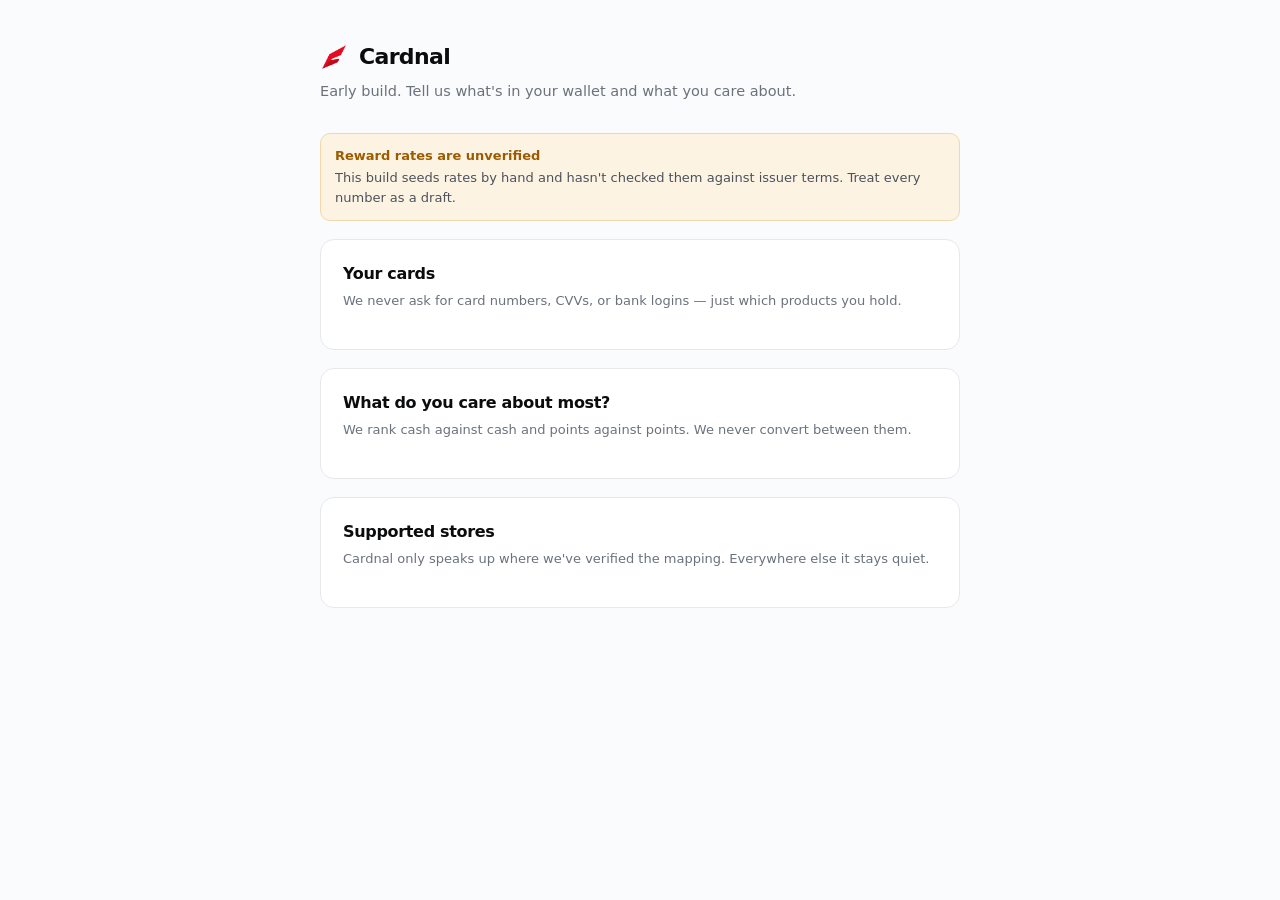
<file: Cardnal/Extension Design/ext-v01/src/options.html>
<!DOCTYPE html>
<html lang="en"><head><meta charset="UTF-8"><title>Cardnal — Setup</title>
<style>
:root{--red:#E60B21;--red-50:#FFF1F2;--red-200:#FFC5CB;--red-700:#A80A18;
--ink-50:#F7F8F9;--ink-100:#EEF0F2;--ink-400:#9AA1AB;--ink-500:#6B727C;--ink-600:#4C525A;--ink-950:#0B0C0E;
--line:#E6E8EC;--line-strong:#D3D8DF;--green-text:#097A44;--green-bg:#E9F8F0;
--sans:ui-sans-serif,system-ui,-apple-system,"Segoe UI",Roboto,sans-serif;--mono:ui-monospace,Menlo,monospace}
*{box-sizing:border-box;margin:0;padding:0}
body{font-family:var(--sans);color:var(--ink-950);background:#FAFBFC;line-height:1.55;padding:40px 20px}
.wrap{max-width:640px;margin:0 auto}
.hd{display:flex;align-items:center;gap:11px;margin-bottom:6px}
.hd img{width:28px;height:28px} .hd b{font-size:22px;letter-spacing:-.03em}
.sub{color:var(--ink-500);font-size:14.5px;margin-bottom:30px}
.card{background:#fff;border:1px solid var(--line);border-radius:14px;padding:22px;margin-bottom:18px}
h2{font-size:16px;letter-spacing:-.02em;margin-bottom:4px}
.hint{font-size:13px;color:var(--ink-500);margin-bottom:16px}
.row{display:flex;align-items:center;gap:12px;padding:11px;border:1.5px solid var(--line);border-radius:10px;margin-bottom:8px;cursor:pointer}
.row:hover{border-color:var(--line-strong)}
.row.on{border-color:var(--red);background:var(--red-50)}
.chip{width:34px;height:23px;border-radius:4px;flex-shrink:0}
.row .t b{display:block;font-size:14px} .row .t span{font-size:12px;color:var(--ink-500)}
.box{margin-left:auto;width:20px;height:20px;border:1.5px solid var(--line-strong);border-radius:5px;display:grid;place-items:center;background:#fff;flex-shrink:0;font-size:13px;color:#fff}
.row.on .box{background:var(--red);border-color:var(--red)}
.radio .box{border-radius:50%}
.row.on.radio .box{background:#fff;border-color:var(--red);border-width:6px}
.status{font-size:13px;color:var(--green-text);background:var(--green-bg);border:1px solid #B9E7D0;border-radius:8px;padding:9px 12px;margin-top:14px;display:none}
.status.show{display:block}
.merchants{display:flex;flex-wrap:wrap;gap:7px;margin-top:4px}
.tag{font-family:var(--mono);font-size:11.5px;background:var(--ink-50);border:1px solid var(--line);border-radius:100px;padding:5px 11px;color:var(--ink-600)}
.meta{font-family:var(--mono);font-size:11px;color:var(--ink-400);margin-top:18px;text-align:center}
.warn{background:#FDF3E3;border:1px solid #F0D8AC;border-radius:10px;padding:12px 14px;font-size:13px;color:var(--ink-600);margin-bottom:18px}
.warn b{display:block;color:#9A5C00;margin-bottom:2px}
</style></head>
<body><div class="wrap">
  <div class="hd"><img src="../icons/icon48.png" alt=""><b>Cardnal</b></div>
  <p class="sub">Early build. Tell us what's in your wallet and what you care about.</p>

  <div class="warn"><b>Reward rates are unverified</b>
    This build seeds rates by hand and hasn't checked them against issuer terms. Treat every number as a draft.</div>

  <div class="card">
    <h2>Your cards</h2>
    <p class="hint">We never ask for card numbers, CVVs, or bank logins — just which products you hold.</p>
    <div id="cards"></div>
    <div class="status" id="cardStatus"></div>
  </div>

  <div class="card">
    <h2>What do you care about most?</h2>
    <p class="hint">We rank cash against cash and points against points. We never convert between them.</p>
    <div id="prefs"></div>
    <div class="status" id="prefStatus"></div>
  </div>

  <div class="card">
    <h2>Supported stores</h2>
    <p class="hint">Cardnal only speaks up where we've verified the mapping. Everywhere else it stays quiet.</p>
    <div class="merchants" id="merchants"></div>
  </div>

  <p class="meta" id="meta"></p>
</div>
<script type="module" src="options.js"></script>
</body></html>
</file>
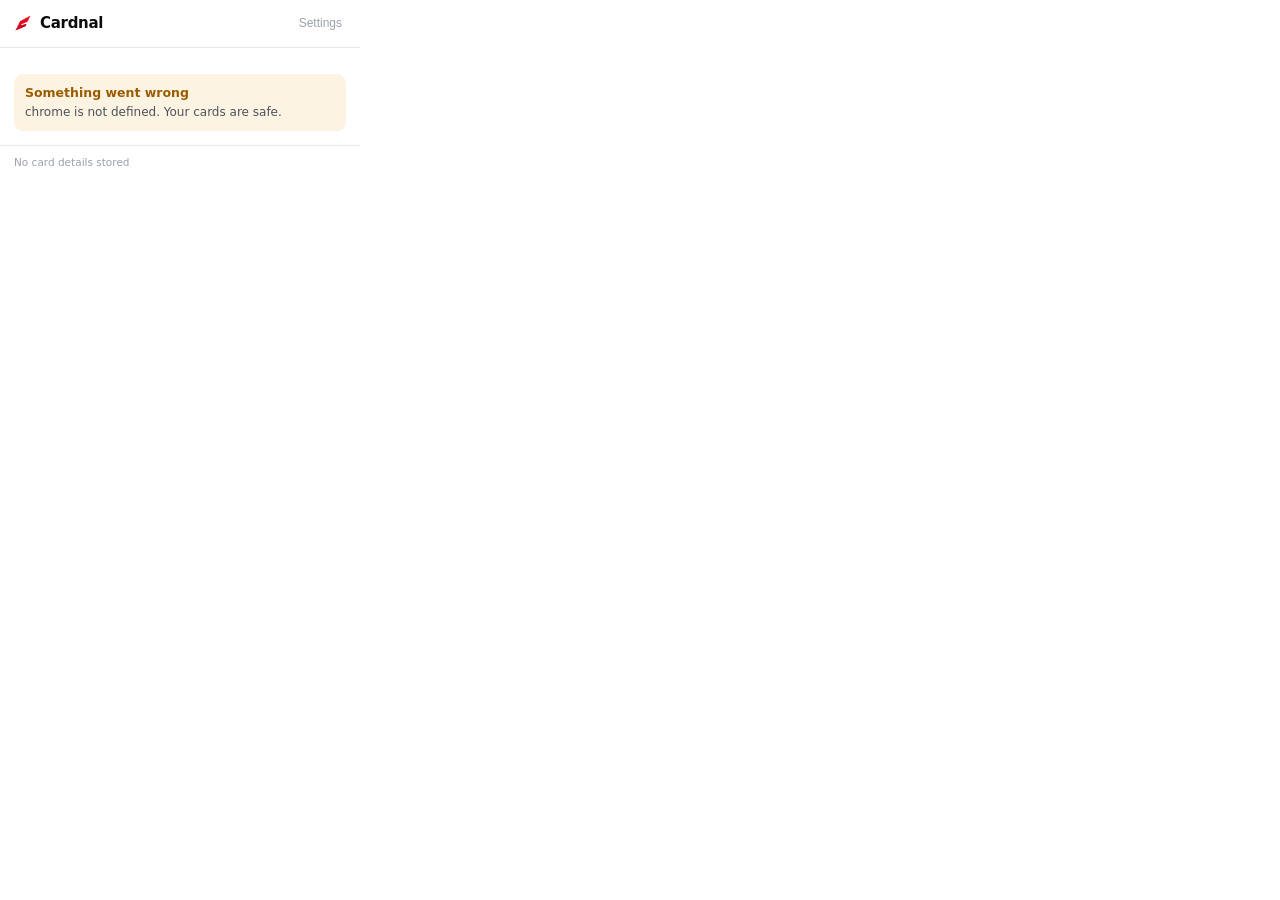
<file: Cardnal/Extension Design/ext-v01/src/popup.html>
<!DOCTYPE html>
<html lang="en">
<head>
<meta charset="UTF-8">
<style>
:root{
  --red:#E60B21; --red-50:#FFF1F2; --red-200:#FFC5CB; --red-700:#A80A18;
  --ink-50:#F7F8F9; --ink-100:#EEF0F2; --ink-400:#9AA1AB; --ink-500:#6B727C;
  --ink-600:#4C525A; --ink-950:#0B0C0E;
  --line:#E6E8EC; --line-strong:#D3D8DF;
  --green:#0E9F5B; --green-text:#097A44; --green-bg:#E9F8F0;
  --amber-text:#9A5C00; --amber-bg:#FDF3E3;
  --info:#1B63C7; --info-bg:#EBF2FD;
  --sans: ui-sans-serif, system-ui, -apple-system, "Segoe UI", Roboto, sans-serif;
  --mono: ui-monospace, SFMono-Regular, Menlo, monospace;
}
*{box-sizing:border-box;margin:0;padding:0}
body{width:360px;font-family:var(--sans);color:var(--ink-950);background:#fff;font-size:14px;line-height:1.5}
.hd{display:flex;align-items:center;gap:8px;padding:12px 14px;border-bottom:1px solid var(--line)}
.hd img{width:18px;height:18px}
.hd b{font-size:15px;letter-spacing:-.02em}
.hd .gear{margin-left:auto;background:none;border:0;cursor:pointer;color:var(--ink-400);padding:4px;border-radius:6px;font-size:12px}
.hd .gear:hover{background:var(--ink-100);color:var(--ink-600)}
.bd{padding:14px}

.merchant{display:flex;align-items:center;gap:10px;padding-bottom:12px;border-bottom:1px solid var(--line);margin-bottom:13px}
.merchant .lb{font-size:11.5px;color:var(--ink-500)}
.merchant .nm{font-size:17px;font-weight:700;letter-spacing:-.02em}
.merchant .tile{margin-left:auto;width:34px;height:34px;border-radius:9px;display:grid;place-items:center;font-weight:800;font-size:15px;color:#fff;background:var(--ink-400)}

.eyebrow{font-size:11px;font-weight:700;color:var(--red);margin-bottom:7px;text-transform:uppercase;letter-spacing:.06em}

.win{background:#12141A;border-radius:14px;padding:14px;color:#fff;margin-bottom:6px}
.win .top{display:flex;justify-content:space-between;align-items:flex-start;gap:8px;margin-bottom:8px}
.win .nm{font-size:15px;font-weight:600}
.win .iss{font-size:11px;color:rgba(255,255,255,.5);margin-top:1px}
.win .rate{display:flex;align-items:flex-end;gap:7px}
.win .rate b{font-size:34px;font-weight:800;line-height:1;color:#2BD97C;letter-spacing:-.03em}
.win .rate i{font-style:normal;font-size:12px;color:rgba(255,255,255,.6);padding-bottom:4px}
.win .why{font-size:12px;color:rgba(255,255,255,.62);border-top:1px solid rgba(255,255,255,.1);padding-top:10px;margin-top:11px}

.grouphd{font-size:10.5px;font-weight:700;letter-spacing:.09em;text-transform:uppercase;color:var(--ink-400);margin:14px 0 6px}
.row{display:flex;align-items:center;gap:9px;padding:7px 0;border-bottom:1px solid var(--line)}
.row:last-child{border-bottom:0}
.row .chip{width:24px;height:16px;border-radius:3px;flex-shrink:0;background:var(--ink-400)}
.row .t{font-size:12.5px}
.row .sub{font-size:10.5px;color:var(--ink-400)}
.row .v{margin-left:auto;font-family:var(--mono);font-size:12px;font-weight:600}
.row.first .v{color:var(--green-text)}

.note{border-radius:9px;padding:10px 11px;font-size:12px;line-height:1.45;margin-top:12px}
.note b{display:block;font-size:12.5px;margin-bottom:2px}
.note.info{background:var(--info-bg);color:var(--ink-600)} .note.info b{color:var(--info)}
.note.amber{background:var(--amber-bg);color:var(--ink-600)} .note.amber b{color:var(--amber-text)}
.note.plain{background:var(--ink-50);color:var(--ink-600)} .note.plain b{color:var(--ink-950)}

.empty{text-align:center;padding:26px 12px}
.empty h3{font-size:15px;margin-bottom:5px}
.empty p{font-size:12.5px;color:var(--ink-500);margin-bottom:14px}

.btn{font-family:var(--sans);font-size:13px;font-weight:600;padding:9px 14px;border-radius:9px;border:1.5px solid var(--line-strong);background:#fff;cursor:pointer;width:100%}
.btn:hover{background:var(--ink-50)}
.btn-p{background:var(--red);border-color:var(--red);color:#fff}
.btn-p:hover{background:var(--red-700)}

.ft{border-top:1px solid var(--line);padding:9px 14px;display:flex;align-items:center;gap:6px;font-size:10.5px;color:var(--ink-400)}
.ft .pref{margin-left:auto;font-family:var(--mono)}
.skel{background:var(--ink-100);border-radius:5px;height:12px;margin-bottom:7px}
</style>
</head>
<body>
  <div class="hd">
    <img src="../icons/icon32.png" alt="">
    <b>Cardnal</b>
    <button class="gear" id="settings">Settings</button>
  </div>
  <div class="bd" id="root">
    <div class="skel" style="width:50%"></div>
    <div class="skel" style="width:80%"></div>
    <div class="skel" style="height:90px"></div>
  </div>
  <div class="ft">
    <span>No card details stored</span>
    <span class="pref" id="prefLabel"></span>
  </div>
  <script type="module" src="popup.js"></script>
</body>
</html>
</file>
<file: extension/popup.css>
body{font:14px system-ui,sans-serif;width:320px;padding:18px;margin:0;color:#181818;background:white}h1{color:#e60b21;font-size:30px;margin:0}h2{font-size:18px;margin-top:24px}label.card{display:flex;align-items:center;gap:10px;padding:12px 0;border-bottom:1px solid #eee}input{accent-color:#e60b21}select{display:block;width:100%;padding:10px;margin-top:8px;border:1px solid #ddd;border-radius:8px;background:white}label[for]{display:block;margin-top:20px}small{color:#666}#status{color:#555}
</file>
